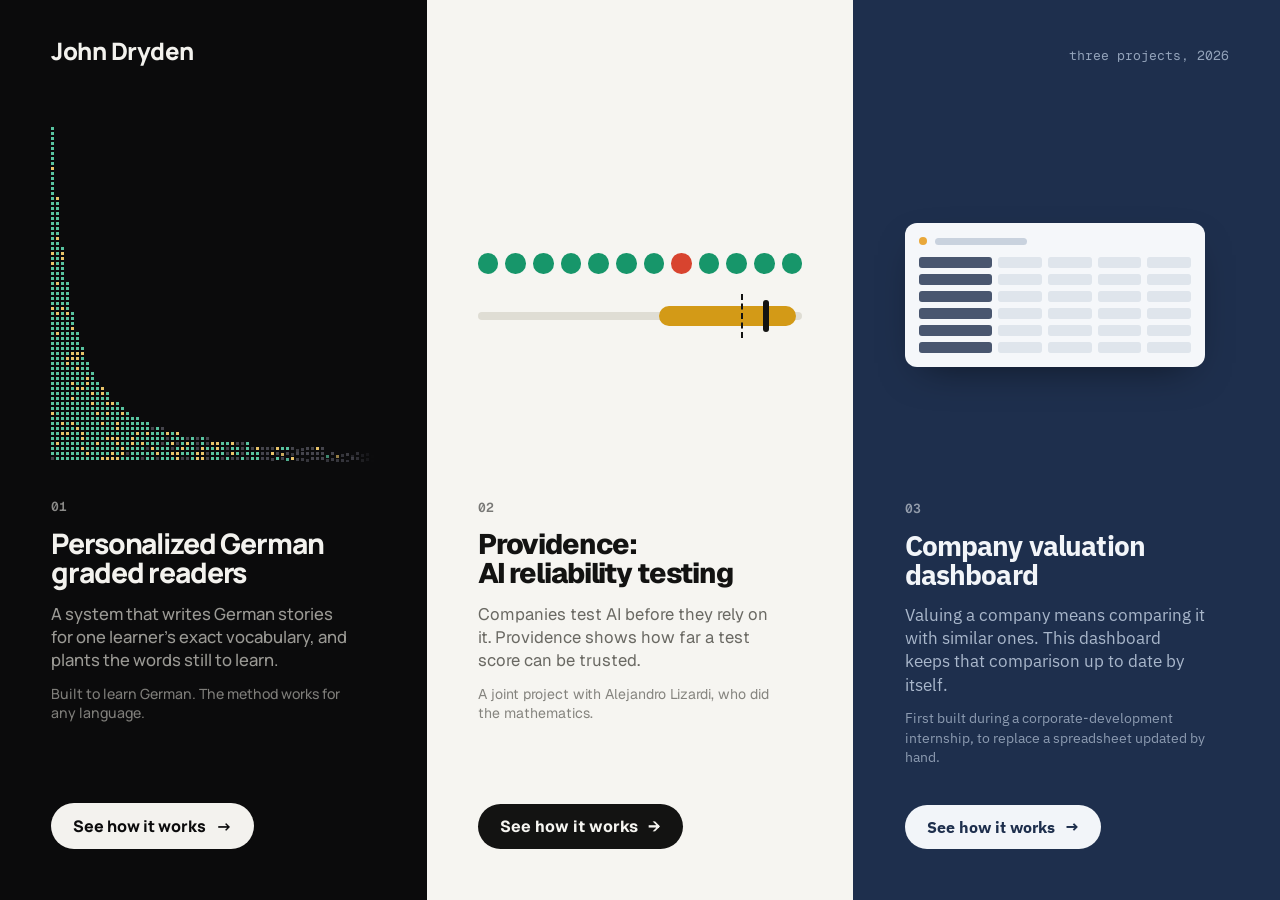
<file: index.html>
<!doctype html>
<html lang="en">
<head>
<meta charset="utf-8">
<meta name="viewport" content="width=device-width, initial-scale=1">
<title>John Dryden</title>
<meta name="description" content="Three projects from 2026: German stories built from the words a learner knows, Providence, a tool that shows how far an AI test score can be trusted, and a dashboard that values a company by comparing it with similar ones.">
<meta property="og:title" content="John Dryden: three projects from 2026">
<meta property="og:description" content="Personalized German graded readers, Providence, and a company valuation dashboard. Each one is a two-minute walkthrough.">
<meta property="og:type" content="website">
<meta property="og:url" content="https://john-dryden.github.io/">
<meta property="og:image" content="https://john-dryden.github.io/og.png">
<meta name="twitter:card" content="summary_large_image">
<link rel="preconnect" href="https://fonts.googleapis.com">
<link rel="preconnect" href="https://fonts.gstatic.com" crossorigin>
<link rel="stylesheet" href="https://fonts.googleapis.com/css2?family=Geist:wght@400;500;700;800&family=Geist+Mono:wght@400;600&family=IBM+Plex+Sans:wght@400;600;700&family=Manrope:wght@500;800&display=swap">
<style>
/* The front door: one half per project, each in the look of its own walkthrough. */
:root { --pad: clamp(20px, 4vw, 56px); --narrow: calc(100vw / 3.16 - 2 * var(--pad));   /* --narrow: the text width of a door at its narrowest (another door hovered) */
  --dark: #0b0b0c; --dark-fg: #f3f2ee; --dark-soft: #9b9a95; --light: #f6f5f1; --ink: #131312; --soft: #6a6963;
  --pass: #17966a; --fail: #d8442f; --open: #d39a17; --ease: cubic-bezier(.2,.7,.2,1); }
* { box-sizing: border-box; }
html, body { height: 100%; }
body { margin: 0; background: var(--dark); font-family: "Geist", "Helvetica Neue", Arial, sans-serif; -webkit-font-smoothing: antialiased; }
.doors { min-height: 100%; display: flex; }
.door { position: relative; flex: 1 1 0; min-width: 0; display: flex; flex-direction: column; padding: var(--pad); padding-top: clamp(84px, 14vh, 130px); text-decoration: none; overflow: hidden; transition: flex-grow .6s var(--ease); }
.door:hover, .door:focus-visible { flex-grow: 1.16; outline: 0; }
.door.de { background: var(--dark); color: var(--dark-fg); font-family: "Manrope", "Helvetica Neue", Arial, sans-serif; }
.door.pv { background: var(--light); color: var(--ink); }
.door.va { background: #1E2F4D; color: #f2f5f9; font-family: "IBM Plex Sans", "Helvetica Neue", Arial, sans-serif; }
.va h2 { font-weight: 700; letter-spacing: -.03em; } .va p { color: #a9b7cb; } .va .go { background: #f2f5f9; color: #1E2F4D; font-weight: 700; }
.art { position: relative; flex: 1 1 0; min-height: 110px; max-height: 46vh; margin-bottom: clamp(22px, 4vh, 40px); pointer-events: none; }
.de .art canvas { position: absolute; inset: 0; width: 100%; height: 100%; }
.door > .num { margin-top: auto; }
.num { font: 600 13px "Geist Mono", ui-monospace, Consolas, monospace; opacity: .55; margin-bottom: 14px; }
h2 { margin: 0; font-weight: 800; font-size: clamp(20px, calc(var(--narrow) / 10.7), 46px); line-height: 1.04; letter-spacing: -.04em; white-space: nowrap; }
.door p { margin: 14px 0 0; font-size: clamp(15px, 1.3vw, 19px); line-height: 1.4; width: min(34ch, var(--narrow)); }
.de p { color: var(--dark-soft); font-weight: 500; } .pv p { color: var(--soft); }
.why { display: block; margin-top: 12px; font-size: clamp(13px, 1.1vw, 15px); opacity: .8; }
.go { display: inline-flex; align-items: center; gap: 10px; margin-top: clamp(20px, 4vh, 36px); font-weight: 800; font-size: 16px; border-radius: 999px; padding: 12px 22px; align-self: flex-start; transition: transform .25s var(--ease); }
.de .go { background: var(--dark-fg); color: var(--dark); } .pv .go { background: var(--ink); color: var(--light); font-weight: 700; }
.go i { font-style: normal; transition: transform .25s var(--ease); } .door:hover .go i, .door:focus-visible .go i { transform: translateX(5px); }

/* the name sits across the top of both halves */
.top { position: fixed; z-index: 2; top: 0; left: 0; right: 0; display: flex; justify-content: space-between; align-items: baseline; padding: clamp(18px, 3vw, 34px) clamp(20px, 4vw, 56px); pointer-events: none; }
.top b { font: 800 clamp(18px, 1.9vw, 24px) "Manrope", sans-serif; letter-spacing: -.02em; color: var(--dark-fg); }
.top span { font: 400 13px "Geist Mono", ui-monospace, Consolas, monospace; color: #93a3ba; }

/* Providence half: twelve answers and the range around their score, narrowing and widening */
.pv .art { display: flex; flex-direction: column; justify-content: center; gap: 22px; }
.qs { display: grid; grid-template-columns: repeat(12, minmax(0, 30px)); gap: 7px; }
.qs i { aspect-ratio: 1; border-radius: 50%; background: var(--pass); } .qs i:nth-child(8) { background: var(--fail); }
.scale { position: relative; height: 40px; }
.scale .track { position: absolute; left: 0; right: 0; top: 16px; height: 8px; border-radius: 4px; background: #dfddd4; }
.scale .range { position: absolute; top: 10px; height: 20px; border-radius: 10px; left: 55.8%; width: 42.4%; background: var(--open); }
.pv.run .scale .range { animation: narrow 5.6s var(--ease) 1; }
.scale .point { position: absolute; top: 4px; left: 89%; width: 6px; height: 32px; margin-left: -3px; border-radius: 3px; background: var(--ink); }
.scale .target { position: absolute; top: -2px; height: 44px; left: 81.25%; border-left: 2px dashed var(--ink); }
/* valuation third: a small table on a light card whose cells fill themselves in */
.va .art { display: flex; flex-direction: column; justify-content: center; }
.mini { width: min(100%, 300px); background: #f5f7fa; border-radius: 12px; padding: 14px; box-shadow: 0 14px 40px -18px rgba(0,0,0,.6); }
.mini-top { display: flex; align-items: center; gap: 8px; margin-bottom: 12px; } .mini-top i { width: 8px; height: 8px; border-radius: 50%; background: #E9A83A; } .va.run .mini-top i { animation: live 5s linear 1; } .mini-top b { height: 7px; width: 34%; border-radius: 4px; background: #c9d2de; }
.cells { display: grid; grid-template-columns: 1.7fr repeat(4, 1fr); gap: 6px; }
.cells i { height: 11px; border-radius: 3px; background: #dfe5ec; } .cells i.name { background: #1E2F4D; opacity: .8; }
.va.run .cells i:not(.name) { animation: fillc 5s linear 1; animation-delay: calc(var(--i) * 45ms); }
@keyframes fillc { 0% { background: #dfe5ec; } 4% { background: #7fb2d6; } 10%, 80% { background: #2C6E9B; } 100% { background: #dfe5ec; } }
@keyframes live { 0%, 8% { background: #E9A83A; } 30%, 84% { background: #2D7A4E; } 100% { background: #E9A83A; } }
@keyframes narrow { 0%, 4% { left: 55.8%; width: 42.4%; background: var(--open); } 34%, 74% { left: 82.6%; width: 8.4%; background: var(--pass); } 100% { left: 55.8%; width: 42.4%; background: var(--open); } }

@media (max-width: 760px) {
  .doors { flex-direction: column; } .door { padding-top: 0; min-height: 50vh; justify-content: flex-end; } .door > .num { margin-top: 0; }
  .door.de { padding-top: 74px; } .door .art { display: none; } .door:hover { flex-grow: 1; } .door { min-height: 0; padding-bottom: 34px; } .door.pv, .door.va { padding-top: 34px; }
  .top span { display: none; } h2 { font-size: 27px; } .door p { width: auto; max-width: 34ch; }
}
@media (prefers-reduced-motion: reduce) { * { transition: none !important; animation: none !important; } }
</style>
</head>
<body>
<header class="top"><b>John Dryden</b><span>three projects, 2026</span></header>
<main class="doors">
  <a class="door de" href="reader/index.html?v=20261116j">
    <div class="art" aria-hidden="true"><canvas id="curve"></canvas></div>
    <span class="num">01</span>
    <h2>Personalized German<br>graded readers</h2>
    <p>A system that writes German stories for one learner's exact vocabulary, and plants the words still to learn.
      <span class="why">Built to learn German. The method works for any language.</span></p>
    <span class="go">See how it works <i>&rarr;</i></span>
  </a>
  <a class="door pv" href="providence/index.html?v=20261116j">
    <div class="art" aria-hidden="true">
      <div class="qs"><i></i><i></i><i></i><i></i><i></i><i></i><i></i><i></i><i></i><i></i><i></i><i></i></div>
      <div class="scale"><div class="track"></div><div class="range"></div><div class="target"></div><div class="point"></div></div>
    </div>
    <span class="num">02</span>
    <h2>Providence:<br>AI reliability testing</h2>
    <p>Companies test AI before they rely on it. Providence shows how far a test score can be trusted.
      <span class="why">A joint project with Alejandro Lizardi, who did the mathematics.</span></p>
    <span class="go">See how it works <i>&rarr;</i></span>
  </a>
  <a class="door va" href="valuation/index.html?v=20261116j">
    <div class="art" aria-hidden="true">
      <div class="mini"><div class="mini-top"><i></i><b></b></div><div class="cells" id="cells"></div></div>
    </div>
    <span class="num">03</span>
    <h2>Company valuation<br>dashboard</h2>
    <p>Valuing a company means comparing it with similar ones. This dashboard keeps that comparison up to date by itself.
      <span class="why">First built during a corporate-development internship, to replace a spreadsheet updated by hand.</span></p>
    <span class="go">See how it works <i>&rarr;</i></span>
  </a>
</main>
<script>
/* The German half: every word as a dot, most common on the left, the way the walkthrough draws it.
   Green = well remembered, amber = fading, dark = not learned yet. A drawing of the idea, not data. */
(function () {   // door 3: the cells of the small table
  var g = document.getElementById("cells"), h = "";
  for (var r = 0; r < 6; r++) for (var c = 0; c < 5; c++) h += c ? '<i style="--i:' + (r * 4 + c) + '"></i>' : '<i class="name"></i>';
  g.innerHTML = h;
})();
(function () {
  /* Drawn straight onto the screen's own pixels: the canvas is always exactly as many pixels as it covers, so it is
     never stretched (a door changes width when any door is hovered), and every dot is a whole number of pixels with
     a whole-pixel gap, at any display scaling or zoom. The picture is laid out once for the widest the door gets;
     a narrower door shows a little less of the tail. */
  var cv = document.getElementById("curve"), cx = cv.getContext("2d"), art = cv.parentNode, door = art.parentNode;
  var G = null, W = 0, H = 0, D = window.devicePixelRatio || 1, t0 = performance.now(), raf = 0;
  var still = window.matchMedia("(prefers-reduced-motion: reduce)").matches; if (still) t0 = -1e6;
  function shape(x) { return 0.012 + 0.988 / Math.pow(1 + x / 0.085, 1.6); }
  function rnd(i) { var s = Math.sin(i * 12.9898) * 43758.5453; return s - Math.floor(s); }
  // what a dot is: 0 not learned yet, 1 fading, 2 well remembered. `changed` holds the dots the animation has changed.
  var COL = ["#45454d", "#e9c46a", "#58c4a0"], RGB = [[69, 69, 77], [233, 196, 106], [88, 196, 160]], NEW = [143, 193, 255], GLOW = [198, 244, 226], changed = {}, moving = {};
  function state(c, r, x) {
    var k = c * 977 + r * 131; if (changed[k]) return changed[k] - 1;
    var known = rnd(k) > Math.pow(Math.max(0, (x - 0.12) / 0.7), 1.5), weak = rnd(k + 7) < 0.1 + x * 0.5;
    return known ? (weak ? 1 : 2) : 0;
  }
  function blend(a, b, t) { return "rgb(" + Math.round(a[0] + (b[0] - a[0]) * t) + "," + Math.round(a[1] + (b[1] - a[1]) * t) + "," + Math.round(a[2] + (b[2] - a[2]) * t) + ")"; }
  /* One cycle: a handful of dots, one after another, slowly brighten above the rest and settle again. Five known
     words glow, one word not learned yet turns the colour of a new word and then green, one fading word is
     refreshed and one other begins to fade, so the picture keeps its balance. Slow and sparse on purpose: the
     first version (some thirty quick white flashes every three seconds) read as glitter. */
  function cycle(done) {
    if (!G || !W || !H || still) { done(); return; }
    var cell = G.cell, rows = Math.floor(H / cell), dark = [], fading = [], firm = [], now = performance.now(), i;
    var seen = Math.min(G.cols, Math.floor((W - G.s) / cell));          // only dots that are on screen right now
    for (var c = 0; c < seen; c++) {
      var x = c / (G.cols - 1), hgt = Math.max(1, Math.round(rows * shape(x)));
      for (var r = 0; r < hgt; r++) { var k = c * 977 + r * 131, st = state(c, r, x); if (moving[k]) continue;
        (st === 0 ? dark : st === 1 ? fading : firm).push([rnd(k + 11 + turn) + (st === 0 ? x * 1.5 : 0), k]); }
    }
    turn += 17;
    var by = function (a, b) { return a[0] - b[0]; }; dark.sort(by); fading.sort(by); firm.sort(by);
    function go(list, n, make) { for (i = 0; i < Math.min(n, list.length); i++) { var m = make(list[i], i); moving[list[i][1]] = m; if (m.to !== m.from) changed[list[i][1]] = m.to + 1; } }
    go(firm, 5, function (f, j) { return { t0: now + 200 + j * 720, from: 2, to: 2, lit: GLOW, up: 700, hold: 600, down: 1500, grow: 1 }; });            // known words, one after another
    if (dark.length > 40) go(dark, 1, function () { return { t0: now + 1500, from: 0, to: 2, lit: NEW, up: 800, hold: 1700, down: 1600, grow: 1 }; });   // a new word
    go(fading, 1, function () { return { t0: now + 2600, from: 1, to: 2, lit: GLOW, up: 800, hold: 500, down: 1500, grow: 1 }; });                        // refreshed
    go(firm.slice(5), 1, function () { return { t0: now + 3200, from: 2, to: 1, lit: RGB[2], up: 1, hold: 200, down: 2400, grow: 0 }; });                 // starting to fade
    if (!raf) raf = requestAnimationFrame(draw);
    setTimeout(done, 6200 + 3000);                                       // the cycle, then a quiet pause before the next one
  }
  var turn = 0;
  function plan() {
    var d = D, cs = getComputedStyle(door), n = door.parentNode.children.length;
    var total = door.parentNode.clientWidth, pad = parseFloat(cs.paddingLeft) + parseFloat(cs.paddingRight);
    var rest = total / n - pad, widest = total * 1.16 / (n - 1 + 1.16) - pad;
    var cell = Math.max(Math.round(5 * d), Math.round(rest * d / 110)), gap = Math.max(2, Math.round(cell * 0.4));
    G = { d: d, cell: cell, s: cell - gap, cols: Math.max(2, Math.floor(widest * d / cell)) };
  }
  function draw() {
    raf = 0; if (!G || !W || !H) return;
    var now = performance.now(), el = now - t0, busy = false, cell = G.cell, s = G.s, gapPx = cell - s, rows = Math.floor(H / cell);
    cx.clearRect(0, 0, W, H);
    for (var c = 0; c < G.cols; c++) {
      var edge = Math.min(1, (W - c * cell - s) / (cell * 5)); if (edge <= 0) break;      // the last few columns fade out at the door's edge
      var x = c / (G.cols - 1), hgt = Math.max(1, Math.round(rows * shape(x)));
      for (var r = 0; r < hgt; r++) {
        var k = c * 977 + r * 131, a = Math.max(0, Math.min(1, (el - x * 700 - rnd(k + 3) * 300) / 500));
        if (a < 1) busy = true; if (!a) continue;
        var st = state(c, r, x), m = moving[k], grow = 0, col = COL[st];
        if (m) {                                  // a dot in the middle of changing: it lights up, holds, then settles
          var t = now - m.t0;
          if (t >= m.up + m.hold + m.down) { delete moving[k]; }
          else if (t >= 0) {
            busy = true;
            var up = Math.min(1, t / m.up), dn = Math.max(0, Math.min(1, (t - m.up - m.hold) / m.down));
            col = dn > 0 ? blend(m.lit, RGB[m.to], dn) : blend(RGB[m.from], m.lit, up);
            grow = m.grow ? Math.round((up - dn) * Math.max(1, gapPx / 2)) : 0;
          } else { busy = true; col = COL[m.from]; }
        }
        cx.globalAlpha = a * edge; cx.fillStyle = col;
        cx.fillRect(c * cell - grow, H - (r + 1) * cell + Math.round((1 - a) * 8 * G.d) - grow, s + 2 * grow, s + 2 * grow);
      }
    }
    cx.globalAlpha = 1; if (busy && !raf) raf = requestAnimationFrame(draw);
  }
  function fit(es) {
    var e = es[0], d = window.devicePixelRatio || 1, w, h;
    if (e.devicePixelContentBoxSize) { w = e.devicePixelContentBoxSize[0].inlineSize; h = e.devicePixelContentBoxSize[0].blockSize; }
    else { w = Math.round(e.contentRect.width * d); h = Math.round(e.contentRect.height * d); }
    if (w !== W || h !== H) { W = w; H = h; cv.width = w; cv.height = h; }
    if (e.contentRect.width > 0) d = w / e.contentRect.width;      // the real number of screen pixels per unit, measured
    if (!G || Math.abs(D - d) > 0.01) { D = d; plan(); }
    draw();
  }
  window.__curveCycle = cycle;
  plan();
  var ro = new ResizeObserver(fit);
  try { ro.observe(art, { box: "device-pixel-content-box" }); } catch (err) { ro.observe(art); }
  window.addEventListener("resize", function () { plan(); draw(); });
})();

/* The three titles start on one line across the page: the text under each title is given the height of the longest of the three. */
(function () {
  var ps = [].slice.call(document.querySelectorAll(".door p"));
  function level() {
    ps.forEach(function (p) { p.style.minHeight = ""; });
    if (window.innerWidth <= 760) return;
    var h = Math.max.apply(null, ps.map(function (p) { return p.getBoundingClientRect().height; }));
    ps.forEach(function (p) { p.style.minHeight = Math.ceil(h) + "px"; });
  }
  level(); window.addEventListener("resize", level); window.addEventListener("load", level);
  if (document.fonts && document.fonts.ready) document.fonts.ready.then(level);
})();

/* Each door's picture moves only while the pointer (or keyboard focus) is on that door. A cycle that has started
   always runs to its end, and a new one starts only if the pointer is still there. Without a mouse it just loops. */
(function () {
  var noHover = window.matchMedia("(hover: none)").matches;
  function wire(door, start) {
    var over = noHover, running = false;
    function run() { if (running || !over) return; running = true; start(function () { running = false; setTimeout(run, 700); }); }
    door.addEventListener("pointerenter", function () { over = true; run(); });
    door.addEventListener("pointerleave", function () { over = noHover; });
    door.addEventListener("focus", function () { over = true; run(); });
    door.addEventListener("blur", function () { over = noHover; });
    if (noHover) setTimeout(run, 1200);
  }
  function cssCycle(door, lastEl) {           // a cycle made of CSS animations: runs while the door has the class, ends with its last element
    return function (done) {
      var end = function (e) { if (e.target !== lastEl) return; lastEl.removeEventListener("animationend", end); door.classList.remove("run"); done(); };
      lastEl.addEventListener("animationend", end); door.classList.add("run");
    };
  }
  var de = document.querySelector(".door.de"), pv = document.querySelector(".door.pv"), va = document.querySelector(".door.va");
  wire(de, function (done) { window.__curveCycle(done); });
  wire(pv, cssCycle(pv, pv.querySelector(".range")));
  wire(va, cssCycle(va, va.querySelector(".cells i:last-child")));
})();
</script>
</body>
</html>
</file>
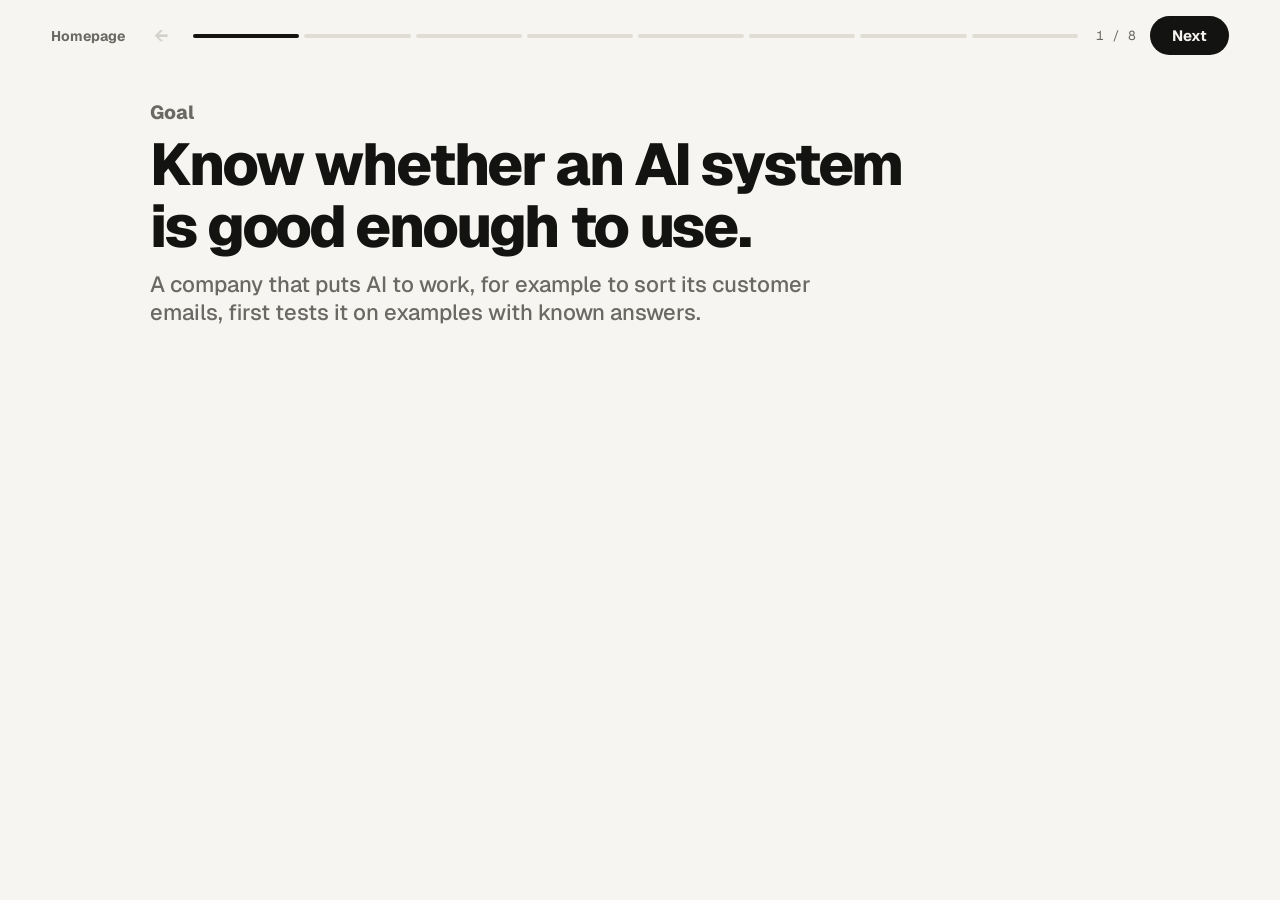
<file: providence/index.html>
<!doctype html>
<html lang="en">
<head>
<meta charset="utf-8">
<meta name="viewport" content="width=device-width, initial-scale=1">
<title>Providence</title>
<meta name="description" content="Providence shows how far an AI test score can be trusted.">
<link rel="preconnect" href="https://fonts.googleapis.com">
<link rel="preconnect" href="https://fonts.gstatic.com" crossorigin>
<link rel="stylesheet" href="https://fonts.googleapis.com/css2?family=Geist:wght@400;500;700;800&family=Geist+Mono:wght@400;600&display=swap">
<link rel="stylesheet" href="prov.css?v=20261116j">
</head>
<body>
<div class="stage" id="stage">
  <header class="bar">
    <a class="home" href="../index.html?v=20261116j" aria-label="Homepage"><span>Homepage</span></a>
    <button class="back" id="back" type="button" aria-label="Previous step">&larr;</button>
    <nav class="rail" id="rail" aria-label="Steps"></nav>
    <span class="count" id="count"></span>
    <button class="next" id="next" type="button">Next</button>
  </header>

  <div class="body">
    <div class="caps" id="caps"></div>

    <div class="viz" id="viz">

      <!-- steps 1-3: goal, problem, solution. Each step adds one line. -->
      <div class="view intro" id="v-intro">
        <div class="row" data-n="1"><span>Goal</span><h2>Know whether an AI system is good enough to use.</h2>
          <p>A company that puts AI to work, for example to sort its customer emails, first tests it on examples with known answers.</p></div>
        <div class="row" data-n="2"><span>Problem</span><h2>A score from a few examples can be luck.</h2>
          <p>11 of 12 correct is 92%. On 12 other examples, the same system could score much lower.</p></div>
        <div class="row" data-n="3"><span>Solution</span><h2>A tool that shows how far a score can be trusted.</h2>
          <p>It is called Providence.</p></div>
      </div>

      <!-- steps 4-6: the example, its score, the range around it, and what more questions do -->
      <div class="view meter" id="v-meter" data-mode="list" data-range="0" data-slider="0">
        <div class="field" id="field">
          <div class="qlist" id="qlist"></div>
          <div class="dots" id="dots" aria-hidden="true"></div>
        </div>
        <div class="readout"><b id="rate">92%</b><span id="frac">11 of 12 correct</span><i class="chip" id="verdict"></i></div>
        <div class="scale">
          <div class="track"></div>
          <div class="range" id="range"></div>
          <div class="point" id="point"></div>
          <div class="target" id="target"><span>target 85%</span></div>
          <span class="end lo" id="lo"></span><span class="end hi" id="hi"></span>
          <div class="ticks" id="ticks"></div>
        </div>
        <label class="slider"><input id="slide" type="range" min="12" max="400" step="4" value="12" aria-label="Number of test emails">
          <span><b id="nq">12</b> test emails</span></label>
      </div>

      <!-- step 7: the same test before and after an update -->
      <div class="view update" id="v-update">
        <div class="urow"><span class="ulabel">Before the update</span><div class="udots" id="uBefore"></div><span class="ufrac">16 of 16 correct</span></div>
        <div class="urow"><span class="ulabel">After the update</span><div class="udots" id="uAfter"></div><span class="ufrac" id="uFrac"></span></div>
        <div class="uverdict"><i class="chip on" id="uChip"></i><span id="uLine"></span></div>
        <label class="slider on"><input id="uSlide" type="range" min="6" max="16" step="1" value="16" aria-label="Correct answers after the update">
          <span>correct after the update: <b id="uN">16</b></span></label>
      </div>

      <!-- step 8: the dashboard, with example data -->
      <div class="view app" id="v-app">
        <div class="app-frame">
          <div class="app-bar"><i></i><i></i><i></i><span>Providence</span><a class="app-home" href="../index.html?v=20261116j">&larr; Homepage</a><button type="button" id="appFull">Full screen</button></div>
          <iframe id="appFrame" title="Providence dashboard, example data" data-src="demo/index.html?v=20261116j" loading="lazy"></iframe>
        </div>
      </div>
    </div>
  </div>
</div>
<script src="stats.js?v=20261116j"></script>
<script src="prov.js?v=20261116j"></script>
</body>
</html>
</file>
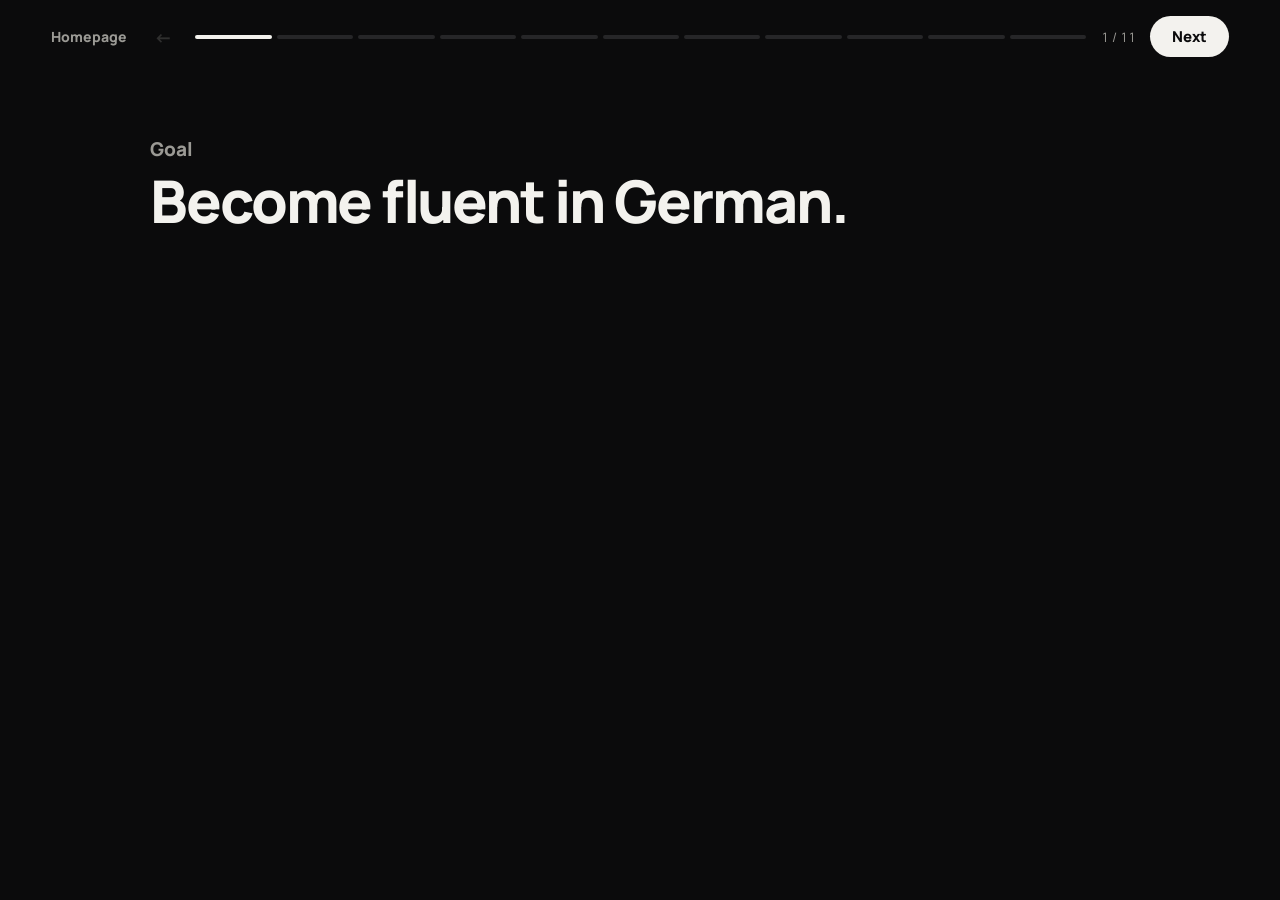
<file: reader/index.html>
<!doctype html>
<html lang="en">
<head>
<meta charset="utf-8">
<meta name="viewport" content="width=device-width, initial-scale=1">
<title>Personalized German graded readers</title>
<meta name="description" content="A system that writes a new German story every day and plants the words that still need learning.">
<link rel="preconnect" href="https://fonts.googleapis.com">
<link rel="preconnect" href="https://fonts.gstatic.com" crossorigin>
<link rel="stylesheet" href="https://fonts.googleapis.com/css2?family=Manrope:wght@500;800&family=Newsreader:opsz,wght@6..72,400;6..72,600&display=swap">
<link rel="stylesheet" href="walk.css?v=20261116j">
</head>
<body>
<div class="stage" id="stage">
  <header class="bar">
    <a class="home" href="../index.html?v=20261116j" aria-label="Homepage"><span>Homepage</span></a>
    <button class="back" id="back" type="button" aria-label="Previous step">&larr;</button>
    <nav class="rail" id="rail" aria-label="Steps"></nav>
    <span class="count" id="count"></span>
    <button class="next" id="next" type="button">Next</button>
  </header>

  <div class="caps" id="caps"></div>

  <div class="viz" id="viz">
    <canvas id="field" aria-hidden="true"></canvas>
    <div class="tip" id="tip" hidden></div>

    <!-- steps: goal, problem, solution. Each step adds one line. -->
    <div class="panel intro" id="intro">
      <div class="row" data-n="1"><span>Goal</span><h2>Become fluent in German.</h2></div>
      <div class="row" data-n="2"><span>Problem</span><h2>The more words you know, the rarer the next ones are.</h2>
        <p>Common words come up constantly, so they stick. Rare ones can go months without coming up.</p></div>
      <div class="row" data-n="3"><span>Solution</span><h2>A new story every day, written to include those rare words.</h2>
        <p>An automated system plants new and half-learned words, so they come up again and again.</p></div>
    </div>

    <!-- step: words in order of how common they are -->
    <div class="axis" id="axis"><span>&larr; most common words</span><span>rarest words &rarr;</span></div>

    <!-- steps: a sentence is assembled -->
    <p class="sentence" id="sentence" lang="de"></p>

    <!-- step: a page of the chapter -->
    <article class="panel page" id="page" lang="de">
      <p class="page-meta" lang="en">Sherlock Holmes · first chapter</p>
      <p>Es war ein glühend heißer Tag im August, so heiß, dass die Baker Street aussah wie ein Backofen, in dem jemand das Brot vergessen hatte. Die Sonne brannte auf die gelben Steine des Hauses gegenüber, und man konnte nicht hinsehen, ohne dass einem die Augen wehtaten. Im Winter standen dieselben Wände im Nebel wie etwas aus einem bösen Traum. Jetzt waren sie einfach nur hell.</p>
      <p>Wir hatten die [t1:Vorhänge] halb zugezogen. Holmes lag auf dem Sofa, zusammengerollt wie eine Katze, und las einen Brief, der mit der Morgenpost gekommen war. Er las ihn zum vierten Mal. Ich saß mit der Zeitung im Sessel und hatte nichts zu tun.</p>
      <p>Die Hitze [t2:machte] [t2:mir] [t2:nichts] aus. Ich war Militärarzt in Indien gewesen, und wer dort einen Sommer überlebt hat, dem [t3:macht] ein Londoner August nichts mehr [t3:aus]. Aber die Zeitung war langweilig. Das Parlament hatte Sommerpause. Wer es sich leisten konnte, hatte die Stadt verlassen und war ans Meer oder aufs Land gefahren, und ich wäre gern mitgefahren, aber mein Konto gab den nötigen Betrag nicht her. Ich ließ den Urlaub ausfallen und sagte mir, dass ich ihn im September [new:nachholen] würde. Das sagt man sich.</p>
    </article>

    <!-- step: the real reader -->
    <div class="panel app" id="app">
      <div class="app-frame">
        <div class="app-bar"><i></i><i></i><i></i><span>Lesezimmer</span><a class="app-home" href="../index.html?v=20261116j">&larr; Homepage</a><button type="button" id="appFull">Full screen</button></div>
        <iframe id="appFrame" title="Lesezimmer, the reader" data-src="../lesezimmer/index.html?v=20261116j" loading="lazy"></iframe>
      </div>
    </div>
  </div>
</div>

<script src="words.js?v=20261116j"></script>
<script src="walk.js?v=20261116j"></script>
</body>
</html>
</file>
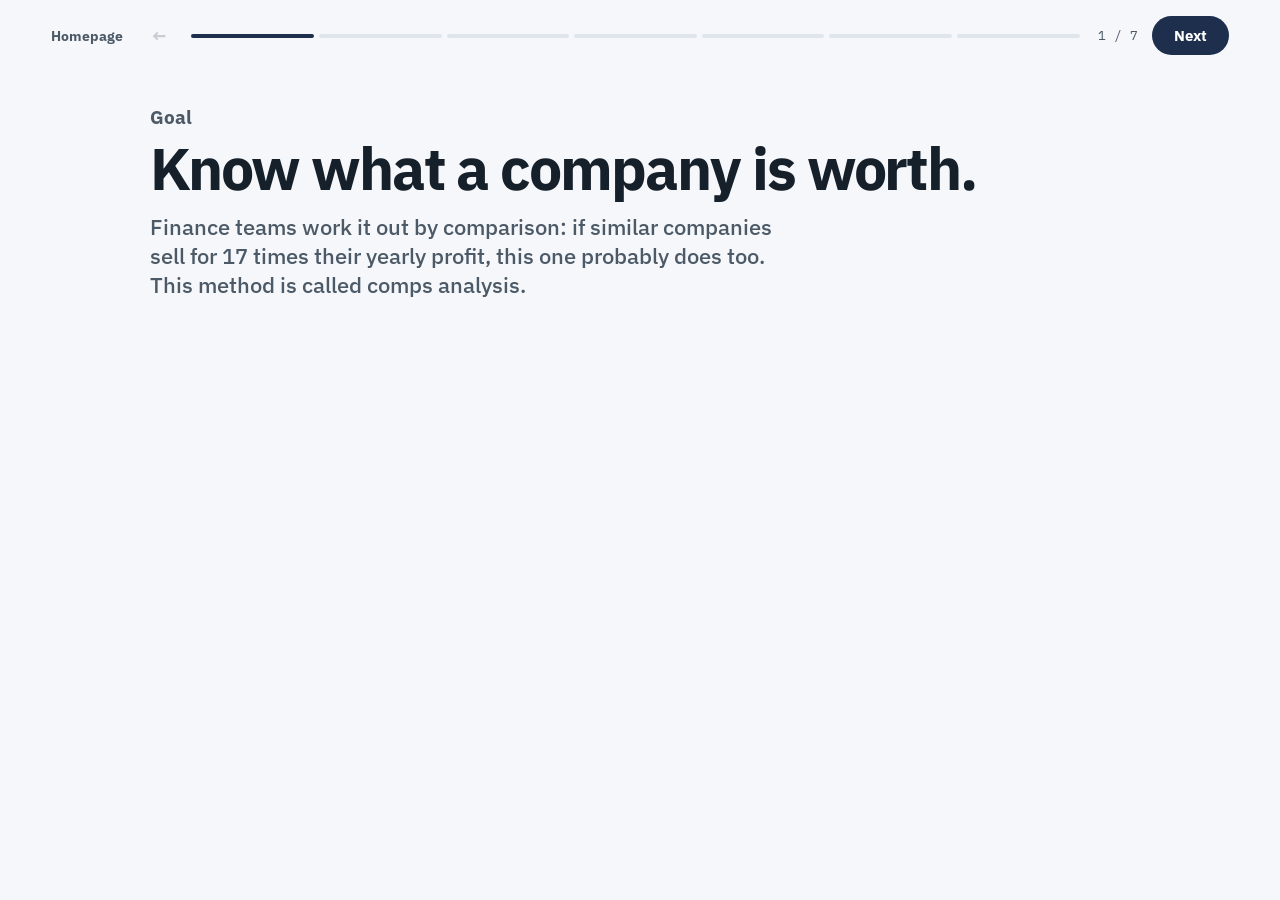
<file: valuation/index.html>
<!doctype html>
<html lang="en">
<head>
<meta charset="utf-8">
<meta name="viewport" content="width=device-width, initial-scale=1">
<title>Company valuation dashboard</title>
<meta name="description" content="A dashboard that keeps a company valuation up to date by itself. It replaced a spreadsheet that was updated by hand.">
<link rel="preconnect" href="https://fonts.googleapis.com">
<link rel="preconnect" href="https://fonts.gstatic.com" crossorigin>
<link rel="stylesheet" href="https://fonts.googleapis.com/css2?family=IBM+Plex+Mono:wght@400;600&family=IBM+Plex+Sans:wght@400;500;600;700&display=swap">
<link rel="stylesheet" href="val.css?v=20261116j">
</head>
<body>
<div class="stage" id="stage">
  <header class="bar">
    <a class="home" href="../index.html?v=20261116j" aria-label="Homepage"><span>Homepage</span></a>
    <button class="back" id="back" type="button" aria-label="Previous step">&larr;</button>
    <nav class="rail" id="rail" aria-label="Steps"></nav>
    <span class="count" id="count"></span>
    <button class="next" id="next" type="button">Next</button>
  </header>

  <div class="caps" id="caps"></div>

  <div class="viz" id="viz">
    <!-- steps 1-3: goal, problem, solution. Each step adds one line. -->
    <div class="view intro" id="v-intro">
      <div class="row" data-n="1"><span>Goal</span><h2>Know what a company is worth.</h2>
        <p>Finance teams work it out by comparison: if similar companies sell for 17 times their yearly profit, this one probably does too. This method is called comps analysis.</p></div>
      <div class="row" data-n="2"><span>Problem</span><h2>The comparison lived in one Excel file, updated by hand.</h2>
        <p>Share prices and forecasts change all the time. Every change meant typing new numbers into the file.</p></div>
      <div class="row" data-n="3"><span>Solution</span><h2>A dashboard that pulls the figures in by itself.</h2>
        <p>52 companies, always current, with the analysis built in.</p></div>
    </div>

    <!-- steps 4-5: the same table, first as the spreadsheet typed by hand, then as the dashboard filling itself -->
    <div class="view sheet" id="v-sheet">
      <div class="win" id="win" data-mode="before">
        <div class="chrome">
          <div class="ch xl"><span class="xl-ic" aria-hidden="true"></span><b>Comps.xlsx</b><span class="tally"><b id="tallyA">0</b> of 52 companies updated</span></div>
          <div class="ch db"><i class="gdot"></i><b>US Exchanges</b><span class="pill">9 of 52 companies shown</span><span class="chip" id="chip"><i></i><span><b id="tallyB">0</b> of 52 updated automatically</span></span></div>
        </div>
        <div class="fx"><span class="fx-ref" id="fxRef">B2</span><span class="fx-i">fx</span><span class="fx-v" id="fxVal"></span></div>
        <div class="grid" id="grid"></div>
      </div>
    </div>

    <!-- step 6: what the same figures feed, named after the dashboard's own tabs -->
    <div class="view extras" id="v-extras">
      <div class="card" data-k="1"><span class="tab">Analysis &amp; charts</span>
        <div class="card-v" id="chart"></div>
        <p>Each dot is a company. Above the line: expensive for how fast it grows.</p></div>
      <div class="card" data-k="2"><span class="tab">Valuation tool</span>
        <div class="card-v vt">
          <div class="vt-strip" id="strip"></div>
          <div class="vt-sum"><span>a company's yearly profit</span><b>$1.0bn</b><span>&times; the median of similar companies</span><b id="vtMed"></b><span>= what it is worth</span><b class="big" id="vtOut"></b></div>
        </div>
        <p>Enter any company's figures and it is valued against similar companies.</p></div>
      <div class="card" data-k="3"><span class="tab">Filings</span>
        <div class="card-v fl" id="filings"></div>
        <p>Every company's source documents, one click away.</p></div>
    </div>

    <!-- step 7: the dashboard itself -->
    <div class="view app" id="v-app">
      <div class="app-frame">
        <div class="app-bar"><i></i><i></i><i></i><span>Comparable Company Analysis</span><a class="app-home" href="../index.html?v=20261116j">&larr; Homepage</a><button type="button" id="appFull">Full screen</button></div>
        <iframe id="appFrame" title="Comparable company analysis dashboard" data-src="dashboard/index.html?v=20261116j" loading="lazy"></iframe>
      </div>
    </div>
  </div>
</div>
<script src="val.js?v=20261116j"></script>
</body>
</html>
</file>
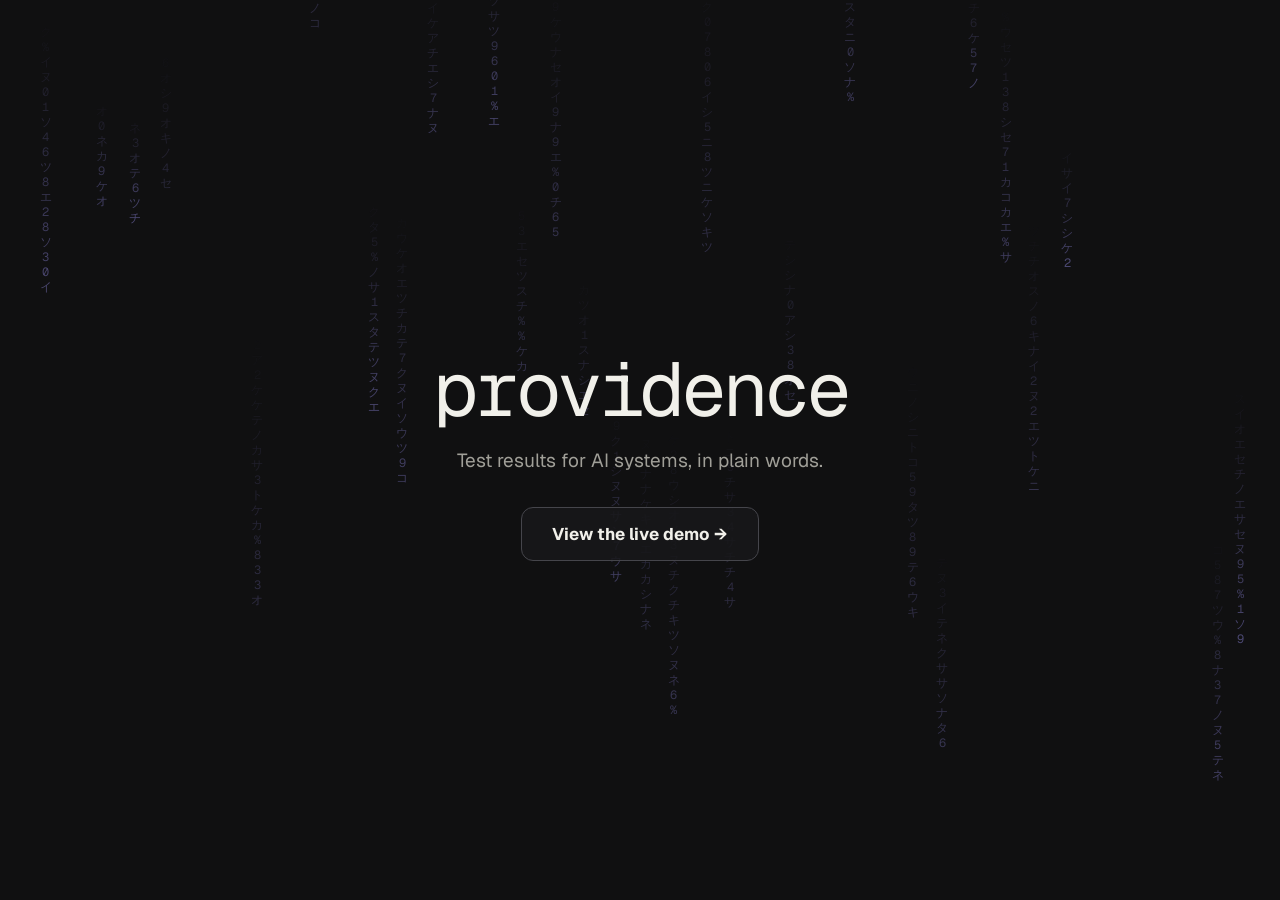
<file: providence/demo/index.html>
<!doctype html>
<html lang="en">
<head>
<meta charset="utf-8">
<meta name="viewport" content="width=device-width, initial-scale=1">
<title>Providence, example dashboard</title>
<link rel="preconnect" href="https://fonts.googleapis.com">
<link rel="preconnect" href="https://fonts.gstatic.com" crossorigin>
<link rel="stylesheet" href="https://fonts.googleapis.com/css2?family=Geist:wght@400;500;700;800&family=Geist+Mono:wght@400;600&display=swap">
<style>
/* A small demo of what a Providence dashboard shows, with example data and plain-English verdicts.
   Every range, verdict and "how many more questions" figure is computed by ../stats.js. */
:root {
  color-scheme: dark;
  --bg: #101011; --panel: #18181a; --panel2: #1f1f22; --line: #2b2b2f; --fg: #f1f0ea; --soft: #a09f98; --faint: #6b6a65;
  --pass: #2fb586; --fail: #ea6450; --open: #e3ac33;
  --font: "Geist", "Helvetica Neue", Arial, sans-serif; --mono: "Geist Mono", ui-monospace, Consolas, monospace;
}
* { box-sizing: border-box; }
html, body { height: 100%; }
html { scrollbar-color: #3a3a3e transparent; scrollbar-width: thin; }
body { margin: 0; background: var(--bg); color: var(--fg); font-family: var(--font); -webkit-font-smoothing: antialiased; }
button { font: inherit; color: inherit; cursor: pointer; }
:focus-visible { outline: 2px solid var(--fg); outline-offset: 3px; }

/* entry screen */
.gate { position: fixed; inset: 0; z-index: 5; display: grid; place-items: center; background: var(--bg); transition: opacity .6s ease; }
.gate.gone { opacity: 0; visibility: hidden; transition: opacity .6s ease, visibility 0s .6s; }
.gate canvas { position: absolute; inset: 0; width: 100%; height: 100%; }
/* after "View the live demo": the button and the line step back and the falling text takes over for a moment */
.gate-box p, .enter { transition: opacity .3s ease, background-color .2s ease, border-color .2s ease, transform .15s ease; }
.gate.loading .gate-box p, .gate.loading .enter { opacity: 0; pointer-events: none; }
.gate.loading .word { text-shadow: 0 0 28px var(--bg), 0 0 12px var(--bg); }
.gate-box { position: relative; text-align: center; padding: 24px; }
.word { font: 400 clamp(40px, 7vw, 76px) var(--mono); letter-spacing: -.06em; margin: 0; }
.gate p { margin: 10px 0 34px; color: var(--soft); font-size: clamp(15px, 1.6vw, 19px); }
.enter { border: 1px solid #45454b; background: rgba(24,24,26,.86); border-radius: 12px; padding: 15px 30px; font-weight: 700; font-size: 17px; transition: background-color .2s ease, border-color .2s ease, transform .15s ease; }
.enter:hover { background: #26262a; border-color: #6a6a72; transform: translateY(-1px); }

/* dashboard */
.dash { min-height: 100%; display: flex; flex-direction: column; }
.top { display: flex; align-items: center; gap: 14px; padding: 16px clamp(16px, 4vw, 40px); border-bottom: 1px solid var(--line); }
.logout { margin-left: auto; background: none; border: 1px solid var(--line); border-radius: 8px; padding: 6px 14px; font-size: 13px; font-weight: 700; color: var(--soft); transition: color .2s ease, border-color .2s ease; } .logout:hover { color: var(--fg); border-color: #55555c; }
.top b { font: 400 22px var(--mono); letter-spacing: -.06em; } .top span { font: 400 12px var(--mono); color: var(--faint); border: 1px solid var(--line); border-radius: 999px; padding: 3px 10px; }
main { flex: 1; width: min(1060px, 100%); margin: 0 auto; padding: clamp(18px, 4vh, 40px) clamp(16px, 4vw, 40px) 60px; }
h1 { margin: 0; font-size: clamp(26px, 3.4vw, 38px); font-weight: 800; letter-spacing: -.035em; }
.sub { margin: 8px 0 0; color: var(--soft); font-size: 17px; }
.chip { display: inline-block; font-style: normal; font-weight: 700; font-size: 13px; padding: 5px 11px; border-radius: 999px; color: #0d0d0e; background: var(--open); white-space: nowrap; }
.chip.pass { background: var(--pass); } .chip.fail { background: var(--fail); }

.cards { display: grid; grid-template-columns: repeat(auto-fit, minmax(270px, 1fr)); gap: 16px; margin-top: clamp(18px, 4vh, 34px); }
.card { text-align: left; background: var(--panel); border: 1px solid var(--line); border-radius: 16px; padding: 22px; display: flex; flex-direction: column; gap: 10px; transition: border-color .2s ease, transform .2s ease, background-color .2s ease; }
.card:hover { border-color: #55555c; background: var(--panel2); transform: translateY(-2px); }
.card h2 { margin: 0; font-size: 22px; font-weight: 800; letter-spacing: -.02em; } .card .does { color: var(--soft); font-size: 15px; min-height: 2.6em; }
.card .mini { display: flex; gap: 6px; margin: 6px 0 2px; } .card .mini i { width: 14px; height: 14px; border-radius: 50%; background: var(--open); } .card .mini i.pass { background: var(--pass); } .card .mini i.fail { background: var(--fail); }
.card .sum { color: var(--soft); font-size: 14px; } .card .open { margin-top: 6px; font-weight: 700; font-size: 14px; }
.card .ver { font: 400 12px var(--mono); color: var(--faint); }

.backlink { background: none; border: 0; padding: 0; color: var(--soft); font-size: 14px; margin-bottom: 14px; } .backlink:hover { color: var(--fg); }
.head { display: flex; flex-wrap: wrap; align-items: flex-end; gap: 12px 24px; }
.tabs { margin-left: auto; display: flex; gap: 4px; background: var(--panel); border: 1px solid var(--line); border-radius: 10px; padding: 4px; }
.tabs button { border: 0; background: none; border-radius: 7px; padding: 6px 12px; font: 600 13px var(--mono); color: var(--soft); } .tabs button.on { background: var(--fg); color: #0d0d0e; }
.banner { margin-top: 20px; display: flex; align-items: center; gap: 14px; background: var(--panel); border: 1px solid var(--line); border-radius: 14px; padding: 16px 18px; font-size: 17px; }
.tests { margin-top: 16px; display: grid; gap: 10px; }
.test { background: var(--panel); border: 1px solid var(--line); border-radius: 14px; padding: 16px 18px; display: grid; grid-template-columns: minmax(0, 1.1fr) 92px minmax(0, 1.25fr) 124px; gap: 6px 18px; align-items: center; }
.test h3 { margin: 0; font-size: 17px; font-weight: 700; letter-spacing: -.01em; } .test .what { color: var(--soft); font-size: 13px; margin-top: 2px; }
.test .frac { font-size: 14px; color: var(--soft); font-variant-numeric: tabular-nums; white-space: nowrap; }
.test .chipcell { text-align: right; }
.bar { position: relative; height: 34px; }
.bar .track { position: absolute; left: 0; right: 0; top: 14px; height: 6px; border-radius: 3px; background: #2a2a2e; }
.bar .range { position: absolute; top: 9px; height: 16px; border-radius: 8px; background: var(--open); opacity: .9; } .bar .range.pass { background: var(--pass); } .bar .range.fail { background: var(--fail); }
.bar .point { position: absolute; top: 5px; width: 4px; height: 24px; margin-left: -2px; border-radius: 2px; background: var(--fg); }
.bar .target { position: absolute; top: 0; height: 34px; border-left: 2px dashed #8c8b85; }
.test .why { grid-column: 1 / -1; font-size: 14px; color: var(--soft); border-top: 1px solid var(--line); padding-top: 10px; margin-top: 6px; }
.test .why b { color: var(--fail); font-weight: 700; } .test .why span { display: block; } .test .why span + span { margin-top: 4px; }
.legend { margin-top: 16px; display: flex; flex-wrap: wrap; gap: 6px 22px; font-size: 13px; color: var(--faint); }
.legend i { display: inline-block; vertical-align: -2px; margin-right: 7px; } .legend .l-range { width: 22px; height: 10px; border-radius: 5px; background: var(--open); } .legend .l-point { width: 4px; height: 14px; border-radius: 2px; background: var(--fg); } .legend .l-target { width: 0; height: 14px; border-left: 2px dashed #8c8b85; }
@media (max-width: 760px) {
  .test { grid-template-columns: 1fr auto; } .test .bar { grid-column: 1 / -1; order: 3; } .test .frac { order: 2; grid-column: 1; } .test .chipcell { order: 1; }
  .test .name { order: 0; } .test .why { order: 4; } .tabs { margin-left: 0; }
}
@media (prefers-reduced-motion: reduce) { * { transition: none !important; } }
</style>
</head>
<body>
<div class="gate" id="gate">
  <canvas id="rain" aria-hidden="true"></canvas>
  <div class="gate-box">
    <h1 class="word">providence</h1>
    <p>Test results for AI systems, in plain words.</p>
    <button class="enter" id="enter" type="button">View the live demo &rarr;</button>
  </div>
</div>

<div class="dash">
  <header class="top"><b>providence</b><span>example data</span><button class="logout" id="logout" type="button">Log out</button></header>
  <main id="main"></main>
</div>

<script src="../stats.js?v=20261116j"></script>
<script>
(function () {
  "use strict";
  var S = window.PStats, main = document.getElementById("main");

  // ---------------------------------------------------------------- example data
  // Each test: name, what it checks, target, and [correct, questions] for every version.
  var SYSTEMS = [
    { id: "sorter", name: "Email sorter", does: "Sends each customer email to the right team.", versions: ["1.0", "1.1", "1.2", "1.3"], tests: [
      ["Picks the right team", "Shipping, returns, billing, account or sales.", .85, [[16, 16], [16, 16], [9, 16], [13, 16]]],
      ["Reads order numbers", "The order number is found and copied without mistakes.", .85, [[7, 8], [7, 8], [7, 8], [8, 8]]],
      ["Spots urgent emails", "Emails that need an answer today are flagged.", .85, [[11, 12], [11, 12], [11, 12], [12, 12]]],
      ["Recognises complaints", "A complaint is never filed as a simple question.", .85, [[30, 30], [30, 30], [30, 30], [30, 30]]],
      ["Handles emails in German", "German emails are sorted as well as English ones.", .80, [[24, 24], [24, 24], [24, 24], [24, 24]]],
      ["Keeps spam out", "Advertising and spam do not reach any team.", .85, [[48, 50], [48, 50], [48, 50], [48, 50]]]
    ] },
    { id: "invoice", name: "Invoice reader", does: "Pulls totals, dates and suppliers out of invoices.", versions: ["2.4"], tests: [
      ["Reads the total", "The amount matches the invoice.", .90, [[196, 200]]],
      ["Reads the date", "Day, month and year are correct.", .90, [[291, 300]]],
      ["Finds the supplier", "The company name matches the records.", .90, [[191, 200]]]
    ] },
    { id: "summary", name: "Meeting summarizer", does: "Writes a summary after each call.", versions: ["0.9"], tests: [
      ["Mentions every decision", "Nothing that was agreed is missing.", .85, [[18, 20]]],
      ["Invents nothing", "Every statement was said in the call.", .85, [[19, 20]]],
      ["Stays under one page", "The summary fits the length limit.", .85, [[15, 15]]]
    ] }
  ];

  // ---------------------------------------------------------------- reading the numbers
  var LO = 20;
  function pos(f) { return (Math.max(LO, Math.min(100, f * 100)) - LO) / (100 - LO) * 100; }
  function pct(f) { return Math.round(f * 100) + "%"; }
  function num(n) { return n.toLocaleString("en-US"); }
  function luck(p) { var x = Math.round(p * 100); return p < 0.01 ? "less than 1 time in 100" : "about " + x + " times in 100"; }
  var LABEL = { pass: "Passes", "open-pass": "Probably passes", "open-fail": "Probably fails", fail: "Fails" };
  function tone(v) { return v === "pass" ? "pass" : v === "fail" || v === "open-fail" ? "fail" : ""; }

  function read(sys, vi) {                               // everything shown for one version of one system
    var prevP = [], tests = sys.tests.map(function (t) {
      var k = t[3][vi][0], n = t[3][vi][1], w = S.wilson(k, n), v = S.verdict(k, n, t[2]), need = S.needed(k, n, t[2]);
      var o = { name: t[0], what: t[1], target: t[2], k: k, n: n, lo: w[0], hi: w[1], v: v, more: need == null ? null : need - n };
      if (vi > 0) { o.pk = t[3][vi - 1][0]; o.pn = t[3][vi - 1][1]; o.p = S.fisher(o.pk, o.pn, k, n); prevP.push(o.p); }
      return o;
    });
    if (vi > 0) { var adj = S.holm(prevP); tests.forEach(function (o, i) { o.flag = adj[i] < 0.05 && o.k / o.n < o.pk / o.pn; }); }
    tests.forEach(function (o, i) {                      // a test that was flagged in the version before: say whether it has recovered
      if (vi > 1 && !o.flag) o.after = read1(sys, vi - 1, i) && o.k / o.n > o.pk / o.pn;
    });
    var bad = tests.filter(function (o) { return o.v === "fail" || o.v === "open-fail"; }), open = tests.filter(function (o) { return o.v === "open-pass"; });
    var status = bad.length ? "fail" : open.length ? "open" : "pass";
    return { tests: tests, status: status, bad: bad, open: open };
  }
  function read1(sys, vi, ti) {                          // was test ti flagged as a real drop in version vi?
    if (vi < 1) return false;
    var ps = sys.tests.map(function (t) { return S.fisher(t[3][vi - 1][0], t[3][vi - 1][1], t[3][vi][0], t[3][vi][1]); }), adj = S.holm(ps), t = sys.tests[ti][3];
    return adj[ti] < 0.05 && t[vi][0] / t[vi][1] < t[vi - 1][0] / t[vi - 1][1];
  }
  var STATUS = { pass: "Ready", open: "Needs more test questions", fail: "Not ready" };
  function plural(n, w) { return n + " " + w + (n === 1 ? "" : "s"); }
  function sentence(r) {
    if (r.status === "pass") return "Every test passes, with enough questions to be sure.";
    if (r.status === "open") return plural(r.open.length, "test") + (r.open.length === 1 ? " looks" : " look") + " fine, but with too few questions to be sure.";
    return "“" + r.bad[0].name + "” is below its target" + (r.bad.length > 1 ? ", and so " + (r.bad.length === 2 ? "is 1 more test" : "are " + (r.bad.length - 1) + " more tests") : "") + ".";
  }
  function why(o, ver, prevVer) {
    var out = [], t = pct(o.target);
    if (o.v === "pass") out.push("Even at the low end of the range (" + pct(o.lo) + "), it is above the " + t + " target.");
    if (o.v === "fail") out.push("Even at the high end of the range (" + pct(o.hi) + "), it is below the " + t + " target.");
    if (o.v === "open-pass") out.push(plural(o.n, "question") + (o.n === 1 ? " is" : " are") + " too few to be sure." + (o.more ? " About " + num(o.more) + " more would settle it." : ""));
    if (o.v === "open-fail") out.push("Below the " + t + " target, but " + plural(o.n, "question") + " are too few to be sure." + (o.more ? " About " + num(o.more) + " more would settle it." : ""));
    if (o.flag) out.push("<b>Real drop.</b> It was " + o.pk + " of " + o.pn + " in version " + prevVer + ". Chance alone would cause a drop this size " + luck(o.p) + ".");
    else if (o.after) out.push("Up from " + o.pk + " of " + o.pn + " in version " + prevVer + (o.p >= 0.05 ? ", but a rise this size could be chance (" + luck(o.p) + ")." : ". A rise this size is unlikely to be chance."));
    return out.map(function (s) { return "<span>" + s + "</span>"; }).join("");
  }

  // ---------------------------------------------------------------- pages
  function overview() {
    var h = "<h1>AI systems</h1><p class='sub'>Each one is tested before a new version goes live.</p><div class='cards'>";
    SYSTEMS.forEach(function (sys, i) {
      var vi = sys.versions.length - 1, r = read(sys, vi);
      h += "<button class='card' type='button' data-sys='" + i + "'><span class='ver'>version " + sys.versions[vi] + "</span><h2>" + sys.name + "</h2><span class='does'>" + sys.does + "</span>" +
        "<span><i class='chip " + (r.status === "open" ? "" : r.status) + "'>" + STATUS[r.status] + "</i></span>" +
        "<span class='mini'>" + r.tests.map(function (o) { return "<i class='" + tone(o.v) + "' title='" + o.name + "'></i>"; }).join("") + "</span>" +
        "<span class='sum'>" + sentence(r) + "</span><span class='open'>Open &rarr;</span></button>";
    });
    main.innerHTML = h + "</div>";
    [].forEach.call(main.querySelectorAll(".card"), function (c) { c.addEventListener("click", function () { detail(+c.getAttribute("data-sys")); }); });
    window.scrollTo(0, 0);
  }
  function detail(si, vi) {
    var sys = SYSTEMS[si]; if (vi == null) vi = sys.versions.length - 1; var r = read(sys, vi);
    var h = "<button class='backlink' type='button' id='backlink'>&larr; All systems</button><div class='head'><div><h1>" + sys.name + "</h1><p class='sub'>" + sys.does + "</p></div>";
    if (sys.versions.length > 1) h += "<div class='tabs' role='tablist' aria-label='Version'>" + sys.versions.map(function (v, i) { return "<button type='button' data-v='" + i + "' class='" + (i === vi ? "on" : "") + "'>v" + v + "</button>"; }).join("") + "</div>";
    h += "</div><div class='banner'><i class='chip " + (r.status === "open" ? "" : r.status) + "'>" + STATUS[r.status] + "</i><span>Version " + sys.versions[vi] + ". " + sentence(r) + "</span></div><div class='tests'>";
    r.tests.forEach(function (o) {
      var c = o.v === "pass" ? " pass" : o.v === "fail" ? " fail" : "";
      h += "<section class='test'><div class='name'><h3>" + o.name + "</h3><div class='what'>" + o.what + "</div></div><div class='frac'>" + o.k + " of " + o.n + " correct</div>" +
        "<div class='bar'><div class='track'></div><div class='range" + c + "' style='left:" + pos(o.lo) + "%;width:" + (pos(o.hi) - pos(o.lo)) + "%'></div><div class='target' style='left:" + pos(o.target) + "%'></div><div class='point' style='left:" + pos(o.k / o.n) + "%'></div></div>" +
        "<div class='chipcell'><i class='chip " + tone(o.v) + "'>" + LABEL[o.v] + "</i></div><div class='why'>" + why(o, sys.versions[vi], sys.versions[vi - 1]) + "</div></section>";
    });
    h += "</div><div class='legend'><span><i class='l-point'></i>score</span><span><i class='l-range'></i>range the real rate could be in</span><span><i class='l-target'></i>target</span></div>";
    main.innerHTML = h;
    document.getElementById("backlink").addEventListener("click", overview);
    [].forEach.call(main.querySelectorAll(".tabs button"), function (b) { b.addEventListener("click", function () { detail(si, +b.getAttribute("data-v")); }); });
    window.scrollTo(0, 0);
  }
  overview();

  // ---------------------------------------------------------------- entry screen: falling characters
  var gate = document.getElementById("gate"), cv = document.getElementById("rain"), cx = cv.getContext("2d"), cols = [], timer = 0, GL = "アイウエオカキクケコサシスセソタチツテトナニヌネノ0123456789%";
  function size() {
    var d = Math.min(window.devicePixelRatio || 1, 2); cv.width = cv.clientWidth * d; cv.height = cv.clientHeight * d; cx.setTransform(d, 0, 0, d, 0, 0);
    cols = []; for (var x = 14; x < cv.clientWidth; x += 30) if (Math.random() < 0.62) cols.push(drop(x, true));
  }
  function drop(x, anywhere) {
    var len = 6 + (Math.random() * 14 | 0), g = []; for (var i = 0; i < len; i++) g.push(GL[Math.random() * GL.length | 0]);
    return { x: x + (Math.random() * 8 - 4), y: anywhere ? Math.random() * cv.clientHeight : -len * 15, v: 0.5 + Math.random() * 1.1, g: g, a: 0.16 + Math.random() * 0.3 };
  }
  function draw() {
    cx.clearRect(0, 0, cv.clientWidth, cv.clientHeight); cx.font = "12px 'Geist Mono', Consolas, monospace"; cx.textAlign = "center";
    cols.forEach(function (c, i) {
      c.y += c.v; if (Math.random() < 0.03) c.g[Math.random() * c.g.length | 0] = GL[Math.random() * GL.length | 0];
      for (var j = 0; j < c.g.length; j++) { cx.fillStyle = "rgba(150,142,235," + (c.a * (1 - j / c.g.length)).toFixed(3) + ")"; cx.fillText(c.g[j], c.x, c.y - j * 15); }
      if (c.y - c.g.length * 15 > cv.clientHeight) cols[i] = drop(c.x, false);
    });
  }
  size(); draw();
  if (!window.matchMedia("(prefers-reduced-motion: reduce)").matches) timer = setInterval(draw, 50);
  window.addEventListener("resize", function () { if (!gate.classList.contains("gone")) { size(); draw(); } });
  var moving = !window.matchMedia("(prefers-reduced-motion: reduce)").matches;
  /* "View the live demo": the loading screen of the real dashboard, which shows the same falling text again from
     the top. This is that drawing, taken from its source (MatrixCanvas in alejlizardi/providence-dashboard,
     src/brand/marks.tsx) and not redesigned: one column every 13px, all falling at the same speed, each a bright
     head with a trail that fades out, so a curtain comes down the screen and then single streaks keep falling.
     The original moves 0.4 rows a frame; here it is stepped 120 times a second whatever the display, which is the
     pace John saw it at. Nothing is loading. A click skips it. */
  var raining = 0, endRain = null;
  function burst() {
    if (raining) return;
    if (!moving) { gate.classList.add("gone"); clearInterval(timer); return; }
    clearInterval(timer); gate.classList.add("loading");
    var w = cv.clientWidth, h = cv.clientHeight, fs = 13, TICK = 1000 / 120, CH = "01ﾊﾐﾋｰｳｼﾅﾓﾆｻﾜｲｸｺｿﾁ<>/=*+|";
    var drops = [], n = Math.max(1, Math.floor(w / fs)), i;
    for (i = 0; i < n; i++) drops.push(Math.random() * -40);
    var fill = (h / fs + 40) * 2.5 * TICK;                         // when the last column has reached the bottom
    var t0 = performance.now(), last = t0, owed = 0, LEN = Math.min(4200, fill + 1200), OUT = 700, stopAt = LEN;
    endRain = function () { stopAt = Math.min(stopAt, performance.now() - t0); };
    function tick() {                                              // one frame of the original
      cx.fillStyle = "rgba(16,16,17,0.11)"; cx.fillRect(0, 0, w, h);
      cx.font = fs + "px 'Geist Mono', Consolas, monospace"; cx.textAlign = "left";
      for (var i = 0; i < drops.length; i++) {
        var x = i * fs, y = drops[i] * fs;
        cx.fillStyle = "rgba(154,160,255,0.46)"; cx.fillText(CH[Math.random() * CH.length | 0], x, y);          // the original draws at 0.92 on a layer shown at half strength
        cx.fillStyle = "rgba(124,132,255,0.15)"; cx.fillText(CH[Math.random() * CH.length | 0], x, y - fs);
        if (y > h && Math.random() > 0.972) drops[i] = Math.random() * -16;
        drops[i] += 0.4;
      }
    }
    (function frame(now) {
      var el = now - t0; owed += Math.min(100, now - last); last = now;
      for (var k = 0; owed >= TICK && k < 12; k++) { tick(); owed -= TICK; }
      if (el >= stopAt && !gate.classList.contains("gone")) gate.classList.add("gone");   // the dashboard fades in under the rain
      if (el < stopAt + OUT) raining = requestAnimationFrame(frame);
      else { raining = 0; endRain = null; cx.clearRect(0, 0, w, h); gate.classList.remove("loading"); }
    })(t0);
  }
  gate.addEventListener("click", function (e) { if (endRain && e.target.id !== "enter") endRain(); });
  document.getElementById("enter").addEventListener("click", burst);
  // "Log out" leads back to the entry screen
  document.getElementById("logout").addEventListener("click", function () { overview(); cancelAnimationFrame(raining); raining = 0; endRain = null; gate.classList.remove("gone", "loading"); size(); draw(); clearInterval(timer); if (moving) timer = setInterval(draw, 50); });
  if (/[?&]open/.test(location.search)) { gate.classList.add("gone"); clearInterval(timer); var m = /[?&]sys=(\d)(?:&v=(\d))?/.exec(location.search); if (m) detail(+m[1], m[2] == null ? undefined : +m[2]); }
})();
</script>
</body>
</html>
</file>
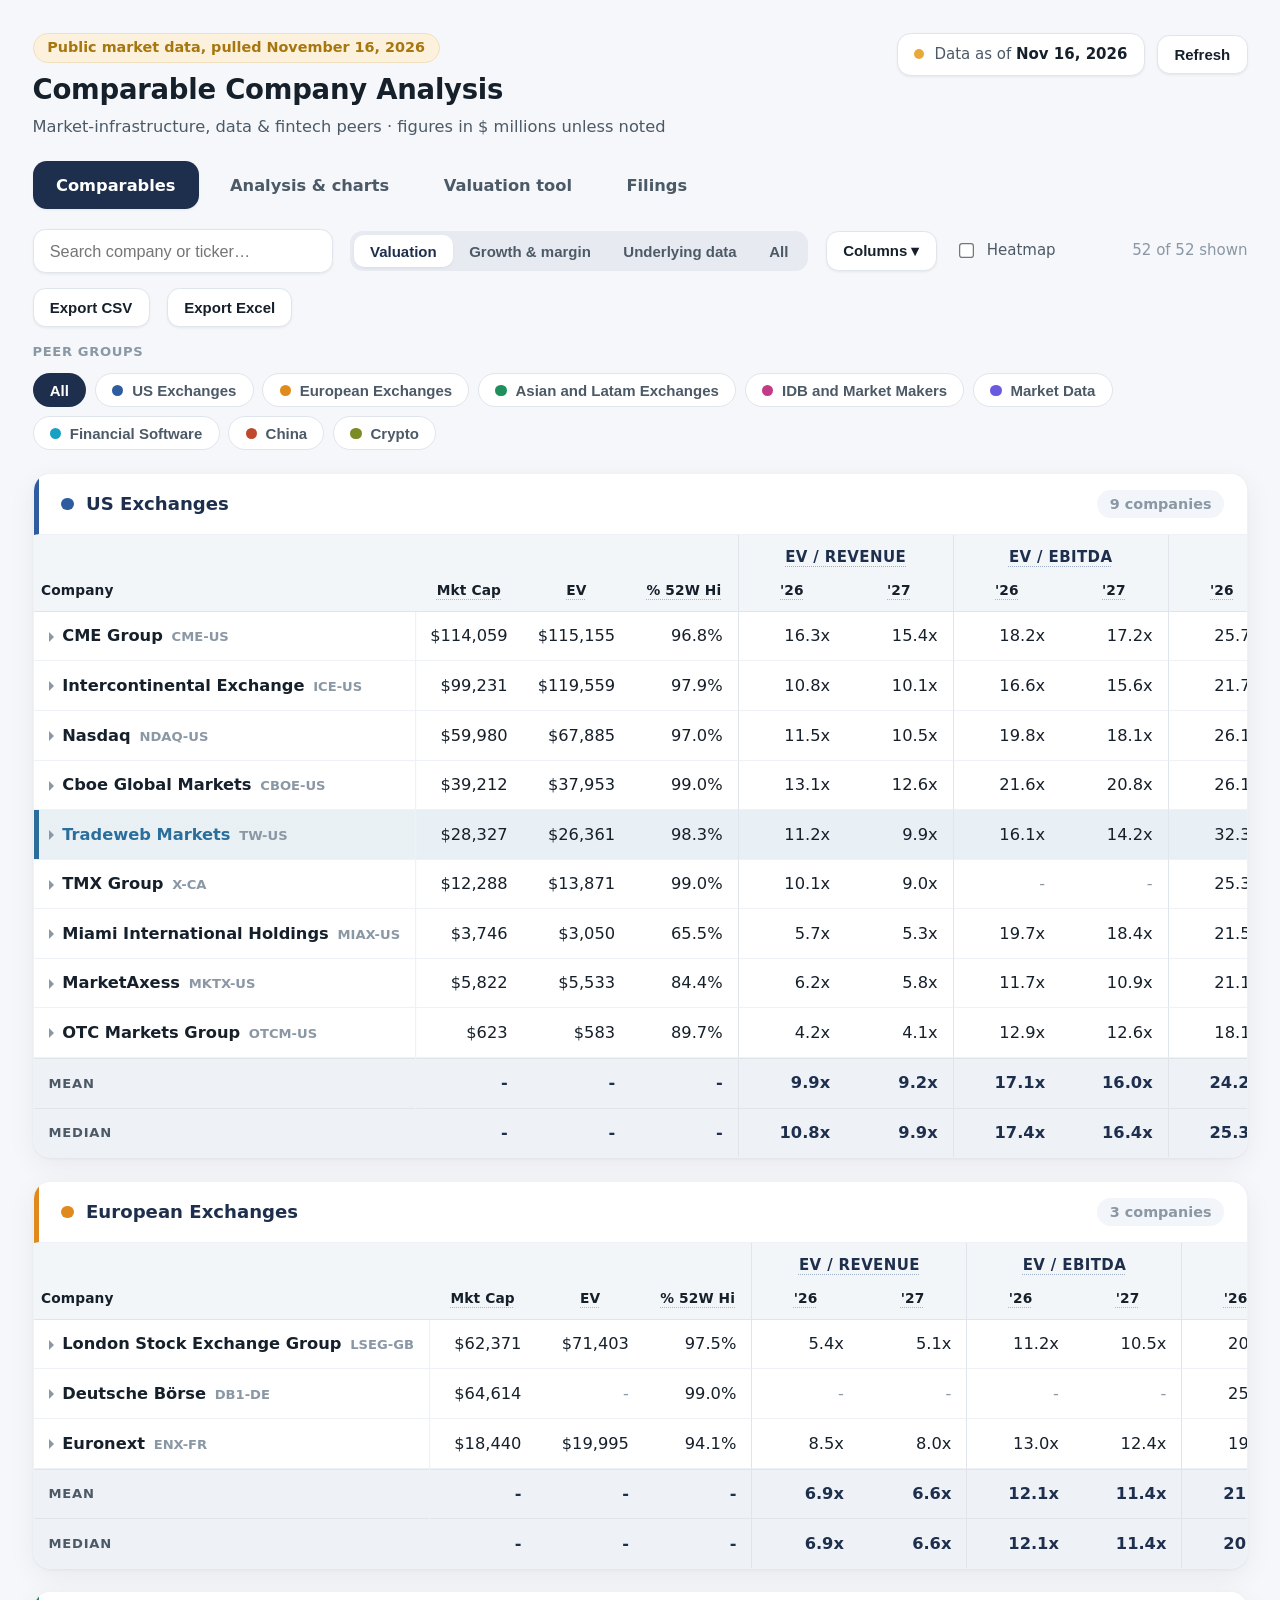
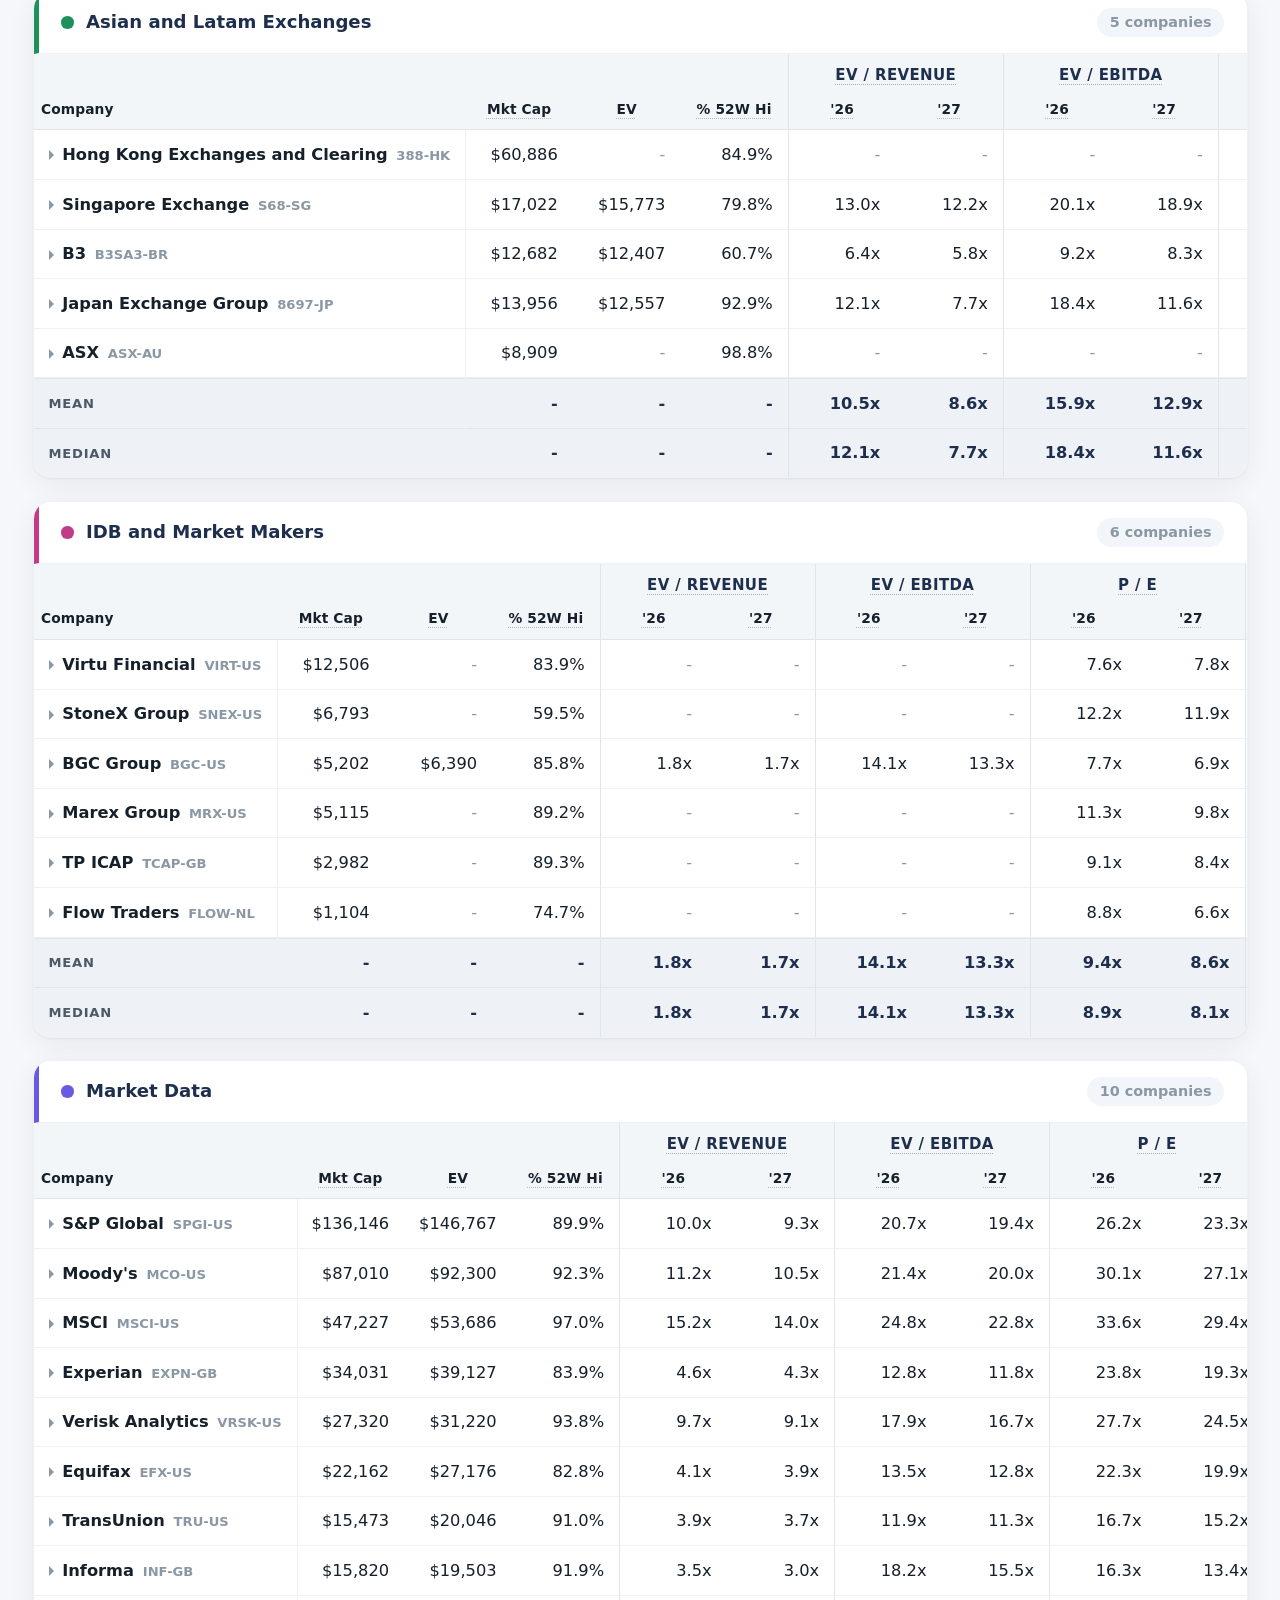
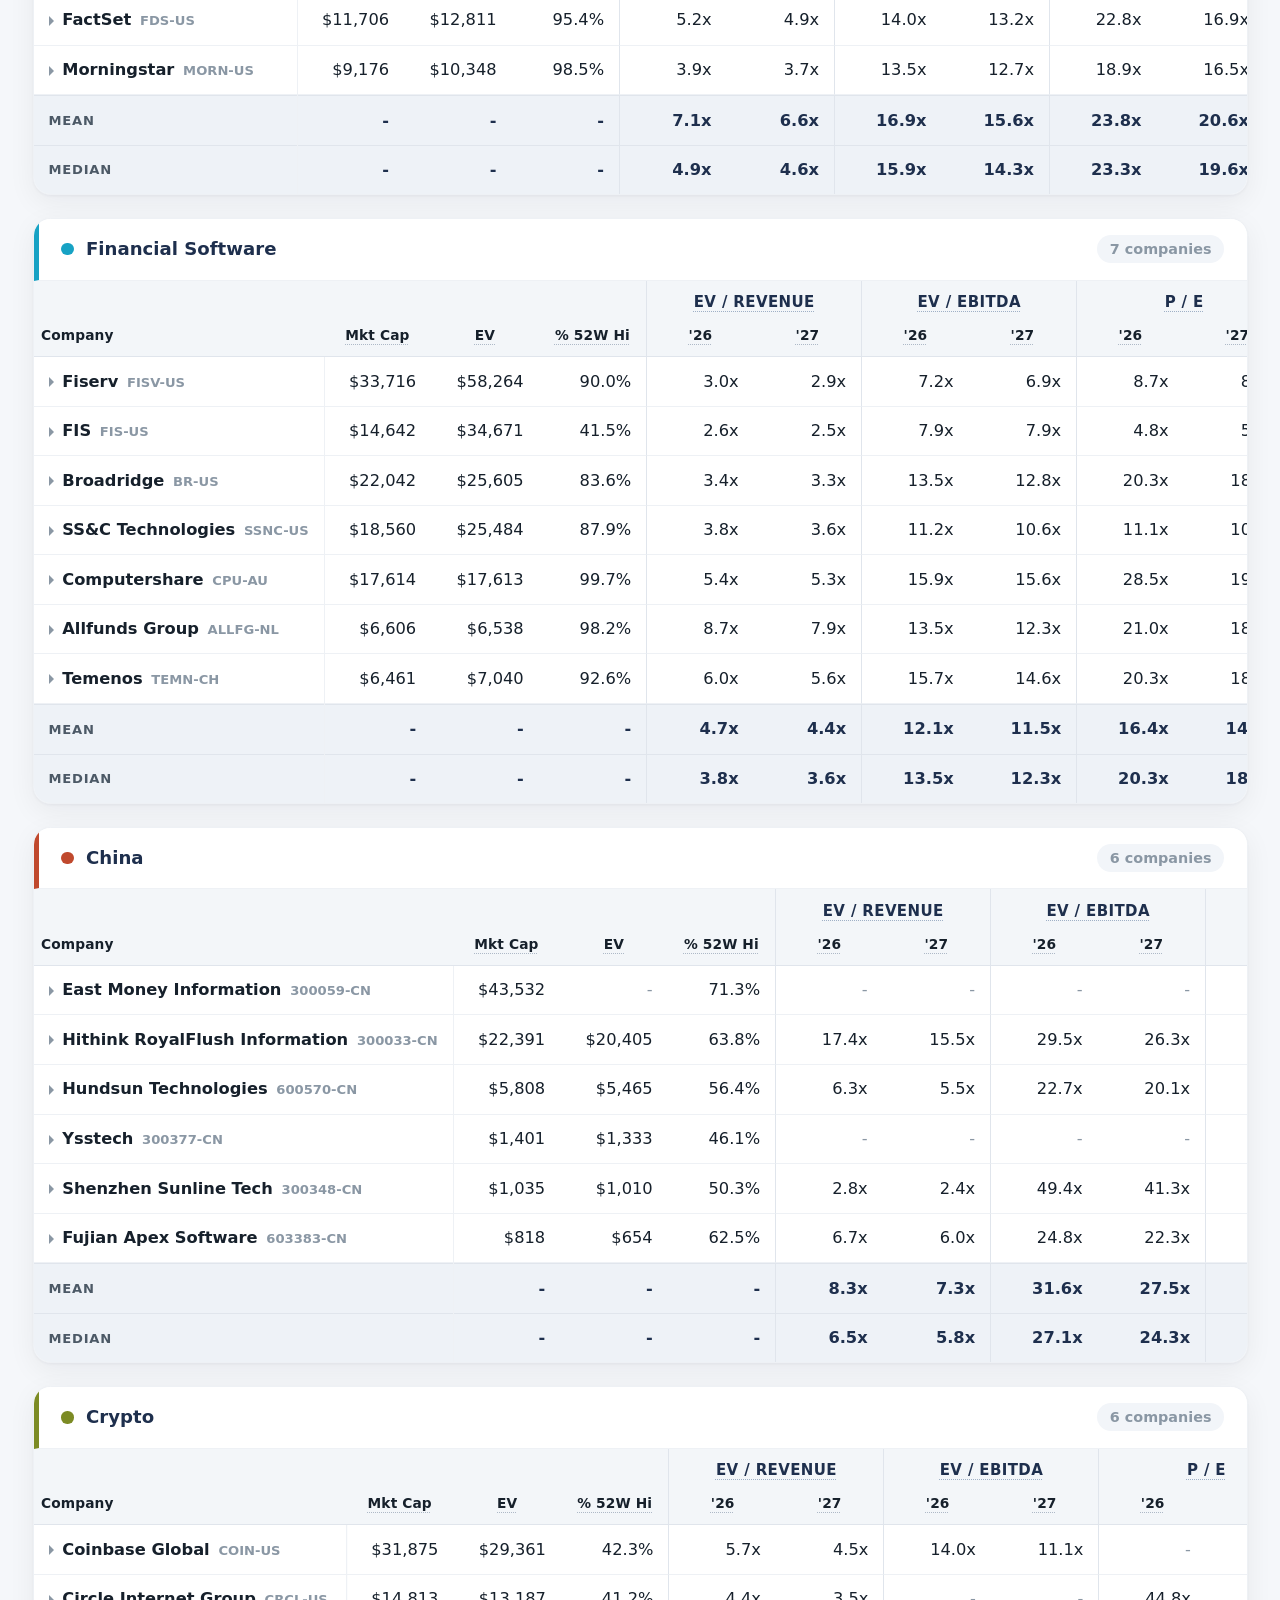
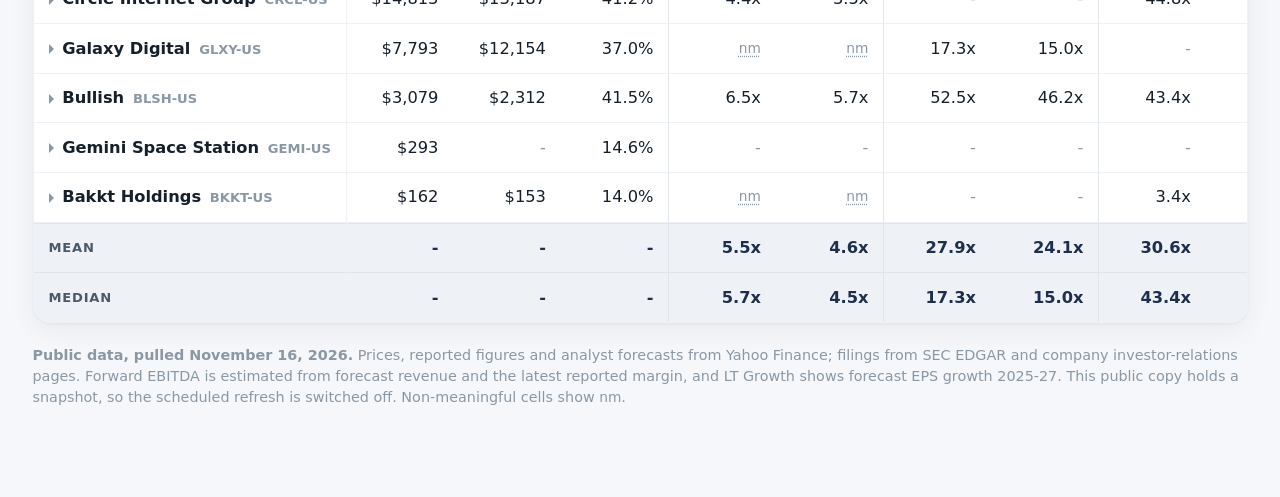
<file: valuation/dashboard/index.html>
<!DOCTYPE html>
<html lang="en">
<head>
<!-- Self-contained build. Comps Dashboard, public-data snapshot written by tools/build_comps_dashboard.py. -->
<meta charset="utf-8" />
<meta name="viewport" content="width=device-width, initial-scale=1" />
<title>Comparable Company Analysis</title>
<style>
:root{
  --page:#f5f7fa; --card:#ffffff;
  --ink:#16202b; --ink-2:#4c5966; --ink-3:#8a97a4;
  --line:#eef1f5; --line-2:#e0e5ec;
  --navy:#1E2F4D; --blue:#2C6E9B; --green:#2D7A4E; --berry:#A63A6E; --amber:#E9A83A; --cyan:#2BA5C8;
  --accent:#2C6E9B; --accent-bg:#e9f2f8; --accent-2:#eff6fb;
  --good:#2D7A4E; --good-bg:#e7f2ec; --warn:#a8760f; --warn-bg:#fbf1dd; --bad:#a63a6e; --bad-bg:#f8e8f0;
  --home:#2C6E9B; --home-bg:rgba(44,110,155,.10); --home-line:#2C6E9B;
  --c-us:#2F5C9E; --c-eu:#E08A1E; --c-asia:#1F8F5B; --c-idb:#C23B87;
  --c-md:#6A5AE0; --c-fs:#17A2C4; --c-cn:#C0492D; --c-crypto:#7C8B24;
  --radius:14px; --radius-sm:9px;
  --shadow:0 1px 2px rgba(1,17,40,.04),0 6px 22px rgba(1,17,40,.06);
  --shadow-sm:0 1px 2px rgba(1,17,40,.06);
}
*{box-sizing:border-box}
html,body{margin:0}
/* Present at 100% what the design looked like at 125% browser zoom: a uniform 1.25x baked in at the
   root, so every dimension (fonts, padding, column widths, charts, vh/vw units) scales together exactly
   as browser zoom would, without touching individual values. */
html{zoom:1.25}
body{background:var(--page);color:var(--ink);font-family:"Segoe UI Variable Display","Segoe UI",system-ui,-apple-system,Roboto,sans-serif;font-size:13px;line-height:1.45;padding:26px 26px 60px}

/* Header */
.head{display:flex;align-items:flex-start;gap:20px;margin-bottom:18px}
.head h1{font-size:22px;font-weight:650;margin:0;letter-spacing:-.2px}
.head .sub{margin:4px 0 0;color:var(--ink-2);font-size:13px}
.head .demo-note{display:inline-block;font-size:11.5px;font-weight:650;color:var(--warn);background:var(--warn-bg);border:1px solid #f0e0bd;border-radius:20px;padding:3px 11px;margin-bottom:6px}
.head-right{margin-left:auto;display:flex;align-items:center;gap:10px}
.chip{display:inline-flex;align-items:center;gap:8px;background:var(--card);border:1px solid var(--line-2);border-radius:11px;padding:8px 13px;box-shadow:var(--shadow-sm);color:var(--ink-2);font-size:12px}
.chip .dot{width:8px;height:8px;border-radius:50%;background:var(--amber)}
.chip .dot.live{background:var(--good)}
.chip b{color:var(--ink);font-weight:650}
.btn{border:1px solid var(--line-2);background:var(--card);color:var(--ink);border-radius:10px;padding:8px 13px;font-size:12px;font-weight:650;cursor:pointer;box-shadow:var(--shadow-sm)}
.btn:hover{border-color:var(--accent);color:var(--accent)}

/* Tabs */
.tabs{display:flex;gap:6px;margin-bottom:16px}
.tab{padding:9px 18px;border-radius:11px;font-size:13px;font-weight:650;color:var(--ink-2);cursor:pointer;border:1px solid transparent}
.tab:hover{background:#e9edf3}
.tab.active{background:var(--navy);color:#fff;box-shadow:var(--shadow-sm)}
/* Popover (column chooser) */
.pop-wrap{position:relative}
.popover{position:absolute;top:40px;left:0;z-index:40;background:var(--card);border:1px solid var(--line-2);border-radius:12px;box-shadow:var(--shadow);padding:12px;width:280px;max-height:340px;overflow:auto}
.popover h5{margin:0 0 8px;font-size:11px;text-transform:uppercase;letter-spacing:.4px;color:var(--ink-3)}
.popover .pop-item{display:flex;align-items:center;gap:8px;padding:4px 3px;font-size:12px;color:var(--ink);cursor:pointer;border-radius:6px}
.popover .pop-item:hover{background:var(--accent-2)}
.popover .pop-actions{display:flex;gap:8px;margin-top:10px;border-top:1px solid var(--line);padding-top:9px}
.popover .pop-actions a{font-size:12px;color:var(--accent);cursor:pointer;font-weight:600}
.sel-row{display:flex;align-items:center;gap:9px}
/* chart company picker popover (collapsible groups, like the valuation peer-set picker) */
#regCoPop{width:320px}
.popover .pop-search{width:100%;box-sizing:border-box;margin-bottom:8px;padding:8px 11px;border:1px solid var(--line-2);border-radius:9px;font-size:12.5px;background:var(--card)}
/* filings tab */
.flist{padding:4px 0}
.frow{display:flex;align-items:center;gap:14px;padding:11px 18px;border-bottom:1px solid var(--line);flex-wrap:wrap}
.frow:last-child{border-bottom:0}
.fco{min-width:210px;flex:0 0 auto}
.fco .co-name{font-weight:650;color:var(--ink)}
.fdocs{display:flex;align-items:center;gap:8px;flex-wrap:wrap}
.fdoc{font-size:11.5px;font-weight:650;text-decoration:none;padding:4px 11px;border-radius:20px;border:1px solid var(--line-2);white-space:nowrap}
.fdoc.k{color:var(--navy);background:#eef3f8;border-color:#d5e2ee}
.fdoc.q{color:var(--good);background:#eef6f0;border-color:#d3e7da}
.fdoc:hover{filter:brightness(.97);text-decoration:underline}
.fhub{font-size:11.5px;font-weight:650;color:var(--accent);text-decoration:none;white-space:nowrap;margin-left:2px}
.fhub:hover{text-decoration:underline}
.fnote{font-size:12px;color:var(--ink-3)}
.flink{font-size:11.5px;font-weight:650;color:var(--accent);text-decoration:none;white-space:nowrap;cursor:pointer}
.flink:hover{text-decoration:underline}
.p-flink{margin-left:auto;background:var(--accent-bg);padding:4px 11px;border-radius:20px}
.popover .pop-grp{display:flex;align-items:center;gap:7px;margin:10px 0 4px;font-size:10px;text-transform:uppercase;letter-spacing:.5px;color:var(--ink-2);font-weight:700}
.popover .pop-grp:first-of-type{margin-top:4px}
.popover .pop-grp .cd{width:9px;height:9px;border-radius:50%;flex:0 0 auto}

/* Number inputs */
input.num{width:130px;padding:8px 10px;border:1px solid var(--line-2);border-radius:9px;font-size:13px;font-variant-numeric:tabular-nums}

/* Valuation peer-set picker (collapsible groups) */
#vtSearch{margin-top:10px;width:280px;max-width:100%;padding:9px 13px;border:1px solid var(--line-2);border-radius:10px;font-size:13px;background:var(--card)}
.picker{border:1px solid var(--line-2);border-radius:10px;overflow:auto;padding:4px;margin-top:12px}
.pgroup{border-bottom:1px solid var(--line)}
.pgroup:last-child{border-bottom:0}
.pg-head{width:100%;display:flex;align-items:center;gap:8px;background:transparent;border:0;cursor:pointer;padding:9px 8px;font-size:12.5px;font-weight:650;color:var(--ink);text-align:left;border-radius:8px}
.pg-head:hover{background:var(--accent-2)}
.pg-head .gdot{width:9px;height:9px;border-radius:50%;flex:0 0 auto}
.pg-head .pg-name{flex:1}
.pg-caret{width:0;height:0;border-left:5px solid var(--ink-3);border-top:5px solid transparent;border-bottom:5px solid transparent;transition:transform .12s;flex:0 0 auto}
.pgroup.open .pg-caret{transform:rotate(90deg)}
.pg-tag{font-size:10.5px;font-weight:700;padding:2px 9px;border-radius:20px}
.pg-tag.none{background:#eef1f5;color:var(--ink-3)}
.pg-tag.some{background:var(--accent-2);color:var(--accent)}
.pg-tag.all{background:var(--good-bg);color:var(--good)}
.pg-body{padding:0 8px 8px}
.pg-body label{display:flex;align-items:center;gap:8px;font-size:12.5px;padding:5px 8px;border-radius:6px;cursor:pointer;width:100%}
.pg-body label:hover{background:var(--accent-2)}
.pg-body input{accent-color:var(--accent);cursor:pointer}
.btn.sm{padding:6px 11px;font-size:11.5px}

/* Valuation output */
.vt-cards{display:grid;grid-template-columns:repeat(auto-fit,minmax(210px,1fr));gap:14px;margin-top:6px}
.vt-card{border:1px solid var(--line);border-radius:var(--radius-sm);padding:14px 16px;background:var(--card)}
.vt-card .m{font-size:11px;text-transform:uppercase;letter-spacing:.4px;color:var(--ink-3);font-weight:700}
.vt-card .v{font-size:22px;font-weight:700;color:var(--navy);margin:5px 0 2px;font-variant-numeric:tabular-nums}
.vt-card .s{font-size:11.5px;color:var(--ink-2)}
.vt-range{margin-top:14px;padding:14px 16px;border-radius:var(--radius-sm);background:var(--accent-2);border:1px solid #cfe4f1}
.vt-range .rl{font-size:12px;color:var(--ink-2)}
.vt-range .rv{font-size:19px;font-weight:700;color:var(--navy);font-variant-numeric:tabular-nums}
svg .bar-h{stroke:#fff;stroke-width:1}
svg .box{fill-opacity:.25;stroke-width:1.5}
svg .whisk{stroke-width:1.5}
svg .medline{stroke-width:2.5}

/* Toolbar */
.toolbar{display:flex;align-items:center;gap:12px 14px;flex-wrap:wrap;margin-bottom:12px}
.toolbar input[type=search]{flex:0 0 240px;padding:9px 13px;border:1px solid var(--line-2);border-radius:10px;font-size:13px;background:var(--card);box-shadow:var(--shadow-sm)}
.seg{display:inline-flex;background:#e7ebf1;border-radius:10px;padding:3px}
.seg button{border:0;background:transparent;padding:6px 13px;border-radius:8px;font-size:12px;font-weight:650;color:var(--ink-2);cursor:pointer}
.seg button.on{background:var(--card);color:var(--navy);box-shadow:var(--shadow-sm)}
.chk{display:inline-flex;align-items:center;gap:6px;font-size:12px;color:var(--ink-2);cursor:pointer;user-select:none}
.toolbar .spacer{flex:1}
.count{font-size:12px;color:var(--ink-3)}

/* Chips (multi-select) */
.chips-row{display:flex;align-items:center;gap:10px;margin-bottom:18px;flex-wrap:wrap}
.chips-label{font-size:10.5px;text-transform:uppercase;letter-spacing:.5px;color:var(--ink-3);font-weight:700}
.chips{display:flex;gap:7px;flex-wrap:wrap}
.chip-btn{border:1.5px solid var(--line-2);background:var(--card);border-radius:20px;padding:6px 13px;font-size:12px;font-weight:650;color:var(--ink-2);cursor:pointer;display:inline-flex;align-items:center;gap:7px;transition:.12s}
.chip-btn:hover{border-color:var(--ink-3)}
.chip-btn .cd{width:9px;height:9px;border-radius:50%}
.chip-btn.on{color:#fff;border-color:transparent}
.chip-btn.on .cd{background:rgba(255,255,255,.9) !important}

/* Group card */
.group{background:var(--card);border:1px solid var(--line);border-radius:var(--radius);box-shadow:var(--shadow);margin-bottom:18px;overflow:hidden}
.group-head{display:flex;align-items:center;gap:10px;padding:13px 18px;border-bottom:1px solid var(--line);border-left:4px solid var(--navy);background:var(--card)}
.group-head .gdot{width:10px;height:10px;border-radius:50%}
.group-head h2{font-size:14.5px;font-weight:700;margin:0;color:var(--navy)}
.group-head .g-count{margin-left:auto;font-size:11.5px;color:var(--ink-3);background:#f2f5f9;padding:3px 10px;border-radius:20px;font-weight:600}

/* Table */
.table-wrap{overflow-x:auto}
table{border-collapse:separate;border-spacing:0;width:100%;white-space:nowrap}
table th{background:#f3f6f9;color:var(--ink);font-weight:600;font-size:11px;letter-spacing:.1px;padding:8px 6px;text-align:center;white-space:normal;vertical-align:bottom;border-bottom:1px solid var(--line-2)}
thead th.grp{color:var(--ink-3);text-align:center;font-size:9.5px;text-transform:uppercase;letter-spacing:.6px;font-weight:700;padding:9px 8px 2px;border-bottom:0}
thead th.grp.gl{color:var(--navy);text-align:center;font-size:12px;letter-spacing:.3px;border-bottom:0}
/* equal-width data columns */
table th:not(.name-col):not(.grp),tbody td:not(.name-col){width:86px;min-width:86px;max-width:86px}
/* vertical dividers bracketing every multi-column section */
th.bl,td.bl{border-left:1px solid var(--line-2)}
th.br,td.br{border-right:1px solid var(--line-2)}
th.name-col,td.name-col{text-align:left;position:sticky;left:0;background:var(--card);z-index:2;min-width:186px;width:186px}
td.name-col{box-shadow:1px 0 0 var(--line)}
thead th.name-col{background:#f3f6f9;z-index:3}
th.sortable{cursor:pointer}
th.sortable:hover{color:var(--accent)}
th .arrow{font-size:9px;margin-left:3px;color:var(--accent)}
tbody td{padding:10px 12px;text-align:right;border-bottom:1px solid var(--line);font-variant-numeric:tabular-nums;color:var(--ink);font-weight:500}
tbody tr.co{cursor:pointer}
tbody tr.co:hover td{background:var(--accent-2)}
tbody tr.co:hover td.name-col{background:var(--accent-2)}
.co-name{font-weight:650;color:var(--ink)}
.co-tkr{font-size:10.5px;color:var(--ink-3);margin-left:7px;font-weight:600}
tr.co.home td{background:var(--home-bg)}
/* sticky name cell must stay opaque so scrolled numbers pass behind it, not through it:
   layer the tint over solid --card (rgba tint alone lets cells show through) */
tr.co.home td.name-col{background:linear-gradient(var(--home-bg),var(--home-bg)),var(--card);box-shadow:inset 4px 0 0 var(--home-line),1px 0 0 var(--line)}
tbody tr.co.home:hover td.name-col{background:var(--accent-2)}
tr.co.home .co-name{color:var(--home)}
tr.co.expanded td{background:var(--accent-2)}
tr.co.expanded td.name-col{font-weight:700}
.caret{display:inline-block;width:0;height:0;border-left:4px solid var(--ink-3);border-top:4px solid transparent;border-bottom:4px solid transparent;margin-right:7px;transition:transform .12s;vertical-align:middle}
tr.co.expanded .caret{transform:rotate(90deg)}
.neg{color:var(--bad)}
.pos{color:var(--good)}
.muted{color:var(--ink-3)}
.nm{color:var(--ink-3);font-size:11px}
tr.stat td{background:#eef2f7;font-weight:700;color:var(--navy);border-top:1px solid var(--line-2);border-bottom:0}
tr.stat td.name-col{background:#eef2f7;text-transform:uppercase;font-size:10.5px;letter-spacing:.6px;color:var(--ink-2)}

/* Profile detail — clearly a child of its row */
tr.detail td{padding:0;border-bottom:2px solid var(--line-2)}
.profile{width:auto;max-width:1160px;margin:0;padding:16px 20px 18px;white-space:normal;background:#f7fafc;border-left:4px solid var(--navy)}
.profile-top{display:flex;align-items:baseline;gap:12px;flex-wrap:wrap;margin-bottom:14px}
.profile-top .p-name{font-size:16px;font-weight:700;color:var(--navy)}
.profile-top .p-tag{font-size:11px;color:#fff;padding:2px 10px;border-radius:20px;font-weight:600}
.profile-top .p-kv{color:var(--ink-2);font-size:12px}
.profile-top .p-kv b{color:var(--ink)}
.p-grid{display:grid;grid-template-columns:repeat(auto-fit,minmax(222px,1fr));gap:16px}
.p-block{background:var(--card);border:1px solid var(--line);border-radius:var(--radius-sm);padding:12px 14px}
.p-block h4{margin:0 0 9px;font-size:10.5px;text-transform:uppercase;letter-spacing:.5px;color:var(--accent);font-weight:700}
.kv{display:flex;justify-content:space-between;gap:12px;padding:3px 0;font-size:12px}
.kv span:first-child{color:var(--ink-2)}
.kv span:last-child{font-variant-numeric:tabular-nums;font-weight:600}
.spark{display:flex;align-items:flex-end;gap:5px;height:52px;margin-top:6px}
.spark .bar{flex:1;background:var(--accent);border-radius:4px 4px 0 0;min-height:3px;cursor:default;opacity:.9}
.spark .bar:hover{opacity:1}
.spark .bar.eb{background:var(--c-asia)}
.spark-x{display:flex;gap:5px;margin-top:4px}
.spark-x span{flex:1;text-align:center;font-size:9px;color:var(--ink-3)}
.p-legend{display:flex;gap:14px;margin-top:9px;font-size:11px;color:var(--ink-2)}
.p-legend .sw{display:inline-block;width:9px;height:9px;border-radius:2px;margin-right:4px;vertical-align:middle}
.p-note{grid-column:1/-1;font-size:12px;color:var(--ink-2);background:var(--accent-2);border:1px solid #cfe4f1;border-radius:var(--radius-sm);padding:10px 12px}
.p-note.warn{background:var(--warn-bg);border-color:#f0e0bd}
.p-note b{color:var(--navy)}

/* Analysis */
.panel{background:var(--card);border:1px solid var(--line);border-radius:var(--radius);box-shadow:var(--shadow);padding:18px 20px;margin-bottom:18px}
.panel h3{margin:0 0 4px;font-size:15px}
.panel .hint{color:var(--ink-2);font-size:12px;margin:0 0 16px}
.reg-controls{display:flex;gap:14px 18px;flex-wrap:wrap;align-items:flex-end;margin-bottom:14px}
.fieldset{display:flex;flex-direction:column;gap:5px}
.fieldset label{font-size:10.5px;text-transform:uppercase;letter-spacing:.4px;color:var(--ink-3);font-weight:700}
.fieldset select{padding:8px 11px;border:1px solid var(--line-2);border-radius:9px;font-size:13px;background:var(--card)}
.reg-layout{display:grid;grid-template-columns:minmax(0,1fr) 260px;gap:20px;align-items:start}
.reg-readout .stat-line{display:flex;justify-content:space-between;padding:7px 0;border-bottom:1px solid var(--line);font-size:13px}
.reg-readout .stat-line b{font-variant-numeric:tabular-nums}
.reg-readout .big{font-size:24px;font-weight:700;color:var(--navy);margin:2px 0}
.badge{display:inline-block;padding:3px 10px;border-radius:20px;font-size:12px;font-weight:650}
.badge.rich{background:var(--bad-bg);color:var(--bad)}
.badge.cheap{background:var(--good-bg);color:var(--good)}
.legend{display:flex;flex-wrap:wrap;gap:10px 16px;margin-top:12px}
.legend .li{display:inline-flex;align-items:center;gap:6px;font-size:11.5px;color:var(--ink-2)}
.legend .li .sw{width:11px;height:11px;border-radius:50%}
#scatter{width:100%}
svg .grid{stroke:var(--line-2);stroke-width:1}
svg .axis-txt{fill:var(--ink-2);font-size:11px}
svg .axis-title{fill:var(--ink);font-size:12px;font-weight:700}
svg .fitline{stroke:var(--navy);stroke-width:2;stroke-dasharray:6 4;opacity:.75}
svg .pt{stroke:#fff;stroke-width:1.5;cursor:pointer;transition:stroke-width .1s}
svg .pt:hover{stroke:var(--navy);stroke-width:3}
svg .pt.hi{stroke:var(--berry);stroke-width:3}
svg .ptlbl{fill:var(--berry);font-size:11px;font-weight:700}
svg .bar-h.hi{stroke:var(--berry);stroke-width:2.5}
svg .ccol{stroke:#fff;stroke-width:1}
svg .mline{fill:none;stroke:var(--berry);stroke-width:2.5}
svg .mpt{fill:var(--berry);stroke:#fff;stroke-width:1.5}
svg [data-tip]{cursor:help}

/* Valuation tool: bar, drawer, targets table */
.valtool-bar{display:flex;align-items:center;gap:14px;flex-wrap:wrap;margin-bottom:16px}
.valtool-bar .fieldset-inline{display:flex;align-items:center;gap:8px}
.step-n{display:inline-flex;align-items:center;justify-content:center;width:22px;height:22px;border-radius:50%;background:var(--navy);color:#fff;font-size:12px;font-weight:700;margin-right:9px;vertical-align:middle}
.vt-basis{display:flex;align-items:center;gap:8px;flex-wrap:wrap;margin:0 0 14px}
.vb-label{font-size:10.5px;text-transform:uppercase;letter-spacing:.4px;color:var(--ink-3);font-weight:700}
.vb-pill{display:inline-flex;gap:7px;align-items:center;background:var(--accent-2);border:1px solid #dce7f0;border-radius:20px;padding:4px 12px;font-size:12px}
.vb-pill .k{color:var(--ink-2)}
.vb-pill .v{font-weight:700;color:var(--navy);font-variant-numeric:tabular-nums}
.num.sm{width:96px;padding:6px 8px;font-size:12.5px}
.vt-add{display:flex;gap:10px;align-items:center;margin-top:12px;flex-wrap:wrap}
.vt-add select{padding:8px 11px;border:1px solid var(--line-2);border-radius:9px;font-size:13px;background:var(--card)}
table.vt-targets td{text-align:right}
table.vt-targets td.name-col{text-align:left}
table.vt-targets td.calc{font-variant-numeric:tabular-nums;font-weight:700;color:var(--navy)}
table.vt-targets input.vt-name{width:150px;padding:6px 8px;border:1px solid var(--line-2);border-radius:8px;font-size:12.5px;font-weight:600}
.vt-del{border:0;background:transparent;color:var(--ink-3);cursor:pointer;font-size:13px;padding:3px 7px;border-radius:6px;line-height:1}
.vt-del:hover{background:var(--bad-bg);color:var(--bad)}
.vt-caret{display:inline-block;width:0;height:0;border-left:5px solid var(--ink-3);border-top:5px solid transparent;border-bottom:5px solid transparent;margin-right:8px;cursor:pointer;transition:transform .12s;vertical-align:middle}
.vt-caret.open{transform:rotate(90deg)}
.vt-detailrow td{background:#f7fafc;padding:14px 16px;border-bottom:2px solid var(--line-2)}
.vt-detail .vt-cards{margin-top:0}
.vt-range .mid{font-size:13px;color:var(--ink-2);font-weight:600}
.vt-range .rv.sm{font-size:16px}
.scrim{position:fixed;inset:0;background:rgba(6,18,34,.32);z-index:70}
.drawer{position:fixed;top:0;right:0;height:100vh;width:390px;max-width:92vw;background:var(--card);z-index:80;box-shadow:-8px 0 30px rgba(1,17,40,.16);display:flex;flex-direction:column}
.drawer-head{display:flex;align-items:center;justify-content:space-between;padding:16px 18px;border-bottom:1px solid var(--line);font-weight:700;color:var(--navy);font-size:15px}
.drawer-close{border:0;background:transparent;font-size:15px;cursor:pointer;color:var(--ink-2);padding:4px 9px;border-radius:8px}
.drawer-close:hover{background:var(--accent-2);color:var(--navy)}
.drawer-body{padding:16px 18px;overflow:auto}
.drawer-actions{display:flex;gap:8px;align-items:center;margin-top:12px}
.drawer-actions #vtSearch{margin-top:0;flex:1;min-width:0}
.drawer .picker{max-height:none;margin-top:12px}
.drawer .picker label{width:100%}

.footer{color:var(--ink-3);font-size:11.5px;max-width:1000px;margin-top:8px}
.footer code{background:#eef1f5;padding:1px 5px;border-radius:3px}
.tooltip{position:fixed;background:var(--navy);color:#fff;padding:7px 11px;border-radius:8px;font-size:11.5px;max-width:280px;z-index:90;pointer-events:none;box-shadow:var(--shadow);line-height:1.5;white-space:pre-line}
.hidden{display:none !important}
/* hover affordance: anything with a definition gets a help cursor + subtle dotted underline */
[data-tip]{cursor:help}
thead th[data-tip]{text-decoration:underline dotted #aeb9c7;text-underline-offset:3px;text-decoration-thickness:1px}
thead th.grp.gl[data-tip]{text-decoration-color:#9fb0c6}
td.nm[data-tip]{text-decoration:underline dotted var(--ink-3);text-underline-offset:2px}

@media (max-width:760px){
  body{padding:18px 14px 50px;font-size:12.5px}
  .head{flex-wrap:wrap}.head-right{margin-left:0;flex-basis:100%}
  .head h1{font-size:19px}
  .tabs{overflow-x:auto;-webkit-overflow-scrolling:touch;padding-bottom:2px}
  .tab{white-space:nowrap}
  .reg-layout{grid-template-columns:1fr}
  .reg-controls{gap:10px 12px}
  .toolbar input[type=search]{flex:1 1 100%}
  .profile{margin:0}
  .valtool-bar{gap:10px}
  .drawer{width:100vw;max-width:100vw}
  .vt-add{flex-direction:column;align-items:stretch}
  .vt-add select{width:100%}
  table.vt-targets input.num.sm{width:76px}
  table.vt-targets input.vt-name{width:120px}
  .vt-cards{grid-template-columns:1fr}
}

</style>
<script>
/* Shown inside the walkthrough's frame the page is narrower than a full window, so the baked-in 125% zoom is
   used only when the frame is wide enough for it (full screen on a large display). Nothing else differs. */
(function () {
  if (window.top === window) return;
  function fit() {
    var w = 0; try { w = window.frameElement.clientWidth; } catch (e) {}
    if (!w) w = (window.outerWidth || 1400) * 0.84;      // opened from a folder on disk a frame may not look at its own size: go by the window
    document.documentElement.style.zoom = w >= 1700 ? 1.25 : w >= 1150 ? 1 : 0.9;
  }
  fit(); window.addEventListener("resize", fit);
})();
</script>
</head>
<body>
<header class="head">
  <div>
    <div class="demo-note">Public market data, pulled November 16, 2026</div>
    <h1>Comparable Company Analysis</h1>
    <p class="sub">Market-infrastructure, data &amp; fintech peers · figures in $ millions unless noted</p>
  </div>
  <div class="head-right">
    <span class="chip"><span class="dot" id="statusDot"></span><span>Data as of <b id="dataAsOf">—</b></span></span>
    <button class="btn" id="refreshBtn" title="Data refresh (this public copy holds a snapshot)">Refresh</button>
  </div>
</header>

<nav class="tabs">
  <div class="tab active" data-view="comps">Comparables</div>
  <div class="tab" data-view="analysis">Analysis &amp; charts</div>
  <div class="tab" data-view="valtool">Valuation tool</div>
  <div class="tab" data-view="filings">Filings</div>
</nav>

<!-- COMPARABLES -->
<section id="view-comps">
  <div class="toolbar">
    <input type="search" id="search" placeholder="Search company or ticker…" autocomplete="off" />
    <div class="seg" id="colset" role="tablist">
      <button data-set="valuation" class="on">Valuation</button>
      <button data-set="growth">Growth &amp; margin</button>
      <button data-set="underlying">Underlying data</button>
      <button data-set="all">All</button>
    </div>
    <div class="pop-wrap">
      <button class="btn" id="colsBtn">Columns ▾</button>
      <div class="popover hidden" id="colsPop"></div>
    </div>
    <label class="chk"><input type="checkbox" id="heatmap" /> Heatmap</label>
    <span class="spacer"></span>
    <span class="count" id="count"></span>
    <button class="btn" id="exportCsv">Export CSV</button>
    <button class="btn" id="exportXls">Export Excel</button>
  </div>
  <div class="chips-row"><span class="chips-label">Peer groups</span><div class="chips" id="groupChips"></div></div>
  <div id="comps"></div>
</section>

<!-- ANALYSIS & CHARTS -->
<section id="view-analysis" class="hidden">
  <div class="panel">
    <div class="seg" id="chartType" style="margin-bottom:16px">
      <button data-ct="scatter" class="on">Regression</button>
      <button data-ct="bar">Ranked bar</button>
      <button data-ct="combo">Revenue &amp; margin</button>
      <button data-ct="bubble">Bubble</button>
      <button data-ct="box">Distribution (box)</button>
    </div>
    <h3 id="chartTitle">Valuation vs growth regression</h3>
    <p class="hint" id="chartHint"></p>
    <div class="reg-controls">
      <div class="fieldset" id="fsY"><label id="lblY">Y · valuation</label><select id="yMetric"></select></div>
      <div class="fieldset" id="fsX"><label id="lblX">X · growth / margin</label><select id="xMetric"></select></div>
      <div class="fieldset" id="fsHi"><label id="lblHi">Highlight</label><div class="sel-row"><select id="regHi"></select><span id="regFilings"></span></div></div>
      <span class="spacer"></span>
      <button class="btn" id="exportPng">Export chart (PNG)</button>
    </div>
    <div class="chips-row" id="regSetRow"><span class="chips-label">Peer set</span><div class="chips" id="regChips"></div><div class="pop-wrap"><button class="btn sm" id="regCoBtn">Companies ▾</button><div class="popover hidden" id="regCoPop"></div></div></div>
    <div class="reg-layout">
      <div><div id="chart"></div><div class="legend" id="legend"></div></div>
      <div class="reg-readout" id="readout"></div>
    </div>
  </div>
</section>

<!-- VALUATION TOOL -->
<section id="view-valtool" class="hidden">
  <div class="valtool-bar">
    <button class="btn" id="vtDrawerBtn">Peer set (0) ▸</button>
    <div class="fieldset-inline"><span class="chips-label">Statistic</span><div class="seg" id="vtStat"><button data-s="median" class="on">Median</button><button data-s="mean">Mean</button></div></div>
    <span class="spacer"></span>
    <span class="count" id="vtCount"></span>
  </div>
  <div class="panel">
    <h3><span class="step-n">1</span>Your peer set's multiples</h3>
    <p class="hint">Median and mean multiples of the companies in your set. Edit the set with the <b>Peer set</b> button above.</p>
    <div id="vtPeers"></div>
  </div>
  <div class="panel">
    <h3><span class="step-n">2</span>Value a company against this set</h3>
    <div id="vtBasis"></div>
    <p class="hint">Enter a company's forward figures ($ millions) in a row below. Each row is valued using the multiples above; the bottom rows average across all your targets. Add a blank company to type your own numbers, or add a listed company to sanity-check.</p>
    <div id="vtTargets"></div>
    <div class="vt-add">
      <select id="vtPrefill"></select>
      <button class="btn sm" id="vtAddBlank">+ Add blank company</button>
    </div>
    <div id="vtOut"></div>
  </div>

  <!-- peer-set drawer -->
  <div class="scrim hidden" id="vtScrim"></div>
  <aside class="drawer hidden" id="vtDrawer">
    <div class="drawer-head"><span>Build peer set</span><button class="drawer-close" id="vtDrawerClose" title="Close">✕</button></div>
    <div class="drawer-body">
      <p class="hint">Add a whole peer group, then fine-tune with the checklist. This set drives the multiples and the valuation.</p>
      <div class="chips-row"><span class="chips-label">Quick add group</span><div class="chips" id="vtGroupChips"></div></div>
      <div class="drawer-actions"><input type="search" id="vtSearch" placeholder="Search to find a company…" autocomplete="off" /><button class="btn sm" id="vtClear">Clear all</button></div>
      <div class="picker" id="vtPicker"></div>
    </div>
  </aside>
</section>

<!-- FILINGS -->
<section id="view-filings" class="hidden">
  <div class="toolbar">
    <input type="search" id="filingsSearch" placeholder="Search company or ticker…" autocomplete="off" />
    <span class="spacer"></span>
    <span class="count">Links to primary regulatory filings</span>
  </div>
  <div id="filings"></div>
</section>

<footer class="footer">
  <p><strong>Public data, pulled November 16, 2026.</strong> Prices, reported figures and analyst forecasts from Yahoo Finance; filings from SEC EDGAR and company investor-relations pages. Forward EBITDA is estimated from forecast revenue and the latest reported margin, and LT Growth shows forecast EPS growth 2025-27. This public copy holds a snapshot, so the scheduled refresh is switched off. Non-meaningful cells show <span class="nm">nm</span>.</p>
</footer>

<div id="tooltip" class="tooltip" hidden></div>
<script>
window.COMPS = {"meta": {"source": "public-data", "data_updated": "2026-11-16", "units": "$ in millions", "extracted": "2026-11-16"}, "groups": [{"group": "US Exchanges", "companies": [{"rank": 1, "name": "CME Group", "ticker": "CME-US", "share_price": 318.66, "market_cap": 114059.2, "ev": 115154.8, "pct_52wk_high": 0.9681, "ev_rev_fy26": 16.25, "ev_rev_fy27": 15.42, "rev_cagr_23_25": 0.0811, "rev_cagr_25_27": 0.0702, "ev_ebitda_fy26": 18.16, "ev_ebitda_fy27": 17.23, "ebitda_cagr_23_25": 0.1183, "ebitda_cagr_25_27": 0.0702, "pe_fy26": 25.71, "pe_fy27": 24.06, "earnings_growth_fy26": 0.1108, "earnings_growth_fy27": 0.0685, "ebitda_margin_fy26": 0.8948, "ebitda_margin_fy27": 0.8948, "net_debt_ebitda_fy26": 0.17, "lt_growth": 0.0894, "div_yield": 0.0164, "underlying": {"revenue": {"2023": 5578.9, "2024": 6130.1, "2025": 6520.6, "2026": 7087.7, "2027": 7468.6}, "ebitda": {"2023": 4665.6, "2024": 5039.1, "2025": 5834.8, "2026": 6342.3, "2027": 6683.1}, "share_price": 318.66, "eps": {"2025": 11.16, "2026": 12.3962, "2027": 13.245}, "net_debt": 1095.6, "cash_st_inv": 2329.5, "st_debt_xlease": null, "lt_debt_xlease": 3425.1, "st_lease": null, "lt_lease": null, "notes": null, "eps_growth_25_27": 0.0894, "ev_ref": null}}, {"rank": 2, "name": "Intercontinental Exchange", "ticker": "ICE-US", "share_price": 177.56, "market_cap": 99230.9, "ev": 119558.9, "pct_52wk_high": 0.9789, "ev_rev_fy26": 10.76, "ev_rev_fy27": 10.1, "rev_cagr_23_25": 0.1298, "rev_cagr_25_27": 0.06482473113441034, "ev_ebitda_fy26": 16.56296741464663, "ev_ebitda_fy27": 15.554641933420614, "ebitda_cagr_23_25": 0.1433, "ebitda_cagr_25_27": 0.06482473113441034, "pe_fy26": 21.69, "pe_fy27": 19.87, "earnings_growth_fy26": 0.4187, "earnings_growth_fy27": 0.0919, "ebitda_margin_fy26": 0.6496374794006361, "ebitda_margin_fy27": 0.6496374794006362, "net_debt_ebitda_fy26": 2.816118261417065, "lt_growth": 0.2446, "div_yield": 0.0117, "underlying": {"revenue": {"2023": 9903.0, "2024": 11761.0, "2025": 12640.0, "2026": 11111.5, "2027": 11831.8}, "ebitda": {"2023": 5186.0, "2024": 6179.0, "2025": 6779.0, "2026": 7218.446852360168, "2027": 7686.380728772447}, "share_price": 177.56, "eps": {"2025": 5.77, "2026": 8.186, "2027": 8.9383}, "net_debt": 20328.0, "cash_st_inv": 2976.0, "st_debt_xlease": 2959.0, "lt_debt_xlease": 20345.0, "st_lease": null, "lt_lease": null, "notes": "Reported revenue (2023-25) is gross; the 2026-27 forecasts are net revenue. Forward EBITDA is grown from 2025 at the forecast revenue growth rate.", "eps_growth_25_27": 0.2446, "ev_ref": null}}, {"rank": 3, "name": "Nasdaq", "ticker": "NDAQ-US", "share_price": 108.08, "market_cap": 59980.4, "ev": 67885.4, "pct_52wk_high": 0.9698, "ev_rev_fy26": 11.46, "ev_rev_fy27": 10.51, "rev_cagr_23_25": 0.1672, "rev_cagr_25_27": 0.0906052165105089, "ev_ebitda_fy26": 19.77935238216999, "ev_ebitda_fy27": 18.13612486235472, "ebitda_cagr_23_25": 0.1895, "ebitda_cagr_25_27": 0.0906052165105089, "pe_fy26": 26.08, "pe_fy27": 22.76, "earnings_growth_fy26": 0.3411, "earnings_growth_fy27": 0.1457, "ebitda_margin_fy26": 0.5794099124434154, "ebitda_margin_fy27": 0.5794099124434154, "net_debt_ebitda_fy26": 2.3032313366504993, "lt_growth": 0.2395, "div_yield": 0.0107, "underlying": {"revenue": {"2023": 6064.0, "2024": 7400.0, "2025": 8262.0, "2026": 5923.5, "2027": 6460.2}, "ebitda": {"2023": 2224.0, "2024": 2611.0, "2025": 3147.0, "2026": 3432.1346163585713, "2027": 3743.103916366952}, "share_price": 108.08, "eps": {"2025": 3.09, "2026": 4.1439, "2027": 4.7477}, "net_debt": 7905.0, "cash_st_inv": 835.0, "st_debt_xlease": 269.0, "lt_debt_xlease": 8471.0, "st_lease": null, "lt_lease": null, "notes": "Reported revenue (2023-25) is gross; the 2026-27 forecasts are net revenue. Forward EBITDA is grown from 2025 at the forecast revenue growth rate.", "eps_growth_25_27": 0.2395, "ev_ref": null}}, {"rank": 4, "name": "Cboe Global Markets", "ticker": "CBOE-US", "share_price": 375.85, "market_cap": 39212.0, "ev": 37952.5, "pct_52wk_high": 0.9897, "ev_rev_fy26": 13.12, "ev_rev_fy27": 12.64, "rev_cagr_23_25": 0.1177, "rev_cagr_25_27": 0.037923047671725385, "ev_ebitda_fy26": 21.566389226179265, "ev_ebitda_fy27": 20.778408644607236, "ebitda_cagr_23_25": 0.1713, "ebitda_cagr_25_27": 0.037923047671725385, "pe_fy26": 26.08, "pe_fy27": 24.25, "earnings_growth_fy26": 0.3831, "earnings_growth_fy27": 0.0754, "ebitda_margin_fy26": 0.6083584634865041, "ebitda_margin_fy27": 0.608358463486504, "net_debt_ebitda_fy26": -0.715706929197623, "lt_growth": 0.2196, "div_yield": 0.0092, "underlying": {"revenue": {"2023": 3773.5, "2024": 4094.5, "2025": 4714.2, "2026": 2892.7, "2027": 3002.4}, "ebitda": {"2023": 1235.9, "2024": 1321.6, "2025": 1695.5, "2026": 1759.7985273274103, "2027": 1826.5354507718798}, "share_price": 375.85, "eps": {"2025": 10.42, "2026": 14.4117, "2027": 15.4977}, "net_debt": -1259.5, "cash_st_inv": 2703.8, "st_debt_xlease": 649.8, "lt_debt_xlease": 794.5, "st_lease": null, "lt_lease": null, "notes": "Reported revenue (2023-25) is gross; the 2026-27 forecasts are net revenue. Forward EBITDA is grown from 2025 at the forecast revenue growth rate.", "eps_growth_25_27": 0.2196, "ev_ref": null}}, {"rank": 5, "name": "Tradeweb Markets", "ticker": "TW-US", "share_price": 132.28, "market_cap": 28326.7, "ev": 26361.1, "pct_52wk_high": 0.9829, "ev_rev_fy26": 11.16, "ev_rev_fy27": 9.86, "rev_cagr_23_25": 0.2384, "rev_cagr_25_27": 0.1412, "ev_ebitda_fy26": 16.05, "ev_ebitda_fy27": 14.18, "ebitda_cagr_23_25": 0.3931, "ebitda_cagr_25_27": 0.1412, "pe_fy26": 32.27, "pe_fy27": 28.04, "earnings_growth_fy26": 0.0846, "earnings_growth_fy27": 0.1509, "ebitda_margin_fy26": 0.6953, "ebitda_margin_fy27": 0.6953, "net_debt_ebitda_fy26": -1.2, "lt_growth": 0.1173, "div_yield": 0.0042, "underlying": {"revenue": {"2023": 1338.2, "2024": 1725.9, "2025": 2052.4, "2026": 2361.5, "2027": 2673.1}, "ebitda": {"2023": 735.4, "2024": 978.7, "2025": 1427.1, "2026": 1642.0, "2027": 1858.7}, "share_price": 132.28, "eps": {"2025": 3.78, "2026": 4.0997, "2027": 4.7184}, "net_debt": -1965.6, "cash_st_inv": 2114.9, "st_debt_xlease": null, "lt_debt_xlease": 149.3, "st_lease": null, "lt_lease": null, "notes": null, "eps_growth_25_27": 0.1173, "ev_ref": null}}, {"rank": 6, "name": "TMX Group", "ticker": "X-CA", "share_price": 44.68, "market_cap": 12287.6, "ev": 13871.1, "pct_52wk_high": 0.9895, "ev_rev_fy26": 10.07, "ev_rev_fy27": 8.96, "rev_cagr_23_25": 0.1992, "rev_cagr_25_27": 0.1351, "ev_ebitda_fy26": null, "ev_ebitda_fy27": null, "ebitda_cagr_23_25": -0.0453, "ebitda_cagr_25_27": null, "pe_fy26": 25.28, "pe_fy27": 23.39, "earnings_growth_fy26": 0.6956, "earnings_growth_fy27": 0.0807, "ebitda_margin_fy26": null, "ebitda_margin_fy27": null, "net_debt_ebitda_fy26": null, "lt_growth": 0.3537, "div_yield": 0.0156, "underlying": {"revenue": {"2023": 835.5, "2024": 1021.6, "2025": 1201.5, "2026": 1377.9, "2027": 1548.1}, "ebitda": {"2023": 1665.1, "2024": 1678.0, "2025": 1517.9, "2026": 1740.7, "2027": 1955.6}, "share_price": 44.68, "eps": {"2025": 1.0426, "2026": 1.7677, "2027": 1.9104}, "net_debt": 1583.5, "cash_st_inv": 346.6, "st_debt_xlease": 81.9, "lt_debt_xlease": 1848.2, "st_lease": null, "lt_lease": null, "notes": "The source's EBITDA is not comparable with revenue here, so EBITDA-based figures are not shown.", "eps_growth_25_27": 0.3537, "ev_ref": null}}, {"rank": 7, "name": "Miami International Holdings", "ticker": "MIAX-US", "share_price": 37.44, "market_cap": 3745.6, "ev": 3049.8, "pct_52wk_high": 0.6551, "ev_rev_fy26": 5.7, "ev_rev_fy27": 5.32, "rev_cagr_23_25": 0.1447, "rev_cagr_25_27": 0.07040149393090589, "ev_ebitda_fy26": 19.704089004583714, "ev_ebitda_fy27": 18.408129207876094, "ebitda_cagr_23_25": 1.269, "ebitda_cagr_25_27": 0.07040149393090589, "pe_fy26": 21.48, "pe_fy27": 19.85, "earnings_growth_fy26": null, "earnings_growth_fy27": 0.0825, "ebitda_margin_fy26": 0.2890383865964687, "ebitda_margin_fy27": 0.28903838659646874, "net_debt_ebitda_fy26": -4.4954112169287646, "lt_growth": null, "div_yield": 0, "underlying": {"revenue": {"2023": 1041.0, "2024": 1140.1, "2025": 1364.1, "2026": 535.5, "2027": 573.2}, "ebitda": {"2023": 28.1, "2024": 142.4, "2025": 144.6, "2026": 154.78005602240898, "2027": 165.6768031970959}, "share_price": 37.44, "eps": {"2025": -1.0, "2026": 1.7424, "2027": 1.8861}, "net_debt": -695.8, "cash_st_inv": 698.9, "st_debt_xlease": 1.5, "lt_debt_xlease": 1.5, "st_lease": null, "lt_lease": null, "notes": "Reported revenue (2023-25) is gross; the 2026-27 forecasts are net revenue. Forward EBITDA is grown from 2025 at the forecast revenue growth rate.", "eps_growth_25_27": null, "ev_ref": null}}, {"rank": 8, "name": "MarketAxess", "ticker": "MKTX-US", "share_price": 165.38, "market_cap": 5822.0, "ev": 5532.9, "pct_52wk_high": 0.8439, "ev_rev_fy26": 6.23, "ev_rev_fy27": 5.84, "rev_cagr_23_25": 0.0604, "rev_cagr_25_27": 0.058, "ev_ebitda_fy26": 11.65, "ev_ebitda_fy27": 10.92, "ebitda_cagr_23_25": 0.0494, "ebitda_cagr_25_27": 0.058, "pe_fy26": 21.07, "pe_fy27": 19.1, "earnings_growth_fy26": 0.1819, "earnings_growth_fy27": 0.1034, "ebitda_margin_fy26": 0.5349, "ebitda_margin_fy27": 0.5349, "net_debt_ebitda_fy26": -0.61, "lt_growth": 0.142, "div_yield": 0.0189, "underlying": {"revenue": {"2023": 752.5, "2024": 817.1, "2025": 846.3, "2026": 887.8, "2027": 947.4}, "ebitda": {"2023": 411.1, "2024": 442.6, "2025": 452.7, "2026": 474.9, "2027": 506.8}, "share_price": 165.38, "eps": {"2025": 6.64, "2026": 7.8481, "2027": 8.6599}, "net_debt": -289.1, "cash_st_inv": 381.1, "st_debt_xlease": null, "lt_debt_xlease": 92.0, "st_lease": null, "lt_lease": null, "notes": null, "eps_growth_25_27": 0.142, "ev_ref": null}}, {"rank": 9, "name": "OTC Markets Group", "ticker": "OTCM-US", "share_price": 52.01, "market_cap": 623.3, "ev": 582.9, "pct_52wk_high": 0.8967, "ev_rev_fy26": 4.21, "ev_rev_fy27": 4.09, "rev_cagr_23_25": 0.0677, "rev_cagr_25_27": 0.0665, "ev_ebitda_fy26": 12.94, "ev_ebitda_fy27": 12.56, "ebitda_cagr_23_25": 0.0798, "ebitda_cagr_25_27": 0.0665, "pe_fy26": 18.06, "pe_fy27": 17.14, "earnings_growth_fy26": 0.1163, "earnings_growth_fy27": 0.0538, "ebitda_margin_fy26": 0.3256, "ebitda_margin_fy27": 0.3256, "net_debt_ebitda_fy26": -0.9, "lt_growth": 0.0846, "div_yield": 0.023, "underlying": {"revenue": {"2023": 109.9, "2024": 111.1, "2025": 125.3, "2026": 138.3, "2027": 142.5}, "ebitda": {"2023": 35.0, "2024": 34.9, "2025": 40.8, "2026": 45.0, "2027": 46.4}, "share_price": 52.01, "eps": {"2025": 2.58, "2026": 2.88, "2027": 3.035}, "net_debt": -40.4, "cash_st_inv": 50.4, "st_debt_xlease": null, "lt_debt_xlease": 10.0, "st_lease": null, "lt_lease": null, "notes": null, "eps_growth_25_27": 0.0846, "ev_ref": null}}], "stats": {"mean": {"share_price": null, "market_cap": null, "ev": null, "pct_52wk_high": null, "ev_rev_fy26": 9.884444444444446, "ev_rev_fy27": 9.193333333333333, "rev_cagr_23_25": 0.1340222222222222, "rev_cagr_25_27": 0.08163938769417228, "ev_ebitda_fy26": 17.051599753447448, "ev_ebitda_fy27": 15.970913081032332, "ebitda_cagr_23_25": 0.26315555555555553, "ebitda_cagr_25_27": 0.07495681115594381, "pe_fy26": 24.191111111111113, "pe_fy27": 22.051111111111112, "earnings_growth_fy26": 0.2915125, "earnings_growth_fy27": 0.09475555555555555, "ebitda_margin_fy26": 0.572130530240878, "ebitda_margin_fy27": 0.5721305302408781, "net_debt_ebitda_fy26": -0.3289710685073529, "lt_growth": 0.1863375, "div_yield": 0.01218888888888889}, "median": {"share_price": null, "market_cap": null, "ev": null, "pct_52wk_high": null, "ev_rev_fy26": 10.76, "ev_rev_fy27": 9.86, "rev_cagr_23_25": 0.1298, "rev_cagr_25_27": 0.0702, "ev_ebitda_fy26": 17.361483707323316, "ev_ebitda_fy27": 16.392320966710308, "ebitda_cagr_23_25": 0.1433, "ebitda_cagr_25_27": 0.06835, "pe_fy26": 25.28, "pe_fy27": 22.76, "earnings_growth_fy26": 0.2615, "earnings_growth_fy27": 0.0825, "ebitda_margin_fy26": 0.5938841879649598, "ebitda_margin_fy27": 0.5938841879649597, "net_debt_ebitda_fy26": -0.6628534645988116, "lt_growth": 0.1808, "div_yield": 0.0117}}}, {"group": "European Exchanges", "companies": [{"rank": 1, "name": "London Stock Exchange Group", "ticker": "LSEG-GB", "share_price": 130.39, "market_cap": 62371.0, "ev": 71402.8, "pct_52wk_high": 0.9751, "ev_rev_fy26": 5.41, "ev_rev_fy27": 5.07, "rev_cagr_23_25": 0.0561, "rev_cagr_25_27": 0.0694, "ev_ebitda_fy26": 11.18, "ev_ebitda_fy27": 10.48, "ebitda_cagr_23_25": 0.0768, "ebitda_cagr_25_27": 0.0694, "pe_fy26": 20.53, "pe_fy27": 17.99, "earnings_growth_fy26": 1.0323, "earnings_growth_fy27": 0.141, "ebitda_margin_fy26": 0.4836, "ebitda_margin_fy27": 0.4836, "net_debt_ebitda_fy26": 1.41, "lt_growth": 0.5227, "div_yield": 0.0162, "underlying": {"revenue": {"2023": 11049.4, "2024": 11681.0, "2025": 12324.6, "2026": 13207.0, "2027": 14093.4}, "ebitda": {"2023": 5140.3, "2024": 5268.2, "2025": 5960.5, "2026": 6387.3, "2027": 6816.0}, "share_price": 130.39, "eps": {"2025": 3.1253, "2026": 6.3514, "2027": 7.2467}, "net_debt": 9031.8, "cash_st_inv": 5593.9, "st_debt_xlease": 4219.8, "lt_debt_xlease": 10405.9, "st_lease": null, "lt_lease": null, "notes": null, "eps_growth_25_27": 0.5227, "ev_ref": null}}, {"rank": 2, "name": "Deutsche Börse", "ticker": "DB1-DE", "share_price": 362.61, "market_cap": 64613.5, "ev": null, "pct_52wk_high": 0.9895, "ev_rev_fy26": null, "ev_rev_fy27": null, "rev_cagr_23_25": 0.1004, "rev_cagr_25_27": 0.04437056191766198, "ev_ebitda_fy26": null, "ev_ebitda_fy27": null, "ebitda_cagr_23_25": 0.0859, "ebitda_cagr_25_27": 0.04437056191766198, "pe_fy26": 25.56, "pe_fy27": 24.05, "earnings_growth_fy26": 0.1825, "earnings_growth_fy27": 0.063, "ebitda_margin_fy26": 0.5552572297549349, "ebitda_margin_fy27": 0.5552572297549347, "net_debt_ebitda_fy26": null, "lt_growth": 0.1212, "div_yield": 0.0127, "underlying": {"revenue": {"2023": 6708.8, "2024": 7728.8, "2025": 8122.8, "2026": 7308.9, "2027": 7633.2}, "ebitda": {"2023": 3295.1, "2024": 3747.2, "2025": 3885.9, "2026": 4058.319566555843, "2027": 4238.389486165368}, "share_price": 362.61, "eps": {"2025": 11.9954, "2026": 14.1849, "2027": 15.0786}, "net_debt": -304879.2, "cash_st_inv": 313259.5, "st_debt_xlease": 2782.1, "lt_debt_xlease": 5598.2, "st_lease": null, "lt_lease": null, "notes": "Reported revenue (2023-25) is gross; the 2026-27 forecasts are net revenue. Forward EBITDA is grown from 2025 at the forecast revenue growth rate. The balance sheet holds client, clearing or trading balances, so net debt and enterprise value are not meaningful.", "eps_growth_25_27": 0.1212, "ev_ref": null}}, {"rank": 3, "name": "Euronext", "ticker": "ENX-FR", "share_price": 184.88, "market_cap": 18440.4, "ev": 19994.9, "pct_52wk_high": 0.9412, "ev_rev_fy26": 8.47, "ev_rev_fy27": 8.04, "rev_cagr_23_25": 0.1108, "rev_cagr_25_27": 0.1149, "ev_ebitda_fy26": 13.01, "ev_ebitda_fy27": 12.36, "ebitda_cagr_23_25": 0.1816, "ebitda_cagr_25_27": 0.1149, "pe_fy26": 19.43, "pe_fy27": 18.02, "earnings_growth_fy26": 0.3743, "earnings_growth_fy27": 0.0788, "ebitda_margin_fy26": 0.6507, "ebitda_margin_fy27": 0.6507, "net_debt_ebitda_fy26": 1.01, "lt_growth": 0.2176, "div_yield": 0.0188, "underlying": {"revenue": {"2023": 1621.6, "2024": 1788.7, "2025": 2000.8, "2026": 2360.8, "2027": 2486.9}, "ebitda": {"2023": 932.6, "2024": 1163.5, "2025": 1302.0, "2026": 1536.3, "2027": 1618.3}, "share_price": 184.88, "eps": {"2025": 6.9221, "2026": 9.513, "2027": 10.2625}, "net_debt": 1554.6, "cash_st_inv": 1683.2, "st_debt_xlease": 24.2, "lt_debt_xlease": 3213.6, "st_lease": null, "lt_lease": null, "notes": null, "eps_growth_25_27": 0.2176, "ev_ref": null}}], "stats": {"mean": {"share_price": null, "market_cap": null, "ev": null, "pct_52wk_high": null, "ev_rev_fy26": 6.94, "ev_rev_fy27": 6.555, "rev_cagr_23_25": 0.0891, "rev_cagr_25_27": 0.07622352063922067, "ev_ebitda_fy26": 12.094999999999999, "ev_ebitda_fy27": 11.42, "ebitda_cagr_23_25": 0.11476666666666667, "ebitda_cagr_25_27": 0.07622352063922067, "pe_fy26": 21.84, "pe_fy27": 20.02, "earnings_growth_fy26": 0.5297, "earnings_growth_fy27": 0.09426666666666667, "ebitda_margin_fy26": 0.5631857432516449, "ebitda_margin_fy27": 0.5631857432516448, "net_debt_ebitda_fy26": 1.21, "lt_growth": 0.2871666666666667, "div_yield": 0.0159}, "median": {"share_price": null, "market_cap": null, "ev": null, "pct_52wk_high": null, "ev_rev_fy26": 6.94, "ev_rev_fy27": 6.555, "rev_cagr_23_25": 0.1004, "rev_cagr_25_27": 0.0694, "ev_ebitda_fy26": 12.094999999999999, "ev_ebitda_fy27": 11.42, "ebitda_cagr_23_25": 0.0859, "ebitda_cagr_25_27": 0.0694, "pe_fy26": 20.53, "pe_fy27": 18.02, "earnings_growth_fy26": 0.3743, "earnings_growth_fy27": 0.0788, "ebitda_margin_fy26": 0.5552572297549349, "ebitda_margin_fy27": 0.5552572297549347, "net_debt_ebitda_fy26": 1.21, "lt_growth": 0.2176, "div_yield": 0.0162}}}, {"group": "Asian and Latam Exchanges", "companies": [{"rank": 1, "name": "Hong Kong Exchanges and Clearing", "ticker": "388-HK", "share_price": 48.17, "market_cap": 60886.2, "ev": null, "pct_52wk_high": 0.8494, "ev_rev_fy26": null, "ev_rev_fy27": null, "rev_cagr_23_25": 0.2399, "rev_cagr_25_27": 0.1708, "ev_ebitda_fy26": null, "ev_ebitda_fy27": null, "ebitda_cagr_23_25": 0.1509, "ebitda_cagr_25_27": null, "pe_fy26": 24.34, "pe_fy27": 23.91, "earnings_growth_fy26": 0.1081, "earnings_growth_fy27": 0.0178, "ebitda_margin_fy26": null, "ebitda_margin_fy27": null, "net_debt_ebitda_fy26": null, "lt_growth": 0.062, "div_yield": 0.0393, "underlying": {"revenue": {"2023": 1969.2, "2024": 2211.6, "2025": 3027.5, "2026": 4045.0, "2027": 4149.8}, "ebitda": {"2023": 2650.1, "2024": 2806.7, "2025": 3510.2, "2026": 4690.0, "2027": 4811.4}, "share_price": 48.17, "eps": {"2025": 1.7863, "2026": 1.9793, "2027": 2.0145}, "net_debt": -37159.4, "cash_st_inv": 37178.6, "st_debt_xlease": 16.4, "lt_debt_xlease": 2.8, "st_lease": null, "lt_lease": null, "notes": "The source's EBITDA is not comparable with revenue here, so EBITDA-based figures are not shown. The balance sheet holds client, clearing or trading balances, so net debt and enterprise value are not meaningful.", "eps_growth_25_27": 0.062, "ev_ref": null}}, {"rank": 2, "name": "Singapore Exchange", "ticker": "S68-SG", "share_price": 15.9, "market_cap": 17022.3, "ev": 15773.3, "pct_52wk_high": 0.7976, "ev_rev_fy26": 13.04, "ev_rev_fy27": 12.24, "rev_cagr_23_25": 0.0712, "rev_cagr_25_27": 0.1007, "ev_ebitda_fy26": 20.07, "ev_ebitda_fy27": 18.85, "ebitda_cagr_23_25": 0.1203, "ebitda_cagr_25_27": 0.0974, "pe_fy26": 31.53, "pe_fy27": 26.64, "earnings_growth_fy26": 0.0778, "earnings_growth_fy27": 0.1834, "ebitda_margin_fy26": 0.6497, "ebitda_margin_fy27": 0.6497, "net_debt_ebitda_fy26": -1.59, "lt_growth": 0.1294, "div_yield": 0.0227, "underlying": {"revenue": {"2023": 926.6, "2024": 955.5, "2025": 1063.3, "2026": 1209.8, "2027": 1288.2}, "ebitda": {"2023": 553.8, "2024": 579.0, "2025": 695.0, "2026": 786.0, "2027": 836.9}, "share_price": 15.9, "eps": {"2025": 0.4678, "2026": 0.5042, "2027": 0.5967}, "net_debt": -1249.0, "cash_st_inv": 1736.4, "st_debt_xlease": 487.4, "lt_debt_xlease": 0.0, "st_lease": null, "lt_lease": null, "notes": "Fiscal year ends June; years are named after the calendar year they end in.", "eps_growth_25_27": 0.1294, "ev_ref": null}}, {"rank": 3, "name": "B3", "ticker": "B3SA3-BR", "share_price": 2.55, "market_cap": 12682.0, "ev": 12407.2, "pct_52wk_high": 0.6067, "ev_rev_fy26": 6.36, "ev_rev_fy27": 5.75, "rev_cagr_23_25": 0.0626, "rev_cagr_25_27": 0.1132, "ev_ebitda_fy26": 9.15, "ev_ebitda_fy27": 8.26, "ebitda_cagr_23_25": 0.0596, "ebitda_cagr_25_27": 0.1132, "pe_fy26": 12.21, "pe_fy27": 11.14, "earnings_growth_fy26": 0.4461, "earnings_growth_fy27": 0.0958, "ebitda_margin_fy26": 0.6955, "ebitda_margin_fy27": 0.6955, "net_debt_ebitda_fy26": -0.2, "lt_growth": 0.2588, "div_yield": 0.0505, "underlying": {"revenue": {"2023": 1543.5, "2024": 1632.2, "2025": 1742.7, "2026": 1949.6, "2027": 2159.6}, "ebitda": {"2023": 1079.5, "2024": 1133.2, "2025": 1212.0, "2026": 1355.9, "2027": 1502.0}, "share_price": 2.55, "eps": {"2025": 0.1444, "2026": 0.2089, "2027": 0.2289}, "net_debt": -274.8, "cash_st_inv": 3068.0, "st_debt_xlease": 660.4, "lt_debt_xlease": 2132.8, "st_lease": null, "lt_lease": null, "notes": null, "eps_growth_25_27": 0.2588, "ev_ref": null}}, {"rank": 4, "name": "Japan Exchange Group", "ticker": "8697-JP", "share_price": 13.83, "market_cap": 13955.9, "ev": 12557.4, "pct_52wk_high": 0.9287, "ev_rev_fy26": 12.14, "ev_rev_fy27": 7.68, "rev_cagr_23_25": 0.2165, "rev_cagr_25_27": 0.142, "ev_ebitda_fy26": 18.37, "ev_ebitda_fy27": 11.62, "ebitda_cagr_23_25": 0.2464, "ebitda_cagr_25_27": 0.1249, "pe_fy26": 28.58, "pe_fy27": 20.9, "earnings_growth_fy26": 0.3081, "earnings_growth_fy27": 0.367, "ebitda_margin_fy26": 0.6609, "ebitda_margin_fy27": 0.6609, "net_debt_ebitda_fy26": -2.05, "lt_growth": 0.3372, "div_yield": 0.037, "underlying": {"revenue": {"2023": 847.3, "2024": 994.2, "2025": 1254.0, "2026": 1034.3, "2027": 1635.4}, "ebitda": {"2023": 549.8, "2024": 666.6, "2025": 854.1, "2026": 683.5, "2027": 1080.8}, "share_price": 13.83, "eps": {"2025": 0.3699, "2026": 0.4839, "2027": 0.6615}, "net_debt": -1398.5, "cash_st_inv": 1729.2, "st_debt_xlease": 330.7, "lt_debt_xlease": 0.0, "st_lease": null, "lt_lease": null, "notes": "Fiscal year ends March; years are named after the calendar year they end in.", "eps_growth_25_27": 0.3372, "ev_ref": null}}, {"rank": 5, "name": "ASX", "ticker": "ASX-AU", "share_price": 45.14, "market_cap": 8909.3, "ev": null, "pct_52wk_high": 0.9882, "ev_rev_fy26": null, "ev_rev_fy27": null, "rev_cagr_23_25": 0.0537, "rev_cagr_25_27": 0.0942, "ev_ebitda_fy26": null, "ev_ebitda_fy27": null, "ebitda_cagr_23_25": 0.2434, "ebitda_cagr_25_27": -0.0015, "pe_fy26": 26.88, "pe_fy27": 24.7, "earnings_growth_fy26": -0.0382, "earnings_growth_fy27": 0.0882, "ebitda_margin_fy26": 0.9323, "ebitda_margin_fy27": 0.9323, "net_debt_ebitda_fy26": null, "lt_growth": 0.023, "div_yield": 0.0312, "underlying": {"revenue": {"2023": 684.6, "2024": 708.3, "2025": 760.2, "2026": 856.1, "2027": 910.2}, "ebitda": {"2023": 550.4, "2024": 796.6, "2025": 851.1, "2026": 798.2, "2027": 848.6}, "share_price": 45.14, "eps": {"2025": 1.7461, "2026": 1.6794, "2027": 1.8274}, "net_debt": -6804.2, "cash_st_inv": 7174.8, "st_debt_xlease": 185.3, "lt_debt_xlease": 185.3, "st_lease": null, "lt_lease": null, "notes": "Fiscal year ends June; years are named after the calendar year they end in. The balance sheet holds client, clearing or trading balances, so net debt and enterprise value are not meaningful.", "eps_growth_25_27": 0.023, "ev_ref": null}}], "stats": {"mean": {"share_price": null, "market_cap": null, "ev": null, "pct_52wk_high": null, "ev_rev_fy26": 10.513333333333334, "ev_rev_fy27": 8.556666666666667, "rev_cagr_23_25": 0.12878, "rev_cagr_25_27": 0.12418, "ev_ebitda_fy26": 15.863333333333335, "ev_ebitda_fy27": 12.910000000000002, "ebitda_cagr_23_25": 0.16412, "ebitda_cagr_25_27": 0.0835, "pe_fy26": 24.708, "pe_fy27": 21.458, "earnings_growth_fy26": 0.18037999999999998, "earnings_growth_fy27": 0.15044, "ebitda_margin_fy26": 0.7346, "ebitda_margin_fy27": 0.7346, "net_debt_ebitda_fy26": -1.28, "lt_growth": 0.16208, "div_yield": 0.03614}, "median": {"share_price": null, "market_cap": null, "ev": null, "pct_52wk_high": null, "ev_rev_fy26": 12.14, "ev_rev_fy27": 7.68, "rev_cagr_23_25": 0.0712, "rev_cagr_25_27": 0.1132, "ev_ebitda_fy26": 18.37, "ev_ebitda_fy27": 11.62, "ebitda_cagr_23_25": 0.1509, "ebitda_cagr_25_27": 0.1053, "pe_fy26": 26.88, "pe_fy27": 23.91, "earnings_growth_fy26": 0.1081, "earnings_growth_fy27": 0.0958, "ebitda_margin_fy26": 0.6782, "ebitda_margin_fy27": 0.6782, "net_debt_ebitda_fy26": -1.59, "lt_growth": 0.1294, "div_yield": 0.037}}}, {"group": "IDB and Market Makers", "companies": [{"rank": 1, "name": "Virtu Financial", "ticker": "VIRT-US", "share_price": 57.7, "market_cap": 12506.2, "ev": null, "pct_52wk_high": 0.8392, "ev_rev_fy26": null, "ev_rev_fy27": null, "rev_cagr_23_25": 0.2585, "rev_cagr_25_27": -0.024818172417358952, "ev_ebitda_fy26": null, "ev_ebitda_fy27": null, "ebitda_cagr_23_25": 0.3715, "ebitda_cagr_25_27": -0.024818172417358952, "pe_fy26": 7.61, "pe_fy27": 7.81, "earnings_growth_fy26": 0.478, "earnings_growth_fy27": -0.0254, "ebitda_margin_fy26": 0.6657630304747092, "ebitda_margin_fy27": 0.6657630304747092, "net_debt_ebitda_fy26": null, "lt_growth": 0.2002, "div_yield": 0.0162, "underlying": {"revenue": {"2023": 2293.4, "2024": 2876.9, "2025": 3632.1, "2026": 2901.1, "2027": 2829.1}, "ebitda": {"2023": 1052.9, "2024": 1404.8, "2025": 1980.6, "2026": 1931.4451277101787, "2027": 1883.5101895159996}, "share_price": 57.7, "eps": {"2025": 5.13, "2026": 7.5819, "2027": 7.3891}, "net_debt": 8222.9, "cash_st_inv": 1516.6, "st_debt_xlease": 184.1, "lt_debt_xlease": 9555.4, "st_lease": null, "lt_lease": null, "notes": "Reported revenue (2023-25) is gross; the 2026-27 forecasts are net revenue. Forward EBITDA is grown from 2025 at the forecast revenue growth rate. The balance sheet holds client, clearing or trading balances, so net debt and enterprise value are not meaningful.", "eps_growth_25_27": 0.2002, "ev_ref": null}}, {"rank": 2, "name": "StoneX Group", "ticker": "SNEX-US", "share_price": 56.31, "market_cap": 6792.5, "ev": null, "pct_52wk_high": 0.5949, "ev_rev_fy26": null, "ev_rev_fy27": null, "rev_cagr_23_25": 0.4749, "rev_cagr_25_27": null, "ev_ebitda_fy26": null, "ev_ebitda_fy27": null, "ebitda_cagr_23_25": 0.2696, "ebitda_cagr_25_27": null, "pe_fy26": 12.16, "pe_fy27": 11.91, "earnings_growth_fy26": 0.1791, "earnings_growth_fy27": 0.0216, "ebitda_margin_fy26": 0.0151, "ebitda_margin_fy27": null, "net_debt_ebitda_fy26": null, "lt_growth": 0.0975, "div_yield": 0, "underlying": {"revenue": {"2023": 60856.1, "2024": 99887.8, "2025": 132378.2, "2026": 124983.8, "2027": null}, "ebitda": {"2023": 1238.8, "2024": 1612.0, "2025": 1996.8, "2026": 1885.3, "2027": null}, "share_price": 56.31, "eps": {"2025": 3.9267, "2026": 4.63, "2027": 4.73}, "net_debt": 20782.0, "cash_st_inv": 2194.3, "st_debt_xlease": 660.7, "lt_debt_xlease": 22315.6, "st_lease": null, "lt_lease": null, "notes": "Fiscal year ends September; years are named after the calendar year they end in. The balance sheet holds client, clearing or trading balances, so net debt and enterprise value are not meaningful. Books gross transactional revenue, so EV / Revenue is not meaningful.", "eps_growth_25_27": 0.0975, "ev_ref": null}}, {"rank": 3, "name": "BGC Group", "ticker": "BGC-US", "share_price": 11.05, "market_cap": 5202.2, "ev": 6389.8, "pct_52wk_high": 0.8576, "ev_rev_fy26": 1.84, "ev_rev_fy27": 1.74, "rev_cagr_23_25": 0.2076, "rev_cagr_25_27": 0.1292, "ev_ebitda_fy26": 14.11, "ev_ebitda_fy27": 13.34, "ebitda_cagr_23_25": 0.3207, "ebitda_cagr_25_27": 0.1292, "pe_fy26": 7.7, "pe_fy27": 6.87, "earnings_growth_fy26": null, "earnings_growth_fy27": 0.122, "ebitda_margin_fy26": 0.1301, "ebitda_margin_fy27": 0.1301, "net_debt_ebitda_fy26": 2.62, "lt_growth": null, "div_yield": 0.0072, "underlying": {"revenue": {"2023": 1980.0, "2024": 2206.6, "2025": 2887.6, "2026": 3480.0, "2027": 3682.0}, "ebitda": {"2023": 215.4, "2024": 306.9, "2025": 375.7, "2026": 452.7, "2027": 479.0}, "share_price": 11.05, "eps": {"2025": 0.31, "2026": 1.435, "2027": 1.61}, "net_debt": 1187.6, "cash_st_inv": 822.1, "st_debt_xlease": 234.4, "lt_debt_xlease": 1775.2, "st_lease": null, "lt_lease": null, "notes": null, "eps_growth_25_27": 1.2789, "ev_ref": null}}, {"rank": 4, "name": "Marex Group", "ticker": "MRX-US", "share_price": 70.59, "market_cap": 5115.4, "ev": null, "pct_52wk_high": 0.8923, "ev_rev_fy26": null, "ev_rev_fy27": null, "rev_cagr_23_25": 0.2422, "rev_cagr_25_27": 0.09704374692788442, "ev_ebitda_fy26": null, "ev_ebitda_fy27": null, "ebitda_cagr_23_25": 0.3077, "ebitda_cagr_25_27": 0.09704374692788442, "pe_fy26": 11.26, "pe_fy27": 9.79, "earnings_growth_fy26": 0.6235, "earnings_growth_fy27": 0.1511, "ebitda_margin_fy26": 0.4638613104505482, "ebitda_margin_fy27": 0.46386131045054824, "net_debt_ebitda_fy26": null, "lt_growth": 0.367, "div_yield": 0.009, "underlying": {"revenue": {"2023": 2352.3, "2024": 2894.8, "2025": 3629.8, "2026": 2848.2, "2027": 3124.6}, "ebitda": {"2023": 704.2, "2024": 863.4, "2025": 1204.3, "2026": 1321.1697844252512, "2027": 1449.381050633783}, "share_price": 70.59, "eps": {"2025": 3.86, "2026": 6.2668, "2027": 7.2136}, "net_debt": 4850.6, "cash_st_inv": 8275.0, "st_debt_xlease": 10563.9, "lt_debt_xlease": 2561.7, "st_lease": null, "lt_lease": null, "notes": "Reported revenue (2023-25) is gross; the 2026-27 forecasts are net revenue. Forward EBITDA is grown from 2025 at the forecast revenue growth rate. The balance sheet holds client, clearing or trading balances, so net debt and enterprise value are not meaningful.", "eps_growth_25_27": 0.367, "ev_ref": null}}, {"rank": 5, "name": "TP ICAP", "ticker": "TCAP-GB", "share_price": 4.18, "market_cap": 2982.0, "ev": null, "pct_52wk_high": 0.8935, "ev_rev_fy26": null, "ev_rev_fy27": null, "rev_cagr_23_25": 0.0363, "rev_cagr_25_27": 0.0379, "ev_ebitda_fy26": null, "ev_ebitda_fy27": null, "ebitda_cagr_23_25": 0.096, "ebitda_cagr_25_27": 0.0379, "pe_fy26": 9.05, "pe_fy27": 8.45, "earnings_growth_fy26": 0.4486, "earnings_growth_fy27": 0.0707, "ebitda_margin_fy26": 0.1751, "ebitda_margin_fy27": 0.1751, "net_debt_ebitda_fy26": null, "lt_growth": 0.2454, "div_yield": 0.0543, "underlying": {"revenue": {"2023": 2889.3, "2024": 2971.0, "2025": 3102.9, "2026": 3254.8, "2027": 3342.7}, "ebitda": {"2023": 452.3, "2024": 535.4, "2025": 543.3, "2026": 569.9, "2027": 585.3}, "share_price": 4.18, "eps": {"2025": 0.3191, "2026": 0.4623, "2027": 0.495}, "net_debt": -3044.9, "cash_st_inv": 4293.7, "st_debt_xlease": 267.7, "lt_debt_xlease": 981.1, "st_lease": null, "lt_lease": null, "notes": "The balance sheet holds client, clearing or trading balances, so net debt and enterprise value are not meaningful.", "eps_growth_25_27": 0.2454, "ev_ref": null}}, {"rank": 6, "name": "Flow Traders", "ticker": "FLOW-NL", "share_price": 25.05, "market_cap": 1103.9, "ev": null, "pct_52wk_high": 0.7467, "ev_rev_fy26": null, "ev_rev_fy27": null, "rev_cagr_23_25": 0.2645, "rev_cagr_25_27": -0.0362, "ev_ebitda_fy26": null, "ev_ebitda_fy27": null, "ebitda_cagr_23_25": null, "ebitda_cagr_25_27": null, "pe_fy26": 8.79, "pe_fy27": 6.57, "earnings_growth_fy26": -0.1309, "earnings_growth_fy27": 0.3372, "ebitda_margin_fy26": null, "ebitda_margin_fy27": null, "net_debt_ebitda_fy26": null, "lt_growth": 0.078, "div_yield": 0, "underlying": {"revenue": {"2023": 430.1, "2024": 658.1, "2025": 687.6, "2026": 569.8, "2027": 638.8}, "ebitda": {"2023": null, "2024": null, "2025": null, "2026": null, "2027": null}, "share_price": 25.05, "eps": {"2025": 3.2795, "2026": 2.8503, "2027": 3.8114}, "net_debt": 3213.0, "cash_st_inv": 8.0, "st_debt_xlease": null, "lt_debt_xlease": 3221.0, "st_lease": null, "lt_lease": null, "notes": "The balance sheet holds client, clearing or trading balances, so net debt and enterprise value are not meaningful.", "eps_growth_25_27": 0.078, "ev_ref": null}}], "stats": {"mean": {"share_price": null, "market_cap": null, "ev": null, "pct_52wk_high": null, "ev_rev_fy26": 1.84, "ev_rev_fy27": 1.74, "rev_cagr_23_25": 0.24733333333333332, "rev_cagr_25_27": 0.040625114902105096, "ev_ebitda_fy26": 14.11, "ev_ebitda_fy27": 13.34, "ebitda_cagr_23_25": 0.2731, "ebitda_cagr_25_27": 0.059831393627631374, "pe_fy26": 9.428333333333333, "pe_fy27": 8.566666666666666, "earnings_growth_fy26": 0.31966, "earnings_growth_fy27": 0.11286666666666667, "ebitda_margin_fy26": 0.2899848681850515, "ebitda_margin_fy27": 0.35870608523131436, "net_debt_ebitda_fy26": 2.62, "lt_growth": 0.19762, "div_yield": 0.01445}, "median": {"share_price": null, "market_cap": null, "ev": null, "pct_52wk_high": null, "ev_rev_fy26": 1.84, "ev_rev_fy27": 1.74, "rev_cagr_23_25": 0.25035, "rev_cagr_25_27": 0.0379, "ev_ebitda_fy26": 14.11, "ev_ebitda_fy27": 13.34, "ebitda_cagr_23_25": 0.3077, "ebitda_cagr_25_27": 0.0674718734639422, "pe_fy26": 8.92, "pe_fy27": 8.129999999999999, "earnings_growth_fy26": 0.4486, "earnings_growth_fy27": 0.09634999999999999, "ebitda_margin_fy26": 0.1751, "ebitda_margin_fy27": 0.31948065522527413, "net_debt_ebitda_fy26": 2.62, "lt_growth": 0.2002, "div_yield": 0.0081}}}, {"group": "Market Data", "companies": [{"rank": 1, "name": "S&P Global", "ticker": "SPGI-US", "share_price": 469.63, "market_cap": 136145.7, "ev": 146766.7, "pct_52wk_high": 0.8989, "ev_rev_fy26": 9.99, "ev_rev_fy27": 9.35, "rev_cagr_23_25": 0.1078, "rev_cagr_25_27": 0.0116, "ev_ebitda_fy26": 20.69, "ev_ebitda_fy27": 19.36, "ebitda_cagr_23_25": 0.1896, "ebitda_cagr_25_27": 0.0116, "pe_fy26": 26.17, "pe_fy27": 23.28, "earnings_growth_fy26": 0.2242, "earnings_growth_fy27": 0.1242, "ebitda_margin_fy26": 0.4829, "ebitda_margin_fy27": 0.4829, "net_debt_ebitda_fy26": 1.5, "lt_growth": 0.1731, "div_yield": 0.0082, "underlying": {"revenue": {"2023": 12497.0, "2024": 14208.0, "2025": 15336.0, "2026": 14691.3, "2027": 15695.2}, "ebitda": {"2023": 5233.0, "2024": 6718.0, "2025": 7406.0, "2026": 7094.6, "2027": 7579.5}, "share_price": 469.63, "eps": {"2025": 14.66, "2026": 17.9462, "2027": 20.1757}, "net_debt": 10621.0, "cash_st_inv": 2441.0, "st_debt_xlease": 2448.0, "lt_debt_xlease": 10614.0, "st_lease": null, "lt_lease": null, "notes": null, "eps_growth_25_27": 0.1731, "ev_ref": null}}, {"rank": 2, "name": "Moody's", "ticker": "MCO-US", "share_price": 504.63, "market_cap": 87010.4, "ev": 92300.4, "pct_52wk_high": 0.9227, "ev_rev_fy26": 11.23, "ev_rev_fy27": 10.52, "rev_cagr_23_25": 0.1422, "rev_cagr_25_27": 0.066, "ev_ebitda_fy26": 21.37, "ev_ebitda_fy27": 20.03, "ebitda_cagr_23_25": 0.2182, "ebitda_cagr_25_27": 0.066, "pe_fy26": 30.1, "pe_fy27": 27.13, "earnings_growth_fy26": 0.2263, "earnings_growth_fy27": 0.1094, "ebitda_margin_fy26": 0.5255, "ebitda_margin_fy27": 0.5255, "net_debt_ebitda_fy26": 1.22, "lt_growth": 0.1664, "div_yield": 0.0081, "underlying": {"revenue": {"2023": 5916.0, "2024": 7088.0, "2025": 7718.0, "2026": 8219.3, "2027": 8770.1}, "ebitda": {"2023": 2733.0, "2024": 3558.0, "2025": 4056.0, "2026": 4319.5, "2027": 4608.9}, "share_price": 504.63, "eps": {"2025": 13.67, "2026": 16.7633, "2027": 18.598}, "net_debt": 5290.0, "cash_st_inv": 1621.0, "st_debt_xlease": 568.0, "lt_debt_xlease": 6343.0, "st_lease": null, "lt_lease": null, "notes": null, "eps_growth_25_27": 0.1664, "ev_ref": null}}, {"rank": 3, "name": "MSCI", "ticker": "MSCI-US", "share_price": 660.51, "market_cap": 47226.8, "ev": 53686.3, "pct_52wk_high": 0.9699, "ev_rev_fy26": 15.23, "ev_rev_fy27": 13.96, "rev_cagr_23_25": 0.1133, "rev_cagr_25_27": 0.1076, "ev_ebitda_fy26": 24.82, "ev_ebitda_fy27": 22.76, "ebitda_cagr_23_25": 0.0588, "ebitda_cagr_25_27": 0.1076, "pe_fy26": 33.56, "pe_fy27": 29.45, "earnings_growth_fy26": 0.2543, "earnings_growth_fy27": 0.1395, "ebitda_margin_fy26": 0.6134, "ebitda_margin_fy27": 0.6134, "net_debt_ebitda_fy26": 2.99, "lt_growth": 0.1955, "div_yield": 0.0125, "underlying": {"revenue": {"2023": 2528.9, "2024": 2856.1, "2025": 3134.5, "2026": 3525.7, "2027": 3845.5}, "ebitda": {"2023": 1715.0, "2024": 1747.9, "2025": 1922.7, "2026": 2162.7, "2027": 2358.9}, "share_price": 660.51, "eps": {"2025": 15.69, "2026": 19.6806, "2027": 22.4258}, "net_debt": 6459.5, "cash_st_inv": 257.4, "st_debt_xlease": null, "lt_debt_xlease": 6716.9, "st_lease": null, "lt_lease": null, "notes": null, "eps_growth_25_27": 0.1955, "ev_ref": null}}, {"rank": 4, "name": "Experian", "ticker": "EXPN-GB", "share_price": 38.85, "market_cap": 34031.0, "ev": 39127.0, "pct_52wk_high": 0.8393, "ev_rev_fy26": 4.63, "ev_rev_fy27": 4.27, "rev_cagr_23_25": 0.0661, "rev_cagr_25_27": 0.1038, "ev_ebitda_fy26": 12.82, "ev_ebitda_fy27": 11.81, "ebitda_cagr_23_25": 0.1403, "ebitda_cagr_25_27": 0.1476, "pe_fy26": 23.84, "pe_fy27": 19.32, "earnings_growth_fy26": 0.2882, "earnings_growth_fy27": 0.2337, "ebitda_margin_fy26": 0.3615, "ebitda_margin_fy27": 0.3615, "net_debt_ebitda_fy26": 1.67, "lt_growth": 0.2607, "div_yield": 0.0175, "underlying": {"revenue": {"2023": 6619.0, "2024": 7097.0, "2025": 7523.0, "2026": 8445.0, "2027": 9165.9}, "ebitda": {"2023": 1935.0, "2024": 2449.0, "2025": 2516.0, "2026": 3053.0, "2027": 3313.6}, "share_price": 38.85, "eps": {"2025": 1.265, "2026": 1.6295, "2027": 2.0104}, "net_debt": 5096.0, "cash_st_inv": 336.0, "st_debt_xlease": 862.0, "lt_debt_xlease": 4570.0, "st_lease": null, "lt_lease": null, "notes": "Fiscal year ends March; years are named after the calendar year they end in.", "eps_growth_25_27": 0.2607, "ev_ref": null}}, {"rank": 5, "name": "Verisk Analytics", "ticker": "VRSK-US", "share_price": 212.96, "market_cap": 27319.9, "ev": 31219.6, "pct_52wk_high": 0.9375, "ev_rev_fy26": 9.7, "ev_rev_fy27": 9.09, "rev_cagr_23_25": 0.0705, "rev_cagr_25_27": 0.0573, "ev_ebitda_fy26": 17.85, "ev_ebitda_fy27": 16.72, "ebitda_cagr_23_25": 0.0873, "ebitda_cagr_25_27": 0.0573, "pe_fy26": 27.67, "pe_fy27": 24.46, "earnings_growth_fy26": 0.1878, "earnings_growth_fy27": 0.1313, "ebitda_margin_fy26": 0.5437, "ebitda_margin_fy27": 0.5437, "net_debt_ebitda_fy26": 2.23, "lt_growth": 0.1592, "div_yield": 0.0096, "underlying": {"revenue": {"2023": 2681.4, "2024": 2881.7, "2025": 3072.7, "2026": 3217.6, "2027": 3435.1}, "ebitda": {"2023": 1413.1, "2024": 1559.8, "2025": 1670.6, "2026": 1749.4, "2027": 1867.6}, "share_price": 212.96, "eps": {"2025": 6.48, "2026": 7.6968, "2027": 8.7073}, "net_debt": 3899.7, "cash_st_inv": 556.8, "st_debt_xlease": 249.5, "lt_debt_xlease": 4207.0, "st_lease": null, "lt_lease": null, "notes": null, "eps_growth_25_27": 0.1592, "ev_ref": null}}, {"rank": 6, "name": "Equifax", "ticker": "EFX-US", "share_price": 189.39, "market_cap": 22161.9, "ev": 27175.7, "pct_52wk_high": 0.8282, "ev_rev_fy26": 4.08, "ev_rev_fy27": 3.85, "rev_cagr_23_25": 0.0741, "rev_cagr_25_27": 0.0775, "ev_ebitda_fy26": 13.5, "ev_ebitda_fy27": 12.76, "ebitda_cagr_23_25": 0.0777, "ebitda_cagr_25_27": 0.0775, "pe_fy26": 22.27, "pe_fy27": 19.88, "earnings_growth_fy26": 0.5987, "earnings_growth_fy27": 0.1203, "ebitda_margin_fy26": 0.3019, "ebitda_margin_fy27": 0.3019, "net_debt_ebitda_fy26": 2.49, "lt_growth": 0.3383, "div_yield": 0.0119, "underlying": {"revenue": {"2023": 5265.2, "2024": 5681.1, "2025": 6074.5, "2026": 6666.3, "2027": 7052.2}, "ebitda": {"2023": 1579.1, "2024": 1720.2, "2025": 1834.1, "2026": 2012.8, "2027": 2129.3}, "share_price": 189.39, "eps": {"2025": 5.32, "2026": 8.5049, "2027": 9.5284}, "net_debt": 5013.8, "cash_st_inv": 192.9, "st_debt_xlease": 157.7, "lt_debt_xlease": 5049.0, "st_lease": null, "lt_lease": null, "notes": null, "eps_growth_25_27": 0.3383, "ev_ref": null}}, {"rank": 7, "name": "TransUnion", "ticker": "TRU-US", "share_price": 81.14, "market_cap": 15473.4, "ev": 20046.4, "pct_52wk_high": 0.9105, "ev_rev_fy26": 3.89, "ev_rev_fy27": 3.67, "rev_cagr_23_25": 0.0929, "rev_cagr_25_27": 0.0918, "ev_ebitda_fy26": 11.93, "ev_ebitda_fy27": 11.27, "ebitda_cagr_23_25": 0.1264, "ebitda_cagr_25_27": 0.0918, "pe_fy26": 16.67, "pe_fy27": 15.23, "earnings_growth_fy26": 1.0982, "earnings_growth_fy27": 0.0944, "ebitda_margin_fy26": 0.3259, "ebitda_margin_fy27": 0.3259, "net_debt_ebitda_fy26": 2.72, "lt_growth": 0.5153, "div_yield": 0.0067, "underlying": {"revenue": {"2023": 3831.2, "2024": 4183.8, "2025": 4576.3, "2026": 5155.5, "2027": 5455.4}, "ebitda": {"2023": 1175.5, "2024": 1299.8, "2025": 1491.5, "2026": 1680.3, "2027": 1778.0}, "share_price": 81.14, "eps": {"2025": 2.32, "2026": 4.8677, "2027": 5.327}, "net_debt": 4573.0, "cash_st_inv": 883.5, "st_debt_xlease": 108.6, "lt_debt_xlease": 5347.9, "st_lease": null, "lt_lease": null, "notes": null, "eps_growth_25_27": 0.5153, "ev_ref": null}}, {"rank": 8, "name": "Informa", "ticker": "INF-GB", "share_price": 11.64, "market_cap": 15819.8, "ev": 19503.4, "pct_52wk_high": 0.919, "ev_rev_fy26": 3.49, "ev_rev_fy27": 2.97, "rev_cagr_23_25": 0.1256, "rev_cagr_25_27": 0.1106, "ev_ebitda_fy26": 18.22, "ev_ebitda_fy27": 15.46, "ebitda_cagr_23_25": -0.1081, "ebitda_cagr_25_27": 0.1106, "pe_fy26": 16.29, "pe_fy27": 13.44, "earnings_growth_fy26": null, "earnings_growth_fy27": 0.2117, "ebitda_margin_fy26": 0.1919, "ebitda_margin_fy27": 0.1919, "net_debt_ebitda_fy26": 3.44, "lt_growth": null, "div_yield": 0.0253, "underlying": {"revenue": {"2023": 4206.1, "2024": 4685.5, "2025": 5329.4, "2026": 5580.5, "2027": 6573.5}, "ebitda": {"2023": 1285.5, "2024": 1446.5, "2025": 1022.5, "2026": 1070.7, "2027": 1261.2}, "share_price": 11.64, "eps": {"2025": 0.0105, "2026": 0.7148, "2027": 0.8661}, "net_debt": 3683.7, "cash_st_inv": 788.1, "st_debt_xlease": 593.4, "lt_debt_xlease": 3878.3, "st_lease": null, "lt_lease": null, "notes": null, "eps_growth_25_27": null, "ev_ref": null}}, {"rank": 9, "name": "FactSet", "ticker": "FDS-US", "share_price": 332.03, "market_cap": 11705.9, "ev": 12810.6, "pct_52wk_high": 0.9541, "ev_rev_fy26": 5.17, "ev_rev_fy27": 4.89, "rev_cagr_23_25": 0.0551, "rev_cagr_25_27": 0.0623, "ev_ebitda_fy26": 13.96, "ev_ebitda_fy27": 13.2, "ebitda_cagr_23_25": 0.1072, "ebitda_cagr_25_27": 0.0025, "pe_fy26": 22.79, "pe_fy27": 16.92, "earnings_growth_fy26": -0.063, "earnings_growth_fy27": 0.3466, "ebitda_margin_fy26": 0.3705, "ebitda_margin_fy27": 0.3705, "net_debt_ebitda_fy26": 1.2, "lt_growth": 0.1233, "div_yield": 0.0139, "underlying": {"revenue": {"2023": 2085.5, "2024": 2203.1, "2025": 2321.7, "2026": 2476.3, "2027": 2620.2}, "ebitda": {"2023": 788.0, "2024": 872.9, "2025": 966.0, "2026": 917.5, "2027": 970.8}, "share_price": 332.03, "eps": {"2025": 15.55, "2026": 14.57, "2027": 19.6198}, "net_debt": 1104.7, "cash_st_inv": 265.3, "st_debt_xlease": 499.4, "lt_debt_xlease": 870.6, "st_lease": null, "lt_lease": null, "notes": "Fiscal year ends August; years are named after the calendar year they end in.", "eps_growth_25_27": 0.1233, "ev_ref": null}}, {"rank": 10, "name": "Morningstar", "ticker": "MORN-US", "share_price": 247.3, "market_cap": 9175.9, "ev": 10348.2, "pct_52wk_high": 0.9851, "ev_rev_fy26": 3.87, "ev_rev_fy27": 3.66, "rev_cagr_23_25": 0.0953, "rev_cagr_25_27": 0.0758, "ev_ebitda_fy26": 13.46, "ev_ebitda_fy27": 12.72, "ebitda_cagr_23_25": 0.2898, "ebitda_cagr_25_27": 0.0758, "pe_fy26": 18.85, "pe_fy27": 16.54, "earnings_growth_fy26": 0.4792, "earnings_growth_fy27": 0.1399, "ebitda_margin_fy26": 0.2874, "ebitda_margin_fy27": 0.2874, "net_debt_ebitda_fy26": 1.53, "lt_growth": 0.2985, "div_yield": 0.0081, "underlying": {"revenue": {"2023": 2038.6, "2024": 2275.1, "2025": 2445.5, "2026": 2674.1, "2027": 2830.1}, "ebitda": {"2023": 422.5, "2024": 604.9, "2025": 702.9, "2026": 768.6, "2027": 813.4}, "share_price": 247.3, "eps": {"2025": 8.87, "2026": 13.1206, "2027": 14.9561}, "net_debt": 1172.3, "cash_st_inv": 524.6, "st_debt_xlease": 18.2, "lt_debt_xlease": 1678.7, "st_lease": null, "lt_lease": null, "notes": null, "eps_growth_25_27": 0.2985, "ev_ref": null}}], "stats": {"mean": {"share_price": null, "market_cap": null, "ev": null, "pct_52wk_high": null, "ev_rev_fy26": 7.128, "ev_rev_fy27": 6.623, "rev_cagr_23_25": 0.09429, "rev_cagr_25_27": 0.07643, "ev_ebitda_fy26": 16.862000000000002, "ev_ebitda_fy27": 15.609, "ebitda_cagr_23_25": 0.11872, "ebitda_cagr_25_27": 0.07483000000000001, "pe_fy26": 23.821, "pe_fy27": 20.565, "earnings_growth_fy26": 0.3659888888888889, "earnings_growth_fy27": 0.1651, "ebitda_margin_fy26": 0.40046, "ebitda_margin_fy27": 0.40046, "net_debt_ebitda_fy26": 2.099, "lt_growth": 0.24781111111111112, "div_yield": 0.01218}, "median": {"share_price": null, "market_cap": null, "ev": null, "pct_52wk_high": null, "ev_rev_fy26": 4.9, "ev_rev_fy27": 4.58, "rev_cagr_23_25": 0.09409999999999999, "rev_cagr_25_27": 0.07665, "ev_ebitda_fy26": 15.905000000000001, "ev_ebitda_fy27": 14.33, "ebitda_cagr_23_25": 0.11680000000000001, "ebitda_cagr_25_27": 0.07665, "pe_fy26": 23.314999999999998, "pe_fy27": 19.6, "earnings_growth_fy26": 0.2543, "earnings_growth_fy27": 0.13540000000000002, "ebitda_margin_fy26": 0.366, "ebitda_margin_fy27": 0.366, "net_debt_ebitda_fy26": 1.95, "lt_growth": 0.1955, "div_yield": 0.01075}}}, {"group": "Financial Software", "companies": [{"rank": 1, "name": "Fiserv", "ticker": "FISV-US", "share_price": 63.37, "market_cap": 33715.9, "ev": 58263.9, "pct_52wk_high": 0.9, "ev_rev_fy26": 2.98, "ev_rev_fy27": 2.89, "rev_cagr_23_25": 0.0536, "rev_cagr_25_27": -0.0239, "ev_ebitda_fy26": 7.16, "ev_ebitda_fy27": 6.92, "ebitda_cagr_23_25": 0.0605, "ebitda_cagr_25_27": -0.0239, "pe_fy26": 8.71, "pe_fy27": 7.95, "earnings_growth_fy26": 0.1479, "earnings_growth_fy27": 0.0959, "ebitda_margin_fy26": 0.4169, "ebitda_margin_fy27": 0.4169, "net_debt_ebitda_fy26": 3.02, "lt_growth": 0.1216, "div_yield": 0, "underlying": {"revenue": {"2023": 19093.0, "2024": 20456.0, "2025": 21193.0, "2026": 19525.8, "2027": 20193.4}, "ebitda": {"2023": 7856.0, "2024": 8839.0, "2025": 8836.0, "2026": 8140.9, "2027": 8419.2}, "share_price": 63.37, "eps": {"2025": 6.34, "2026": 7.2779, "2027": 7.9758}, "net_debt": 24548.0, "cash_st_inv": 193.0, "st_debt_xlease": 641.0, "lt_debt_xlease": 24100.0, "st_lease": null, "lt_lease": null, "notes": null, "eps_growth_25_27": 0.1216, "ev_ref": null}}, {"rank": 2, "name": "FIS", "ticker": "FIS-US", "share_price": 28.41, "market_cap": 14641.9, "ev": 34670.9, "pct_52wk_high": 0.4155, "ev_rev_fy26": 2.57, "ev_rev_fy27": 2.55, "rev_cagr_23_25": 0.0421, "rev_cagr_25_27": 0.128, "ev_ebitda_fy26": 7.92, "ev_ebitda_fy27": 7.86, "ebitda_cagr_23_25": 0.0359, "ebitda_cagr_25_27": 0.128, "pe_fy26": 4.85, "pe_fy27": 5.19, "earnings_growth_fy26": null, "earnings_growth_fy27": -0.0648, "ebitda_margin_fy26": 0.3248, "ebitda_margin_fy27": 0.3248, "net_debt_ebitda_fy26": 4.58, "lt_growth": null, "div_yield": 0.0596, "underlying": {"revenue": {"2023": 9831.0, "2024": 10127.0, "2025": 10677.0, "2026": 13471.2, "2027": 13584.3}, "ebitda": {"2023": 3232.0, "2024": 3437.0, "2025": 3468.0, "2026": 4375.6, "2027": 4412.3}, "share_price": 28.41, "eps": {"2025": 0.73, "2026": 5.8575, "2027": 5.4781}, "net_debt": 20029.0, "cash_st_inv": 740.0, "st_debt_xlease": 5636.0, "lt_debt_xlease": 15133.0, "st_lease": null, "lt_lease": null, "notes": null, "eps_growth_25_27": 1.7394, "ev_ref": null}}, {"rank": 3, "name": "Broadridge", "ticker": "BR-US", "share_price": 194.88, "market_cap": 22042.3, "ev": 25605.1, "pct_52wk_high": 0.836, "ev_rev_fy26": 3.42, "ev_rev_fy27": 3.26, "rev_cagr_23_25": 0.0661, "rev_cagr_25_27": 0.068, "ev_ebitda_fy26": 13.48, "ev_ebitda_fy27": 12.83, "ebitda_cagr_23_25": 0.109, "ebitda_cagr_25_27": 0.1452, "pe_fy26": 20.3, "pe_fy27": 18.39, "earnings_growth_fy26": 0.3521, "earnings_growth_fy27": 0.1039, "ebitda_margin_fy26": 0.254, "ebitda_margin_fy27": 0.254, "net_debt_ebitda_fy26": 1.88, "lt_growth": 0.2217, "div_yield": 0.0227, "underlying": {"revenue": {"2023": 6060.9, "2024": 6506.8, "2025": 6889.1, "2026": 7476.8, "2027": 7858.2}, "ebitda": {"2023": 1237.4, "2024": 1347.7, "2025": 1521.8, "2026": 1898.9, "2027": 1995.8}, "share_price": 194.88, "eps": {"2025": 7.1, "2026": 9.6, "2027": 10.5977}, "net_debt": 3562.8, "cash_st_inv": 284.1, "st_debt_xlease": 499.8, "lt_debt_xlease": 3347.1, "st_lease": null, "lt_lease": null, "notes": "Fiscal year ends June; years are named after the calendar year they end in.", "eps_growth_25_27": 0.2217, "ev_ref": null}}, {"rank": 4, "name": "SS&C Technologies", "ticker": "SSNC-US", "share_price": 79.04, "market_cap": 18559.9, "ev": 25484.0, "pct_52wk_high": 0.8789, "ev_rev_fy26": 3.76, "ev_rev_fy27": 3.59, "rev_cagr_23_25": 0.0676, "rev_cagr_25_27": 0.0642, "ev_ebitda_fy26": 11.16, "ev_ebitda_fy27": 10.63, "ebitda_cagr_23_25": 0.0271, "ebitda_cagr_25_27": 0.0642, "pe_fy26": 11.07, "pe_fy27": 10.22, "earnings_growth_fy26": 1.2661, "earnings_growth_fy27": 0.0834, "ebitda_margin_fy26": 0.3375, "ebitda_margin_fy27": 0.3375, "net_debt_ebitda_fy26": 3.03, "lt_growth": 0.5668, "div_yield": 0.0151, "underlying": {"revenue": {"2023": 5502.8, "2024": 5882.0, "2025": 6272.2, "2026": 6769.0, "2027": 7103.6}, "ebitda": {"2023": 2006.5, "2024": 2068.0, "2025": 2116.6, "2026": 2284.2, "2027": 2397.2}, "share_price": 79.04, "eps": {"2025": 3.15, "2026": 7.1381, "2027": 7.7332}, "net_debt": 6924.1, "cash_st_inv": 525.4, "st_debt_xlease": 260.0, "lt_debt_xlease": 7189.5, "st_lease": null, "lt_lease": null, "notes": null, "eps_growth_25_27": 0.5668, "ev_ref": null}}, {"rank": 5, "name": "Computershare", "ticker": "CPU-AU", "share_price": 30.45, "market_cap": 17613.9, "ev": 17613.2, "pct_52wk_high": 0.9974, "ev_rev_fy26": 5.41, "ev_rev_fy27": 5.3, "rev_cagr_23_25": 0.0588, "rev_cagr_25_27": 0.0331, "ev_ebitda_fy26": 15.93, "ev_ebitda_fy27": 15.62, "ebitda_cagr_23_25": 0.0125, "ebitda_cagr_25_27": 0.0249, "pe_fy26": 28.54, "pe_fy27": 19.41, "earnings_growth_fy26": 0.0342, "earnings_growth_fy27": 0.4703, "ebitda_margin_fy26": 0.3393, "ebitda_margin_fy27": 0.3393, "net_debt_ebitda_fy26": -0.0, "lt_growth": 0.2331, "div_yield": 0.0291, "underlying": {"revenue": {"2023": 2778.1, "2024": 2917.8, "2025": 3114.6, "2026": 3257.5, "2027": 3323.9}, "ebitda": {"2023": 1047.5, "2024": 1009.8, "2025": 1073.8, "2026": 1105.4, "2027": 1127.9}, "share_price": 30.45, "eps": {"2025": 1.0319, "2026": 1.0672, "2027": 1.5691}, "net_debt": -0.7, "cash_st_inv": 1198.5, "st_debt_xlease": 0.0, "lt_debt_xlease": 1197.8, "st_lease": null, "lt_lease": null, "notes": "Fiscal year ends June; years are named after the calendar year they end in.", "eps_growth_25_27": 0.2331, "ev_ref": null}}, {"rank": 6, "name": "Allfunds Group", "ticker": "ALLFG-NL", "share_price": 11.03, "market_cap": 6606.4, "ev": 6538.3, "pct_52wk_high": 0.9824, "ev_rev_fy26": 8.73, "ev_rev_fy27": 7.91, "rev_cagr_23_25": 0.0698, "rev_cagr_25_27": 0.0747, "ev_ebitda_fy26": 13.53, "ev_ebitda_fy27": 12.26, "ebitda_cagr_23_25": 0.1467, "ebitda_cagr_25_27": 0.0747, "pe_fy26": 21.03, "pe_fy27": 18.38, "earnings_growth_fy26": null, "earnings_growth_fy27": 0.144, "ebitda_margin_fy26": 0.6449, "ebitda_margin_fy27": 0.6449, "net_debt_ebitda_fy26": -0.14, "lt_growth": null, "div_yield": 0.0199, "underlying": {"revenue": {"2023": 625.8, "2024": 724.7, "2025": 716.1, "2026": 749.1, "2027": 827.1}, "ebitda": {"2023": 351.2, "2024": 424.1, "2025": 461.8, "2026": 483.1, "2027": 533.4}, "share_price": 11.03, "eps": {"2025": 0.0043, "2026": 0.5243, "2027": 0.5998}, "net_debt": -68.1, "cash_st_inv": 3102.6, "st_debt_xlease": 3034.5, "lt_debt_xlease": 0.0, "st_lease": null, "lt_lease": null, "notes": null, "eps_growth_25_27": null, "ev_ref": null}}, {"rank": 7, "name": "Temenos", "ticker": "TEMN-CH", "share_price": 95.96, "market_cap": 6460.5, "ev": 7040.3, "pct_52wk_high": 0.9264, "ev_rev_fy26": 6.02, "ev_rev_fy27": 5.59, "rev_cagr_23_25": 0.0443, "rev_cagr_25_27": 0.0745, "ev_ebitda_fy26": 15.7, "ev_ebitda_fy27": 14.59, "ebitda_cagr_23_25": 0.1113, "ebitda_cagr_25_27": 0.0745, "pe_fy26": 20.29, "pe_fy27": 18.33, "earnings_growth_fy26": 0.1821, "earnings_growth_fy27": 0.107, "ebitda_margin_fy26": 0.3833, "ebitda_margin_fy27": 0.3833, "net_debt_ebitda_fy26": 1.29, "lt_growth": 0.1439, "div_yield": 0.0175, "underlying": {"revenue": {"2023": 1000.2, "2024": 1044.1, "2025": 1090.8, "2026": 1170.0, "2027": 1259.3}, "ebitda": {"2023": 338.5, "2024": 362.6, "2025": 418.1, "2026": 448.5, "2027": 482.7}, "share_price": 95.96, "eps": {"2025": 4.0, "2026": 4.7284, "2027": 5.2342}, "net_debt": 579.9, "cash_st_inv": 196.6, "st_debt_xlease": 7.0, "lt_debt_xlease": 769.4, "st_lease": null, "lt_lease": null, "notes": null, "eps_growth_25_27": 0.1439, "ev_ref": null}}], "stats": {"mean": {"share_price": null, "market_cap": null, "ev": null, "pct_52wk_high": null, "ev_rev_fy26": 4.698571428571428, "ev_rev_fy27": 4.441428571428571, "rev_cagr_23_25": 0.05747142857142857, "rev_cagr_25_27": 0.0598, "ev_ebitda_fy26": 12.125714285714285, "ev_ebitda_fy27": 11.53, "ebitda_cagr_23_25": 0.07185714285714286, "ebitda_cagr_25_27": 0.06965714285714285, "pe_fy26": 16.39857142857143, "pe_fy27": 13.981428571428571, "earnings_growth_fy26": 0.39648, "earnings_growth_fy27": 0.13424285714285714, "ebitda_margin_fy26": 0.3858142857142857, "ebitda_margin_fy27": 0.3858142857142857, "net_debt_ebitda_fy26": 1.9514285714285715, "lt_growth": 0.25742, "div_yield": 0.023414285714285717}, "median": {"share_price": null, "market_cap": null, "ev": null, "pct_52wk_high": null, "ev_rev_fy26": 3.76, "ev_rev_fy27": 3.59, "rev_cagr_23_25": 0.0588, "rev_cagr_25_27": 0.068, "ev_ebitda_fy26": 13.48, "ev_ebitda_fy27": 12.26, "ebitda_cagr_23_25": 0.0605, "ebitda_cagr_25_27": 0.0745, "pe_fy26": 20.29, "pe_fy27": 18.33, "earnings_growth_fy26": 0.1821, "earnings_growth_fy27": 0.1039, "ebitda_margin_fy26": 0.3393, "ebitda_margin_fy27": 0.3393, "net_debt_ebitda_fy26": 1.88, "lt_growth": 0.2217, "div_yield": 0.0199}}}, {"group": "China", "companies": [{"rank": 1, "name": "East Money Information", "ticker": "300059-CN", "share_price": 2.75, "market_cap": 43532.1, "ev": null, "pct_52wk_high": 0.713, "ev_rev_fy26": null, "ev_rev_fy27": null, "rev_cagr_23_25": 0.2041, "rev_cagr_25_27": 0.1648, "ev_ebitda_fy26": null, "ev_ebitda_fy27": null, "ebitda_cagr_23_25": 0.2351, "ebitda_cagr_25_27": 0.1648, "pe_fy26": 20.83, "pe_fy27": 18.33, "earnings_growth_fy26": 0.1508, "earnings_growth_fy27": 0.1364, "ebitda_margin_fy26": 0.9226, "ebitda_margin_fy27": 0.9226, "net_debt_ebitda_fy26": null, "lt_growth": 0.1435, "div_yield": 0.0055, "underlying": {"revenue": {"2023": 1663.3, "2024": 1741.8, "2025": 2411.8, "2026": 2994.3, "2027": 3272.1}, "ebitda": {"2023": 1458.7, "2024": 1714.8, "2025": 2225.0, "2026": 2762.4, "2027": 3018.8}, "share_price": 2.75, "eps": {"2025": 0.1148, "2026": 0.1321, "2027": 0.1501}, "net_debt": -32009.7, "cash_st_inv": 57442.4, "st_debt_xlease": 19230.1, "lt_debt_xlease": 6202.6, "st_lease": null, "lt_lease": null, "notes": "The balance sheet holds client, clearing or trading balances, so net debt and enterprise value are not meaningful.", "eps_growth_25_27": 0.1435, "ev_ref": null}}, {"rank": 2, "name": "Hithink RoyalFlush Information", "ticker": "300033-CN", "share_price": 29.75, "market_cap": 22390.9, "ev": 20405.0, "pct_52wk_high": 0.6379, "ev_rev_fy26": 17.37, "ev_rev_fy27": 15.5, "rev_cagr_23_25": 0.3006, "rev_cagr_25_27": 0.2063, "ev_ebitda_fy26": 29.47, "ev_ebitda_fy27": 26.28, "ebitda_cagr_23_25": 0.5022, "ebitda_cagr_25_27": 0.2063, "pe_fy26": 32.4, "pe_fy27": 30.01, "earnings_growth_fy26": 0.4371, "earnings_growth_fy27": 0.0795, "ebitda_margin_fy26": 0.5897, "ebitda_margin_fy27": 0.5897, "net_debt_ebitda_fy26": -2.87, "lt_growth": 0.2456, "div_yield": 0.0194, "underlying": {"revenue": {"2023": 535.0, "2024": 628.4, "2025": 905.0, "2026": 1174.4, "2027": 1316.9}, "ebitda": {"2023": 236.5, "2024": 306.3, "2025": 533.6, "2026": 692.5, "2027": 776.5}, "share_price": 29.75, "eps": {"2025": 0.639, "2026": 0.9183, "2027": 0.9914}, "net_debt": -1985.9, "cash_st_inv": 1985.9, "st_debt_xlease": null, "lt_debt_xlease": null, "st_lease": null, "lt_lease": null, "notes": null, "eps_growth_25_27": 0.2456, "ev_ref": null}}, {"rank": 3, "name": "Hundsun Technologies", "ticker": "600570-CN", "share_price": 3.06, "market_cap": 5807.6, "ev": 5465.1, "pct_52wk_high": 0.5638, "ev_rev_fy26": 6.25, "ev_rev_fy27": 5.53, "rev_cagr_23_25": -0.1088, "rev_cagr_25_27": 0.0667, "ev_ebitda_fy26": 22.72, "ev_ebitda_fy27": 20.11, "ebitda_cagr_23_25": -0.1063, "ebitda_cagr_25_27": 0.0667, "pe_fy26": 56.67, "pe_fy27": 40.0, "earnings_growth_fy26": -0.4462, "earnings_growth_fy27": 0.4167, "ebitda_margin_fy26": 0.2752, "ebitda_margin_fy27": 0.2752, "net_debt_ebitda_fy26": -1.42, "lt_growth": -0.1142, "div_yield": 0.0122, "underlying": {"revenue": {"2023": 1092.9, "2024": 987.8, "2025": 868.0, "2026": 874.0, "2027": 987.6}, "ebitda": {"2023": 299.1, "2024": 201.6, "2025": 238.9, "2026": 240.5, "2027": 271.8}, "share_price": 3.06, "eps": {"2025": 0.0976, "2026": 0.054, "2027": 0.0766}, "net_debt": -342.5, "cash_st_inv": 413.4, "st_debt_xlease": 29.9, "lt_debt_xlease": 41.0, "st_lease": null, "lt_lease": null, "notes": null, "eps_growth_25_27": -0.1142, "ev_ref": null}}, {"rank": 4, "name": "Ysstech", "ticker": "300377-CN", "share_price": 1.87, "market_cap": 1401.2, "ev": 1333.3, "pct_52wk_high": 0.4611, "ev_rev_fy26": null, "ev_rev_fy27": null, "rev_cagr_23_25": -0.0714, "rev_cagr_25_27": null, "ev_ebitda_fy26": null, "ev_ebitda_fy27": null, "ebitda_cagr_23_25": -0.409, "ebitda_cagr_25_27": null, "pe_fy26": null, "pe_fy27": null, "earnings_growth_fy26": null, "earnings_growth_fy27": null, "ebitda_margin_fy26": null, "ebitda_margin_fy27": null, "net_debt_ebitda_fy26": null, "lt_growth": null, "div_yield": 0, "underlying": {"revenue": {"2023": 239.0, "2024": 201.4, "2025": 206.1, "2026": null, "2027": null}, "ebitda": {"2023": 23.6, "2024": -2.9, "2025": 8.2, "2026": null, "2027": null}, "share_price": 1.87, "eps": {"2025": -0.0011, "2026": null, "2027": null}, "net_debt": -67.9, "cash_st_inv": 68.6, "st_debt_xlease": null, "lt_debt_xlease": 0.7, "st_lease": null, "lt_lease": null, "notes": null, "eps_growth_25_27": null, "ev_ref": null}}, {"rank": 5, "name": "Shenzhen Sunline Tech", "ticker": "300348-CN", "share_price": 1.27, "market_cap": 1035.3, "ev": 1010.2, "pct_52wk_high": 0.503, "ev_rev_fy26": 2.83, "ev_rev_fy27": 2.37, "rev_cagr_23_25": 0.0104, "rev_cagr_25_27": 0.2046, "ev_ebitda_fy26": 49.35, "ev_ebitda_fy27": 41.33, "ebitda_cagr_23_25": -0.1491, "ebitda_cagr_25_27": 0.2046, "pe_fy26": 77.42, "pe_fy27": 44.72, "earnings_growth_fy26": null, "earnings_growth_fy27": 0.7314, "ebitda_margin_fy26": 0.0573, "ebitda_margin_fy27": 0.0573, "net_debt_ebitda_fy26": -1.23, "lt_growth": null, "div_yield": 0.0008, "underlying": {"revenue": {"2023": 287.9, "2024": 260.6, "2025": 293.9, "2026": 357.2, "2027": 426.5}, "ebitda": {"2023": 23.3, "2024": 28.3, "2025": 16.8, "2026": 20.5, "2027": 24.4}, "share_price": 1.27, "eps": {"2025": 0.0038, "2026": 0.0165, "2027": 0.0285}, "net_debt": -25.1, "cash_st_inv": 52.1, "st_debt_xlease": 27.0, "lt_debt_xlease": null, "st_lease": null, "lt_lease": null, "notes": null, "eps_growth_25_27": 1.734, "ev_ref": null}}, {"rank": 6, "name": "Fujian Apex Software", "ticker": "603383-CN", "share_price": 3.98, "market_cap": 818.1, "ev": 653.9, "pct_52wk_high": 0.6245, "ev_rev_fy26": 6.66, "ev_rev_fy27": 5.98, "rev_cagr_23_25": -0.1158, "rev_cagr_25_27": 0.1196, "ev_ebitda_fy26": 24.8, "ev_ebitda_fy27": 22.25, "ebitda_cagr_23_25": -0.1845, "ebitda_cagr_25_27": 0.1196, "pe_fy26": 24.57, "pe_fy27": 20.34, "earnings_growth_fy26": 0.2414, "earnings_growth_fy27": 0.2083, "ebitda_margin_fy26": 0.2686, "ebitda_margin_fy27": 0.2686, "net_debt_ebitda_fy26": -6.23, "lt_growth": 0.2247, "div_yield": 0.0298, "underlying": {"revenue": {"2023": 111.7, "2024": 99.6, "2025": 87.3, "2026": 98.2, "2027": 109.4}, "ebitda": {"2023": 35.2, "2024": 25.2, "2025": 23.4, "2026": 26.4, "2027": 29.4}, "share_price": 3.98, "eps": {"2025": 0.1306, "2026": 0.1621, "2027": 0.1959}, "net_debt": -164.2, "cash_st_inv": 164.2, "st_debt_xlease": null, "lt_debt_xlease": null, "st_lease": null, "lt_lease": null, "notes": null, "eps_growth_25_27": 0.2247, "ev_ref": null}}], "stats": {"mean": {"share_price": null, "market_cap": null, "ev": null, "pct_52wk_high": null, "ev_rev_fy26": 8.2775, "ev_rev_fy27": 7.345000000000001, "rev_cagr_23_25": 0.03651666666666666, "rev_cagr_25_27": 0.1524, "ev_ebitda_fy26": 31.585, "ev_ebitda_fy27": 27.4925, "ebitda_cagr_23_25": -0.018600000000000002, "ebitda_cagr_25_27": 0.1524, "pe_fy26": 42.378, "pe_fy27": 30.68, "earnings_growth_fy26": 0.095775, "earnings_growth_fy27": 0.31446, "ebitda_margin_fy26": 0.42268, "ebitda_margin_fy27": 0.42268, "net_debt_ebitda_fy26": -2.9375, "lt_growth": 0.12490000000000001, "div_yield": 0.011283333333333333}, "median": {"share_price": null, "market_cap": null, "ev": null, "pct_52wk_high": null, "ev_rev_fy26": 6.455, "ev_rev_fy27": 5.755000000000001, "rev_cagr_23_25": -0.030500000000000003, "rev_cagr_25_27": 0.1648, "ev_ebitda_fy26": 27.134999999999998, "ev_ebitda_fy27": 24.265, "ebitda_cagr_23_25": -0.1277, "ebitda_cagr_25_27": 0.1648, "pe_fy26": 32.4, "pe_fy27": 30.01, "earnings_growth_fy26": 0.1961, "earnings_growth_fy27": 0.2083, "ebitda_margin_fy26": 0.2752, "ebitda_margin_fy27": 0.2752, "net_debt_ebitda_fy26": -2.145, "lt_growth": 0.18409999999999999, "div_yield": 0.00885}}}, {"group": "Crypto", "companies": [{"rank": 1, "name": "Coinbase Global", "ticker": "COIN-US", "share_price": 120.47, "market_cap": 31874.9, "ev": 29361.0, "pct_52wk_high": 0.4231, "ev_rev_fy26": 5.68, "ev_rev_fy27": 4.5, "rev_cagr_23_25": 0.52, "rev_cagr_25_27": 0.26253869969040244, "ev_ebitda_fy26": 13.968121068558272, "ev_ebitda_fy27": 11.063519139637865, "ebitda_cagr_23_25": 1.6957, "ebitda_cagr_25_27": 0.26253869969040244, "pe_fy26": null, "pe_fy27": 49.07, "earnings_growth_fy26": null, "earnings_growth_fy27": null, "ebitda_margin_fy26": 0.4067338779246423, "ebitda_margin_fy27": 0.4067338779246423, "net_debt_ebitda_fy26": -1.195955844632289, "lt_growth": -0.2572, "div_yield": 0, "underlying": {"revenue": {"2023": 3108.4, "2024": 6564.0, "2025": 7181.3, "2026": 5168.0, "2027": 6524.8}, "ebitda": {"2023": 229.1, "2024": 2403.6, "2025": 1664.9, "2026": 2102.0006811145513, "2027": 2653.857206682706}, "share_price": 120.47, "eps": {"2025": 4.45, "2026": -0.3385, "2027": 2.4552}, "net_debt": -2513.9, "cash_st_inv": 9210.5, "st_debt_xlease": 748.8, "lt_debt_xlease": 5947.8, "st_lease": null, "lt_lease": null, "notes": "Reported revenue (2023-25) is gross; the 2026-27 forecasts are net revenue. Forward EBITDA is grown from 2025 at the forecast revenue growth rate.", "eps_growth_25_27": -0.2572, "ev_ref": null}}, {"rank": 2, "name": "Circle Internet Group", "ticker": "CRCL-US", "share_price": 57.74, "market_cap": 14813.4, "ev": 13187.1, "pct_52wk_high": 0.4124, "ev_rev_fy26": 4.4, "ev_rev_fy27": 3.55, "rev_cagr_23_25": 0.3761, "rev_cagr_25_27": 0.1635, "ev_ebitda_fy26": null, "ev_ebitda_fy27": null, "ebitda_cagr_23_25": -0.6548, "ebitda_cagr_25_27": 0.1635, "pe_fy26": 44.84, "pe_fy27": 44.61, "earnings_growth_fy26": null, "earnings_growth_fy27": 0.0051, "ebitda_margin_fy26": 0.013, "ebitda_margin_fy27": 0.013, "net_debt_ebitda_fy26": null, "lt_growth": null, "div_yield": 0, "underlying": {"revenue": {"2023": 1450.5, "2024": 1676.3, "2025": 2746.6, "2026": 2997.0, "2027": 3718.4}, "ebitda": {"2023": 300.4, "2024": 250.2, "2025": 35.8, "2026": 39.0, "2027": 48.4}, "share_price": 57.74, "eps": {"2025": -0.44, "2026": 1.2878, "2027": 1.2944}, "net_debt": -1626.2, "cash_st_inv": 1700.5, "st_debt_xlease": 36.8, "lt_debt_xlease": 37.4, "st_lease": null, "lt_lease": null, "notes": null, "eps_growth_25_27": null, "ev_ref": null}}, {"rank": 3, "name": "Galaxy Digital", "ticker": "GLXY-US", "share_price": 13.34, "market_cap": 7792.5, "ev": 12154.2, "pct_52wk_high": 0.3695, "ev_rev_fy26": 0.24, "ev_rev_fy27": 0.2, "rev_cagr_23_25": 0.0817, "rev_cagr_25_27": 0.15054304297526433, "ev_ebitda_fy26": 17.264064685950324, "ev_ebitda_fy27": 15.005144563132598, "ebitda_cagr_23_25": 0.2328, "ebitda_cagr_25_27": 0.15054304297526433, "pe_fy26": null, "pe_fy27": null, "earnings_growth_fy26": null, "earnings_growth_fy27": null, "ebitda_margin_fy26": 0.013619937396190461, "ebitda_margin_fy27": 0.013619937396190461, "net_debt_ebitda_fy26": 6.1954444505363995, "lt_growth": null, "div_yield": 0, "underlying": {"revenue": {"2023": 51626.8, "2024": 42596.7, "2025": 60406.7, "2026": 51690.2, "2027": 59471.8}, "ebitda": {"2023": 402.6, "2024": 771.1, "2025": 611.9, "2026": 704.0172879965642, "2027": 810.0021928387599}, "share_price": 13.34, "eps": {"2025": -0.61, "2026": -0.0519, "2027": -0.1791}, "net_debt": 4361.7, "cash_st_inv": 4940.8, "st_debt_xlease": 2963.8, "lt_debt_xlease": 6338.7, "st_lease": null, "lt_lease": null, "notes": "Reported revenue (2023-25) is gross; the 2026-27 forecasts are net revenue. Forward EBITDA is grown from 2025 at the forecast revenue growth rate. Books gross transactional revenue, so EV / Revenue is not meaningful.", "eps_growth_25_27": null, "ev_ref": null}}, {"rank": 4, "name": "Bullish", "ticker": "BLSH-US", "share_price": 20.3, "market_cap": 3078.5, "ev": 2311.6, "pct_52wk_high": 0.4149, "ev_rev_fy26": 6.46, "ev_rev_fy27": 5.68, "rev_cagr_23_25": 0.45, "rev_cagr_25_27": 0.13571628036861205, "ev_ebitda_fy26": 52.45792511514605, "ev_ebitda_fy27": 46.18928690369757, "ebitda_cagr_23_25": -0.828, "ebitda_cagr_25_27": 0.13571628036861205, "pe_fy26": 43.39, "pe_fy27": 6.72, "earnings_growth_fy26": null, "earnings_growth_fy27": null, "ebitda_margin_fy26": 0.12305443082463598, "ebitda_margin_fy27": 0.12305443082463598, "net_debt_ebitda_fy26": null, "lt_growth": null, "div_yield": 0, "underlying": {"revenue": {"2023": 116507.5, "2024": 250263.2, "2025": 244970.3, "2026": 358.1, "2027": 406.7}, "ebitda": {"2023": 1309.9, "2024": 131.6, "2025": 38.8, "2026": 44.06579167830215, "2027": 50.04623701637945}, "share_price": 20.3, "eps": {"2025": -6.15, "2026": 0.4679, "2027": 3.02}, "net_debt": -766.8, "cash_st_inv": 1265.5, "st_debt_xlease": 0.1, "lt_debt_xlease": 498.6, "st_lease": null, "lt_lease": null, "notes": "Reported revenue (2023-25) is gross; the 2026-27 forecasts are net revenue. Forward EBITDA is grown from 2025 at the forecast revenue growth rate.", "eps_growth_25_27": null, "ev_ref": null}}, {"rank": 5, "name": "Gemini Space Station", "ticker": "GEMI-US", "share_price": 2.23, "market_cap": 292.8, "ev": null, "pct_52wk_high": 0.1464, "ev_rev_fy26": null, "ev_rev_fy27": null, "rev_cagr_23_25": 0.3527, "rev_cagr_25_27": 0.0967, "ev_ebitda_fy26": null, "ev_ebitda_fy27": null, "ebitda_cagr_23_25": null, "ebitda_cagr_25_27": null, "pe_fy26": null, "pe_fy27": null, "earnings_growth_fy26": null, "earnings_growth_fy27": null, "ebitda_margin_fy26": null, "ebitda_margin_fy27": null, "net_debt_ebitda_fy26": null, "lt_growth": null, "div_yield": 0, "underlying": {"revenue": {"2023": 98.1, "2024": 142.2, "2025": 179.6, "2026": 179.1, "2027": 216.0}, "ebitda": {"2023": -633.7, "2024": -525.8, "2025": -486.5, "2026": -485.2, "2027": -585.1}, "share_price": 2.23, "eps": {"2025": -15.52, "2026": -2.16, "2027": -2.0325}, "net_debt": 748.2, "cash_st_inv": 541.8, "st_debt_xlease": 501.7, "lt_debt_xlease": 788.3, "st_lease": null, "lt_lease": null, "notes": "The source's EBITDA is not comparable with revenue here, so EBITDA-based figures are not shown. The balance sheet holds client, clearing or trading balances, so net debt and enterprise value are not meaningful.", "eps_growth_25_27": null, "ev_ref": null}}, {"rank": 6, "name": "Bakkt Holdings", "ticker": "BKKT-US", "share_price": 3.1, "market_cap": 162.1, "ev": 152.5, "pct_52wk_high": 0.1402, "ev_rev_fy26": 0.12, "ev_rev_fy27": 0.03, "rev_cagr_23_25": 0.7923, "rev_cagr_25_27": null, "ev_ebitda_fy26": null, "ev_ebitda_fy27": null, "ebitda_cagr_23_25": null, "ebitda_cagr_25_27": null, "pe_fy26": 3.44, "pe_fy27": null, "earnings_growth_fy26": null, "earnings_growth_fy27": null, "ebitda_margin_fy26": null, "ebitda_margin_fy27": null, "net_debt_ebitda_fy26": null, "lt_growth": null, "div_yield": 0, "underlying": {"revenue": {"2023": 727.0, "2024": 3441.1, "2025": 2335.2, "2026": 1261.5, "2027": 5052.3}, "ebitda": {"2023": -50.1, "2024": -46.9, "2025": -165.2, "2026": null, "2027": null}, "share_price": 3.1, "eps": {"2025": -8.87, "2026": 0.9, "2027": -0.58}, "net_debt": -9.6, "cash_st_inv": 36.9, "st_debt_xlease": 22.3, "lt_debt_xlease": 5.0, "st_lease": null, "lt_lease": null, "notes": "Books gross transactional revenue, so EV / Revenue is not meaningful.", "eps_growth_25_27": null, "ev_ref": null}}], "stats": {"mean": {"share_price": null, "market_cap": null, "ev": null, "pct_52wk_high": null, "ev_rev_fy26": 5.513333333333333, "ev_rev_fy27": 4.576666666666667, "rev_cagr_23_25": 0.4288, "rev_cagr_25_27": 0.16179960460685577, "ev_ebitda_fy26": 27.896703623218215, "ev_ebitda_fy27": 24.085983535489344, "ebitda_cagr_23_25": 0.111425, "ebitda_cagr_25_27": 0.1780745057585697, "pe_fy26": 30.55666666666667, "pe_fy27": 33.46666666666667, "earnings_growth_fy26": null, "earnings_growth_fy27": 0.0051, "ebitda_margin_fy26": 0.13910206153636717, "ebitda_margin_fy27": 0.13910206153636717, "net_debt_ebitda_fy26": 2.499744302952055, "lt_growth": -0.2572, "div_yield": 0.0}, "median": {"share_price": null, "market_cap": null, "ev": null, "pct_52wk_high": null, "ev_rev_fy26": 5.68, "ev_rev_fy27": 4.5, "rev_cagr_23_25": 0.41305000000000003, "rev_cagr_25_27": 0.15054304297526433, "ev_ebitda_fy26": 17.264064685950324, "ev_ebitda_fy27": 15.005144563132598, "ebitda_cagr_23_25": -0.21100000000000002, "ebitda_cagr_25_27": 0.15702152148763215, "pe_fy26": 43.39, "pe_fy27": 44.61, "earnings_growth_fy26": null, "earnings_growth_fy27": 0.0051, "ebitda_margin_fy26": 0.06833718411041322, "ebitda_margin_fy27": 0.06833718411041322, "net_debt_ebitda_fy26": 2.499744302952055, "lt_growth": -0.2572, "div_yield": 0.0}}}]};

</script>
<script>
/* filings.js: per-company links to primary regulatory filings, keyed by ticker.
 *   SEC-EDGAR     -> US filer; docs[] are 10-K / 10-Q primary documents.
 *   IR            -> non-US filer; investor-relations results page.
 *   exchange-disc -> exchange disclosure portal.
 * Written by tools/build_comps_dashboard.py from public sources.
 */
window.FILINGS = {
  "CME-US": {"src": "SEC-EDGAR", "hub": "https://www.sec.gov/cgi-bin/browse-edgar?action=getcompany&CIK=1156375&type=10-&dateb=&owner=include&count=40", "docs": [{"t": "10-Q", "label": "10-Q (period ended 2026-09-30)", "date": "2026-10-23", "url": "https://www.sec.gov/Archives/edgar/data/1156375/000115637526000068/cme-20260930.htm"}, {"t": "10-Q", "label": "10-Q (period ended 2026-06-30)", "date": "2026-07-24", "url": "https://www.sec.gov/Archives/edgar/data/1156375/000115637526000047/cme-20260630.htm"}, {"t": "10-Q", "label": "10-Q (period ended 2026-03-31)", "date": "2026-04-24", "url": "https://www.sec.gov/Archives/edgar/data/1156375/000115637526000020/cme-20260331.htm"}, {"t": "10-K", "label": "FY2025 10-K", "date": "2026-02-26", "url": "https://www.sec.gov/Archives/edgar/data/1156375/000115637526000009/cme-20251231.htm"}, {"t": "10-K", "label": "FY2024 10-K", "date": "2025-02-27", "url": "https://www.sec.gov/Archives/edgar/data/1156375/000115637525000021/cme-20241231.htm"}], "note": ""},
  "ICE-US": {"src": "SEC-EDGAR", "hub": "https://www.sec.gov/cgi-bin/browse-edgar?action=getcompany&CIK=1571949&type=10-&dateb=&owner=include&count=40", "docs": [{"t": "10-Q", "label": "10-Q (period ended 2026-09-30)", "date": "2026-10-29", "url": "https://www.sec.gov/Archives/edgar/data/1571949/000157194926000015/ice-20260930.htm"}, {"t": "10-Q", "label": "10-Q (period ended 2026-06-30)", "date": "2026-07-30", "url": "https://www.sec.gov/Archives/edgar/data/1571949/000157194926000011/ice-20260630.htm"}, {"t": "10-Q", "label": "10-Q (period ended 2026-03-31)", "date": "2026-04-30", "url": "https://www.sec.gov/Archives/edgar/data/1571949/000157194926000007/ice-20260331.htm"}, {"t": "10-K", "label": "FY2025 10-K", "date": "2026-02-05", "url": "https://www.sec.gov/Archives/edgar/data/1571949/000157194926000004/ice-20251231.htm"}, {"t": "10-K", "label": "FY2024 10-K", "date": "2025-02-06", "url": "https://www.sec.gov/Archives/edgar/data/1571949/000157194925000003/ice-20241231.htm"}], "note": ""},
  "NDAQ-US": {"src": "SEC-EDGAR", "hub": "https://www.sec.gov/cgi-bin/browse-edgar?action=getcompany&CIK=1120193&type=10-&dateb=&owner=include&count=40", "docs": [{"t": "10-Q", "label": "10-Q (period ended 2026-09-30)", "date": "2026-10-22", "url": "https://www.sec.gov/Archives/edgar/data/1120193/000112019326000020/ndaq-20260930.htm"}, {"t": "10-Q", "label": "10-Q (period ended 2026-06-30)", "date": "2026-07-23", "url": "https://www.sec.gov/Archives/edgar/data/1120193/000112019326000013/ndaq-20260630.htm"}, {"t": "10-Q", "label": "10-Q (period ended 2026-03-31)", "date": "2026-04-24", "url": "https://www.sec.gov/Archives/edgar/data/1120193/000162828026027105/ndaq-20260331.htm"}, {"t": "10-K", "label": "FY2025 10-K", "date": "2026-02-12", "url": "https://www.sec.gov/Archives/edgar/data/1120193/000162828026007703/ndaq-20251231.htm"}, {"t": "10-K", "label": "FY2024 10-K", "date": "2025-02-21", "url": "https://www.sec.gov/Archives/edgar/data/1120193/000112019325000008/ndaq-20241231.htm"}], "note": ""},
  "CBOE-US": {"src": "SEC-EDGAR", "hub": "https://www.sec.gov/cgi-bin/browse-edgar?action=getcompany&CIK=1374310&type=10-&dateb=&owner=include&count=40", "docs": [{"t": "10-Q", "label": "10-Q (period ended 2026-09-30)", "date": "2026-10-30", "url": "https://www.sec.gov/Archives/edgar/data/1374310/000162828026068447/cboe-20260930.htm"}, {"t": "10-Q", "label": "10-Q (period ended 2026-06-30)", "date": "2026-07-31", "url": "https://www.sec.gov/Archives/edgar/data/1374310/000162828026051239/cboe-20260630.htm"}, {"t": "10-Q", "label": "10-Q (period ended 2026-03-31)", "date": "2026-05-01", "url": "https://www.sec.gov/Archives/edgar/data/1374310/000162828026029112/cboe-20260331.htm"}, {"t": "10-K", "label": "FY2025 10-K", "date": "2026-02-20", "url": "https://www.sec.gov/Archives/edgar/data/1374310/000162828026010013/cboe-20251231.htm"}, {"t": "10-K", "label": "FY2024 10-K", "date": "2025-02-21", "url": "https://www.sec.gov/Archives/edgar/data/1374310/000162828025006984/cboe-20241231.htm"}], "note": ""},
  "TW-US": {"src": "SEC-EDGAR", "hub": "https://www.sec.gov/cgi-bin/browse-edgar?action=getcompany&CIK=1758730&type=10-&dateb=&owner=include&count=40", "docs": [{"t": "10-Q", "label": "10-Q (period ended 2026-09-30)", "date": "2026-10-29", "url": "https://www.sec.gov/Archives/edgar/data/1758730/000175873026000144/tw-20260930.htm"}, {"t": "10-Q", "label": "10-Q (period ended 2026-06-30)", "date": "2026-07-30", "url": "https://www.sec.gov/Archives/edgar/data/1758730/000175873026000133/tw-20260630.htm"}, {"t": "10-Q", "label": "10-Q (period ended 2026-03-31)", "date": "2026-04-29", "url": "https://www.sec.gov/Archives/edgar/data/1758730/000175873026000096/tw-20260331.htm"}, {"t": "10-K", "label": "FY2025 10-K", "date": "2026-02-05", "url": "https://www.sec.gov/Archives/edgar/data/1758730/000175873026000015/tw-20251231.htm"}, {"t": "10-K", "label": "FY2024 10-K", "date": "2025-02-07", "url": "https://www.sec.gov/Archives/edgar/data/1758730/000175873025000038/tw-20241231.htm"}], "note": ""},
  "X-CA": {"src": "IR", "hub": "https://www.tmx.com/investor-relations", "docs": [], "note": "Canadian filer; annual and interim reports on the company investor-relations site."},
  "MIAX-US": {"src": "SEC-EDGAR", "hub": "https://www.sec.gov/cgi-bin/browse-edgar?action=getcompany&CIK=1438472&type=10-&dateb=&owner=include&count=40", "docs": [{"t": "10-Q", "label": "10-Q (period ended 2026-09-30)", "date": "2026-11-02", "url": "https://www.sec.gov/Archives/edgar/data/1438472/000162828026068667/miax-20260930.htm"}, {"t": "10-Q", "label": "10-Q (period ended 2026-06-30)", "date": "2026-08-07", "url": "https://www.sec.gov/Archives/edgar/data/1438472/000162828026054575/miax-20260630.htm"}, {"t": "10-Q", "label": "10-Q (period ended 2026-03-31)", "date": "2026-05-08", "url": "https://www.sec.gov/Archives/edgar/data/1438472/000162828026032565/miax-20260331.htm"}, {"t": "10-K", "label": "FY2025 10-K", "date": "2026-03-06", "url": "https://www.sec.gov/Archives/edgar/data/1438472/000143847226000023/miax-20251231.htm"}], "note": ""},
  "MKTX-US": {"src": "SEC-EDGAR", "hub": "https://www.sec.gov/cgi-bin/browse-edgar?action=getcompany&CIK=1278021&type=10-&dateb=&owner=include&count=40", "docs": [{"t": "10-Q", "label": "10-Q (period ended 2026-09-30)", "date": "2026-11-06", "url": "https://www.sec.gov/Archives/edgar/data/1278021/000119312526450679/mktx-20260930.htm"}, {"t": "10-Q", "label": "10-Q (period ended 2026-06-30)", "date": "2026-08-07", "url": "https://www.sec.gov/Archives/edgar/data/1278021/000119312526340249/mktx-20260630.htm"}, {"t": "10-Q", "label": "10-Q (period ended 2026-03-31)", "date": "2026-05-07", "url": "https://www.sec.gov/Archives/edgar/data/1278021/000119312526212081/mktx-20260331.htm"}, {"t": "10-K", "label": "FY2025 10-K", "date": "2026-02-24", "url": "https://www.sec.gov/Archives/edgar/data/1278021/000119312526067009/mktx-20251231.htm"}, {"t": "10-K", "label": "FY2024 10-K", "date": "2025-02-24", "url": "https://www.sec.gov/Archives/edgar/data/1278021/000095017025025606/mktx-20241231.htm"}], "note": ""},
  "OTCM-US": {"src": "IR", "hub": "https://www.otcmarkets.com/investor-relations", "docs": [], "note": "US (OTCQX, non-SEC-registered) filer; annual and interim reports on the company investor-relations site."},
  "LSEG-GB": {"src": "IR", "hub": "https://www.lseg.com/en/investor-relations", "docs": [], "note": "UK filer; annual and interim reports on the company investor-relations site."},
  "DB1-DE": {"src": "IR", "hub": "https://www.deutsche-boerse.com/dbg-en/investor-relations", "docs": [], "note": "German filer; annual and interim reports on the company investor-relations site."},
  "ENX-FR": {"src": "IR", "hub": "https://www.euronext.com/en/investor-relations", "docs": [], "note": "Dutch/French filer; annual and interim reports on the company investor-relations site."},
  "388-HK": {"src": "IR", "hub": "https://www.hkexgroup.com/Investor-Relations", "docs": [], "note": "Hong Kong filer; annual and interim reports on the company investor-relations site."},
  "S68-SG": {"src": "IR", "hub": "https://investorrelations.sgx.com", "docs": [], "note": "Singapore filer; annual and interim reports on the company investor-relations site."},
  "B3SA3-BR": {"src": "IR", "hub": "https://ri.b3.com.br/en/", "docs": [], "note": "Brazilian filer; annual and interim reports on the company investor-relations site."},
  "8697-JP": {"src": "IR", "hub": "https://www.jpx.co.jp/english/corporate/investor-relations/", "docs": [], "note": "Japanese filer; annual and interim reports on the company investor-relations site."},
  "ASX-AU": {"src": "IR", "hub": "", "docs": [], "note": "Australian filer; annual and interim reports on the company investor-relations site."},
  "VIRT-US": {"src": "SEC-EDGAR", "hub": "https://www.sec.gov/cgi-bin/browse-edgar?action=getcompany&CIK=1592386&type=10-&dateb=&owner=include&count=40", "docs": [{"t": "10-Q", "label": "10-Q (period ended 2026-09-30)", "date": "2026-11-06", "url": "https://www.sec.gov/Archives/edgar/data/1592386/000159238626000034/virt-20260930.htm"}, {"t": "10-Q", "label": "10-Q (period ended 2026-06-30)", "date": "2026-07-31", "url": "https://www.sec.gov/Archives/edgar/data/1592386/000159238626000028/virt-20260630.htm"}, {"t": "10-Q", "label": "10-Q (period ended 2026-03-31)", "date": "2026-05-01", "url": "https://www.sec.gov/Archives/edgar/data/1592386/000159238626000016/virt-20260331.htm"}, {"t": "10-K", "label": "FY2025 10-K", "date": "2026-02-20", "url": "https://www.sec.gov/Archives/edgar/data/1592386/000159238626000009/virt-20251231.htm"}, {"t": "10-K", "label": "FY2024 10-K", "date": "2025-02-21", "url": "https://www.sec.gov/Archives/edgar/data/1592386/000159238625000055/virt-20241231.htm"}], "note": ""},
  "SNEX-US": {"src": "SEC-EDGAR", "hub": "https://www.sec.gov/cgi-bin/browse-edgar?action=getcompany&CIK=913760&type=10-&dateb=&owner=include&count=40", "docs": [{"t": "10-Q", "label": "10-Q (period ended 2026-06-30)", "date": "2026-08-05", "url": "https://www.sec.gov/Archives/edgar/data/913760/000091376026000038/intl-20260630.htm"}, {"t": "10-Q", "label": "10-Q (period ended 2026-03-31)", "date": "2026-05-06", "url": "https://www.sec.gov/Archives/edgar/data/913760/000091376026000031/intl-20260331.htm"}, {"t": "10-Q", "label": "10-Q (period ended 2025-12-31)", "date": "2026-02-04", "url": "https://www.sec.gov/Archives/edgar/data/913760/000091376026000017/intl-20251231.htm"}, {"t": "10-K", "label": "FY2025 10-K", "date": "2025-11-28", "url": "https://www.sec.gov/Archives/edgar/data/913760/000091376025000196/intl-20250930.htm"}, {"t": "10-K", "label": "FY2024 10-K", "date": "2024-11-29", "url": "https://www.sec.gov/Archives/edgar/data/913760/000091376024000187/intl-20240930.htm"}], "note": ""},
  "BGC-US": {"src": "SEC-EDGAR", "hub": "https://www.sec.gov/cgi-bin/browse-edgar?action=getcompany&CIK=1094831&type=10-&dateb=&owner=include&count=40", "docs": [{"t": "10-Q", "label": "10-Q (period ended 2026-09-30)", "date": "2026-11-09", "url": "https://www.sec.gov/Archives/edgar/data/1094831/000162828026072118/bgcg-20260930.htm"}, {"t": "10-Q", "label": "10-Q (period ended 2026-06-30)", "date": "2026-08-10", "url": "https://www.sec.gov/Archives/edgar/data/1094831/000162828026055187/bgcg-20260630.htm"}, {"t": "10-Q", "label": "10-Q (period ended 2026-03-31)", "date": "2026-05-11", "url": "https://www.sec.gov/Archives/edgar/data/1094831/000162828026033499/bgcg-20260331.htm"}, {"t": "10-K", "label": "FY2025 10-K", "date": "2026-03-02", "url": "https://www.sec.gov/Archives/edgar/data/1094831/000162828026013162/bgcg-20251231.htm"}, {"t": "10-K", "label": "FY2024 10-K", "date": "2025-03-03", "url": "https://www.sec.gov/Archives/edgar/data/1094831/000162828025009421/bgcg-20241231.htm"}], "note": ""},
  "MRX-US": {"src": "SEC-EDGAR", "hub": "https://www.sec.gov/cgi-bin/browse-edgar?action=getcompany&CIK=1997464&type=20-F&dateb=&owner=include&count=40", "docs": [{"t": "20-F", "label": "FY2025 20-F", "date": "2026-03-25", "url": "https://www.sec.gov/Archives/edgar/data/1997464/000199746426000018/mar-20251231.htm"}, {"t": "20-F", "label": "FY2024 20-F", "date": "2025-03-21", "url": "https://www.sec.gov/Archives/edgar/data/1997464/000199746425000015/mar-20241231.htm"}], "note": ""},
  "TCAP-GB": {"src": "IR", "hub": "", "docs": [], "note": "UK filer; annual and interim reports on the company investor-relations site."},
  "FLOW-NL": {"src": "IR", "hub": "https://www.flowtraders.com/investors", "docs": [], "note": "Dutch filer; annual and interim reports on the company investor-relations site."},
  "SPGI-US": {"src": "SEC-EDGAR", "hub": "https://www.sec.gov/cgi-bin/browse-edgar?action=getcompany&CIK=64040&type=10-&dateb=&owner=include&count=40", "docs": [{"t": "10-Q", "label": "10-Q (period ended 2026-09-30)", "date": "2026-10-28", "url": "https://www.sec.gov/Archives/edgar/data/64040/000006404026000058/spgi-20260930.htm"}, {"t": "10-Q", "label": "10-Q (period ended 2026-06-30)", "date": "2026-07-28", "url": "https://www.sec.gov/Archives/edgar/data/64040/000006404026000045/spgi-20260630.htm"}, {"t": "10-Q", "label": "10-Q (period ended 2026-03-31)", "date": "2026-04-28", "url": "https://www.sec.gov/Archives/edgar/data/64040/000006404026000024/spgi-20260331.htm"}, {"t": "10-K", "label": "FY2025 10-K", "date": "2026-02-11", "url": "https://www.sec.gov/Archives/edgar/data/64040/000006404026000013/spgi-20251231.htm"}, {"t": "10-K", "label": "FY2024 10-K", "date": "2025-02-11", "url": "https://www.sec.gov/Archives/edgar/data/64040/000006404025000052/spgi-20241231.htm"}], "note": ""},
  "MCO-US": {"src": "SEC-EDGAR", "hub": "https://www.sec.gov/cgi-bin/browse-edgar?action=getcompany&CIK=1059556&type=10-&dateb=&owner=include&count=40", "docs": [{"t": "10-Q", "label": "10-Q (period ended 2026-09-30)", "date": "2026-10-21", "url": "https://www.sec.gov/Archives/edgar/data/1059556/000162828026066731/mco-20260930.htm"}, {"t": "10-Q", "label": "10-Q (period ended 2026-06-30)", "date": "2026-07-23", "url": "https://www.sec.gov/Archives/edgar/data/1059556/000162828026049398/mco-20260630.htm"}, {"t": "10-Q", "label": "10-Q (period ended 2026-03-31)", "date": "2026-04-23", "url": "https://www.sec.gov/Archives/edgar/data/1059556/000162828026026848/mco-20260331.htm"}, {"t": "10-K", "label": "FY2025 10-K", "date": "2026-02-18", "url": "https://www.sec.gov/Archives/edgar/data/1059556/000162828026009136/mco-20251231.htm"}, {"t": "10-K", "label": "FY2024 10-K", "date": "2025-02-14", "url": "https://www.sec.gov/Archives/edgar/data/1059556/000105955625000025/mco-20241231.htm"}], "note": ""},
  "MSCI-US": {"src": "SEC-EDGAR", "hub": "https://www.sec.gov/cgi-bin/browse-edgar?action=getcompany&CIK=1408198&type=10-&dateb=&owner=include&count=40", "docs": [{"t": "10-Q", "label": "10-Q (period ended 2026-09-30)", "date": "2026-10-20", "url": "https://www.sec.gov/Archives/edgar/data/1408198/000140819826000056/msci-20260930.htm"}, {"t": "10-Q", "label": "10-Q (period ended 2026-06-30)", "date": "2026-07-21", "url": "https://www.sec.gov/Archives/edgar/data/1408198/000140819826000046/msci-20260630.htm"}, {"t": "10-Q", "label": "10-Q (period ended 2026-03-31)", "date": "2026-04-21", "url": "https://www.sec.gov/Archives/edgar/data/1408198/000140819826000034/msci-20260331.htm"}, {"t": "10-K", "label": "FY2025 10-K", "date": "2026-02-06", "url": "https://www.sec.gov/Archives/edgar/data/1408198/000140819826000011/msci-20251231.htm"}, {"t": "10-K", "label": "FY2024 10-K", "date": "2025-02-07", "url": "https://www.sec.gov/Archives/edgar/data/1408198/000140819825000053/msci-20241231.htm"}], "note": ""},
  "EXPN-GB": {"src": "IR", "hub": "https://www.experianplc.com/investors", "docs": [], "note": "UK/Jersey filer; annual and interim reports on the company investor-relations site."},
  "VRSK-US": {"src": "SEC-EDGAR", "hub": "https://www.sec.gov/cgi-bin/browse-edgar?action=getcompany&CIK=1442145&type=10-&dateb=&owner=include&count=40", "docs": [{"t": "10-Q", "label": "10-Q (period ended 2026-09-30)", "date": "2026-11-05", "url": "https://www.sec.gov/Archives/edgar/data/1442145/000143774926035083/vrsk20260820_10q.htm"}, {"t": "10-Q", "label": "10-Q (period ended 2026-06-30)", "date": "2026-07-29", "url": "https://www.sec.gov/Archives/edgar/data/1442145/000143774926024749/vrsk20260630_10q.htm"}, {"t": "10-Q", "label": "10-Q (period ended 2026-03-31)", "date": "2026-04-29", "url": "https://www.sec.gov/Archives/edgar/data/1442145/000143774926013729/vrsk20260331_10q.htm"}, {"t": "10-K", "label": "FY2025 10-K", "date": "2026-02-18", "url": "https://www.sec.gov/Archives/edgar/data/1442145/000143774926004452/vrsk20251231_10k.htm"}, {"t": "10-K", "label": "FY2024 10-K", "date": "2025-02-26", "url": "https://www.sec.gov/Archives/edgar/data/1442145/000143774925005160/vrsk20241231_10k.htm"}], "note": ""},
  "EFX-US": {"src": "SEC-EDGAR", "hub": "https://www.sec.gov/cgi-bin/browse-edgar?action=getcompany&CIK=33185&type=10-&dateb=&owner=include&count=40", "docs": [{"t": "10-Q", "label": "10-Q (period ended 2026-09-30)", "date": "2026-10-20", "url": "https://www.sec.gov/Archives/edgar/data/33185/000003318526000044/efx-20260930.htm"}, {"t": "10-Q", "label": "10-Q (period ended 2026-06-30)", "date": "2026-07-21", "url": "https://www.sec.gov/Archives/edgar/data/33185/000003318526000028/efx-20260630.htm"}, {"t": "10-Q", "label": "10-Q (period ended 2026-03-31)", "date": "2026-04-21", "url": "https://www.sec.gov/Archives/edgar/data/33185/000003318526000018/efx-20260331.htm"}, {"t": "10-K", "label": "FY2025 10-K", "date": "2026-02-19", "url": "https://www.sec.gov/Archives/edgar/data/33185/000003318526000010/efx-20251231.htm"}, {"t": "10-K", "label": "FY2024 10-K", "date": "2025-02-20", "url": "https://www.sec.gov/Archives/edgar/data/33185/000003318525000025/efx-20241231.htm"}], "note": ""},
  "TRU-US": {"src": "SEC-EDGAR", "hub": "https://www.sec.gov/cgi-bin/browse-edgar?action=getcompany&CIK=1552033&type=10-&dateb=&owner=include&count=40", "docs": [{"t": "10-Q", "label": "10-Q (period ended 2026-09-30)", "date": "2026-10-27", "url": "https://www.sec.gov/Archives/edgar/data/1552033/000155203326000058/tru-20260930.htm"}, {"t": "10-Q", "label": "10-Q (period ended 2026-06-30)", "date": "2026-07-28", "url": "https://www.sec.gov/Archives/edgar/data/1552033/000155203326000047/tru-20260630.htm"}, {"t": "10-Q", "label": "10-Q (period ended 2026-03-31)", "date": "2026-04-28", "url": "https://www.sec.gov/Archives/edgar/data/1552033/000155203326000028/tru-20260331.htm"}, {"t": "10-K", "label": "FY2025 10-K", "date": "2026-02-27", "url": "https://www.sec.gov/Archives/edgar/data/1552033/000155203326000012/tru-20251231.htm"}, {"t": "10-K", "label": "FY2024 10-K", "date": "2025-02-13", "url": "https://www.sec.gov/Archives/edgar/data/1552033/000155203325000015/tru-20241231.htm"}], "note": ""},
  "INF-GB": {"src": "IR", "hub": "https://www.informa.com/investors/", "docs": [], "note": "UK filer; annual and interim reports on the company investor-relations site."},
  "FDS-US": {"src": "SEC-EDGAR", "hub": "https://www.sec.gov/cgi-bin/browse-edgar?action=getcompany&CIK=1013237&type=10-&dateb=&owner=include&count=40", "docs": [{"t": "10-K", "label": "FY2026 10-K", "date": "2026-10-20", "url": "https://www.sec.gov/Archives/edgar/data/1013237/000162828026066391/fds-20260831.htm"}, {"t": "10-Q", "label": "10-Q (period ended 2026-05-31)", "date": "2026-07-01", "url": "https://www.sec.gov/Archives/edgar/data/1013237/000162828026046549/fds-20260531.htm"}, {"t": "10-Q", "label": "10-Q (period ended 2026-02-28)", "date": "2026-04-02", "url": "https://www.sec.gov/Archives/edgar/data/1013237/000162828026022873/fds-20260228.htm"}, {"t": "10-Q", "label": "10-Q (period ended 2025-11-30)", "date": "2026-01-05", "url": "https://www.sec.gov/Archives/edgar/data/1013237/000162828026000223/fds-20251130.htm"}, {"t": "10-K", "label": "FY2025 10-K", "date": "2025-10-22", "url": "https://www.sec.gov/Archives/edgar/data/1013237/000162828025045769/fds-20250831.htm"}], "note": ""},
  "MORN-US": {"src": "SEC-EDGAR", "hub": "https://www.sec.gov/cgi-bin/browse-edgar?action=getcompany&CIK=1289419&type=10-&dateb=&owner=include&count=40", "docs": [{"t": "10-Q", "label": "10-Q (period ended 2026-09-30)", "date": "2026-10-28", "url": "https://www.sec.gov/Archives/edgar/data/1289419/000128941926000054/morn-20260930.htm"}, {"t": "10-Q", "label": "10-Q (period ended 2026-06-30)", "date": "2026-07-29", "url": "https://www.sec.gov/Archives/edgar/data/1289419/000128941926000041/morn-20260630.htm"}, {"t": "10-Q", "label": "10-Q (period ended 2026-03-31)", "date": "2026-04-29", "url": "https://www.sec.gov/Archives/edgar/data/1289419/000128941926000025/morn-20260331.htm"}, {"t": "10-K", "label": "FY2025 10-K", "date": "2026-02-13", "url": "https://www.sec.gov/Archives/edgar/data/1289419/000128941926000013/morn-20251231.htm"}, {"t": "10-K", "label": "FY2024 10-K", "date": "2025-02-28", "url": "https://www.sec.gov/Archives/edgar/data/1289419/000128941925000041/morn-20241231.htm"}], "note": ""},
  "FISV-US": {"src": "SEC-EDGAR", "hub": "https://www.sec.gov/cgi-bin/browse-edgar?action=getcompany&CIK=798354&type=10-&dateb=&owner=include&count=40", "docs": [{"t": "10-Q", "label": "10-Q (period ended 2026-09-30)", "date": "2026-11-04", "url": "https://www.sec.gov/Archives/edgar/data/798354/000079835426000042/fisv-20260930.htm"}, {"t": "10-Q", "label": "10-Q (period ended 2026-06-30)", "date": "2026-08-07", "url": "https://www.sec.gov/Archives/edgar/data/798354/000079835426000031/fisv-20260630.htm"}, {"t": "10-Q", "label": "10-Q (period ended 2026-03-31)", "date": "2026-05-06", "url": "https://www.sec.gov/Archives/edgar/data/798354/000079835426000018/fisv-20260331.htm"}, {"t": "10-K", "label": "FY2025 10-K", "date": "2026-02-19", "url": "https://www.sec.gov/Archives/edgar/data/798354/000079835426000009/fi-20251231.htm"}, {"t": "10-K", "label": "FY2024 10-K", "date": "2025-02-20", "url": "https://www.sec.gov/Archives/edgar/data/798354/000079835425000047/fi-20241231.htm"}], "note": ""},
  "FIS-US": {"src": "SEC-EDGAR", "hub": "https://www.sec.gov/cgi-bin/browse-edgar?action=getcompany&CIK=1136893&type=10-&dateb=&owner=include&count=40", "docs": [{"t": "10-Q", "label": "10-Q (period ended 2026-09-30)", "date": "2026-11-04", "url": "https://www.sec.gov/Archives/edgar/data/1136893/000113689326000063/fis-20260930.htm"}, {"t": "10-Q", "label": "10-Q (period ended 2026-06-30)", "date": "2026-08-04", "url": "https://www.sec.gov/Archives/edgar/data/1136893/000113689326000050/fis-20260630.htm"}, {"t": "10-Q", "label": "10-Q (period ended 2026-03-31)", "date": "2026-05-08", "url": "https://www.sec.gov/Archives/edgar/data/1136893/000113689326000040/fis-20260331.htm"}, {"t": "10-K", "label": "FY2025 10-K", "date": "2026-02-24", "url": "https://www.sec.gov/Archives/edgar/data/1136893/000113689326000013/fis-20251231.htm"}, {"t": "10-K", "label": "FY2024 10-K", "date": "2025-02-13", "url": "https://www.sec.gov/Archives/edgar/data/1136893/000113689325000014/fis-20241231.htm"}], "note": ""},
  "BR-US": {"src": "SEC-EDGAR", "hub": "https://www.sec.gov/cgi-bin/browse-edgar?action=getcompany&CIK=1383312&type=10-&dateb=&owner=include&count=40", "docs": [{"t": "10-Q", "label": "10-Q (period ended 2026-09-30)", "date": "2026-11-03", "url": "https://www.sec.gov/Archives/edgar/data/1383312/000162828026069260/br-20260930.htm"}, {"t": "10-K", "label": "FY2026 10-K", "date": "2026-08-04", "url": "https://www.sec.gov/Archives/edgar/data/1383312/000162828026052243/br-20260630.htm"}, {"t": "10-Q", "label": "10-Q (period ended 2026-03-31)", "date": "2026-04-30", "url": "https://www.sec.gov/Archives/edgar/data/1383312/000162828026028675/br-20260331.htm"}, {"t": "10-Q", "label": "10-Q (period ended 2025-12-31)", "date": "2026-02-03", "url": "https://www.sec.gov/Archives/edgar/data/1383312/000162828026004859/br-20251231.htm"}, {"t": "10-K", "label": "FY2025 10-K", "date": "2025-08-05", "url": "https://www.sec.gov/Archives/edgar/data/1383312/000162828025037656/br-20250630.htm"}], "note": ""},
  "SSNC-US": {"src": "SEC-EDGAR", "hub": "https://www.sec.gov/cgi-bin/browse-edgar?action=getcompany&CIK=1402436&type=10-&dateb=&owner=include&count=40", "docs": [{"t": "10-Q", "label": "10-Q (period ended 2026-09-30)", "date": "2026-11-09", "url": "https://www.sec.gov/Archives/edgar/data/1402436/000119312526453587/ssnc-20260930.htm"}, {"t": "10-Q", "label": "10-Q (period ended 2026-06-30)", "date": "2026-07-30", "url": "https://www.sec.gov/Archives/edgar/data/1402436/000119312526326105/ssnc-20260630.htm"}, {"t": "10-Q", "label": "10-Q (period ended 2026-03-31)", "date": "2026-04-30", "url": "https://www.sec.gov/Archives/edgar/data/1402436/000119312526197201/ssnc-20260331.htm"}, {"t": "10-K", "label": "FY2025 10-K", "date": "2026-02-26", "url": "https://www.sec.gov/Archives/edgar/data/1402436/000119312526076745/ssnc-20251231.htm"}, {"t": "10-K", "label": "FY2024 10-K", "date": "2025-03-03", "url": "https://www.sec.gov/Archives/edgar/data/1402436/000095017025030421/ssnc-20241231.htm"}], "note": ""},
  "CPU-AU": {"src": "IR", "hub": "", "docs": [], "note": "Australian filer; annual and interim reports on the company investor-relations site."},
  "ALLFG-NL": {"src": "IR", "hub": "https://investors.allfunds.com", "docs": [], "note": "Dutch/Spanish filer; annual and interim reports on the company investor-relations site."},
  "TEMN-CH": {"src": "IR", "hub": "https://www.temenos.com/investor-relations/", "docs": [], "note": "Swiss filer; annual and interim reports on the company investor-relations site."},
  "300059-CN": {"src": "IR", "hub": "", "docs": [], "note": "Chinese filer; annual and interim reports on the company investor-relations site."},
  "300033-CN": {"src": "IR", "hub": "", "docs": [], "note": "Chinese filer; annual and interim reports on the company investor-relations site."},
  "600570-CN": {"src": "IR", "hub": "", "docs": [], "note": "Chinese filer; annual and interim reports on the company investor-relations site."},
  "300377-CN": {"src": "IR", "hub": "", "docs": [], "note": "Chinese filer; annual and interim reports on the company investor-relations site."},
  "300348-CN": {"src": "IR", "hub": "", "docs": [], "note": "Chinese filer; annual and interim reports on the company investor-relations site."},
  "603383-CN": {"src": "IR", "hub": "", "docs": [], "note": "Chinese filer; annual and interim reports on the company investor-relations site."},
  "COIN-US": {"src": "SEC-EDGAR", "hub": "https://www.sec.gov/cgi-bin/browse-edgar?action=getcompany&CIK=1679788&type=10-&dateb=&owner=include&count=40", "docs": [{"t": "10-Q", "label": "10-Q (period ended 2026-09-30)", "date": "2026-10-29", "url": "https://www.sec.gov/Archives/edgar/data/1679788/000167978826000122/coin-20260930.htm"}, {"t": "10-Q", "label": "10-Q (period ended 2026-06-30)", "date": "2026-07-30", "url": "https://www.sec.gov/Archives/edgar/data/1679788/000167978826000088/coin-20260630.htm"}, {"t": "10-Q", "label": "10-Q (period ended 2026-03-31)", "date": "2026-05-07", "url": "https://www.sec.gov/Archives/edgar/data/1679788/000167978826000054/coin-20260331.htm"}, {"t": "10-K", "label": "FY2025 10-K", "date": "2026-02-12", "url": "https://www.sec.gov/Archives/edgar/data/1679788/000167978826000015/coin-20251231.htm"}, {"t": "10-K", "label": "FY2024 10-K", "date": "2025-02-13", "url": "https://www.sec.gov/Archives/edgar/data/1679788/000167978825000022/coin-20241231.htm"}], "note": ""},
  "CRCL-US": {"src": "SEC-EDGAR", "hub": "https://www.sec.gov/cgi-bin/browse-edgar?action=getcompany&CIK=1876042&type=10-&dateb=&owner=include&count=40", "docs": [{"t": "10-Q", "label": "10-Q (period ended 2026-09-30)", "date": "2026-11-04", "url": "https://www.sec.gov/Archives/edgar/data/1876042/000187604226000311/crcl-20260930.htm"}, {"t": "10-Q", "label": "10-Q (period ended 2026-06-30)", "date": "2026-08-05", "url": "https://www.sec.gov/Archives/edgar/data/1876042/000187604226000248/crcl-20260630.htm"}, {"t": "10-Q", "label": "10-Q (period ended 2026-03-31)", "date": "2026-05-11", "url": "https://www.sec.gov/Archives/edgar/data/1876042/000187604226000150/crcl-20260331.htm"}, {"t": "10-K", "label": "FY2025 10-K", "date": "2026-03-09", "url": "https://www.sec.gov/Archives/edgar/data/1876042/000187604226000062/crcl-20251231.htm"}], "note": ""},
  "GLXY-US": {"src": "SEC-EDGAR", "hub": "https://www.sec.gov/cgi-bin/browse-edgar?action=getcompany&CIK=1859392&type=10-&dateb=&owner=include&count=40", "docs": [{"t": "10-Q", "label": "10-Q (period ended 2026-09-30)", "date": "2026-11-09", "url": "https://www.sec.gov/Archives/edgar/data/1859392/000185939226000112/glxy-20260930.htm"}, {"t": "10-Q", "label": "10-Q (period ended 2026-06-30)", "date": "2026-08-10", "url": "https://www.sec.gov/Archives/edgar/data/1859392/000185939226000091/glxy-20260630.htm"}, {"t": "10-Q", "label": "10-Q (period ended 2026-03-31)", "date": "2026-05-08", "url": "https://www.sec.gov/Archives/edgar/data/1859392/000185939226000054/glxy-20260331.htm"}, {"t": "10-K", "label": "FY2025 10-K", "date": "2026-02-26", "url": "https://www.sec.gov/Archives/edgar/data/1859392/000185939226000016/glxy-20251231.htm"}], "note": ""},
  "BLSH-US": {"src": "SEC-EDGAR", "hub": "https://www.sec.gov/cgi-bin/browse-edgar?action=getcompany&CIK=1872195&type=20-F&dateb=&owner=include&count=40", "docs": [{"t": "20-F", "label": "FY2025 20-F", "date": "2026-03-10", "url": "https://www.sec.gov/Archives/edgar/data/1872195/000143774926007417/blsh20251231_20f.htm"}], "note": ""},
  "GEMI-US": {"src": "SEC-EDGAR", "hub": "https://www.sec.gov/cgi-bin/browse-edgar?action=getcompany&CIK=2055592&type=10-&dateb=&owner=include&count=40", "docs": [{"t": "10-Q", "label": "10-Q (period ended 2026-09-30)", "date": "2026-11-13", "url": "https://www.sec.gov/Archives/edgar/data/2055592/000205559226000074/gemi-20260930.htm"}, {"t": "10-Q", "label": "10-Q (period ended 2026-06-30)", "date": "2026-08-13", "url": "https://www.sec.gov/Archives/edgar/data/2055592/000205559226000065/gemi-20260630.htm"}, {"t": "10-Q", "label": "10-Q (period ended 2026-03-31)", "date": "2026-05-15", "url": "https://www.sec.gov/Archives/edgar/data/2055592/000205559226000050/gemi-20260331.htm"}, {"t": "10-K", "label": "FY2025 10-K", "date": "2026-03-31", "url": "https://www.sec.gov/Archives/edgar/data/2055592/000205559226000026/gemi-20251231.htm"}], "note": ""},
  "BKKT-US": {"src": "SEC-EDGAR", "hub": "https://www.sec.gov/cgi-bin/browse-edgar?action=getcompany&CIK=1820302&type=10-&dateb=&owner=include&count=40", "docs": [{"t": "10-Q", "label": "10-Q (period ended 2026-09-30)", "date": "2026-11-09", "url": "https://www.sec.gov/Archives/edgar/data/1820302/000162828026072258/bakkt-20260930.htm"}, {"t": "10-Q", "label": "10-Q (period ended 2026-06-30)", "date": "2026-08-10", "url": "https://www.sec.gov/Archives/edgar/data/1820302/000162828026055275/bakkt-20260630.htm"}, {"t": "10-Q", "label": "10-Q (period ended 2026-03-31)", "date": "2026-05-11", "url": "https://www.sec.gov/Archives/edgar/data/1820302/000162828026033576/bakkt-20260331.htm"}, {"t": "10-K", "label": "FY2025 10-K", "date": "2026-03-19", "url": "https://www.sec.gov/Archives/edgar/data/1820302/000162828026019870/bakkt-20251231.htm"}, {"t": "10-K", "label": "FY2024 10-K", "date": "2025-03-20", "url": "https://www.sec.gov/Archives/edgar/data/1820302/000162828025013959/bakkt-20241231.htm"}], "note": ""}
};

</script>
<script>
(function () {
  "use strict";
  var DATA = window.COMPS || { meta: {}, groups: [] };
  var GROUP_COLORS = { "US Exchanges": "#2F5C9E", "European Exchanges": "#E08A1E", "Asian and Latam Exchanges": "#1F8F5B", "IDB and Market Makers": "#C23B87", "Market Data": "#6A5AE0", "Financial Software": "#17A2C4", "China": "#C0492D", "Crypto": "#7C8B24" };
  var GROUP_TIP = {
    "EV / Revenue": "Enterprise value / estimated revenue. Columns are forward fiscal years 2026 and 2027.",
    "EV / EBITDA": "Enterprise value / estimated EBITDA. Columns are forward fiscal years 2026 and 2027.",
    "P / E": "Share price / consensus EPS. Columns are 2026 and 2027 (EPS basis is calendar-year consensus).",
    "PEG": "Price/earnings-to-growth: forward P/E divided by the 2025-2027 EPS growth rate.",
    "Rev CAGR": "Revenue compound annual growth rate over the stated two-year period.",
    "EBITDA CAGR": "EBITDA compound annual growth rate over the stated two-year period.",
    "EBITDA Margin": "Estimated EBITDA / estimated revenue for the stated fiscal year.",
    "Revenue ($mm)": "Revenue by fiscal year, USD millions (FY23-25 historical, FY26-27 estimated).",
    "EBITDA ($mm)": "EBITDA by fiscal year, USD millions (FY23-25 historical, FY26-27 estimated).",
    "EPS": "Consensus earnings per share, calendar year (matches fiscal year for December filers).",
    "Net-debt build ($mm)": "Components of the net-debt and enterprise-value bridge, USD millions."
  };
  function gColor(g) { return GROUP_COLORS[g] || "#4c5966"; }
  function rgba(hex, a) { var h = hex.replace("#", ""); return "rgba(" + parseInt(h.slice(0, 2), 16) + "," + parseInt(h.slice(2, 4), 16) + "," + parseInt(h.slice(4, 6), 16) + "," + a + ")"; }
  function escH(s) { return String(s == null ? "" : s).replace(/&/g, "&amp;").replace(/</g, "&lt;").replace(/>/g, "&gt;"); }
  function escA(s) { return escH(s).replace(/'/g, "&#39;").replace(/"/g, "&quot;"); }
  var GROSS_REV = { "SNEX-US": 1, "GLXY-US": 1, "BKKT-US": 1 }, HOME = "TW-US";
  var FILINGS = window.FILINGS || {};
  var FILING_LABEL = { "SEC-EDGAR": "SEC filings: 10-K and 10-Q", "IR": "Investor relations: annual and interim results", "IR-page": "Investor relations: annual and interim results", "self-report": "Company disclosure portal", "exchange-disc": "Exchange disclosure portal" };
  function filingSrc(f) { return f.src || f.s || ""; }
  function filingHub(f) { return f.hub || f.u || ""; }
  // a general filings link (used beside the Analysis picker and in each company profile); the Filings tab shows the specific documents
  function filingLink(co, cls) {
    var f = co && FILINGS[co.ticker]; if (!f) return ""; var url = filingHub(f); if (!url) return "";
    var s = filingSrc(f), lbl = FILING_LABEL[s] || "Filings";
    var tip = lbl + "." + (s === "SEC-EDGAR" ? " US SEC filer." : " Not an SEC 10-K/10-Q filer: official results/reports page.");
    return "<a class='" + (cls || "flink") + "' href='" + escA(url) + "' target='_blank' rel='noopener' data-tip='" + escA(tip) + "'>Filings ↗</a>";
  }

  function dash() { return { t: "-", c: "muted" }; }
  function money(v) { if (v == null) return dash(); if (v === 0) return { t: "0", c: "muted" }; var n = Math.round(v), s = Math.abs(n).toLocaleString("en-US"); return { t: n < 0 ? "($" + s + ")" : "$" + s, c: n < 0 ? "neg" : "" }; }
  function price(v) { if (v == null) return dash(); return { t: "$" + v.toFixed(2), c: "" }; }
  function mult(v) { if (v == null) return dash(); if (v < 0) return { t: "(" + Math.abs(v).toFixed(1) + "x)", c: "neg" }; return { t: v.toFixed(1) + "x", c: "" }; }
  function pct(v) { if (v == null) return dash(); var p = v * 100, s = Math.abs(p).toFixed(1) + "%"; return { t: p < 0 ? "(" + s + ")" : s, c: p < 0 ? "neg" : "" }; }
  function peg(v) { if (v == null) return dash(); var s = Math.abs(v).toFixed(1); return { t: v < 0 ? "(" + s + ")" : s, c: v < 0 ? "neg" : "" }; }

  function U(sec, y) { return function (co) { var u = co.underlying || {}; return (u[sec] || {})[y]; }; }
  function Uf(f) { return function (co) { return (co.underlying || {})[f]; }; }
  function c(key, label, f, o) { o = o || {}; return { key: key, label: label, f: f, grp: o.grp || "", heat: !!o.heat, mtype: o.mtype || "", tip: o.tip || "", get: o.get || function (co) { return co[key]; } }; }
  var COLS_VAL = [
    c("market_cap", "Mkt Cap", money, { tip: "Equity market capitalization ($mm)." }), c("ev", "EV", money, { tip: "Enterprise value ($mm): market cap + net debt, including lease liabilities (differs from the reference EV)." }), c("pct_52wk_high", "% 52W Hi", pct, { tip: "Current share price as a percent of its 52-week high." }),
    c("ev_rev_fy26", "'26", mult, { grp: "EV / Revenue", heat: 1, mtype: "rev", tip: "Enterprise value / FY2026 estimated revenue." }), c("ev_rev_fy27", "'27", mult, { grp: "EV / Revenue", heat: 1, mtype: "rev", tip: "Enterprise value / FY2027 estimated revenue." }),
    c("ev_ebitda_fy26", "'26", mult, { grp: "EV / EBITDA", heat: 1, mtype: "mult", tip: "Enterprise value / FY2026 estimated EBITDA." }), c("ev_ebitda_fy27", "'27", mult, { grp: "EV / EBITDA", heat: 1, mtype: "mult", tip: "Enterprise value / FY2027 estimated EBITDA." }),
    c("pe_fy26", "'26", mult, { grp: "P / E", heat: 1, mtype: "pe", tip: "Share price / CY2026 consensus (Street) EPS." }), c("pe_fy27", "'27", mult, { grp: "P / E", heat: 1, mtype: "pe", tip: "Share price / CY2027 consensus (Street) EPS." }),
    c("net_debt_ebitda_fy26", "Leverage", mult, { tip: "Leverage ratio: net debt / FY2026 estimated EBITDA." }), c("lt_growth", "LT Growth", pct, { tip: "Forecast EPS growth, FY2025 to FY2027 (2-year CAGR)." }), c("div_yield", "Div Yield", pct, { tip: "Indicated annual dividend / share price." })
  ];
  var COLS_GROWTH = [
    c("rev_cagr_23_25", "'23-25", pct, { grp: "Rev CAGR", tip: "Revenue 2-year CAGR, FY2023 to FY2025." }), c("rev_cagr_25_27", "'25-27", pct, { grp: "Rev CAGR", tip: "Revenue 2-year CAGR, FY2025 to FY2027." }),
    c("ebitda_cagr_23_25", "'23-25", pct, { grp: "EBITDA CAGR", tip: "EBITDA 2-year CAGR, FY2023 to FY2025." }), c("ebitda_cagr_25_27", "'25-27", pct, { grp: "EBITDA CAGR", tip: "EBITDA 2-year CAGR, FY2025 to FY2027." }),
    c("earnings_growth_fy26", "'26", peg, { grp: "PEG", tip: "PEG: FY2026 P/E divided by the 2025-2027 EPS growth rate." }), c("earnings_growth_fy27", "'27", peg, { grp: "PEG", tip: "PEG: FY2027 P/E divided by the 2025-2027 EPS growth rate." }),
    c("ebitda_margin_fy26", "'26", pct, { grp: "EBITDA Margin", tip: "FY2026 estimated EBITDA / FY2026 estimated revenue." }), c("ebitda_margin_fy27", "'27", pct, { grp: "EBITDA Margin", tip: "FY2027 estimated EBITDA / FY2027 estimated revenue." }), c("lt_growth", "LT Growth", pct, { tip: "Forecast EPS growth, FY2025 to FY2027 (2-year CAGR)." })
  ];
  var YEARS = ["2023", "2024", "2025", "2026", "2027"];
  var COLS_UND = [c("share_price", "Price", price, { tip: "Latest closing share price (USD)." })]
    .concat(YEARS.map(function (y) { return c("rev_" + y, "FY" + y.slice(2), money, { grp: "Revenue ($mm)", get: U("revenue", y), tip: "Revenue, fiscal year " + y + " ($mm)" + (y <= "2025" ? " — historical." : " — estimated.") }); }))
    .concat(YEARS.map(function (y) { return c("eb_" + y, "FY" + y.slice(2), money, { grp: "EBITDA ($mm)", get: U("ebitda", y), tip: "EBITDA, fiscal year " + y + " ($mm)" + (y <= "2025" ? " — historical." : " — estimated.") }); }))
    .concat(["2025", "2026", "2027"].map(function (y) { return c("eps_" + y, "CY" + y.slice(2), price, { grp: "EPS", get: U("eps", y), tip: "Consensus EPS, calendar year " + y + " (matches fiscal year for December filers)." }); }))
    .concat([
      c("cash_st_inv", "Cash & STI", money, { grp: "Net-debt build ($mm)", get: Uf("cash_st_inv"), tip: "Cash and short-term investments." }), c("st_debt_xlease", "ST Debt", money, { grp: "Net-debt build ($mm)", get: Uf("st_debt_xlease"), tip: "Short-term debt, excluding leases." }),
      c("lt_debt_xlease", "LT Debt", money, { grp: "Net-debt build ($mm)", get: Uf("lt_debt_xlease"), tip: "Long-term debt, excluding leases." }), c("st_lease", "ST Lease", money, { grp: "Net-debt build ($mm)", get: Uf("st_lease"), tip: "Short-term lease liabilities." }),
      c("lt_lease", "LT Lease", money, { grp: "Net-debt build ($mm)", get: Uf("lt_lease"), tip: "Long-term lease liabilities." }), c("net_debt", "Net Debt", money, { grp: "Net-debt build ($mm)", get: Uf("net_debt"), tip: "Net debt (data feed or manual; may include lease liabilities)." }),
      c("ev_ref", "EV (ref.)", money, { grp: "Net-debt build ($mm)", get: Uf("ev_ref"), tip: "Reference enterprise value from the data feed (excludes the manual lease adjustment)." }), c("eps_growth_25_27", "25-27 EPS Gr", pct, { get: Uf("eps_growth_25_27"), tip: "EPS 2-year CAGR, CY2025 to CY2027." })
    ]);
  var COLS_ALL = COLS_VAL.concat(COLS_GROWTH.filter(function (x) { return x.key !== "lt_growth"; })).concat(COLS_UND);
  var SETS = { valuation: COLS_VAL, growth: COLS_GROWTH, underlying: COLS_UND, all: COLS_ALL };

  function isHome(co) { return co.ticker === HOME; }
  function isNM(col, co, v) { if (v == null) return false; if ((col.mtype === "pe" || col.mtype === "mult") && v < 0) return true; if (col.mtype === "rev" && GROSS_REV[co.ticker]) return true; return false; }

  var GMAX = { rev: 1, eb: 1 }, _gidx = {}, ALL_CO = {};
  function computeGlobals() {
    DATA.groups.forEach(function (g) { g.companies.forEach(function (co) { _gidx[co.ticker] = g.group; ALL_CO[co.ticker] = co; var u = co.underlying || {}; YEARS.forEach(function (y) { var r = (u.revenue || {})[y], e = (u.ebitda || {})[y]; if (r != null && r > GMAX.rev) GMAX.rev = r; if (e != null && e > GMAX.eb) GMAX.eb = e; }); }); });
  }
  function groupOf(co) { return _gidx[co.ticker] || ""; }
  function statsOf(g) { for (var i = 0; i < DATA.groups.length; i++) if (DATA.groups[i].group === g) return DATA.groups[i].stats || {}; return {}; }

  // stats helpers
  function meanOf(a) { return a.length ? a.reduce(function (s, x) { return s + x; }, 0) / a.length : null; }
  function medianOf(a) { if (!a.length) return null; var b = a.slice().sort(function (x, y) { return x - y; }), m = Math.floor(b.length / 2); return b.length % 2 ? b[m] : (b[m - 1] + b[m]) / 2; }
  function quantile(a, q) { if (!a.length) return null; var b = a.slice().sort(function (x, y) { return x - y; }), pos = (b.length - 1) * q, base = Math.floor(pos), rest = pos - base; return b[base + 1] !== undefined ? b[base] + rest * (b[base + 1] - b[base]) : b[base]; }
  function validVals(cos, key, positive) { return cos.map(function (co) { return co[key]; }).filter(function (v) { return v != null && (!positive || v > 0); }); }
  function num(x) { var v = parseFloat(x); return isNaN(v) ? null : v; }
  function maxOf(obj) { var m = 0; YEARS.forEach(function (y) { var v = obj && obj[y]; if (v != null && v > m) m = v; }); return m || 1; }
  // vertical section dividers: a line on BOTH sides of every multi-column group.
  // bl = columns that get a left border; brKey = the one column that gets a right border (table ends inside a group).
  function sectionBorders(cols) {
    var bl = {}, brKey = null;
    for (var i = 0; i < cols.length; i++) {
      var g = cols[i].grp, pg = i > 0 ? cols[i - 1].grp : null;
      if ((g && g !== pg) || (!g && pg)) bl[cols[i].key] = 1; // group start, or first ungrouped col after a group (closes it)
    }
    var last = cols[cols.length - 1];
    if (last && last.grp) brKey = last.key; // table ends inside a group -> draw its right edge
    return { bl: bl, brKey: brKey };
  }

  var state = { view: "comps", search: "", groups: [], set: "valuation", customCols: null, heatmap: false, sortBy: {}, open: {}, selected: [], filingsSearch: "" };
  function currentCols() { if (state.customCols && state.customCols.length) { var s = {}; state.customCols.forEach(function (k) { s[k] = 1; }); return COLS_ALL.filter(function (c) { return s[c.key]; }); } return SETS[state.set]; }
  function visibleGroups() { return state.groups.length ? DATA.groups.filter(function (g) { return state.groups.indexOf(g.group) >= 0; }) : DATA.groups; }
  function matches(co) { if (!state.search) return true; var s = state.search.toLowerCase(); return co.name.toLowerCase().indexOf(s) >= 0 || (co.ticker || "").toLowerCase().indexOf(s) >= 0; }
  function colByKey(cols, k) { for (var i = 0; i < cols.length; i++) if ((cols[i].sort || cols[i].key) === k) return cols[i]; return null; }
  function sortCos(cos, cols, ss) {
    if (!ss || !ss.key) return cos;
    if (ss.key === "name") return cos.slice().sort(function (a, b) { return ss.dir * a.name.localeCompare(b.name); });
    var col = colByKey(cols, ss.key); if (!col) return cos;
    return cos.slice().sort(function (a, b) { var av = col.get(a), bv = col.get(b), an = av == null, bn = bv == null; if (an && bn) return 0; if (an) return 1; if (bn) return -1; return ss.dir * (av - bv); });
  }
  function heatColor(v, min, max) { if (max === min) return ""; var t = (v - min) / (max - min), r, g, b; if (t < 0.5) { var u = t / 0.5; r = 45 + u * 188; g = 122 + u * 46; b = 78 - u * 20; } else { var u2 = (t - 0.5) / 0.5; r = 233 - u2 * 67; g = 168 - u2 * 110; b = 58 + u2 * 52; } return "background:rgba(" + Math.round(r) + "," + Math.round(g) + "," + Math.round(b) + ",0.15)"; }
  function heatRanges(cos, cols) { var out = {}; cols.forEach(function (col) { if (!col.heat) return; var vals = cos.map(function (co) { return col.get(co); }).filter(function (v) { return v != null && v > 0; }); if (vals.length) out[col.key] = { min: Math.min.apply(null, vals), max: Math.max.apply(null, vals) }; }); return out; }

  // ---- comps table ----
  function arrow(k, ss) { return (ss && ss.key === k) ? "<span class='arrow'>" + (ss.dir === -1 ? "▼" : "▲") + "</span>" : ""; }
  function bcls(b, key) { return (b.bl[key] ? " bl" : "") + (b.brKey === key ? " br" : ""); }
  function headerHtml(cols, ss) {
    var b = sectionBorders(cols);
    var t1 = "<tr><th class='grp name-col'></th>", t2 = "<tr><th class='sortable name-col' data-sort='name'>Company" + arrow("name", ss) + "</th>", i = 0;
    while (i < cols.length) {
      var col = cols[i];
      if (col.grp) {
        var span = 1; while (i + span < cols.length && cols[i + span].grp === col.grp) span++;
        var lastIn = cols[i + span - 1];
        var gtip = GROUP_TIP[col.grp] ? " data-tip='" + escA(GROUP_TIP[col.grp]) + "'" : "";
        t1 += "<th class='grp gl" + (b.bl[col.key] ? " bl" : "") + (b.brKey === lastIn.key ? " br" : "") + "' colspan='" + span + "'" + gtip + ">" + col.grp + "</th>";
        for (var j = 0; j < span; j++) { var cc = cols[i + j]; t2 += "<th class='sortable" + bcls(b, cc.key) + "' data-sort='" + cc.key + "'" + (cc.tip ? " data-tip='" + escA(cc.tip) + "'" : "") + ">" + cc.label + arrow(cc.key, ss) + "</th>"; }
        i += span;
      }
      else { t1 += "<th class='grp" + (b.bl[col.key] ? " bl" : "") + "'></th>"; t2 += "<th class='sortable" + bcls(b, col.key) + "' data-sort='" + col.key + "'" + (col.tip ? " data-tip='" + escA(col.tip) + "'" : "") + ">" + col.label + arrow(col.key, ss) + "</th>"; i++; }
    }
    return "<thead>" + t1 + "</tr>" + t2 + "</tr></thead>";
  }
  function cell(co, col, ranges, b) {
    var v = col.get(co), gs = bcls(b, col.key);
    if (isNM(col, co, v)) { var t = col.mtype === "rev" ? "EV/Revenue is not meaningful here: this company books gross transactional revenue, so the multiple is misleading. See revenue dollars in the Underlying data view." : "Not meaningful (negative)."; return "<td class='nm" + gs + "' data-tip='" + escA(t) + "'>nm</td>"; }
    var o = col.f ? col.f(v) : { t: v, c: "" }; var style = (state.heatmap && col.heat && ranges[col.key] && v > 0) ? heatColor(v, ranges[col.key].min, ranges[col.key].max) : "";
    return "<td class='" + o.c + gs + "'" + (style ? " style='" + style + "'" : "") + ">" + o.t + "</td>";
  }
  function statRow(label, stats, cols, b) { var tr = "<tr class='stat'><td class='name-col'>" + label + "</td>"; cols.forEach(function (col) { var gs = bcls(b, col.key); if (stats && stats[col.key] != null) { var o = col.f ? col.f(stats[col.key]) : { t: stats[col.key], c: "" }; tr += "<td class='" + o.c + gs + "'>" + o.t + "</td>"; } else tr += "<td class='muted" + gs + "'>-</td>"; }); return tr + "</tr>"; }
  function sparkHtml(obj, cls, gmax) { var bars = YEARS.map(function (y) { var v = obj && obj[y] != null ? obj[y] : null, h = v == null ? 0 : Math.max(3, Math.round(v / gmax * 48)), tip = (cls === "eb" ? "EBITDA " : "Revenue ") + "FY" + y + ": " + (v == null ? "n/a" : money(v).t); return "<div class='bar " + cls + "' style='height:" + h + "px' data-tip='" + escA(tip) + "'></div>"; }).join(""); return "<div class='spark'>" + bars + "</div><div class='spark-x'>" + YEARS.map(function (y) { return "<span>'" + y.slice(2) + "</span>"; }).join("") + "</div>"; }
  // compact combo for the profile: revenue + EBITDA columns by year with the EBITDA margin as a line
  function miniCombo(u) {
    var rev = u.revenue || {}, eb = u.ebitda || {}, yrs = YEARS.filter(function (y) { return rev[y] != null || eb[y] != null; });
    if (!yrs.length) return "<p class='hint'>No revenue or EBITDA history.</p>";
    var W = 300, H = 138, ml = 6, mr = 6, mt = 10, mb = 18, iw = W - ml - mr, ih = H - mt - mb;
    var dmax = 0; yrs.forEach(function (y) { if (rev[y] != null && rev[y] > dmax) dmax = rev[y]; if (eb[y] != null && eb[y] > dmax) dmax = eb[y]; }); dmax = dmax * 1.1 || 1;
    var mgn = yrs.map(function (y) { return (rev[y] && eb[y] != null) ? eb[y] / rev[y] : null; });
    var mmax = 1;
    var bw = iw / yrs.length, cw = Math.min(15, bw * 0.3), YD = function (v) { return mt + ih - v / dmax * ih; }, YM = function (v) { return mt + ih - Math.max(0, Math.min(mmax, v)) / mmax * ih; };
    var revC = "#2C6E9B", ebC = "#2D7A4E", mC = "#A63A6E";
    var s = "<svg class='minicombo' viewBox='0 0 " + W + " " + H + "' width='100%' height='" + H + "' preserveAspectRatio='xMidYMid meet'>";
    yrs.forEach(function (y, i) {
      var cx = ml + bw * (i + 0.5);
      if (rev[y] != null) s += "<rect x='" + (cx - cw - 1).toFixed(1) + "' y='" + YD(rev[y]).toFixed(1) + "' width='" + cw + "' height='" + Math.max(1, YD(0) - YD(rev[y])).toFixed(1) + "' rx='2' fill='" + revC + "' data-tip='" + escA("Revenue FY" + y + ": " + money(rev[y]).t) + "'/>";
      if (eb[y] != null) s += "<rect x='" + (cx + 1).toFixed(1) + "' y='" + YD(eb[y]).toFixed(1) + "' width='" + cw + "' height='" + Math.max(1, YD(0) - YD(eb[y])).toFixed(1) + "' rx='2' fill='" + ebC + "' data-tip='" + escA("EBITDA FY" + y + ": " + money(eb[y]).t) + "'/>";
      s += "<text x='" + cx + "' y='" + (H - 5) + "' text-anchor='middle' font-size='9' fill='#8a97a4'>'" + y.slice(2) + "</text>";
    });
    var pts = []; yrs.forEach(function (y, i) { if (mgn[i] == null) return; pts.push([ml + bw * (i + 0.5), YM(mgn[i]), y, mgn[i]]); });
    if (pts.length > 1) s += "<polyline fill='none' stroke='" + mC + "' stroke-width='2' points='" + pts.map(function (p) { return p[0].toFixed(1) + "," + p[1].toFixed(1); }).join(" ") + "'/>";
    pts.forEach(function (p) { s += "<circle cx='" + p[0].toFixed(1) + "' cy='" + p[1].toFixed(1) + "' r='2.6' fill='" + mC + "'/><circle cx='" + p[0].toFixed(1) + "' cy='" + p[1].toFixed(1) + "' r='9' fill='transparent' data-tip='" + escA("EBITDA margin FY" + p[2] + ": " + pct(p[3]).t) + "'/>"; });
    return s + "</svg>";
  }
  function profileHtml(co, gname, ncols) {
    var u = co.underlying || {}, med = statsOf(gname).median || {}, col = gColor(gname);
    function kv(l, o) { return "<div class='kv'><span>" + l + "</span><span class='" + o.c + "'>" + o.t + "</span></div>"; }
    function kvD(l, val, m, kind) { if (val == null) return kv(l, dash()); var vt = kind === "mult" ? mult(val).t : pct(val).t, d = ""; if (m != null) { var dd = val - m; d = " <span class='muted' style='font-weight:500'>(" + (dd >= 0 ? "+" : "") + (kind === "mult" ? dd.toFixed(1) + "x" : (dd * 100).toFixed(1) + "pp") + " vs med)</span>"; } return "<div class='kv'><span>" + l + "</span><span>" + vt + d + "</span></div>"; }
    var val = "<div class='p-block'><h4>Valuation vs peer median</h4>" + kvD("EV / Revenue '26", GROSS_REV[co.ticker] ? null : co.ev_rev_fy26, med.ev_rev_fy26, "mult") + kvD("EV / EBITDA '26", co.ev_ebitda_fy26, med.ev_ebitda_fy26, "mult") + kvD("P / E '26", (co.pe_fy26 != null && co.pe_fy26 < 0) ? null : co.pe_fy26, med.pe_fy26, "mult") + kv("Leverage '26 (ND/EBITDA)", mult(co.net_debt_ebitda_fy26)) + kv("Div yield", pct(co.div_yield)) + "</div>";
    var grow = "<div class='p-block'><h4>Growth &amp; margin</h4>" + kv("Rev CAGR '25-'27", pct(co.rev_cagr_25_27)) + kv("EBITDA CAGR '25-'27", pct(co.ebitda_cagr_25_27)) + kv("EBITDA margin '26", pct(co.ebitda_margin_fy26)) + kv("LT growth", pct(co.lt_growth)) + "</div>";
    var trj = "<div class='p-block'><h4>Revenue, EBITDA &amp; margin</h4>" + miniCombo(u) + "<div class='p-legend'><span><span class='sw' style='background:var(--accent)'></span>Revenue</span><span><span class='sw' style='background:var(--c-asia)'></span>EBITDA</span><span><span class='sw' style='background:var(--berry);border-radius:50%'></span>EBITDA margin</span></div></div>";
    var nd = "<div class='p-block'><h4>Net-debt bridge ($mm)</h4>" + kv("Cash &amp; ST investments", money(u.cash_st_inv)) + kv("ST + LT debt", money((u.st_debt_xlease || 0) + (u.lt_debt_xlease || 0))) + kv("Leases (ST + LT)", money((u.st_lease || 0) + (u.lt_lease || 0))) + kv("Net debt", money(u.net_debt)) + kv("EV (presented)", money(co.ev)) + kv("EV (reference)", money(u.ev_ref)) + "</div>";
    var gap = (co.ev != null && u.ev_ref != null && Math.abs(co.ev - u.ev_ref) > 1) ? "<div class='p-note'><b>EV adjustment:</b> presented EV (" + money(co.ev).t + ") differs from the reference EV (" + money(u.ev_ref).t + ") by " + money(co.ev - u.ev_ref).t + ". This is where analyst judgment on net debt enters the model." + (u.notes ? " Note: " + escH(u.notes) : "") + "</div>" : (u.notes ? "<div class='p-note'><b>Note:</b> " + escH(u.notes) + "</div>" : "");
    var top = "<div class='profile-top'><span class='p-name'>" + escH(co.name) + "</span><span class='p-tag' style='background:" + col + "'>" + gname + "</span><span class='p-kv'>" + co.ticker + "</span><span class='p-kv'>Price <b>" + price(co.share_price).t + "</b></span><span class='p-kv'>Mkt cap <b>" + money(co.market_cap).t + "</b></span><span class='p-kv'>EV <b>" + money(co.ev).t + "</b></span>" + filingLink(co, "flink p-flink") + "</div>";
    return "<tr class='detail'><td colspan='" + ncols + "'><div class='profile' style='border-left-color:" + col + "'>" + top + "<div class='p-grid'>" + val + grow + trj + nd + gap + "</div></div></td></tr>";
  }
  function renderComps() {
    var host = document.getElementById("comps"); host.innerHTML = "";
    var cols = currentCols(), ncols = cols.length + 1, shown = 0, total = 0, borders = sectionBorders(cols);
    DATA.groups.forEach(function (g) { total += g.companies.length; });
    visibleGroups().forEach(function (g) {
      var cos = g.companies.filter(matches); if (!cos.length) return; shown += cos.length;
      var ss = state.sortBy[g.group] || { key: null, dir: -1 };
      var ranges = state.heatmap ? heatRanges(cos, cols) : {}; cos = sortCos(cos, cols, ss);
      var col = gColor(g.group), sec = document.createElement("section"); sec.className = "group";
      sec.innerHTML = "<div class='group-head' style='border-left-color:" + col + "'><span class='gdot' style='background:" + col + "'></span><h2>" + g.group + "</h2><span class='g-count'>" + cos.length + " companies</span></div><div class='table-wrap'><table>" + headerHtml(cols, ss) + "<tbody></tbody></table></div>";
      var tb = sec.querySelector("tbody"), rows = "";
      cos.forEach(function (co) {
        var key = g.group + "|" + co.ticker, open = state.open[key];
        rows += "<tr class='co" + (isHome(co) ? " home" : "") + (open ? " expanded" : "") + "' data-key='" + escA(key) + "'><td class='name-col'><span class='caret'></span><span class='co-name'>" + escH(co.name) + "</span><span class='co-tkr'>" + co.ticker + "</span></td>";
        cols.forEach(function (cc) { rows += cell(co, cc, ranges, borders); });
        rows += "</tr>"; if (open) rows += profileHtml(co, g.group, ncols);
      });
      if (!state.search) { rows += statRow("Mean", g.stats && g.stats.mean, cols, borders); rows += statRow("Median", g.stats && g.stats.median, cols, borders); }
      tb.innerHTML = rows; host.appendChild(sec);
      // per-group sort: sorting one peer group does not touch the others
      (function (gname) {
        sec.querySelectorAll("th.sortable").forEach(function (th) { th.onclick = function () { var k = th.getAttribute("data-sort"), cur = state.sortBy[gname]; if (cur && cur.key === k) cur.dir = -cur.dir; else state.sortBy[gname] = { key: k, dir: k === "name" ? 1 : -1 }; renderComps(); }; });
      })(g.group);
    });
    if (!host.children.length) host.innerHTML = "<div class='panel'>No companies match your filters.</div>";
    document.getElementById("count").textContent = shown + " of " + total + " shown";
    host.querySelectorAll("tr.co").forEach(function (tr) { tr.onclick = function () { var k = tr.getAttribute("data-key"); state.open[k] = !state.open[k]; renderComps(); }; });
  }

  // ---- filings tab ----
  function renderFilings() {
    var host = document.getElementById("filings"); if (!host) return;
    var q = (state.filingsSearch || "").toLowerCase(); host.innerHTML = "";
    DATA.groups.forEach(function (g) {
      var cos = g.companies.filter(function (co) { return !q || co.name.toLowerCase().indexOf(q) >= 0 || (co.ticker || "").toLowerCase().indexOf(q) >= 0; });
      if (!cos.length) return;
      var col = gColor(g.group), sec = document.createElement("section"); sec.className = "group";
      var rows = cos.map(function (co) {
        var f = FILINGS[co.ticker], docs = "", hub = "";
        if (f) {
          if (f.docs && f.docs.length) docs = f.docs.map(function (d) { return "<a class='fdoc " + (d.t === "10-K" ? "k" : "q") + "' href='" + escA(d.url) + "' target='_blank' rel='noopener' data-tip='" + escA(d.label + (d.date ? " · filed " + d.date : "")) + "'>" + escH(d.label) + "</a>"; }).join("");
          var s = filingSrc(f), hlbl = s === "SEC-EDGAR" ? "All on EDGAR ↗" : (s === "self-report" ? "Company disclosure ↗" : "Investor relations ↗");
          var url = filingHub(f); if (url) hub = "<a class='fhub' href='" + escA(url) + "' target='_blank' rel='noopener'>" + hlbl + "</a>";
          if (!docs) docs = "<span class='fnote'>" + escH(f.note || (s === "SEC-EDGAR" ? "No 10-K / 10-Q on file yet." : "Filings on the company's own site.")) + "</span>";
        } else docs = "<span class='fnote'>No filings link on file.</span>";
        return "<div class='frow'><div class='fco'><span class='co-name'>" + escH(co.name) + "</span><span class='co-tkr'>" + co.ticker + "</span></div><div class='fdocs'>" + docs + hub + "</div></div>";
      }).join("");
      sec.innerHTML = "<div class='group-head' style='border-left-color:" + col + "'><span class='gdot' style='background:" + col + "'></span><h2>" + g.group + "</h2><span class='g-count'>" + cos.length + " companies</span></div><div class='flist'>" + rows + "</div>";
      host.appendChild(sec);
    });
    if (!host.children.length) host.innerHTML = "<div class='panel'>No companies match your search.</div>";
  }

  // ---- chips ----
  function toggleGroup(arr, g) { var i = arr.indexOf(g); if (i >= 0) arr.splice(i, 1); else arr.push(g); }
  function chipsInto(hostId, sel, onAll, onToggle) {
    var host = document.getElementById(hostId), allOn = sel.length === 0;
    var html = "<button class='chip-btn" + (allOn ? " on" : "") + "' data-g='__all' style='" + (allOn ? "background:var(--navy)" : "") + "'>All</button>";
    DATA.groups.forEach(function (g) { var on = sel.indexOf(g.group) >= 0, col = gColor(g.group); html += "<button class='chip-btn" + (on ? " on" : "") + "' data-g='" + escA(g.group) + "' style='" + (on ? "background:" + col : "") + "'><span class='cd' style='background:" + col + "'></span>" + g.group + "</button>"; });
    host.innerHTML = html;
    host.querySelectorAll(".chip-btn").forEach(function (b) { b.onclick = function () { var g = b.getAttribute("data-g"); if (g === "__all") onAll(); else onToggle(g); }; });
  }
  function wireGroupChips() { chipsInto("groupChips", state.groups, function () { state.groups = []; wireGroupChips(); renderComps(); }, function (g) { toggleGroup(state.groups, g); wireGroupChips(); renderComps(); }); }
  function regChipsChanged() { wireRegChips(); fillHi(); updateRegCoBtn(); renderChart(); var p = document.getElementById("regCoPop"); if (p && !p.classList.contains("hidden")) renderRegCoPop(); }
  // chart group chips: bulk add/remove a whole group (and open/collapse it in the picker), like the valuation quick-add
  function wireRegChips() {
    var gc = document.getElementById("regChips");
    gc.innerHTML = DATA.groups.map(function (g) { var tk = g.companies.map(function (co) { return co.ticker; }), allIn = tk.every(function (t) { return reg.selected.indexOf(t) >= 0; }), col = gColor(g.group); return "<button class='chip-btn" + (allIn ? " on" : "") + "' data-g='" + escA(g.group) + "' style='" + (allIn ? "background:" + col : "") + "'><span class='cd' style='background:" + col + "'></span>" + g.group + "</button>"; }).join("");
    gc.querySelectorAll(".chip-btn").forEach(function (b) { b.onclick = function () { var grp = DATA.groups.filter(function (x) { return x.group === b.getAttribute("data-g"); })[0], tk = grp.companies.map(function (co) { return co.ticker; }); if (tk.every(function (t) { return reg.selected.indexOf(t) >= 0; })) { reg.selected = reg.selected.filter(function (t) { return tk.indexOf(t) < 0; }); reg.open[grp.group] = false; } else { tk.forEach(function (t) { if (reg.selected.indexOf(t) < 0) reg.selected.push(t); }); reg.open[grp.group] = true; } regChipsChanged(); }; });
  }

  // ---- column chooser ----
  function buildColsPop() {
    var pop = document.getElementById("colsPop"), active = {};
    (state.customCols || currentCols().map(function (c) { return c.key; })).forEach(function (k) { active[k] = 1; });
    var html = "<h5>Choose columns</h5>";
    COLS_ALL.forEach(function (c) { html += "<label class='pop-item'><input type='checkbox' data-k='" + c.key + "'" + (active[c.key] ? " checked" : "") + "> " + (c.grp ? c.grp + " · " : "") + c.label + "</label>"; });
    html += "<div class='pop-actions'><a data-a='reset'>Reset to preset</a><a data-a='none'>Clear all</a></div>";
    pop.innerHTML = html;
    pop.querySelectorAll("input").forEach(function (cb) { cb.onchange = function () { var keys = []; pop.querySelectorAll("input:checked").forEach(function (x) { keys.push(x.getAttribute("data-k")); }); state.customCols = keys.length ? keys : null; renderComps(); }; });
    pop.querySelector("[data-a=reset]").onclick = function () { state.customCols = null; buildColsPop(); renderComps(); };
    pop.querySelector("[data-a=none]").onclick = function () { state.customCols = []; buildColsPop(); renderComps(); };
  }

  // ---- charts (Analysis) ----
  var Y_METRICS = [{ k: "pe_fy26", l: "P / E (FY26)" }, { k: "pe_fy27", l: "P / E (FY27)" }, { k: "ev_ebitda_fy26", l: "EV / EBITDA (FY26)" }, { k: "ev_ebitda_fy27", l: "EV / EBITDA (FY27)" }, { k: "ev_rev_fy26", l: "EV / Revenue (FY26)" }, { k: "earnings_growth_fy26", l: "PEG (FY26)" }];
  var X_METRICS = [{ k: "rev_cagr_25_27", l: "Rev CAGR '25-'27" }, { k: "rev_cagr_23_25", l: "Rev CAGR '23-'25" }, { k: "ebitda_cagr_25_27", l: "EBITDA CAGR '25-'27" }, { k: "lt_growth", l: "LT Growth %" }, { k: "ebitda_margin_fy26", l: "EBITDA Margin (FY26)" }];
  // charts hold a set of individual companies (reg.selected), built exactly like the valuation peer set:
  // bulk-add whole groups via chips, or open any group and tick individuals. reg.open = per-group expand state.
  var reg = { type: "scatter", y: "pe_fy26", x: "rev_cagr_25_27", selected: [], open: {}, coQuery: "", hi: "NONE", homeDismissed: false };
  function regCos() { var out = []; DATA.groups.forEach(function (g) { g.companies.forEach(function (co) { if (reg.selected.indexOf(co.ticker) >= 0) out.push({ co: co, g: g.group }); }); }); return out; }
  function regGroupSel(g) { return g.companies.filter(function (co) { return reg.selected.indexOf(co.ticker) >= 0; }).length; }
  function regGrpOpen(g) { return (reg.open[g.group] !== undefined) ? reg.open[g.group] : (regGroupSel(g) > 0); }
  function regPts() { var out = []; regCos().forEach(function (x) { var xv = x.co[reg.x], yv = x.co[reg.y]; if (xv == null || yv == null || yv <= 0) return; out.push({ co: x.co, x: xv, y: yv, g: x.g }); }); return out; }
  function ols(pts) { var n = pts.length, sx = 0, sy = 0, sxy = 0, sx2 = 0, sy2 = 0; pts.forEach(function (p) { sx += p.x; sy += p.y; sxy += p.x * p.y; sx2 += p.x * p.x; sy2 += p.y * p.y; }); var d = n * sx2 - sx * sx, slope = d === 0 ? 0 : (n * sxy - sx * sy) / d, intercept = (sy - slope * sx) / n, rd = Math.sqrt((n * sx2 - sx * sx) * (n * sy2 - sy * sy)), r = rd === 0 ? 0 : (n * sxy - sx * sy) / rd; return { slope: slope, intercept: intercept, r2: r * r, n: n }; }
  function fmtX(v) { return (v * 100).toFixed(0) + "%"; }
  function fmtY(v) { return v.toFixed(1) + "x"; }
  function svgOpen(W, H) { return "<svg id='chartSvg' width='" + W + "' height='" + H + "' viewBox='0 0 " + W + " " + H + "'><rect x='0' y='0' width='" + W + "' height='" + H + "' fill='#ffffff'/>"; }
  function legendFor(groups) { document.getElementById("legend").innerHTML = groups.map(function (g) { return "<span class='li'><span class='sw' style='background:" + gColor(g) + "'></span>" + g + "</span>"; }).join(""); }

  function renderChart() {
    var t = reg.type;
    document.getElementById("fsY").style.display = (t === "combo") ? "none" : "";
    document.getElementById("fsX").style.display = (t === "scatter" || t === "bubble") ? "" : "none";
    document.getElementById("fsHi").style.display = (t === "box") ? "none" : "";
    document.getElementById("lblHi").textContent = (t === "combo") ? "Company" : "Highlight";
    // combo shows one company from the whole universe; the peer-set / company filter does not apply
    document.getElementById("regSetRow").style.display = (t === "combo") ? "none" : "";
    if (t === "combo") fillComboCompanies(); else { fillHi(); updateRegCoBtn(); }
    document.getElementById("lblY").textContent = t === "box" ? "Multiple" : (t === "bar" ? "Metric" : "Y · valuation");
    var titles = { scatter: "Valuation vs growth regression", bar: "Ranked comparison", bubble: "Valuation vs growth (bubble = market cap)", box: "Multiple distribution by peer group", combo: "Revenue, EBITDA and margin over time" };
    var hints = { scatter: "Fit a trend line across the peer set and see who screens rich or cheap. Optionally highlight a company.", bar: "Rank the peer set by any metric.", bubble: "Each bubble is a company; size is market cap, colour is peer group.", box: "Box shows median and quartiles of the chosen multiple within each peer group; whiskers are min to max.", combo: "For one company: revenue and EBITDA columns by fiscal year with the EBITDA margin as a line. Watch the line for margin compression." };
    document.getElementById("chartTitle").textContent = titles[t]; document.getElementById("chartHint").textContent = hints[t];
    var rf = document.getElementById("regFilings"); if (rf) rf.innerHTML = (t !== "box" && ALL_CO[reg.hi]) ? filingLink(ALL_CO[reg.hi]) : "";
    if (t === "scatter") return renderScatter();
    if (t === "bar") return renderBar();
    if (t === "bubble") return renderScatter(true);
    if (t === "box") return renderBox();
    if (t === "combo") return renderCombo();
  }
  function renderCombo() {
    var host = document.getElementById("chart"), ro = document.getElementById("readout");
    var allco = []; DATA.groups.forEach(function (g) { g.companies.forEach(function (co) { allco.push(co); }); });
    var co = ALL_CO[reg.hi] || allco[0];
    if (!co) { host.innerHTML = "<div class='muted' style='padding:40px'>No company.</div>"; ro.innerHTML = ""; legendFor([]); return; }
    var u = co.underlying || {}, rev = u.revenue || {}, eb = u.ebitda || {};
    var years = YEARS.filter(function (y) { return rev[y] != null || eb[y] != null; });
    if (!years.length) { host.innerHTML = "<div class='muted' style='padding:40px'>No revenue or EBITDA history for " + escH(co.name) + ".</div>"; ro.innerHTML = ""; legendFor([]); return; }
    var W = Math.max(320, host.clientWidth || 720), H = 440, ml = 66, mr = 62, mt = 20, mb = 52;
    var dmax = 0; years.forEach(function (y) { if (rev[y] != null && rev[y] > dmax) dmax = rev[y]; if (eb[y] != null && eb[y] > dmax) dmax = eb[y]; }); dmax = dmax * 1.12 || 1;
    var mgn = years.map(function (y) { return (rev[y] && eb[y] != null) ? eb[y] / rev[y] : null; });
    var mmax = 1; // fixed 0-100% secondary axis, so the margin line's height is meaningful (not floated to fit)
    var YD = function (v) { return H - mb - v / dmax * (H - mt - mb); }, YM = function (v) { return H - mb - Math.max(0, Math.min(mmax, v)) / mmax * (H - mt - mb); };
    var bw = (W - ml - mr) / years.length, cw = Math.min(46, bw * 0.32);
    var revC = "#2C6E9B", ebC = "#2D7A4E", mC = "#A63A6E";
    var s = svgOpen(W, H), i, gy;
    for (i = 0; i <= 5; i++) { gy = mt + (H - mt - mb) * i / 5; s += "<line class='grid' x1='" + ml + "' y1='" + gy + "' x2='" + (W - mr) + "' y2='" + gy + "'/><text class='axis-txt' x='" + (ml - 8) + "' y='" + (gy + 4) + "' text-anchor='end'>" + money(dmax - dmax * i / 5).t + "</text><text class='axis-txt' x='" + (W - mr + 8) + "' y='" + (gy + 4) + "' text-anchor='start'>" + (100 - 20 * i) + "%</text>"; }
    years.forEach(function (y, yi) {
      var cx = ml + bw * (yi + 0.5);
      if (rev[y] != null) s += "<rect class='ccol' x='" + (cx - cw - 2).toFixed(1) + "' y='" + YD(rev[y]).toFixed(1) + "' width='" + cw.toFixed(1) + "' height='" + Math.max(1, YD(0) - YD(rev[y])).toFixed(1) + "' rx='2' fill='" + revC + "' data-tip='" + escA("Revenue FY" + y + ": " + money(rev[y]).t) + "'/>";
      if (eb[y] != null) s += "<rect class='ccol' x='" + (cx + 2).toFixed(1) + "' y='" + YD(eb[y]).toFixed(1) + "' width='" + cw.toFixed(1) + "' height='" + Math.max(1, YD(0) - YD(eb[y])).toFixed(1) + "' rx='2' fill='" + ebC + "' data-tip='" + escA("EBITDA FY" + y + ": " + money(eb[y]).t) + "'/>";
      s += "<text class='axis-txt' x='" + cx + "' y='" + (H - mb + 18) + "' text-anchor='middle'>FY" + y.slice(2) + "</text>";
    });
    var pathPts = []; years.forEach(function (y, yi) { if (mgn[yi] == null) return; pathPts.push([ml + bw * (yi + 0.5), YM(mgn[yi]), y, mgn[yi]]); });
    if (pathPts.length > 1) s += "<polyline class='mline' points='" + pathPts.map(function (p) { return p[0].toFixed(1) + "," + p[1].toFixed(1); }).join(" ") + "'/>";
    pathPts.forEach(function (p) { s += "<circle class='mpt' cx='" + p[0].toFixed(1) + "' cy='" + p[1].toFixed(1) + "' r='4'/><circle cx='" + p[0].toFixed(1) + "' cy='" + p[1].toFixed(1) + "' r='12' fill='transparent' data-tip='" + escA("EBITDA margin FY" + p[2] + ": " + pct(p[3]).t) + "'/>"; });
    s += "<text class='axis-title' transform='translate(16," + ((mt + H - mb) / 2) + ") rotate(-90)' text-anchor='middle'>Revenue / EBITDA ($mm)</text>";
    s += "<text class='axis-title' transform='translate(" + (W - 14) + "," + ((mt + H - mb) / 2) + ") rotate(90)' text-anchor='middle'>EBITDA margin</text></svg>";
    host.innerHTML = s;
    document.getElementById("legend").innerHTML = "<span class='li'><span class='sw' style='background:" + revC + ";border-radius:2px'></span>Revenue</span><span class='li'><span class='sw' style='background:" + ebC + ";border-radius:2px'></span>EBITDA</span><span class='li'><span class='sw' style='background:" + mC + "'></span>EBITDA margin</span>";
    var firstM = null, lastM = null; for (i = 0; i < mgn.length; i++) { if (mgn[i] != null) { if (firstM == null) firstM = mgn[i]; lastM = mgn[i]; } }
    var delta = (firstM != null && lastM != null) ? (lastM - firstM) : null;
    ro.innerHTML = "<div class='p-block'><h4>" + escH(co.name) + "</h4>" + years.map(function (y, yi) { return "<div class='stat-line'><span>Margin FY" + y.slice(2) + "</span><b>" + (mgn[yi] == null ? "-" : pct(mgn[yi]).t) + "</b></div>"; }).join("") + (delta == null ? "" : "<div class='big' style='color:" + (delta < 0 ? "var(--bad)" : "var(--good)") + "'>" + (delta >= 0 ? "+" : "") + (delta * 100).toFixed(1) + "pp</div><span class='hint'>margin change across the period shown</span>") + "</div>";
  }
  function renderScatter(bubble) {
    var host = document.getElementById("chart"), ro = document.getElementById("readout"), pts = regPts();
    if (pts.length < 2) { host.innerHTML = "<div class='muted' style='padding:40px'>Not enough data for this pairing and peer set.</div>"; ro.innerHTML = ""; document.getElementById("legend").innerHTML = ""; return; }
    var W = Math.max(320, host.clientWidth || 720), H = 440, ml = 62, mr = 20, mt = 20, mb = 52;
    var xs = pts.map(function (p) { return p.x; }), ys = pts.map(function (p) { return p.y; });
    var xmin = Math.min.apply(null, xs), xmax = Math.max.apply(null, xs), ymin = Math.min.apply(null, ys), ymax = Math.max.apply(null, ys);
    var xp = (xmax - xmin) * 0.08 || 0.02, yp = (ymax - ymin) * 0.08 || 1; xmin -= xp; xmax += xp; ymin = Math.max(0, ymin - yp); ymax += yp;
    var X = function (v) { return ml + (v - xmin) / (xmax - xmin) * (W - ml - mr); }, Y = function (v) { return H - mb - (v - ymin) / (ymax - ymin) * (H - mt - mb); };
    var mc = pts.map(function (p) { return p.co.market_cap || 0; }), mcMax = Math.max.apply(null, mc) || 1;
    var s = svgOpen(W, H), i, gx, gy, tv;
    for (i = 0; i <= 5; i++) { gy = mt + (H - mt - mb) * i / 5; tv = ymax - (ymax - ymin) * i / 5; s += "<line class='grid' x1='" + ml + "' y1='" + gy + "' x2='" + (W - mr) + "' y2='" + gy + "'/><text class='axis-txt' x='" + (ml - 8) + "' y='" + (gy + 4) + "' text-anchor='end'>" + fmtY(tv) + "</text>"; }
    for (i = 0; i <= 5; i++) { gx = ml + (W - ml - mr) * i / 5; tv = xmin + (xmax - xmin) * i / 5; s += "<line class='grid' x1='" + gx + "' y1='" + mt + "' x2='" + gx + "' y2='" + (H - mb) + "'/><text class='axis-txt' x='" + gx + "' y='" + (H - mb + 18) + "' text-anchor='middle'>" + fmtX(tv) + "</text>"; }
    if (!bubble) { var fit = ols(pts), y1 = fit.slope * xmin + fit.intercept, y2 = fit.slope * xmax + fit.intercept; s += "<line class='fitline' x1='" + X(xmin) + "' y1='" + Y(Math.max(ymin, Math.min(ymax, y1))) + "' x2='" + X(xmax) + "' y2='" + Y(Math.max(ymin, Math.min(ymax, y2))) + "'/>"; }
    pts.forEach(function (p) {
      var hi = p.co.ticker === reg.hi, rr = bubble ? (5 + Math.sqrt((p.co.market_cap || 0) / mcMax) * 24) : (hi ? 8 : 6);
      var tip = escA(p.co.name + " — " + fmtX(p.x) + ", " + fmtY(p.y) + (bubble ? ", mkt cap " + money(p.co.market_cap).t : ""));
      s += "<circle class='pt" + (hi ? " hi" : "") + "' cx='" + X(p.x).toFixed(1) + "' cy='" + Y(p.y).toFixed(1) + "' r='" + rr.toFixed(1) + "' fill='" + gColor(p.g) + "' fill-opacity='" + (bubble ? .55 : 1) + "' data-tip='" + tip + "'/>";
      if (hi) { var near = X(p.x) > W * 0.7, off = bubble ? (rr + 6) : 12; s += "<text class='ptlbl' x='" + (near ? X(p.x) - off : X(p.x) + off).toFixed(1) + "' y='" + (Y(p.y) + 4) + "' text-anchor='" + (near ? "end" : "start") + "'>" + escH(p.co.name) + "</text>"; }
    });
    var yl = Y_METRICS.filter(function (m) { return m.k === reg.y; })[0].l, xl = X_METRICS.filter(function (m) { return m.k === reg.x; })[0].l;
    s += "<text class='axis-title' x='" + ((ml + W - mr) / 2) + "' y='" + (H - 8) + "' text-anchor='middle'>" + xl + "</text><text class='axis-title' transform='translate(16," + ((mt + H - mb) / 2) + ") rotate(-90)' text-anchor='middle'>" + yl + "</text></svg>";
    host.innerHTML = s;
    var present = {}; pts.forEach(function (p) { present[p.g] = 1; }); legendFor(Object.keys(present));
    var html;
    if (!bubble) { var fit2 = ols(pts); html = "<div class='p-block'><h4>Fit</h4><div class='stat-line'><span>Companies</span><b>" + fit2.n + "</b></div><div class='stat-line'><span>R&sup2;</span><b>" + fit2.r2.toFixed(2) + "</b></div><div class='stat-line'><span>Slope</span><b>" + fit2.slope.toFixed(1) + "</b></div></div>"; var hp = pts.filter(function (p) { return p.co.ticker === reg.hi; })[0]; if (hp) { var imp = fit2.slope * hp.x + fit2.intercept, diff = hp.y - imp, rich = diff > 0; html += "<div class='p-block' style='margin-top:14px'><h4>" + escH(hp.co.name) + "</h4><div class='stat-line'><span>Actual</span><b>" + fmtY(hp.y) + "</b></div><div class='stat-line'><span>Implied by line</span><b>" + fmtY(imp) + "</b></div><div class='big'>" + (rich ? "+" : "") + diff.toFixed(1) + "x</div><span class='badge " + (rich ? "rich" : "cheap") + "'>" + (rich ? "Rich vs peers" : "Cheap vs peers") + "</span></div>"; } else html += "<p class='hint' style='margin-top:12px'>Pick a company in Highlight to see its premium or discount to the line.</p>"; }
    else {
      html = "<div class='p-block'><h4>Bubble</h4><p class='hint'>" + pts.length + " companies. Bubble size scales with market cap; colour is peer group.</p></div>";
      var hpb = pts.filter(function (p) { return p.co.ticker === reg.hi; })[0];
      if (hpb) {
        var xlb = X_METRICS.filter(function (m) { return m.k === reg.x; })[0].l, ylb = Y_METRICS.filter(function (m) { return m.k === reg.y; })[0].l;
        var bigger = pts.filter(function (p) { return (p.co.market_cap || 0) > (hpb.co.market_cap || 0); }).length;
        html += "<div class='p-block' style='margin-top:14px'><h4>" + escH(hpb.co.name) + "</h4><div class='stat-line'><span>" + escH(ylb) + "</span><b>" + fmtY(hpb.y) + "</b></div><div class='stat-line'><span>" + escH(xlb) + "</span><b>" + fmtX(hpb.x) + "</b></div><div class='stat-line'><span>Market cap</span><b>" + money(hpb.co.market_cap).t + "</b></div><div class='stat-line'><span>Size rank</span><b>" + (bigger + 1) + " of " + pts.length + "</b></div></div>";
      }
    }
    ro.innerHTML = html;
  }
  function renderBar() {
    var host = document.getElementById("chart"), ro = document.getElementById("readout");
    var rows = []; regCos().forEach(function (x) { var v = x.co[reg.y]; if (v == null || v <= 0) return; rows.push({ co: x.co, v: v, g: x.g }); });
    if (!rows.length) { host.innerHTML = "<div class='muted' style='padding:40px'>No data.</div>"; ro.innerHTML = ""; legendFor([]); return; }
    rows.sort(function (a, b) { return b.v - a.v; });
    var W = Math.max(320, host.clientWidth || 720), rowH = 24, mt = 10, mb = 10, ml = 180, mr = 60, H = mt + mb + rows.length * rowH;
    var vmax = rows[0].v, X = function (v) { return ml + v / vmax * (W - ml - mr); };
    var s = svgOpen(W, H);
    s += "<defs><pattern id='barhatch' patternUnits='userSpaceOnUse' width='7' height='7' patternTransform='rotate(45)'><line x1='0' y1='0' x2='0' y2='7' stroke='rgba(255,255,255,0.6)' stroke-width='2.5'/></pattern></defs>";
    rows.forEach(function (r, i) {
      var y = mt + i * rowH, hi = r.co.ticker === reg.hi, bwid = Math.max(1, X(r.v) - ml).toFixed(1);
      s += "<text class='axis-txt' x='" + (ml - 8) + "' y='" + (y + rowH / 2 + 4) + "' text-anchor='end' style='fill:" + (hi ? "#A63A6E" : "#4c5966") + ";font-weight:" + (hi ? 700 : 400) + "'>" + escH(r.co.name.length > 26 ? r.co.name.slice(0, 25) + "…" : r.co.name) + "</text>";
      s += "<rect class='bar-h" + (hi ? " hi" : "") + "' x='" + ml + "' y='" + (y + 3) + "' width='" + bwid + "' height='" + (rowH - 8) + "' rx='3' fill='" + gColor(r.g) + "' data-tip='" + escA(r.co.name + " — " + fmtY(r.v)) + "'/>";
      // diagonal stripes only for IDB & Market Makers, whose group colour is close to the highlight berry; other groups just get the border
      if (hi && r.g === "IDB and Market Makers") s += "<rect x='" + ml + "' y='" + (y + 3) + "' width='" + bwid + "' height='" + (rowH - 8) + "' rx='3' fill='url(#barhatch)' pointer-events='none'/>";
      s += "<text class='axis-txt' x='" + (X(r.v) + 6) + "' y='" + (y + rowH / 2 + 4) + "'>" + fmtY(r.v) + "</text>";
    });
    s += "</svg>"; host.innerHTML = s;
    var present = {}; rows.forEach(function (r) { present[r.g] = 1; }); legendFor(Object.keys(present));
    var yl = Y_METRICS.filter(function (m) { return m.k === reg.y; })[0].l, vals = rows.map(function (r) { return r.v; }), med = medianOf(vals);
    var html = "<div class='p-block'><h4>" + yl + "</h4><div class='stat-line'><span>Highest</span><b>" + escH(rows[0].co.name) + " " + fmtY(rows[0].v) + "</b></div><div class='stat-line'><span>Lowest</span><b>" + escH(rows[rows.length - 1].co.name) + " " + fmtY(rows[rows.length - 1].v) + "</b></div><div class='stat-line'><span>Median</span><b>" + fmtY(med) + "</b></div></div>";
    var hib = rows.filter(function (r) { return r.co.ticker === reg.hi; })[0];
    if (hib) { var rank = rows.indexOf(hib) + 1, n = rows.length, quart = rank <= n / 4 ? "top quartile" : (rank > n * 0.75 ? "bottom quartile" : "mid-pack"), dv = hib.v - med, prem = med ? (dv / med * 100) : 0; html += "<div class='p-block' style='margin-top:14px'><h4>" + escH(hib.co.name) + "</h4><div class='stat-line'><span>Value</span><b>" + fmtY(hib.v) + "</b></div><div class='stat-line'><span>Rank</span><b>" + rank + " of " + n + "</b></div><div class='stat-line'><span>vs median</span><b>" + (dv >= 0 ? "+" : "") + dv.toFixed(1) + "x (" + (prem >= 0 ? "+" : "") + prem.toFixed(0) + "%)</b></div><span class='badge " + (rank <= n / 4 ? "rich" : (rank > n * 0.75 ? "cheap" : "")) + "'>" + quart + "</span></div>"; }
    ro.innerHTML = html;
  }
  function renderBox() {
    var host = document.getElementById("chart"), ro = document.getElementById("readout");
    var byG = {}; regCos().forEach(function (x) { var v = x.co[reg.y]; if (v == null || v <= 0) return; (byG[x.g] = byG[x.g] || []).push({ co: x.co, v: v }); });
    var groups = DATA.groups.filter(function (g) { return byG[g.group]; }).map(function (g) { var pairs = byG[g.group]; return { g: g.group, pairs: pairs, vals: pairs.map(function (p) { return p.v; }) }; });
    if (!groups.length) { host.innerHTML = "<div class='muted' style='padding:40px'>No data.</div>"; ro.innerHTML = ""; legendFor([]); return; }
    var all = []; groups.forEach(function (o) { all = all.concat(o.vals); });
    var W = Math.max(320, host.clientWidth || 720), H = 440, ml = 62, mr = 20, mt = 20, mb = 70;
    var ymin = 0, ymax = Math.max.apply(null, all) * 1.08;
    var Y = function (v) { return H - mb - (v - ymin) / (ymax - ymin) * (H - mt - mb); };
    var bw = (W - ml - mr) / groups.length, s = svgOpen(W, H), i, gy, tv;
    for (i = 0; i <= 5; i++) { gy = mt + (H - mt - mb) * i / 5; tv = ymax - (ymax - ymin) * i / 5; s += "<line class='grid' x1='" + ml + "' y1='" + gy + "' x2='" + (W - mr) + "' y2='" + gy + "'/><text class='axis-txt' x='" + (ml - 8) + "' y='" + (gy + 4) + "' text-anchor='end'>" + fmtY(tv) + "</text>"; }
    groups.forEach(function (o, gi) {
      var cx = ml + bw * (gi + 0.5), col = gColor(o.g), q1 = quantile(o.vals, .25), q2 = medianOf(o.vals), q3 = quantile(o.vals, .75), mn = Math.min.apply(null, o.vals), mx = Math.max.apply(null, o.vals), bx = cx - bw * 0.28, bxw = bw * 0.56;
      var minP = o.pairs.reduce(function (a, b) { return b.v < a.v ? b : a; }), maxP = o.pairs.reduce(function (a, b) { return b.v > a.v ? b : a; });
      s += "<line class='whisk' x1='" + cx + "' y1='" + Y(mn) + "' x2='" + cx + "' y2='" + Y(mx) + "' stroke='" + col + "'/>";
      s += "<line class='whisk' x1='" + (cx - 8) + "' y1='" + Y(mx) + "' x2='" + (cx + 8) + "' y2='" + Y(mx) + "' stroke='" + col + "'/><line class='whisk' x1='" + (cx - 8) + "' y1='" + Y(mn) + "' x2='" + (cx + 8) + "' y2='" + Y(mn) + "' stroke='" + col + "'/>";
      var tip = o.g + "\nMedian " + fmtY(q2) + "\nQ3 " + fmtY(q3) + "\nQ1 " + fmtY(q1) + "\nMax " + maxP.co.name + " " + fmtY(mx) + "\nMin " + minP.co.name + " " + fmtY(mn);
      s += "<rect class='box' x='" + bx + "' y='" + Y(q3) + "' width='" + bxw + "' height='" + Math.max(1, Y(q1) - Y(q3)) + "' rx='3' fill='" + col + "' stroke='" + col + "' data-tip='" + escA(tip) + "'/>";
      s += "<line class='medline' x1='" + bx + "' y1='" + Y(q2) + "' x2='" + (bx + bxw) + "' y2='" + Y(q2) + "' stroke='" + col + "'/>";
      // enlarged transparent hit targets so the min and max are easy to hover
      s += "<circle cx='" + cx + "' cy='" + Y(mx) + "' r='9' fill='transparent' data-tip='" + escA("Max: " + maxP.co.name + " " + fmtY(mx)) + "'/>";
      s += "<circle cx='" + cx + "' cy='" + Y(mn) + "' r='9' fill='transparent' data-tip='" + escA("Min: " + minP.co.name + " " + fmtY(mn)) + "'/>";
      var label = o.g.replace(" Exchanges", " Exch.").replace(" and ", " & ");
      s += "<text class='axis-txt' x='" + cx + "' y='" + (H - mb + 16) + "' text-anchor='middle' transform='rotate(18," + cx + "," + (H - mb + 16) + ")'>" + escH(label) + "</text>";
    });
    var yl = Y_METRICS.filter(function (m) { return m.k === reg.y; })[0].l;
    s += "<text class='axis-title' transform='translate(16," + ((mt + H - mb) / 2) + ") rotate(-90)' text-anchor='middle'>" + yl + "</text></svg>";
    host.innerHTML = s; legendFor(groups.map(function (o) { return o.g; }));
    ro.innerHTML = "<div class='p-block'><h4>Medians</h4>" + groups.map(function (o) { return "<div class='stat-line'><span>" + o.g + "</span><b>" + fmtY(medianOf(o.vals)) + "</b></div>"; }).join("") + "</div>";
  }

  // ---- valuation tool ----
  var vt = { stat: "median", targets: [], open: {} }, _tid = 0;
  function vtCompanies() { return state.selected.map(function (t) { return ALL_CO[t]; }).filter(Boolean); }
  function vtStatOf(cos, key) { var v = validVals(cos, key, true); return v.length ? (vt.stat === "mean" ? meanOf(v) : medianOf(v)) : null; }
  function vtPeerMults() { var cos = vtCompanies(); return { evrev: vtStatOf(cos, "ev_rev_fy26"), eveb: vtStatOf(cos, "ev_ebitda_fy26"), pe: vtStatOf(cos, "pe_fy26") }; }
  function valueTarget(t, m) {
    var nd = num(t.nd) || 0, rev = num(t.rev), eb = num(t.eb), ni = num(t.ni), methods = [];
    if (rev != null && m.evrev != null) { var e1 = m.evrev * rev; methods.push({ k: "EV / Revenue", ev: e1, eq: e1 - nd, note: m.evrev.toFixed(1) + "x revenue, less net debt" }); }
    if (eb != null && m.eveb != null) { var e2 = m.eveb * eb; methods.push({ k: "EV / EBITDA", ev: e2, eq: e2 - nd, note: m.eveb.toFixed(1) + "x EBITDA, less net debt" }); }
    if (ni != null && m.pe != null) { var q3 = m.pe * ni; methods.push({ k: "P / E", ev: q3 + nd, eq: q3, note: m.pe.toFixed(1) + "x net income" }); }
    var evs = methods.map(function (x) { return x.ev; }), eqs = methods.map(function (x) { return x.eq; });
    return { methods: methods, evs: evs, eqs: eqs, ev: evs.length ? medianOf(evs) : null, eq: eqs.length ? medianOf(eqs) : null };
  }
  function targetDetail(t, m) {
    var r = valueTarget(t, m);
    if (!r.methods.length) return "<p class='hint'>Enter revenue, EBITDA, or net income to value this company against the peer set.</p>";
    var cards = r.methods.map(function (x) { return "<div class='vt-card'><div class='m'>From " + x.k + "</div><div class='v'>" + money(x.eq).t + "</div><div class='s'>implied equity · " + x.note + "<br>implied EV " + money(x.ev).t + "</div></div>"; }).join("");
    var range;
    if (r.eqs.length > 1) {
      var lo = Math.min.apply(null, r.eqs), hi = Math.max.apply(null, r.eqs), md = medianOf(r.eqs);
      var elo = Math.min.apply(null, r.evs), ehi = Math.max.apply(null, r.evs), emd = medianOf(r.evs);
      range = "<div class='vt-range'><div class='rl'>Implied equity value across methods</div><div class='rv'>" + money(lo).t + " to " + money(hi).t + " <span class='mid'>(mid " + money(md).t + ")</span></div><div class='rl' style='margin-top:9px'>Implied enterprise value</div><div class='rv sm'>" + money(elo).t + " to " + money(ehi).t + " <span class='mid'>(mid " + money(emd).t + ")</span></div></div>";
    } else { range = "<p class='hint'>Add a second metric (revenue, EBITDA, or net income) to see an implied range across methods.</p>"; }
    return "<div class='vt-cards'>" + cards + "</div>" + range;
  }
  function addTarget(co) {
    var u = (co && co.underlying) || {};
    vt.targets.push({
      id: ++_tid, open: true, name: co ? co.name : "",
      rev: co && (u.revenue || {})["2026"] != null ? Math.round((u.revenue || {})["2026"]) : "",
      eb: co && (u.ebitda || {})["2026"] != null ? Math.round((u.ebitda || {})["2026"]) : "",
      ni: co && co.pe_fy26 > 0 && co.market_cap ? Math.round(co.market_cap / co.pe_fy26) : "",
      nd: co && u.net_debt != null ? Math.round(u.net_debt) : ""
    });
  }
  // drawer: quick-add group chips + collapsible per-group checklist
  function groupSel(g) { return g.companies.filter(function (co) { return state.selected.indexOf(co.ticker) >= 0; }).length; }
  function grpOpen(g, q) { if (q) return true; return (vt.open[g.group] !== undefined) ? vt.open[g.group] : (groupSel(g) > 0); }
  function renderDrawer() {
    var gc = document.getElementById("vtGroupChips");
    gc.innerHTML = DATA.groups.map(function (g) { var tk = g.companies.map(function (co) { return co.ticker; }), allIn = tk.every(function (t) { return state.selected.indexOf(t) >= 0; }), col = gColor(g.group); return "<button class='chip-btn" + (allIn ? " on" : "") + "' data-g='" + escA(g.group) + "' style='" + (allIn ? "background:" + col : "") + "'><span class='cd' style='background:" + col + "'></span>" + g.group + "</button>"; }).join("");
    gc.querySelectorAll(".chip-btn").forEach(function (b) { b.onclick = function () { var grp = DATA.groups.filter(function (x) { return x.group === b.getAttribute("data-g"); })[0], tk = grp.companies.map(function (co) { return co.ticker; }); if (tk.every(function (t) { return state.selected.indexOf(t) >= 0; })) { state.selected = state.selected.filter(function (t) { return tk.indexOf(t) < 0; }); vt.open[grp.group] = false; } else { tk.forEach(function (t) { if (state.selected.indexOf(t) < 0) state.selected.push(t); }); vt.open[grp.group] = true; } renderValTool(); }; });
    var q = (document.getElementById("vtSearch").value || "").toLowerCase(), pk = document.getElementById("vtPicker"), html = "";
    DATA.groups.forEach(function (g) {
      var listx = g.companies.filter(function (co) { return !q || co.name.toLowerCase().indexOf(q) >= 0 || (co.ticker || "").toLowerCase().indexOf(q) >= 0; });
      if (!listx.length) return;
      var sel = groupSel(g), tot = g.companies.length, col = gColor(g.group), open = grpOpen(g, q);
      var badge = sel === 0 ? "<span class='pg-tag none'>none</span>" : (sel >= tot ? "<span class='pg-tag all'>all " + tot + "</span>" : "<span class='pg-tag some'>" + sel + " / " + tot + "</span>");
      html += "<div class='pgroup" + (open ? " open" : "") + "'><button class='pg-head' data-g='" + escA(g.group) + "'><span class='pg-caret'></span><span class='gdot' style='background:" + col + "'></span><span class='pg-name'>" + g.group + "</span>" + badge + "</button>";
      if (open) { html += "<div class='pg-body'>" + listx.map(function (co) { var on = state.selected.indexOf(co.ticker) >= 0; return "<label><input type='checkbox' data-t='" + escA(co.ticker) + "'" + (on ? " checked" : "") + "> " + escH(co.name) + "</label>"; }).join("") + "</div>"; }
      html += "</div>";
    });
    pk.innerHTML = html || "<div class='pg'>No matches</div>";
    pk.querySelectorAll(".pg-head").forEach(function (b) { b.onclick = function () { var g = b.getAttribute("data-g"); var g2 = DATA.groups.filter(function (x) { return x.group === g; })[0]; vt.open[g] = !grpOpen(g2, ""); renderDrawer(); }; });
    pk.querySelectorAll("input").forEach(function (cb) { cb.onchange = function () { var t = cb.getAttribute("data-t"), i = state.selected.indexOf(t); if (i >= 0) state.selected.splice(i, 1); else state.selected.push(t); renderValTool(); }; });
  }
  function renderPeers() {
    var cos = vtCompanies();
    var keys = [["ev_rev_fy26", "EV/Rev '26", mult], ["ev_ebitda_fy26", "EV/EBITDA '26", mult], ["pe_fy26", "P/E '26", mult], ["rev_cagr_25_27", "Rev CAGR", pct], ["ebitda_margin_fy26", "EBITDA mgn", pct]];
    var th = "<tr><th class='name-col'>Company</th>" + keys.map(function (k) { return "<th>" + k[1] + "</th>"; }).join("") + "</tr>";
    var body = cos.map(function (co) { return "<tr class='co'><td class='name-col'><span class='co-name'>" + escH(co.name) + "</span></td>" + keys.map(function (k) { var v = co[k[0]]; if (k[0].indexOf("ev_rev") === 0 && GROSS_REV[co.ticker]) return "<td class='nm' data-tip='" + escA("EV/Revenue not meaningful: books gross transactional revenue.") + "'>nm</td>"; if ((k[0].indexOf("pe") === 0) && v != null && v < 0) return "<td class='nm'>nm</td>"; var o = k[2](v); return "<td class='" + o.c + "'>" + o.t + "</td>"; }).join("") + "</tr>"; }).join("");
    var statrow = function (label, fn) { return "<tr class='stat'><td class='name-col'>" + label + "</td>" + keys.map(function (k) { var vals = validVals(cos, k[0], k[0].indexOf("ev_rev") === 0 || k[0].indexOf("pe") === 0); var v = vals.length ? fn(vals) : null; return "<td>" + (v == null ? "-" : k[2](v).t) + "</td>"; }).join("") + "</tr>"; };
    document.getElementById("vtPeers").innerHTML = cos.length ? "<div class='table-wrap'><table>" + th + statrow("Median", medianOf) + statrow("Mean", meanOf) + body + "</table></div>" : "<p class='hint'>No companies in the set yet. Open <b>Peer set</b> and add a group, or tick companies.</p>";
  }
  function fld(t, f) { return "<td><input class='num sm' data-f='" + f + "' value='" + (t[f] == null ? "" : t[f]) + "' type='number' step='any' placeholder='—'></td>"; }
  function renderTargets() {
    var host = document.getElementById("vtTargets");
    if (!vt.targets.length) { host.innerHTML = "<p class='hint'>No target yet. Add a blank company to enter your own figures, or add a listed company to sanity-check.</p>"; return; }
    var head = "<tr><th class='name-col'>Company</th><th>Revenue</th><th>EBITDA</th><th>Net income</th><th>Net debt</th><th>Implied EV</th><th>Implied equity</th><th></th></tr>";
    var rows = vt.targets.map(function (t) {
      var main = "<tr data-id='" + t.id + "'><td class='name-col'><span class='vt-caret" + (t.open ? " open" : "") + "' data-exp='" + t.id + "' title='Show methods'></span><input class='vt-name' data-f='name' value='" + escA(t.name) + "' placeholder='Your company'></td>" + fld(t, "rev") + fld(t, "eb") + fld(t, "ni") + fld(t, "nd") + "<td class='calc' id='vtt-" + t.id + "-ev'>-</td><td class='calc' id='vtt-" + t.id + "-eq'>-</td><td><button class='vt-del' data-id='" + t.id + "' title='Remove'>✕</button></td></tr>";
      var det = t.open ? "<tr class='vt-detailrow'><td colspan='8'><div class='vt-detail' id='vtt-" + t.id + "-detail'></div></td></tr>" : "";
      return main + det;
    }).join("");
    var totals = "<tr class='stat'><td class='name-col'>Average</td><td colspan='4'></td><td id='vtTotEvAvg'>-</td><td id='vtTotEqAvg'>-</td><td></td></tr><tr class='stat'><td class='name-col'>Median</td><td colspan='4'></td><td id='vtTotEvMed'>-</td><td id='vtTotEqMed'>-</td><td></td></tr>";
    host.innerHTML = "<div class='table-wrap'><table class='vt-targets'>" + head + rows + totals + "</table></div>";
    host.querySelectorAll("input").forEach(function (inp) { inp.oninput = function () { var id = +inp.closest("tr").getAttribute("data-id"), t = vt.targets.filter(function (x) { return x.id === id; })[0]; if (t) { t[inp.getAttribute("data-f")] = inp.value; recomputeTargets(); } }; });
    host.querySelectorAll(".vt-del").forEach(function (b) { b.onclick = function () { var id = +b.getAttribute("data-id"); vt.targets = vt.targets.filter(function (x) { return x.id !== id; }); renderTargets(); }; });
    host.querySelectorAll(".vt-caret").forEach(function (c) { c.onclick = function () { var id = +c.getAttribute("data-exp"), t = vt.targets.filter(function (x) { return x.id === id; })[0]; if (t) { t.open = !t.open; renderTargets(); } }; });
    recomputeTargets();
  }
  function setTxt(id, v) { var el = document.getElementById(id); if (el) el.textContent = v; }
  function recomputeTargets() {
    var m = vtPeerMults(), evs = [], eqs = [];
    vt.targets.forEach(function (t) { var r = valueTarget(t, m); setTxt("vtt-" + t.id + "-ev", r.ev == null ? "-" : money(r.ev).t); setTxt("vtt-" + t.id + "-eq", r.eq == null ? "-" : money(r.eq).t); if (r.ev != null) evs.push(r.ev); if (r.eq != null) eqs.push(r.eq); if (t.open) { var d = document.getElementById("vtt-" + t.id + "-detail"); if (d) d.innerHTML = targetDetail(t, m); } });
    setTxt("vtTotEvAvg", evs.length ? money(meanOf(evs)).t : "-"); setTxt("vtTotEqAvg", eqs.length ? money(meanOf(eqs)).t : "-");
    setTxt("vtTotEvMed", evs.length ? money(medianOf(evs)).t : "-"); setTxt("vtTotEqMed", eqs.length ? money(medianOf(eqs)).t : "-");
    var fx = function (v) { return v == null ? "n/a" : v.toFixed(1) + "x"; };
    var pill = function (k, v) { return "<span class='vb-pill'><span class='k'>" + k + "</span><span class='v'>" + v + "</span></span>"; };
    var basis = document.getElementById("vtBasis");
    if (basis) basis.innerHTML = "<div class='vt-basis'><span class='vb-label'>Applying your set's " + vt.stat + " multiples</span>" + pill("EV / Revenue", fx(m.evrev)) + pill("EV / EBITDA", fx(m.eveb)) + pill("P / E", fx(m.pe)) + "</div>";
    var out = document.getElementById("vtOut");
    if (out) out.innerHTML = "<p class='hint'>Implied EV and equity per row are the median across the methods each row's inputs support (EV/Revenue, EV/EBITDA, P/E).</p>";
  }
  function renderValTool() {
    renderDrawer(); renderPeers();
    setTxt("vtCount", vtCompanies().length + " in peer set");
    var db = document.getElementById("vtDrawerBtn"); if (db) db.innerHTML = "Peer set (" + vtCompanies().length + ") ▸";
    recomputeTargets();
  }

  // ---- export ----
  function q(s) { s = String(s == null ? "" : s); return /[",\n]/.test(s) ? '"' + s.replace(/"/g, '""') + '"' : s; }
  function round(v) { return Math.abs(v) >= 100 ? Math.round(v) : Math.round(v * 10000) / 10000; }
  function exportCsv() {
    var cols = currentCols(), head = ["Group", "Company", "Ticker"].concat(cols.map(function (col) { return (col.grp ? col.grp + " " : "") + col.label; })), lines = [head.join(",")];
    visibleGroups().forEach(function (g) { g.companies.filter(matches).forEach(function (co) { var row = [q(g.group), q(co.name), q(co.ticker)]; cols.forEach(function (col) { var v = col.get(co); row.push(v == null ? "" : (typeof v === "number" ? round(v) : q(v))); }); lines.push(row.join(",")); }); });
    download("comps-" + (state.customCols ? "custom" : state.set) + ".csv", "data:text/csv;charset=utf-8," + encodeURIComponent(lines.join("\n")));
  }
  // Real .xlsx export: build a proper OOXML workbook (a zip of XML parts) in the
  // browser, no external library. The old version wrote an HTML table saved as
  // ".xls", which Excel tried to reparse as HTML and choked on (froze the machine).
  function xlCol(n) { var s = ""; while (n > 0) { var m = (n - 1) % 26; s = String.fromCharCode(65 + m) + s; n = (n - m - 1) / 26; } return s; }
  function xlCrc32(bytes) {
    var t = xlCrc32.t; if (!t) { t = xlCrc32.t = []; for (var n = 0; n < 256; n++) { var c = n; for (var k = 0; k < 8; k++) c = (c & 1) ? (0xEDB88320 ^ (c >>> 1)) : (c >>> 1); t[n] = c >>> 0; } }
    var crc = 0xFFFFFFFF; for (var i = 0; i < bytes.length; i++) crc = (crc >>> 8) ^ t[(crc ^ bytes[i]) & 0xFF]; return (crc ^ 0xFFFFFFFF) >>> 0;
  }
  // minimal ZIP writer, STORED (uncompressed) entries — valid .zip, no deflate needed
  function xlZip(files) {
    var parts = [], central = [], offset = 0;
    function p16(a, v) { a.push(v & 0xFF, (v >>> 8) & 0xFF); }
    function p32(a, v) { a.push(v & 0xFF, (v >>> 8) & 0xFF, (v >>> 16) & 0xFF, (v >>> 24) & 0xFF); }
    files.forEach(function (f) {
      var name = new TextEncoder().encode(f.name), crc = xlCrc32(f.bytes), sz = f.bytes.length, lh = [];
      p32(lh, 0x04034b50); p16(lh, 20); p16(lh, 0x0800); p16(lh, 0); p16(lh, 0); p16(lh, 0);
      p32(lh, crc); p32(lh, sz); p32(lh, sz); p16(lh, name.length); p16(lh, 0);
      var lhu = new Uint8Array(lh); parts.push(lhu, name, f.bytes);
      var cd = []; p32(cd, 0x02014b50); p16(cd, 20); p16(cd, 20); p16(cd, 0x0800); p16(cd, 0); p16(cd, 0); p16(cd, 0);
      p32(cd, crc); p32(cd, sz); p32(cd, sz); p16(cd, name.length); p16(cd, 0); p16(cd, 0); p16(cd, 0); p16(cd, 0); p32(cd, 0); p32(cd, offset);
      central.push({ h: new Uint8Array(cd), n: name }); offset += lhu.length + name.length + sz;
    });
    var cdStart = offset, cdParts = [], cdSize = 0;
    central.forEach(function (c) { cdParts.push(c.h, c.n); cdSize += c.h.length + c.n.length; });
    var e = []; p32(e, 0x06054b50); p16(e, 0); p16(e, 0); p16(e, files.length); p16(e, files.length); p32(e, cdSize); p32(e, cdStart); p16(e, 0);
    var all = parts.concat(cdParts, [new Uint8Array(e)]), total = 0; all.forEach(function (u) { total += u.length; });
    var out = new Uint8Array(total), at = 0; all.forEach(function (u) { out.set(u, at); at += u.length; });
    return out;
  }
  function exportXls() {
    var cols = currentCols(), U8 = function (s) { return new TextEncoder().encode(s); };
    // ---- style registries (fonts/fills/borders/number-formats/cell styles) ----
    var nfMap = {}, nfList = [], nfNext = 164;
    function nf(code) { if (!code) return 0; if (nfMap[code] != null) return nfMap[code]; var id = nfNext++; nfMap[code] = id; nfList.push('<numFmt numFmtId="' + id + '" formatCode="' + escA(code) + '"/>'); return id; }
    var fills = ['<fill><patternFill patternType="none"/></fill>', '<fill><patternFill patternType="gray125"/></fill>'], fillMap = {};
    function fill(argb) { if (fillMap[argb] != null) return fillMap[argb]; var id = fills.length; fills.push('<fill><patternFill patternType="solid"><fgColor rgb="' + argb + '"/><bgColor indexed="64"/></patternFill></fill>'); fillMap[argb] = id; return id; }
    var fonts = ['<font><sz val="11"/><name val="Calibri"/></font>', '<font><b/><sz val="11"/><color rgb="FFFFFFFF"/><name val="Calibri"/></font>', '<font><b/><sz val="11"/><color rgb="FF1F2A36"/><name val="Calibri"/></font>'];
    var borders = ['<border><left/><right/><top/><bottom/><diagonal/></border>', '<border><left style="thin"><color rgb="FFDCE3EA"/></left><right style="thin"><color rgb="FFDCE3EA"/></right><top style="thin"><color rgb="FFDCE3EA"/></top><bottom style="thin"><color rgb="FFDCE3EA"/></bottom><diagonal/></border>'];
    var xfMap = {}, xfList = ['<xf numFmtId="0" fontId="0" fillId="0" borderId="0" xfId="0"/>'];
    function xf(numFmtId, fontId, fillId, borderId, align) {
      var key = [numFmtId, fontId, fillId, borderId, align || ''].join('|'); if (xfMap[key] != null) return xfMap[key];
      var s = '<xf numFmtId="' + numFmtId + '" fontId="' + fontId + '" fillId="' + fillId + '" borderId="' + borderId + '" xfId="0" applyNumberFormat="1" applyFont="1" applyFill="1" applyBorder="1"' + (align ? ' applyAlignment="1"><alignment horizontal="' + align + '" vertical="center"/></xf>' : '/>');
      var id = xfList.length; xfList.push(s); xfMap[key] = id; return id;
    }
    function colNf(col) { var f = col.f; if (f === money) return '"$"#,##0;("$"#,##0)'; if (f === price) return '"$"#,##0.00'; if (f === pct) return '0.0%;(0.0%)'; if (f === mult) return '0.0"x";(0.0"x")'; if (f === peg) return '0.0;(0.0)'; return '#,##0.00'; }
    var navy = fill('FF1E2F4D'), statFill = fill('FFEEF2F6');
    var headXf = xf(0, 1, navy, 1, 'center'), nameXf = xf(0, 0, 0, 1, 'left'), nameTwXf = xf(0, 2, 0, 1, 'left'), tickXf = xf(0, 0, 0, 1, 'left'), nmXf = xf(0, 0, 0, 1, 'center');
    var statLblXf = xf(0, 2, statFill, 1, 'left');
    var dataXf = cols.map(function (col) { return xf(nf(colNf(col)), 0, 0, 1, 'right'); });
    var statValXf = cols.map(function (col) { return xf(nf(colNf(col)), 2, statFill, 1, 'right'); });
    // ---- cell helpers ----
    function cStr(ref, s, text) { return (text === '' || text == null) ? '<c r="' + ref + '" s="' + s + '"/>' : '<c r="' + ref + '" s="' + s + '" t="inlineStr"><is><t xml:space="preserve">' + escH(String(text)) + '</t></is></c>'; }
    function cNum(ref, s, v) { return (v == null || typeof v !== 'number' || !isFinite(v)) ? '<c r="' + ref + '" s="' + s + '"/>' : '<c r="' + ref + '" s="' + s + '"><v>' + v + '</v></c>'; }
    // ---- two-row header: group super-labels merged over their sub-columns ----
    var merges = [], r1 = '<row r="1" ht="18" customHeight="1">', r2 = '<row r="2" ht="18" customHeight="1">';
    r1 += cStr('A1', headXf, 'Company'); r2 += cStr('A2', headXf, ''); merges.push('A1:A2');
    r1 += cStr('B1', headXf, 'Ticker'); r2 += cStr('B2', headXf, ''); merges.push('B1:B2');
    var ci = 0, sc = 3;
    while (ci < cols.length) {
      var col = cols[ci];
      if (col.grp) {
        var span = 1; while (ci + span < cols.length && cols[ci + span].grp === col.grp) span++;
        r1 += cStr(xlCol(sc) + '1', headXf, col.grp);
        for (var j = 1; j < span; j++) r1 += cStr(xlCol(sc + j) + '1', headXf, '');
        for (var k = 0; k < span; k++) r2 += cStr(xlCol(sc + k) + '2', headXf, cols[ci + k].label);
        if (span > 1) merges.push(xlCol(sc) + '1:' + xlCol(sc + span - 1) + '1');
        ci += span; sc += span;
      } else {
        r1 += cStr(xlCol(sc) + '1', headXf, col.label); r2 += cStr(xlCol(sc) + '2', headXf, '');
        merges.push(xlCol(sc) + '1:' + xlCol(sc) + '2'); ci++; sc++;
      }
    }
    r1 += '</row>'; r2 += '</row>';
    // ---- body: one color-coded banner per peer group, then companies, then Mean/Median ----
    var body = '', rn = 3, ncol = 2 + cols.length, lastCol = xlCol(ncol);
    visibleGroups().forEach(function (g) {
      var cos = g.companies.filter(matches); if (!cos.length) return;
      var ss = state.sortBy[g.group]; if (ss && ss.key) cos = sortCos(cos, cols, ss);
      var bxf = xf(0, 1, fill('FF' + gColor(g.group).replace('#', '').toUpperCase()), 0, 'left');
      body += '<row r="' + rn + '" ht="20" customHeight="1">' + cStr('A' + rn, bxf, g.group + '  (' + cos.length + ' companies)');
      for (var m = 2; m <= ncol; m++) body += '<c r="' + xlCol(m) + rn + '" s="' + bxf + '"/>';
      body += '</row>'; merges.push('A' + rn + ':' + lastCol + rn); rn++;
      cos.forEach(function (co) {
        body += '<row r="' + rn + '">' + cStr('A' + rn, isHome(co) ? nameTwXf : nameXf, co.name) + cStr('B' + rn, tickXf, co.ticker);
        cols.forEach(function (cc, idx) {
          var ref = xlCol(3 + idx) + rn, v = cc.get(co);
          body += isNM(cc, co, v) ? '<c r="' + ref + '" s="' + nmXf + '" t="inlineStr"><is><t>nm</t></is></c>' : cNum(ref, dataXf[idx], v);
        });
        body += '</row>'; rn++;
      });
      if (!state.search && g.stats) {
        [['mean', 'Mean'], ['median', 'Median']].forEach(function (kv) {
          var stats = g.stats[kv[0]]; if (!stats) return;
          body += '<row r="' + rn + '">' + cStr('A' + rn, statLblXf, kv[1]) + cStr('B' + rn, statLblXf, '');
          cols.forEach(function (cc, idx) { body += cNum(xlCol(3 + idx) + rn, statValXf[idx], stats[cc.key]); });
          body += '</row>'; rn++;
        });
      }
    });
    // ---- column widths sized to content type ----
    var colsXml = '<cols><col min="1" max="1" width="28" customWidth="1"/><col min="2" max="2" width="11" customWidth="1"/>';
    cols.forEach(function (col, idx) { var f = col.f, w = f === money ? 12 : f === pct ? 10 : (f === mult || f === peg) ? 9 : f === price ? 10 : 11; colsXml += '<col min="' + (3 + idx) + '" max="' + (3 + idx) + '" width="' + w + '" customWidth="1"/>'; });
    colsXml += '</cols>';
    // ---- assemble the OOXML parts ----
    var sheet = '<?xml version="1.0" encoding="UTF-8" standalone="yes"?>\n<worksheet xmlns="http://schemas.openxmlformats.org/spreadsheetml/2006/main" xmlns:r="http://schemas.openxmlformats.org/officeDocument/2006/relationships"><dimension ref="A1:' + lastCol + (rn - 1) + '"/><sheetViews><sheetView showGridLines="0" workbookViewId="0"><pane xSplit="2" ySplit="2" topLeftCell="C3" activePane="bottomRight" state="frozen"/><selection pane="bottomRight" activeCell="C3" sqref="C3"/></sheetView></sheetViews><sheetFormatPr defaultRowHeight="15"/>' + colsXml + '<sheetData>' + r1 + r2 + body + '</sheetData>' + (merges.length ? '<mergeCells count="' + merges.length + '">' + merges.map(function (r) { return '<mergeCell ref="' + r + '"/>'; }).join('') + '</mergeCells>' : '') + '</worksheet>';
    var styles = '<?xml version="1.0" encoding="UTF-8" standalone="yes"?>\n<styleSheet xmlns="http://schemas.openxmlformats.org/spreadsheetml/2006/main">' + (nfList.length ? '<numFmts count="' + nfList.length + '">' + nfList.join('') + '</numFmts>' : '') + '<fonts count="' + fonts.length + '">' + fonts.join('') + '</fonts><fills count="' + fills.length + '">' + fills.join('') + '</fills><borders count="' + borders.length + '">' + borders.join('') + '</borders><cellStyleXfs count="1"><xf numFmtId="0" fontId="0" fillId="0" borderId="0"/></cellStyleXfs><cellXfs count="' + xfList.length + '">' + xfList.join('') + '</cellXfs><cellStyles count="1"><cellStyle name="Normal" xfId="0" builtinId="0"/></cellStyles></styleSheet>';
    var ct = '<?xml version="1.0" encoding="UTF-8" standalone="yes"?>\n<Types xmlns="http://schemas.openxmlformats.org/package/2006/content-types"><Default Extension="rels" ContentType="application/vnd.openxmlformats-package.relationships+xml"/><Default Extension="xml" ContentType="application/xml"/><Override PartName="/xl/workbook.xml" ContentType="application/vnd.openxmlformats-officedocument.spreadsheetml.sheet.main+xml"/><Override PartName="/xl/worksheets/sheet1.xml" ContentType="application/vnd.openxmlformats-officedocument.spreadsheetml.worksheet+xml"/><Override PartName="/xl/styles.xml" ContentType="application/vnd.openxmlformats-officedocument.spreadsheetml.styles+xml"/></Types>';
    var rels = '<?xml version="1.0" encoding="UTF-8" standalone="yes"?>\n<Relationships xmlns="http://schemas.openxmlformats.org/package/2006/relationships"><Relationship Id="rId1" Type="http://schemas.openxmlformats.org/officeDocument/2006/relationships/officeDocument" Target="xl/workbook.xml"/></Relationships>';
    var wb = '<?xml version="1.0" encoding="UTF-8" standalone="yes"?>\n<workbook xmlns="http://schemas.openxmlformats.org/spreadsheetml/2006/main" xmlns:r="http://schemas.openxmlformats.org/officeDocument/2006/relationships"><sheets><sheet name="Comps" sheetId="1" r:id="rId1"/></sheets></workbook>';
    var wbRels = '<?xml version="1.0" encoding="UTF-8" standalone="yes"?>\n<Relationships xmlns="http://schemas.openxmlformats.org/package/2006/relationships"><Relationship Id="rId1" Type="http://schemas.openxmlformats.org/officeDocument/2006/relationships/worksheet" Target="worksheets/sheet1.xml"/><Relationship Id="rId2" Type="http://schemas.openxmlformats.org/officeDocument/2006/relationships/styles" Target="styles.xml"/></Relationships>';
    var zip = xlZip([
      { name: '[Content_Types].xml', bytes: U8(ct) },
      { name: '_rels/.rels', bytes: U8(rels) },
      { name: 'xl/workbook.xml', bytes: U8(wb) },
      { name: 'xl/_rels/workbook.xml.rels', bytes: U8(wbRels) },
      { name: 'xl/styles.xml', bytes: U8(styles) },
      { name: 'xl/worksheets/sheet1.xml', bytes: U8(sheet) }
    ]);
    var url = URL.createObjectURL(new Blob([zip], { type: 'application/vnd.openxmlformats-officedocument.spreadsheetml.sheet' }));
    download('comps-' + (state.customCols ? 'custom' : state.set) + '.xlsx', url);
    setTimeout(function () { URL.revokeObjectURL(url); }, 4000);
  }
  function exportPng() {
    var svg = document.getElementById("chartSvg"); if (!svg) { toast("Open a chart first."); return; }
    var W = +svg.getAttribute("width"), H = +svg.getAttribute("height");
    // gather the on-screen legend so the exported image always carries its key
    var items = [].slice.call(document.querySelectorAll("#legend .li")).map(function (li) { var sw = li.querySelector(".sw"); return { c: sw ? getComputedStyle(sw).backgroundColor : "#888", t: li.textContent.trim() }; });
    var pad = 14, rowH = 20, x = pad, row = 1, placed = [];
    items.forEach(function (it) { var w = 16 + it.t.length * 6.2 + 20; if (x + w > W - pad && x > pad) { row++; x = pad; } placed.push({ it: it, x: x, row: row }); x += w; });
    var legendH = items.length ? (10 + row * rowH) : 0, newH = H + legendH;
    var legG = ""; if (items.length) { legG = "<g>"; placed.forEach(function (p) { var yy = H + 6 + p.row * rowH; legG += "<circle cx='" + (p.x + 5) + "' cy='" + (yy - 4) + "' r='5' fill='" + p.it.c + "'/><text x='" + (p.x + 16) + "' y='" + yy + "' font-size='11' fill='#16202b' font-family=\"'Segoe UI',sans-serif\">" + escH(p.it.t) + "</text>"; }); legG += "</g>"; }
    var clone = svg.cloneNode(true);
    clone.setAttribute("xmlns", "http://www.w3.org/2000/svg"); clone.setAttribute("width", W); clone.setAttribute("height", newH); clone.setAttribute("viewBox", "0 0 " + W + " " + newH);
    var bg = clone.querySelector("rect"); if (bg && bg.getAttribute("fill") === "#ffffff") bg.setAttribute("height", newH);
    var css = "text{font-family:'Segoe UI',sans-serif}.grid{stroke:#e0e5ec}.axis-txt{fill:#4c5966;font-size:11px}.axis-title{fill:#16202b;font-size:12px;font-weight:700}.fitline{stroke:#1E2F4D;stroke-width:2;stroke-dasharray:6 4}.pt{stroke:#fff;stroke-width:1.5}.pt.hi{stroke:#A63A6E;stroke-width:3}.ptlbl{fill:#A63A6E;font-size:11px;font-weight:700}.bar-h{stroke:#fff;stroke-width:1}.bar-h.hi{stroke:#A63A6E;stroke-width:2.5}.box{fill-opacity:.25;stroke-width:1.5}.whisk{stroke-width:1.5}.medline{stroke-width:2.5}.ccol{stroke:#fff;stroke-width:1}.mline{stroke:#A63A6E;stroke-width:2.5;fill:none}.mpt{fill:#A63A6E;stroke:#fff;stroke-width:1.5}";
    var st = document.createElementNS("http://www.w3.org/2000/svg", "style"); st.textContent = css; clone.insertBefore(st, clone.firstChild);
    var xml = new XMLSerializer().serializeToString(clone);
    if (legG) xml = xml.replace("</svg>", legG + "</svg>");
    var img = new Image(), sc = 2;
    img.onload = function () { var cv = document.createElement("canvas"); cv.width = W * sc; cv.height = newH * sc; var ctx = cv.getContext("2d"); ctx.fillStyle = "#fff"; ctx.fillRect(0, 0, cv.width, cv.height); ctx.scale(sc, sc); ctx.drawImage(img, 0, 0); download("comps-chart.png", cv.toDataURL("image/png")); };
    img.onerror = function () { toast("Chart export failed to render."); };
    img.src = "data:image/svg+xml;base64," + btoa(unescape(encodeURIComponent(xml)));
  }
  function download(name, href) { var a = document.createElement("a"); a.href = href; a.download = name; document.body.appendChild(a); a.click(); a.remove(); }

  // ---- tooltips ----
  var tipEl;
  function wireTips() {
    tipEl = document.getElementById("tooltip");
    document.body.addEventListener("mouseover", function (e) { var el = e.target.closest && e.target.closest("[data-tip]"); if (!el) return; tipEl.hidden = false; tipEl.style.transform = ""; tipEl.style.maxWidth = "280px"; tipEl.innerHTML = escH(el.getAttribute("data-tip")); moveTip(e); });
    document.body.addEventListener("mousemove", function (e) { if (!tipEl.hidden && e.target.closest && e.target.closest("[data-tip]")) moveTip(e); });
    document.body.addEventListener("mouseout", function (e) { if (e.target.closest && e.target.closest("[data-tip]")) tipEl.hidden = true; });
  }
  function moveTip(e) { var x = e.clientX + 14, y = e.clientY + 14; if (x > window.innerWidth - 290) x = e.clientX - 280; tipEl.style.left = x + "px"; tipEl.style.top = y + "px"; }
  var toastTimer;
  function toast(msg) { var t = document.getElementById("tooltip"); t.hidden = false; t.textContent = msg; t.style.left = "50%"; t.style.transform = "translateX(-50%)"; t.style.top = "84px"; t.style.maxWidth = "460px"; clearTimeout(toastTimer); toastTimer = setTimeout(function () { t.hidden = true; t.style.transform = ""; }, 5200); }

  // ---- init ----
  function opt(v, l, sel) { return "<option value='" + escA(v) + "'" + (v === sel ? " selected" : "") + ">" + escH(l) + "</option>"; }
  // highlight dropdown: companies in the peer set (minus any excluded). Default to the home company when nothing
  // else is chosen and it is in the chart; an explicit pick (incl. "None") is never overridden.
  function fillHi() {
    var cos = regCos(), list = [{ ticker: "NONE", name: "None" }].concat(cos.map(function (x) { return x.co; }));
    var inSet = function (t) { return t === "NONE" || cos.some(function (x) { return x.co.ticker === t; }); };
    var homeIn = cos.some(function (x) { return x.co.ticker === HOME; });
    if (!homeIn) reg.homeDismissed = false;                             // home company left the chart: re-arm the auto-highlight
    if (!inSet(reg.hi)) reg.hi = "NONE";                            // current highlight dropped out of the set
    if (reg.hi === "NONE" && homeIn && !reg.homeDismissed) reg.hi = HOME; // default to the home company unless the user dismissed it
    document.getElementById("regHi").innerHTML = list.map(function (co) { return opt(co.ticker, co.name, reg.hi); }).join("");
  }
  // combo company picker: ALL companies, grouped by peer set (independent of the peer-set selection); the home company is the default
  function fillComboCompanies() { if (!ALL_CO[reg.hi]) reg.hi = ALL_CO[HOME] ? HOME : DATA.groups[0].companies[0].ticker; document.getElementById("regHi").innerHTML = DATA.groups.map(function (g) { return "<optgroup label='" + escA(g.group) + "'>" + g.companies.map(function (co) { return opt(co.ticker, co.name, reg.hi); }).join("") + "</optgroup>"; }).join(""); document.getElementById("regHi").value = reg.hi; }
  function updateRegCoBtn() { var b = document.getElementById("regCoBtn"); if (b) b.textContent = "Companies (" + reg.selected.length + ") ▾"; }
  // company picker for charts: every group present, collapsed unless it has selections; open one and tick individuals.
  // Works exactly like the valuation peer-set picker; the group chips above bulk-add/remove a whole group.
  function renderRegCoPop() {
    var pop = document.getElementById("regCoPop"), q = (reg.coQuery || "").toLowerCase();
    var html = "<h5>Companies in chart</h5><input type='search' class='pop-search' id='regCoSearch' placeholder='Search company or ticker…' value='" + escA(reg.coQuery || "") + "'>";
    DATA.groups.forEach(function (g) {
      var listx = g.companies.filter(function (co) { return !q || co.name.toLowerCase().indexOf(q) >= 0 || (co.ticker || "").toLowerCase().indexOf(q) >= 0; });
      if (!listx.length) return;
      var sel = regGroupSel(g), tot = g.companies.length, col = gColor(g.group), open = q ? true : regGrpOpen(g);
      var badge = sel === 0 ? "<span class='pg-tag none'>none</span>" : (sel >= tot ? "<span class='pg-tag all'>all " + tot + "</span>" : "<span class='pg-tag some'>" + sel + " / " + tot + "</span>");
      html += "<div class='pgroup" + (open ? " open" : "") + "'><button class='pg-head' data-g='" + escA(g.group) + "'><span class='pg-caret'></span><span class='gdot' style='background:" + col + "'></span><span class='pg-name'>" + g.group + "</span>" + badge + "</button>";
      if (open) html += "<div class='pg-body'>" + listx.map(function (co) { var on = reg.selected.indexOf(co.ticker) >= 0; return "<label><input type='checkbox' data-t='" + escA(co.ticker) + "'" + (on ? " checked" : "") + "> " + escH(co.name) + "</label>"; }).join("") + "</div>";
      html += "</div>";
    });
    pop.innerHTML = html;
    var srch = document.getElementById("regCoSearch"); if (srch) srch.oninput = function () { reg.coQuery = this.value; renderRegCoPop(); };
    pop.querySelectorAll(".pg-head").forEach(function (b) { b.onclick = function () { var g = b.getAttribute("data-g"), g2 = DATA.groups.filter(function (x) { return x.group === g; })[0]; reg.open[g] = !regGrpOpen(g2); renderRegCoPop(); }; });
    pop.querySelectorAll("input[type=checkbox]").forEach(function (cb) { cb.onchange = function () { var t = cb.getAttribute("data-t"), i = reg.selected.indexOf(t); if (i >= 0) reg.selected.splice(i, 1); else reg.selected.push(t); wireRegChips(); fillHi(); updateRegCoBtn(); renderChart(); }; });
  }
  function init() {
    computeGlobals(); wireTips();
    // external links (filings, EDGAR/IR) open in a new tab AND bring it to the foreground
    document.body.addEventListener("click", function (e) { var a = e.target.closest && e.target.closest("a[target='_blank']"); if (a && a.getAttribute("href")) { e.preventDefault(); if (a.getAttribute("href") === "#") { toast("No filing link for this company."); return; } window.open(a.href, "_blank", "noopener"); } });
    var meta = DATA.meta || {}, asof = meta.data_updated ? new Date(meta.data_updated + "T00:00:00") : null;
    document.getElementById("dataAsOf").textContent = asof ? asof.toLocaleDateString("en-US", { month: "short", day: "numeric", year: "numeric" }) : "—";
    wireGroupChips();
    document.getElementById("search").oninput = function () { state.search = this.value.trim(); renderComps(); };
    document.getElementById("heatmap").onchange = function () { state.heatmap = this.checked; renderComps(); };
    document.querySelectorAll("#colset button").forEach(function (b) { b.onclick = function () { state.set = b.getAttribute("data-set"); state.customCols = null; state.sortBy = {}; document.querySelectorAll("#colset button").forEach(function (x) { x.classList.remove("on"); }); b.classList.add("on"); renderComps(); }; });
    document.getElementById("exportCsv").onclick = exportCsv;
    document.getElementById("exportXls").onclick = exportXls;
    buildColsPop();
    var colsBtn = document.getElementById("colsBtn"), colsPop = document.getElementById("colsPop");
    colsBtn.onclick = function (e) { e.stopPropagation(); colsPop.classList.toggle("hidden"); };
    document.body.addEventListener("click", function (e) { if (!colsPop.contains(e.target) && e.target !== colsBtn) colsPop.classList.add("hidden"); });

    document.querySelectorAll(".tab").forEach(function (t) { t.onclick = function () { document.querySelectorAll(".tab").forEach(function (x) { x.classList.remove("active"); }); t.classList.add("active"); state.view = t.getAttribute("data-view"); ["comps", "analysis", "valtool", "filings"].forEach(function (v) { document.getElementById("view-" + v).classList.toggle("hidden", state.view !== v); }); if (state.view === "analysis") renderChart(); if (state.view === "valtool") renderValTool(); if (state.view === "filings") renderFilings(); }; });
    document.getElementById("filingsSearch").oninput = function () { state.filingsSearch = this.value.trim(); renderFilings(); };

    document.querySelectorAll("#chartType button").forEach(function (b) { b.onclick = function () { reg.type = b.getAttribute("data-ct"); document.querySelectorAll("#chartType button").forEach(function (x) { x.classList.remove("on"); }); b.classList.add("on"); renderChart(); }; });
    document.getElementById("yMetric").innerHTML = Y_METRICS.map(function (m) { return opt(m.k, m.l, reg.y); }).join("");
    document.getElementById("xMetric").innerHTML = X_METRICS.map(function (m) { return opt(m.k, m.l, reg.x); }).join("");
    fillHi();
    document.getElementById("yMetric").onchange = function () { reg.y = this.value; renderChart(); };
    document.getElementById("xMetric").onchange = function () { reg.x = this.value; renderChart(); };
    document.getElementById("regHi").onchange = function () { reg.hi = this.value; if (this.value === "NONE" && regCos().some(function (x) { return x.co.ticker === HOME; })) reg.homeDismissed = true; renderChart(); };
    document.getElementById("exportPng").onclick = exportPng;
    var _usx = DATA.groups.filter(function (g) { return g.group === "US Exchanges"; })[0];
    reg.selected = _usx ? _usx.companies.map(function (co) { return co.ticker; }) : [];
    wireRegChips();
    var regCoBtn = document.getElementById("regCoBtn"), regCoPop = document.getElementById("regCoPop");
    regCoBtn.onclick = function (e) { e.stopPropagation(); var show = regCoPop.classList.contains("hidden"); if (show) renderRegCoPop(); regCoPop.classList.toggle("hidden"); };
    document.body.addEventListener("click", function (e) { if (!regCoPop.contains(e.target) && e.target !== regCoBtn) regCoPop.classList.add("hidden"); });

    var usg = DATA.groups.filter(function (g) { return g.group === "US Exchanges"; })[0];
    state.selected = usg ? usg.companies.map(function (co) { return co.ticker; }) : [];
    document.getElementById("vtPrefill").innerHTML = "<option value=''>Add a listed company…</option>" + DATA.groups.map(function (g) { return "<optgroup label='" + escA(g.group) + "'>" + g.companies.map(function (co) { return "<option value='" + escA(co.ticker) + "'>" + escH(co.name) + "</option>"; }).join("") + "</optgroup>"; }).join("");
    document.getElementById("vtClear").onclick = function () { state.selected = []; renderValTool(); };
    document.getElementById("vtSearch").oninput = renderDrawer;
    document.querySelectorAll("#vtStat button").forEach(function (b) { b.onclick = function () { vt.stat = b.getAttribute("data-s"); document.querySelectorAll("#vtStat button").forEach(function (x) { x.classList.remove("on"); }); b.classList.add("on"); renderValTool(); }; });
    document.getElementById("vtPrefill").onchange = function () { var co = ALL_CO[this.value]; if (co) { addTarget(co); renderTargets(); } this.value = ""; };
    document.getElementById("vtAddBlank").onclick = function () { addTarget(null); renderTargets(); };
    var vtDrawer = document.getElementById("vtDrawer"), vtScrim = document.getElementById("vtScrim");
    function closeVtDrawer() { vtDrawer.classList.add("hidden"); vtScrim.classList.add("hidden"); }
    document.getElementById("vtDrawerBtn").onclick = function () { vtDrawer.classList.remove("hidden"); vtScrim.classList.remove("hidden"); renderDrawer(); };
    document.getElementById("vtDrawerClose").onclick = closeVtDrawer; vtScrim.onclick = closeVtDrawer;
    addTarget(null); renderTargets();

    document.getElementById("refreshBtn").onclick = function () { var d = document.getElementById("statusDot"); d.classList.add("live"); toast("This public copy holds a snapshot from November 16, 2026. In use, a scheduled job pulls current data, rebuilds net debt, and recalculates every multiple."); setTimeout(function () { d.classList.remove("live"); }, 1600); };
    var rt; window.addEventListener("resize", function () { clearTimeout(rt); rt = setTimeout(function () { if (state.view === "analysis") renderChart(); }, 160); });
    renderComps();
  }
  init();
})();

</script>
</body>
</html>
</file>
<file: providence/prov.css>
/* Walkthrough of Providence. Light, two columns: the sentence on the left, the instrument on the right.
   Same mechanics as the reading walkthrough (a video that pauses), a different look. */
:root {
  color-scheme: light;
  --bg: #f6f5f1; --ink: #131312; --soft: #6a6963; --faint: #b7b5ad; --line: #dfddd4; --panel: #ffffff;
  --pass: #17966a; --fail: #d8442f; --open: #d39a17;            /* settled pass, settled fail, not settled */
  --font: "Geist", "Helvetica Neue", Arial, sans-serif; --mono: "Geist Mono", ui-monospace, Consolas, monospace;
  --ease: cubic-bezier(.2,.7,.2,1);
}
* { box-sizing: border-box; }
html, body { height: 100%; }
body { margin: 0; background: var(--bg); color: var(--ink); font-family: var(--font); overflow: hidden; -webkit-font-smoothing: antialiased; }
button { font: inherit; color: inherit; }

.stage { height: 100%; display: grid; grid-template-rows: auto minmax(0, 1fr); padding: 16px clamp(16px, 4vw, 56px) clamp(14px, 3vh, 30px); }

/* progress bar */
.bar { display: flex; align-items: center; gap: 14px; }
.rail { flex: 1; display: flex; gap: 5px; }
.pip { flex: 1; height: 18px; padding: 7px 0; border: 0; background: none; cursor: pointer; }
.pip::before { content: ""; display: block; height: 4px; border-radius: 2px; background: var(--line); transition: background-color .35s ease; }
.pip.done::before { background: var(--faint); } .pip.on::before { background: var(--ink); }
.home { text-decoration: none; font-weight: 700; font-size: 14px; color: var(--soft); white-space: nowrap; margin-right: 4px; transition: color .2s ease; } .home:hover { color: var(--ink); }
.count { font: 400 13px var(--mono); color: var(--soft); min-width: 5.5ch; text-align: right; }
.next, .back { border: 0; border-radius: 999px; cursor: pointer; font-weight: 700; font-size: 15px; transition: transform .15s ease, opacity .2s ease; }
.next { background: var(--ink); color: var(--bg); padding: 10px 22px; }
.back { background: none; color: var(--soft); width: 36px; height: 36px; font-size: 18px; }
.next:hover { transform: scale(1.04); } .back:hover { color: var(--ink); } .back:disabled { opacity: .25; cursor: default; }
:focus-visible { outline: 2px solid var(--ink); outline-offset: 3px; }

/* body: sentence left, instrument right */
.body { min-height: 0; display: grid; grid-template-columns: minmax(0, 43fr) minmax(0, 57fr); gap: clamp(24px, 4.6vw, 76px); align-items: center; width: min(1280px, 100%); justify-self: center; }
.caps { display: grid; align-items: center; }
.cap { grid-area: 1 / 1; opacity: 0; visibility: hidden; transform: translateY(12px); transition: opacity .4s ease, transform .55s var(--ease), visibility 0s .4s; }
.cap.on { opacity: 1; visibility: visible; transform: none; transition-delay: .1s, .1s, 0s; }
.cap h2 { margin: 0; font-weight: 800; font-size: clamp(28px, 3.75vw, 54px); line-height: 1.06; letter-spacing: -.035em; text-wrap: balance; }
.cap p { margin: 20px 0 0; font-size: clamp(16px, 1.65vw, 23px); line-height: 1.42; color: var(--soft); max-width: 31ch; }
.cap b { color: var(--ink); font-weight: 700; }
.t-open { color: #a87505; font-weight: 700; } .t-fail { color: var(--fail); font-weight: 700; } .t-pass { color: var(--pass); font-weight: 700; }

.viz { position: relative; height: 100%; min-height: 0; }
.view { position: absolute; inset: 0; display: flex; flex-direction: column; justify-content: center; opacity: 0; visibility: hidden; transition: opacity .45s ease, visibility 0s .45s; }
.view.on { opacity: 1; visibility: visible; transition-delay: .3s, 0s; }

/* goal, problem, solution */
.stage[data-layout="intro"] .body { grid-template-columns: 1fr; } .stage[data-layout="intro"] .caps { display: none; }
.intro { gap: clamp(18px, 4.4vh, 52px); max-width: 980px; width: 100%; margin: 0 auto; }
.intro .row { opacity: 0; transform: translateY(16px); transition: opacity .6s ease, transform .7s var(--ease); }
.intro[data-level="1"] .row[data-n="1"], .intro[data-level="2"] .row[data-n="2"], .intro[data-level="3"] .row[data-n="3"] { opacity: 1; transform: none; }
.intro[data-level="2"] .row[data-n="1"], .intro[data-level="3"] .row[data-n="1"], .intro[data-level="3"] .row[data-n="2"] { opacity: .38; transform: none; }
.intro span { display: block; font-size: clamp(15px, 1.5vw, 19px); font-weight: 800; color: var(--soft); margin-bottom: 8px; }
.intro .row[data-n="2"] span { color: var(--fail); } .intro .row[data-n="3"] span { color: var(--pass); }
.intro h2 { margin: 0; font-weight: 800; font-size: clamp(27px, min(4.6vw, 7vh), 62px); line-height: 1.06; letter-spacing: -.04em; text-wrap: balance; }
.intro p { margin: 12px 0 0; font-size: clamp(16px, min(1.72vw, 2.8vh), 23px); font-weight: 500; color: var(--soft); max-width: 46ch; }

/* the instrument: the test questions, the score, and the range around it */
.field { position: relative; height: clamp(190px, 37vh, 300px); }
.dots { position: absolute; inset: 0; display: grid; grid-template-columns: repeat(var(--cols, 12), var(--cell, 34px)); grid-auto-rows: var(--cell, 34px); align-content: end; pointer-events: none; }
.q { width: 72%; height: 72%; place-self: center; border-radius: 50%; background: var(--pass); transition: transform .95s var(--ease), opacity .45s ease; }
.q.fail { background: var(--fail); } .q[hidden] { display: none; } .q.pre { opacity: 0; }
.meter.live .q { transition: none; }
.qlist { position: absolute; inset: 0; display: grid; grid-template-columns: 1fr 1fr; grid-template-rows: repeat(6, 1fr); grid-auto-flow: column; column-gap: clamp(14px, 2.4vw, 36px); align-items: center; transition: opacity .4s ease, visibility 0s .4s; }
.qrow { display: flex; align-items: center; gap: 12px; min-width: 0; font-size: clamp(13px, 1.28vw, 17.5px); transition: opacity .45s ease; }
.qrow i { flex: 0 0 18px; height: 18px; } .qrow span { white-space: nowrap; overflow: hidden; text-overflow: ellipsis; }
.qrow em { margin-left: auto; font-style: normal; font: 400 12px var(--mono); color: var(--soft); white-space: nowrap; } .qrow.bad em { color: var(--fail); font-weight: 600; } .qrow.pre { opacity: 0; }
.meter[data-mode="dots"] .qlist { opacity: 0; visibility: hidden; }
.readout { display: flex; align-items: baseline; gap: 14px; margin-top: clamp(14px, 3vh, 26px); flex-wrap: wrap; }
.readout b { font-weight: 800; font-size: clamp(40px, 5.4vw, 76px); letter-spacing: -.05em; line-height: 1; font-variant-numeric: tabular-nums; }
.readout span { font-size: clamp(15px, 1.5vw, 20px); color: var(--soft); font-variant-numeric: tabular-nums; }
.chip { margin-left: auto; font-style: normal; font-weight: 700; font-size: 15px; padding: 7px 14px; border-radius: 999px; color: #fff; background: var(--open); opacity: 0; transform: translateY(6px); transition: opacity .4s ease, transform .4s ease, background-color .3s ease; white-space: nowrap; }
.meter[data-range="1"] .chip { opacity: 1; transform: none; transition-delay: .8s, .8s, 0s; }
.meter[data-slider="1"] .chip, .chip.on { opacity: 1; transform: none; transition-delay: 0s; }
.chip.pass { background: var(--pass); } .chip.fail { background: var(--fail); } .chip.none { background: var(--faint); }

.scale { position: relative; height: 92px; margin-top: clamp(14px, 3vh, 28px); }
.track { position: absolute; left: 0; right: 0; top: 30px; height: 8px; border-radius: 4px; background: var(--line); }
.range { position: absolute; top: 24px; height: 20px; border-radius: 10px; background: var(--open); opacity: 0; transition: left .9s var(--ease), width .9s var(--ease), opacity .3s ease, background-color .3s ease; }
.range.pass { background: var(--pass); } .range.fail { background: var(--fail); }
.meter[data-range="1"] .range { opacity: .92; }
.point { position: absolute; top: 18px; width: 6px; height: 32px; margin-left: -3px; border-radius: 3px; background: var(--ink); transition: left .9s var(--ease); }
.target { position: absolute; top: 6px; height: 42px; width: 0; border-left: 2px dashed var(--ink); }
.target span { position: absolute; bottom: 100%; left: 0; transform: translateX(-50%); padding-bottom: 3px; white-space: nowrap; font: 600 12px var(--mono); }
.end { position: absolute; top: 50px; font: 600 13px var(--mono); opacity: 0; transition: left .9s var(--ease), opacity .4s ease .5s; white-space: nowrap; }
.end.lo { transform: translateX(-100%); }
.meter[data-range="1"] .end { opacity: 1; }
.ticks { position: absolute; left: 0; right: 0; top: 72px; height: 16px; }
.ticks span { position: absolute; transform: translateX(-50%); font: 400 11px var(--mono); color: var(--faint); }
.ticks span:first-child { transform: none; } .ticks span:last-child { transform: translateX(-100%); }
.meter.live .range, .meter.live .point, .meter.live .end { transition-duration: .14s, .14s, .2s, .2s; transition-delay: 0s; }

.slider { display: flex; align-items: center; gap: 18px; margin-top: clamp(10px, 2.4vh, 22px); opacity: 0; visibility: hidden; transition: opacity .5s ease, visibility 0s .5s; }
.meter[data-slider="1"] .slider, .slider.on { opacity: 1; visibility: visible; transition-delay: .5s, 0s; }
.slider span { font-size: 16px; color: var(--soft); white-space: nowrap; min-width: 16ch; } .slider b { color: var(--ink); font-weight: 700; font-variant-numeric: tabular-nums; }
.slider input { flex: 1; appearance: none; -webkit-appearance: none; height: 28px; background: none; cursor: pointer; margin: 0; }
.slider input::-webkit-slider-runnable-track { height: 4px; border-radius: 2px; background: var(--ink); }
.slider input::-moz-range-track { height: 4px; border-radius: 2px; background: var(--ink); }
.slider input::-webkit-slider-thumb { -webkit-appearance: none; width: 26px; height: 26px; margin-top: -11px; border-radius: 50%; background: var(--panel); border: 3px solid var(--ink); box-shadow: 0 2px 8px rgba(0,0,0,.18); }
.slider input::-moz-range-thumb { width: 20px; height: 20px; border-radius: 50%; background: var(--panel); border: 3px solid var(--ink); }

/* before and after an update */
.update { gap: clamp(16px, 3.6vh, 34px); }
.urow { display: grid; grid-template-columns: 1fr auto; gap: 8px 18px; align-items: center; }
.ulabel { grid-column: 1 / -1; font-size: clamp(15px, 1.5vw, 20px); font-weight: 700; }
.udots { display: grid; grid-template-columns: repeat(16, minmax(0, 34px)); gap: 6px; }
.udots i { aspect-ratio: 1; border-radius: 50%; background: var(--pass); transition: background-color .25s ease; } .udots i.fail { background: var(--fail); }
.ufrac { font-size: clamp(15px, 1.5vw, 20px); color: var(--soft); white-space: nowrap; font-variant-numeric: tabular-nums; min-width: 12ch; text-align: right; }
.uverdict { display: flex; align-items: center; gap: 16px; min-height: 60px; } .uverdict .chip { margin: 0; flex: none; }
.uverdict span { font-size: clamp(15px, 1.5vw, 20px); line-height: 1.35; color: var(--soft); text-wrap: balance; }

/* the dashboard, embedded */
.stage[data-layout="app"] .body { grid-template-columns: 1fr; grid-template-rows: auto minmax(0, 1fr); gap: 12px; width: min(1320px, 100%); align-items: stretch; padding-top: 10px; }
.stage[data-layout="app"] .cap h2 { font-size: clamp(20px, 2.1vw, 28px); } .stage[data-layout="app"] .cap p { display: inline; margin: 0; max-width: none; font-size: 15px; }
.stage[data-layout="app"] .cap { display: flex; flex-wrap: wrap; align-items: baseline; gap: 4px 16px; }
.app { justify-content: stretch; }
.app-frame { flex: 1; min-height: 0; display: flex; flex-direction: column; border: 1px solid #2c2c2f; border-radius: 14px; overflow: hidden; background: #101011; box-shadow: 0 30px 70px -28px rgba(40,36,20,.55); }
.app-bar { display: flex; align-items: center; gap: 7px; padding: 9px 14px; background: #1b1b1c; border-bottom: 1px solid #2c2c2f; font-size: 13px; color: #a3a29c; }
.app-bar i { width: 10px; height: 10px; border-radius: 50%; background: #3a3a3e; } .app-bar span { margin-left: 8px; font-weight: 700; }
.app-bar button { margin-left: auto; background: none; border: 1px solid #3a3a3e; border-radius: 8px; color: #f3f2ee; font-weight: 700; font-size: 13px; padding: 4px 12px; cursor: pointer; } .app-bar button:hover { background: #26262a; }
.app-frame.full { position: fixed; inset: 0; z-index: 50; border-radius: 0; border: 0; }
/* full screen hides the walkthrough's own bar, so the preview's bar carries the way back to the homepage */
.app-home { display: none; margin-left: auto; background: #f3f2ee; color: #131312; border-radius: 8px; font-weight: 700; font-size: 13px; padding: 5px 13px; text-decoration: none; }
.app-home:hover { opacity: .88; } .app-frame.full .app-home { display: inline-block; } .app-frame.full .app-bar button { margin-left: 4px; } .app-frame.full .app-bar { padding: 10px 16px; }
.app-frame iframe { flex: 1; width: 100%; border: 0; background: #101011; }

/* a step with a different layout: what is on screen fades out before the layout changes */
.stage.swap .cap, .stage.swap .view { transition: opacity .24s ease, visibility 0s .24s; }

@media (max-width: 860px) {
  .body { grid-template-columns: 1fr; grid-template-rows: auto minmax(0, 1fr); gap: 14px; align-items: start; padding-top: 14px; }
  .cap p { max-width: none; margin-top: 10px; } .count { display: none; } .next { padding: 9px 16px; }
  .field { height: clamp(170px, 30vh, 240px); } .qrow { font-size: 13px; gap: 8px; } .qrow i { flex-basis: 12px; height: 12px; }
  .udots { gap: 3px; } .urow { grid-template-columns: 1fr; } .ufrac { text-align: left; }
  .slider span { min-width: 0; font-size: 14px; } .qrow em { display: none; } .qrow.bad em { display: inline; }
  .home span { display: none; } .home::before { content: "Home"; }
}
@media (prefers-reduced-motion: reduce) { *, *::before { transition: none !important; animation: none !important; } }
html.still *, html.still *::before, html.still *::after { transition: none !important; animation: none !important; }
</file>
<file: reader/walk.css>
/* Walkthrough of the reading system. Dark keynote look, no glow and no gradient text.
   Stage = three fixed rows (progress bar, caption, visual). Nothing changes size between steps. */
:root {
  color-scheme: dark;
  --bg: #0b0b0c; --fg: #f3f2ee; --soft: #9b9a95; --faint: #5c5b58; --line: #262628; --panel: #141415;
  --r-low: #e8743b; --r-mid: #e9c46a; --r-high: #58c4a0;      /* recall chance: low to high */
  --dot-idle: #7a7975; --dot-known: #3f8f76; --dot-unknown: #3b3b42;
  --new: #6fb1ff; --tap: #ffd23f;
  --font: "Manrope", "Helvetica Neue", Arial, sans-serif; --read: "Newsreader", Georgia, serif;
}
* { box-sizing: border-box; }
html, body { height: 100%; }
body { margin: 0; background: var(--bg); color: var(--fg); font-family: var(--font); overflow: hidden; -webkit-font-smoothing: antialiased; }
button { font: inherit; color: inherit; }

.stage { height: 100%; display: grid; grid-template-rows: auto auto minmax(0, 1fr); padding: 16px clamp(16px, 4vw, 56px) clamp(14px, 3vh, 30px); }

/* progress bar */
.bar { display: flex; align-items: center; gap: 14px; }
.rail { flex: 1; display: flex; gap: 5px; }
.pip { flex: 1; height: 18px; padding: 7px 0; border: 0; background: none; cursor: pointer; }
.pip::before { content: ""; display: block; height: 4px; border-radius: 2px; background: var(--line); transition: background-color .35s ease; }
.pip.done::before { background: var(--faint); } .pip.on::before { background: var(--fg); }
.home { text-decoration: none; font-weight: 800; font-size: 14px; color: var(--soft); white-space: nowrap; margin-right: 4px; transition: color .2s ease; } .home:hover { color: var(--fg); }
.count { font-size: 13px; color: var(--soft); font-variant-numeric: tabular-nums; min-width: 4.5ch; text-align: right; }
.next, .back { border: 0; border-radius: 999px; cursor: pointer; font-weight: 800; font-size: 15px; transition: transform .15s ease, opacity .2s ease; }
.next { background: var(--fg); color: #0b0b0c; padding: 10px 22px; letter-spacing: -.01em; }
.back { background: none; color: var(--soft); width: 36px; height: 36px; font-size: 18px; }
.next:hover { transform: scale(1.04); } .back:hover { color: var(--fg); } .back:disabled { opacity: .25; cursor: default; }
:focus-visible { outline: 2px solid var(--new); outline-offset: 3px; }

/* captions: one grid cell, one visible */
.caps { display: grid; justify-items: center; text-align: center; padding: clamp(14px, 3.4vh, 36px) 0 clamp(12px, 2.6vh, 26px); min-height: clamp(150px, 25vh, 230px); align-content: center; }
.cap { grid-area: 1 / 1; max-width: 1000px; opacity: 0; visibility: hidden; transform: translateY(14px); transition: opacity .4s ease, transform .55s cubic-bezier(.2,.7,.2,1), visibility 0s .4s; }
.cap.on { opacity: 1; visibility: visible; transform: none; transition-delay: .1s, .1s, 0s; }
.cap h2 { margin: 0; font-weight: 800; font-size: clamp(26px, 4.3vw, 58px); line-height: 1.05; letter-spacing: -.035em; text-wrap: balance; }
.cap p { margin: 14px 0 0; font-size: clamp(15px, 1.55vw, 20px); font-weight: 500; color: var(--soft); text-wrap: balance; }
.cap b { color: var(--fg); font-weight: 800; }
.c-new { color: var(--new); } .c-tap { color: var(--tap); } .c-low { color: var(--r-low); }

/* visual */
.viz { position: relative; min-height: 0; width: min(1180px, 100%); justify-self: center; }
#field { position: absolute; inset: 0; width: 100%; height: 100%; touch-action: none; }
.tip { position: absolute; z-index: 6; pointer-events: none; max-width: 270px; background: #1c1c1e; border: 1px solid #303033; border-radius: 12px; padding: 10px 14px; font-size: 14px; box-shadow: 0 16px 40px rgba(0,0,0,.5); }
.tip b { display: block; font-size: 19px; font-weight: 800; letter-spacing: -.01em; }
.tip span { display: block; color: var(--soft); } .tip i { display: block; font-style: normal; margin-top: 4px; font-weight: 800; }
.tip i:empty { display: none; }

.axis, .sentence, .panel { position: absolute; left: 0; right: 0; opacity: 0; visibility: hidden; transition: opacity .5s ease, visibility 0s .5s; }
.viz[data-low="axis"] .axis, .viz[data-low="sentence"] .sentence, .panel.on { opacity: 1; visibility: visible; transition-delay: .35s, 0s; }
.sentence { transition: opacity .9s ease, visibility 0s .9s; }                 /* the sentence fades with the dots, unhurried */
.viz.after-field .panel.on { transition-delay: 1s, 0s; }
.axis { bottom: 0; display: flex; justify-content: space-between; font-size: 13px; color: var(--soft); pointer-events: none; }

/* the sentence that gets assembled */
.sentence { bottom: 0; margin: 0; font-family: var(--read); font-size: clamp(20px, 2.9vw, 40px); line-height: 1.5; text-align: center; text-wrap: balance; pointer-events: none; }
.sw-wrap { display: inline-block; white-space: nowrap; }           /* keeps a word and its full stop on one line */
.sw { position: relative; display: inline-block; opacity: 0; transition: opacity .35s ease; user-select: none; }
.sw .t { visibility: hidden; }                                      /* a word that has not arrived cannot be seen by selecting it */
.sw.in { opacity: 1; user-select: text; } .sw.in .t { visibility: visible; }
.pt { visibility: hidden; } .sw.in + .pt { visibility: visible; }   /* a comma or full stop arrives with its word */
.sw.slot { opacity: 1; }
.sw.slot::after { content: ""; position: absolute; left: 0; right: 0; bottom: .12em; height: 2px; border-radius: 1px; background: var(--faint); opacity: 0; transition: opacity .5s ease; }
.sentence.slots .sw.slot::after { opacity: 1; }                      /* the open slots are underlined once the known words have landed */
.sentence.slots .sw.slot.in::after { opacity: 0; }
.sw.fade.in { color: var(--r-low); } .sw.new.in { color: var(--new); font-weight: 600; }

/* panels */
.panel { top: 0; bottom: 0; display: flex; flex-direction: column; justify-content: center; }
.page { font-family: var(--read); font-size: clamp(16px, 1.55vw, 20px); line-height: 1.62; max-width: 820px; margin: 0 auto; overflow-y: auto; justify-content: flex-start; }
.page p { margin: 0 0 .9em; } .page-meta { font-family: var(--font); font-size: 13px; color: var(--soft); }
.w { cursor: pointer; border-radius: 4px; padding: 1px 2px; margin: -1px -2px; transition: background-color .25s ease, color .25s ease; }
.w:hover { background: #232325; }
.w.new { color: var(--new); font-weight: 600; }
.w.tapped { background: var(--tap); color: #0b0b0c; }

/* goal, problem, solution: one line is added per step, earlier lines dim */
.stage[data-kind="intro"] .caps { display: none; }
.stage[data-kind="intro"] .viz { grid-row: 2 / 4; }
.intro { justify-content: center; gap: clamp(22px, 5.5vh, 60px); max-width: 980px; margin: 0 auto; }
.intro .row { opacity: 0; transform: translateY(16px); transition: opacity .6s ease, transform .7s cubic-bezier(.2,.7,.2,1); }
.intro[data-level="1"] .row[data-n="1"], .intro[data-level="2"] .row[data-n="2"], .intro[data-level="3"] .row[data-n="3"] { opacity: 1; transform: none; }
.intro[data-level="2"] .row[data-n="1"], .intro[data-level="3"] .row[data-n="1"], .intro[data-level="3"] .row[data-n="2"] { opacity: .38; transform: none; }
.intro span { display: block; font-size: clamp(15px, 1.5vw, 19px); font-weight: 800; color: var(--soft); margin-bottom: 8px; }
.intro .row[data-n="2"] span { color: var(--r-low); } .intro .row[data-n="3"] span { color: var(--new); }
.intro h2 { margin: 0; font-weight: 800; font-size: clamp(27px, min(4.6vw, 7vh), 62px); line-height: 1.06; letter-spacing: -.035em; text-wrap: balance; }
.intro p { margin: 12px 0 0; font-size: clamp(16px, min(1.72vw, 2.8vh), 23px); font-weight: 500; color: var(--soft); max-width: 46ch; }

/* the real reader, embedded */
.app { justify-content: stretch; }
.app-frame { flex: 1; min-height: 0; display: flex; flex-direction: column; border: 1px solid #2c2c2f; border-radius: 14px; overflow: hidden; background: #111318; box-shadow: 0 30px 80px -20px rgba(0,0,0,.8); }
.app-bar { display: flex; align-items: center; gap: 7px; padding: 9px 14px; background: #18181a; border-bottom: 1px solid #2c2c2f; font-size: 13px; color: var(--soft); }
.app-bar i { width: 10px; height: 10px; border-radius: 50%; background: #3a3a3e; } .app-bar span { margin-left: 8px; font-weight: 800; }
.app-bar button { margin-left: auto; background: none; border: 1px solid #3a3a3e; border-radius: 8px; color: var(--fg); font-weight: 800; font-size: 13px; padding: 4px 12px; cursor: pointer; } .app-bar button:hover { background: #26262a; }
.app-frame.full { position: fixed; inset: 0; z-index: 50; border-radius: 0; border: 0; }
/* full screen hides the walkthrough's own bar, so the preview's bar carries the way back to the homepage */
.app-home { display: none; margin-left: auto; background: var(--fg); color: var(--bg); border-radius: 8px; font-weight: 800; font-size: 13px; padding: 5px 13px; text-decoration: none; }
.app-home:hover { opacity: .88; } .app-frame.full .app-home { display: inline-block; } .app-frame.full .app-bar button { margin-left: 4px; } .app-frame.full .app-bar { padding: 10px 16px; }
.app-frame iframe { flex: 1; width: 100%; border: 0; background: #111318; }
.stage[data-step="app"] .caps { min-height: 0; padding: 12px 0 12px; } .stage[data-step="app"] .cap h2 { font-size: clamp(20px, 2.2vw, 28px); }
.stage[data-step="app"] .viz { width: min(1320px, 100%); }

@media (max-width: 640px) {
  .stage { padding-top: 10px; } .count { display: none; } .home span { display: none; } .home::before { content: "Home"; } .next { padding: 9px 16px; }
  .caps { min-height: 150px; } .cap p { margin-top: 10px; }
}
@media (prefers-reduced-motion: reduce) { * { transition: none !important; } }

/* a step whose layout differs (opening, reader): what is on screen fades out before the layout changes */
.stage.swap .cap, .stage.swap .panel, .stage.swap .axis, .stage.swap .sentence { transition: opacity .24s ease, visibility 0s .24s; }

html.still *, html.still *::before, html.still *::after { transition: none !important; }
</file>
<file: valuation/val.css>
/* Walkthrough 3: the comps dashboard. Light, in the colours of the dashboard it ends on (cool grey page, white
   cards, navy and blue). Same mechanics as the other two walkthroughs (a video that pauses), its own look. */
:root {
  color-scheme: light;
  --bg: #f5f7fa; --card: #ffffff; --line: #e0e5ec; --line-2: #eef1f5; --fg: #16202b; --soft: #4c5966; --faint: #8a97a4;
  --navy: #1E2F4D; --blue: #2C6E9B; --blue-bg: #e9f2f8; --green: #2D7A4E; --berry: #A63A6E; --amber: #E9A83A; --xl: #1d6f42;
  --font: "IBM Plex Sans", "Helvetica Neue", Arial, sans-serif; --mono: "IBM Plex Mono", ui-monospace, Consolas, monospace;
  --ease: cubic-bezier(.2,.7,.2,1); --shadow: 0 1px 2px rgba(1,17,40,.05), 0 10px 34px rgba(1,17,40,.09);
}
* { box-sizing: border-box; }
html, body { height: 100%; }
body { margin: 0; background: var(--bg); color: var(--fg); font-family: var(--font); overflow: hidden; -webkit-font-smoothing: antialiased; }
button { font: inherit; color: inherit; }

.stage { height: 100%; display: grid; grid-template-rows: auto auto minmax(0, 1fr); padding: 16px clamp(16px, 4vw, 56px) clamp(14px, 3vh, 30px); }
.stage > * { width: min(1180px, 100%); justify-self: center; }

/* progress bar */
.bar { display: flex; align-items: center; gap: 14px; width: 100%; }
.home { text-decoration: none; font-weight: 700; font-size: 14px; color: var(--soft); white-space: nowrap; margin-right: 4px; transition: color .2s ease; } .home:hover { color: var(--fg); }
.rail { flex: 1; display: flex; gap: 5px; }
.pip { flex: 1; height: 18px; padding: 7px 0; border: 0; background: none; cursor: pointer; }
.pip::before { content: ""; display: block; height: 4px; border-radius: 2px; background: var(--line); transition: background-color .35s ease; }
.pip.done::before { background: #b3bfcc; } .pip.on::before { background: var(--navy); }
.count { font: 400 13px var(--mono); color: var(--soft); min-width: 5.5ch; text-align: right; }
.next, .back { border: 0; border-radius: 999px; cursor: pointer; font-weight: 700; font-size: 15px; transition: transform .15s ease, opacity .2s ease; }
.next { background: var(--navy); color: #fff; padding: 10px 22px; }
.back { background: none; color: var(--soft); width: 36px; height: 36px; font-size: 18px; }
.next:hover { transform: scale(1.04); } .back:hover { color: var(--fg); } .back:disabled { opacity: .25; cursor: default; }
:focus-visible { outline: 2px solid var(--blue); outline-offset: 3px; }

/* the sentence: top left */
.caps { display: grid; padding: clamp(16px, 4vh, 40px) 0 clamp(12px, 2.6vh, 26px); min-height: clamp(128px, 22vh, 210px); align-content: start; }
.cap { grid-area: 1 / 1; max-width: 900px; opacity: 0; visibility: hidden; transform: translateY(12px); transition: opacity .4s ease, transform .55s var(--ease), visibility 0s .4s; }
.cap.on { opacity: 1; visibility: visible; transform: none; transition-delay: .1s, .1s, 0s; }
.cap h2 { margin: 0; font-weight: 700; font-size: clamp(26px, 3.6vw, 50px); line-height: 1.06; letter-spacing: -.03em; text-wrap: balance; }
.cap p { margin: 14px 0 0; font-size: clamp(16px, 1.55vw, 21px); line-height: 1.42; color: var(--soft); max-width: 64ch; }

.viz { position: relative; min-height: 0; }
.view { position: absolute; inset: 0; display: flex; flex-direction: column; justify-content: flex-start; opacity: 0; visibility: hidden; transition: opacity .45s ease, visibility 0s .45s; }
.view.on { opacity: 1; visibility: visible; transition-delay: .3s, 0s; }

/* goal, problem, solution: the same sizes and place as in the other two walkthroughs */
.stage[data-layout="intro"] .caps { display: none; } .stage[data-layout="intro"] .viz { grid-row: 2 / 4; }
.intro { justify-content: center; gap: clamp(22px, 5.5vh, 60px); max-width: 980px; width: 100%; margin: 0 auto; }
.intro .row { opacity: 0; transform: translateY(16px); transition: opacity .6s ease, transform .7s var(--ease); }
.intro[data-level="1"] .row[data-n="1"], .intro[data-level="2"] .row[data-n="2"], .intro[data-level="3"] .row[data-n="3"] { opacity: 1; transform: none; }
.intro[data-level="2"] .row[data-n="1"], .intro[data-level="3"] .row[data-n="1"], .intro[data-level="3"] .row[data-n="2"] { opacity: .38; transform: none; }
.intro span { display: block; font-size: clamp(15px, 1.5vw, 19px); font-weight: 700; color: var(--soft); margin-bottom: 8px; }
.intro .row[data-n="2"] span { color: var(--berry); } .intro .row[data-n="3"] span { color: var(--blue); }
.intro h2 { margin: 0; font-weight: 700; font-size: clamp(27px, min(4.6vw, 7vh), 62px); line-height: 1.06; letter-spacing: -.035em; text-wrap: balance; }
.intro p { margin: 12px 0 0; font-size: clamp(16px, min(1.72vw, 2.8vh), 23px); font-weight: 500; color: var(--soft); max-width: 50ch; }

/* ---------------------------------------------------------------- the table: a spreadsheet, then the dashboard */
.win { --rh: clamp(24px, 4.3vh, 40px); --gut: 36px; background: var(--card); border: 1px solid #cfd5dc; border-radius: 6px; overflow: hidden; box-shadow: var(--shadow);
  transition: border-radius .6s var(--ease), border-color .6s ease; }
.chrome { position: relative; height: 44px; }
.ch { position: absolute; inset: 0; display: flex; align-items: center; gap: 10px; padding: 0 14px; transition: opacity .5s ease; }
.ch.xl { background: var(--xl); color: #fff; font-size: 14px; } .ch.xl > b { font-weight: 600; }
.xl-ic { width: 18px; height: 18px; border-radius: 3px; background: #fff; position: relative; flex: none; }
.xl-ic::before { content: ""; position: absolute; inset: 4px; background: linear-gradient(var(--xl), var(--xl)) 50% 0 / 1.5px 100% no-repeat, linear-gradient(var(--xl), var(--xl)) 0 50% / 100% 1.5px no-repeat; border: 1.5px solid var(--xl); }
.tally { margin-left: auto; font: 400 13px var(--mono); opacity: .92; } .tally b { font-weight: 600; }
.ch.db { opacity: 0; background: var(--card); border-bottom: 1px solid var(--line-2); font-size: 15px; } .ch.db > b { font-weight: 700; }
.gdot { width: 10px; height: 10px; border-radius: 50%; background: #2F5C9E; flex: none; }
.pill { font-size: 12px; font-weight: 600; color: var(--faint); background: #f1f4f8; border-radius: 20px; padding: 3px 10px; white-space: nowrap; }
.chip { margin-left: auto; display: inline-flex; align-items: center; gap: 8px; border: 1px solid var(--line); border-radius: 11px; padding: 5px 11px; font-size: 12.5px; color: var(--soft); white-space: nowrap; }
.chip i { width: 8px; height: 8px; border-radius: 50%; background: var(--amber); transition: background-color .5s ease; } .chip b { color: var(--fg); font-variant-numeric: tabular-nums; }
.fx { display: flex; align-items: center; gap: 10px; height: 30px; padding: 0 10px; border-bottom: 1px solid #d5dae0; font: 400 13px Calibri, Carlito, "Segoe UI", Arial, sans-serif; color: #333;
  overflow: hidden; transition: height .6s var(--ease), opacity .4s ease, border-color .4s ease; }
.fx-ref { width: 54px; border: 1px solid #d5dae0; padding: 1px 6px; } .fx-i { font-style: italic; color: #8a8f96; } .fx-v { font-variant-numeric: tabular-nums; }
.fx-v::after { content: ""; display: inline-block; width: 1px; height: 14px; background: #333; vertical-align: -2px; margin-left: 1px; animation: blink 1s steps(1) infinite; }
@keyframes blink { 50% { opacity: 0; } }

.grid { display: grid; grid-template-columns: var(--gut) minmax(150px, 2.2fr) repeat(6, minmax(0, 1fr)); font: 400 clamp(12px, 1.15vw, 15px) Calibri, Carlito, "Segoe UI", Arial, sans-serif;
  transition: grid-template-columns .6s var(--ease); }
.grid > * { height: var(--rh); display: flex; align-items: center; padding: 0 10px; border-right: 1px solid #dfe3e8; border-bottom: 1px solid #dfe3e8; white-space: nowrap; overflow: hidden; min-width: 0;
  transition: height .6s var(--ease), border-color .6s ease, background-color .6s ease, color .4s ease, opacity .4s ease; }
.lt, .rn { justify-content: center; background: #f1f3f5; color: #6a7480; font-size: 12px; padding: 0; }
.lt { height: 22px; }
.hd { font-weight: 700; } .c, .hd.num { justify-content: flex-end; font-variant-numeric: tabular-nums; }
.c { color: #a9b2bc; } .c.new { color: var(--fg); }
.c.act { box-shadow: inset 0 0 0 2px var(--xl); color: var(--fg); background: #fff; }
.nm { font-weight: 400; color: var(--fg); gap: 8px; } .nm b { font-weight: 400; overflow: hidden; text-overflow: ellipsis; } .nm .tk { font-size: .8em; color: var(--faint); opacity: 0; transition: opacity .5s ease; }
.c.flash { animation: flash .9s ease; }
@keyframes flash { 0% { background: #cfe4f2; } 100% { background: transparent; } }

/* the same table as the dashboard shows it */
.win[data-mode="after"] { border-radius: 14px; border-color: var(--line); --gut: 14px; }
.win[data-mode="after"] .ch.xl { opacity: 0; } .win[data-mode="after"] .ch.db { opacity: 1; }
.win[data-mode="after"] .fx { height: 0; opacity: 0; border-color: transparent; }
.win[data-mode="after"] .grid { font-family: var(--font); }
.win[data-mode="after"] .grid > * { border-right-color: transparent; border-bottom-color: var(--line-2); }
.win[data-mode="after"] .lt { height: 0; opacity: 0; border-color: transparent; }
.win[data-mode="after"] .rn { background: transparent; color: transparent; }
.win[data-mode="after"] .hd { background: #f8fafc; color: var(--soft); font-weight: 600; font-size: .9em; }
.win[data-mode="after"] .nm b { font-weight: 600; } .win[data-mode="after"] .nm .tk { opacity: 1; }
.win[data-mode="after"] .chip.live i { background: var(--green); }

/* ---------------------------------------------------------------- what the figures feed */
.extras { flex-direction: row; gap: clamp(12px, 1.8vw, 22px); align-items: stretch; }
.card { flex: 1 1 0; min-width: 0; max-height: 440px; display: flex; flex-direction: column; background: var(--card); border: 1px solid var(--line); border-radius: 14px; padding: clamp(14px, 1.6vw, 22px); box-shadow: var(--shadow);
  opacity: 0; transform: translateY(18px); transition: opacity .55s ease, transform .7s var(--ease); }
.view.on .card { opacity: 1; transform: none; } .view.on .card[data-k="1"] { transition-delay: .35s; } .view.on .card[data-k="2"] { transition-delay: .6s; } .view.on .card[data-k="3"] { transition-delay: .85s; }
.tab { align-self: flex-start; background: var(--navy); color: #fff; font-weight: 600; font-size: 14px; border-radius: 10px; padding: 7px 14px; }
.card-v { flex: 1; min-height: 0; margin: clamp(10px, 2vh, 18px) 0; display: flex; flex-direction: column; justify-content: center; }
.card p { margin: 0; font-size: clamp(14px, 1.2vw, 16px); line-height: 1.4; color: var(--soft); }
#chart svg { width: 100%; height: 100%; max-height: 250px; overflow: visible; }
#chart .gridl { stroke: var(--line); } #chart .fit { stroke: var(--navy); stroke-width: 2; stroke-dasharray: 6 5; } #chart circle { fill: #2F5C9E; }
#chart circle.hi { fill: var(--berry); } #chart text { font: 600 12px var(--font); fill: var(--berry); } #chart text.ax { font: 400 11px var(--font); fill: var(--faint); }
.vt-strip { position: relative; height: 46px; margin-bottom: 14px; } .vt-strip::before { content: ""; position: absolute; left: 0; right: 0; top: 22px; height: 2px; background: var(--line); }
.vt-strip i { position: absolute; top: 16px; width: 14px; height: 14px; margin-left: -7px; border-radius: 50%; background: #2F5C9E; opacity: .75; }
.vt-strip u { position: absolute; top: 4px; height: 38px; border-left: 2px solid var(--navy); text-decoration: none; } .vt-strip u span { position: absolute; left: 6px; top: -4px; font: 600 12px var(--font); color: var(--navy); white-space: nowrap; }
.vt-sum { display: grid; grid-template-columns: 1fr auto; gap: 7px 14px; align-items: baseline; font-size: clamp(13px, 1.15vw, 15px); color: var(--soft); }
.vt-sum b { text-align: right; color: var(--fg); font-weight: 600; font-variant-numeric: tabular-nums; } .vt-sum b.big { font-size: 1.5em; font-weight: 700; color: var(--blue); }
.vt-sum span:nth-of-type(3), .vt-sum b:nth-of-type(3) { border-top: 1px solid var(--line); padding-top: 9px; }
.fl { justify-content: flex-start; gap: 0; }
.fl div { display: flex; justify-content: space-between; gap: 10px; padding: 9px 0; border-bottom: 1px solid var(--line-2); font-size: clamp(13px, 1.15vw, 15px); white-space: nowrap; }
.fl div span { overflow: hidden; text-overflow: ellipsis; } .fl div b { font-weight: 600; color: var(--blue); }

/* ---------------------------------------------------------------- the dashboard, embedded */
.stage[data-layout="app"] .caps { min-height: 0; padding: 12px 0; } .stage[data-layout="app"] .cap h2 { font-size: clamp(20px, 2.1vw, 28px); }
.stage[data-layout="app"] .cap { display: flex; flex-wrap: wrap; align-items: baseline; gap: 4px 16px; max-width: none; } .stage[data-layout="app"] .cap p { margin: 0; font-size: 15px; max-width: none; }
.stage[data-layout="app"] > .caps, .stage[data-layout="app"] > .viz { width: min(1400px, 100%); }
.app-frame { flex: 1; min-height: 0; display: flex; flex-direction: column; border: 1px solid #d3dae3; border-radius: 14px; overflow: hidden; background: var(--bg); box-shadow: 0 30px 70px -30px rgba(1,17,40,.35); }
.app-bar { display: flex; align-items: center; gap: 7px; padding: 8px 14px; background: #fff; border-bottom: 1px solid var(--line); font-size: 13px; color: var(--soft); }
.app-bar i { width: 10px; height: 10px; border-radius: 50%; background: #d5dce5; } .app-bar span { margin-left: 8px; font-weight: 600; }
.app-bar button { margin-left: auto; background: #fff; border: 1px solid var(--line); border-radius: 8px; color: var(--fg); font-weight: 600; font-size: 13px; padding: 4px 12px; cursor: pointer; } .app-bar button:hover { background: var(--bg); }
.app-frame.full { position: fixed; inset: 0; z-index: 50; border-radius: 0; border: 0; }
/* full screen hides the walkthrough's own bar, so the preview's bar carries the way back to the homepage */
.app-home { display: none; margin-left: auto; background: var(--navy); color: #fff; border-radius: 8px; font-weight: 600; font-size: 13px; padding: 5px 13px; text-decoration: none; }
.app-home:hover { opacity: .88; } .app-frame.full .app-home { display: inline-block; } .app-frame.full .app-bar button { margin-left: 4px; } .app-frame.full .app-bar { padding: 10px 16px; }
.app-frame iframe { flex: 1; width: 100%; border: 0; background: var(--bg); }

/* a step with a different layout: what is on screen fades out before the layout changes */
.stage.swap .cap, .stage.swap .view { transition: opacity .24s ease, visibility 0s .24s; }

@media (max-width: 760px) {
  .stage { padding-top: 10px; } .count { display: none; } .next { padding: 9px 16px; } .home span { display: none; } .home::before { content: "Home"; }
  .caps { min-height: 120px; padding-top: 14px; }
  .win { --gut: 0px; } .win[data-mode="after"] { --gut: 0px; } .rn, .lt.corner { padding: 0; border-right: 0; font-size: 0; }
  .grid { grid-template-columns: var(--gut) minmax(0, 1.7fr) repeat(3, minmax(0, 1fr)); } .grid > [data-c="1"], .grid > [data-c="2"], .grid > [data-c="3"] { display: none; }
  .grid > * { padding: 0 6px; } .pill, .nm .tk { display: none; } .chip { font-size: 11.5px; padding: 4px 8px; }
  .extras { flex-direction: column; overflow-y: auto; } .card { flex: none; } #chart svg { max-height: 150px; } .vt-strip { display: none; }
}
@media (prefers-reduced-motion: reduce) { *, *::before, *::after { transition: none !important; animation: none !important; } }
html.still *, html.still *::before, html.still *::after { transition: none !important; animation: none !important; }
</file>
